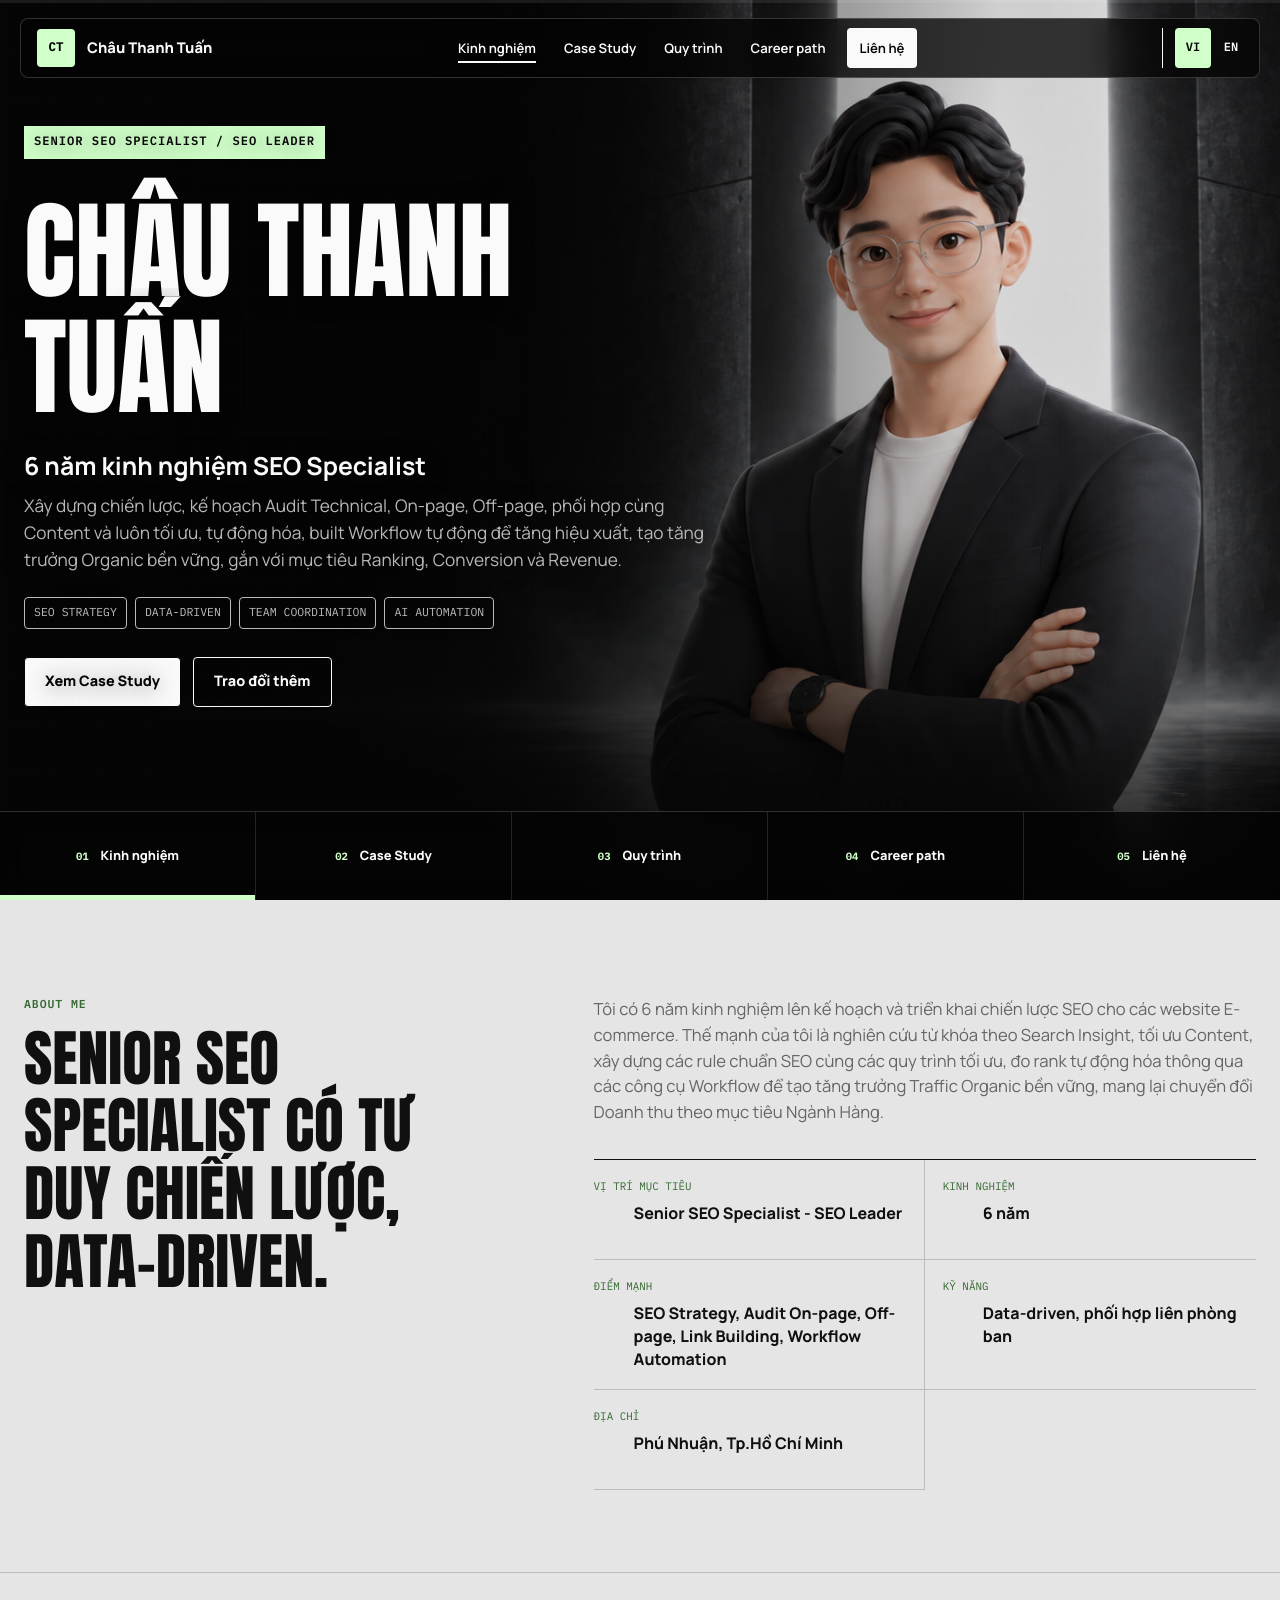
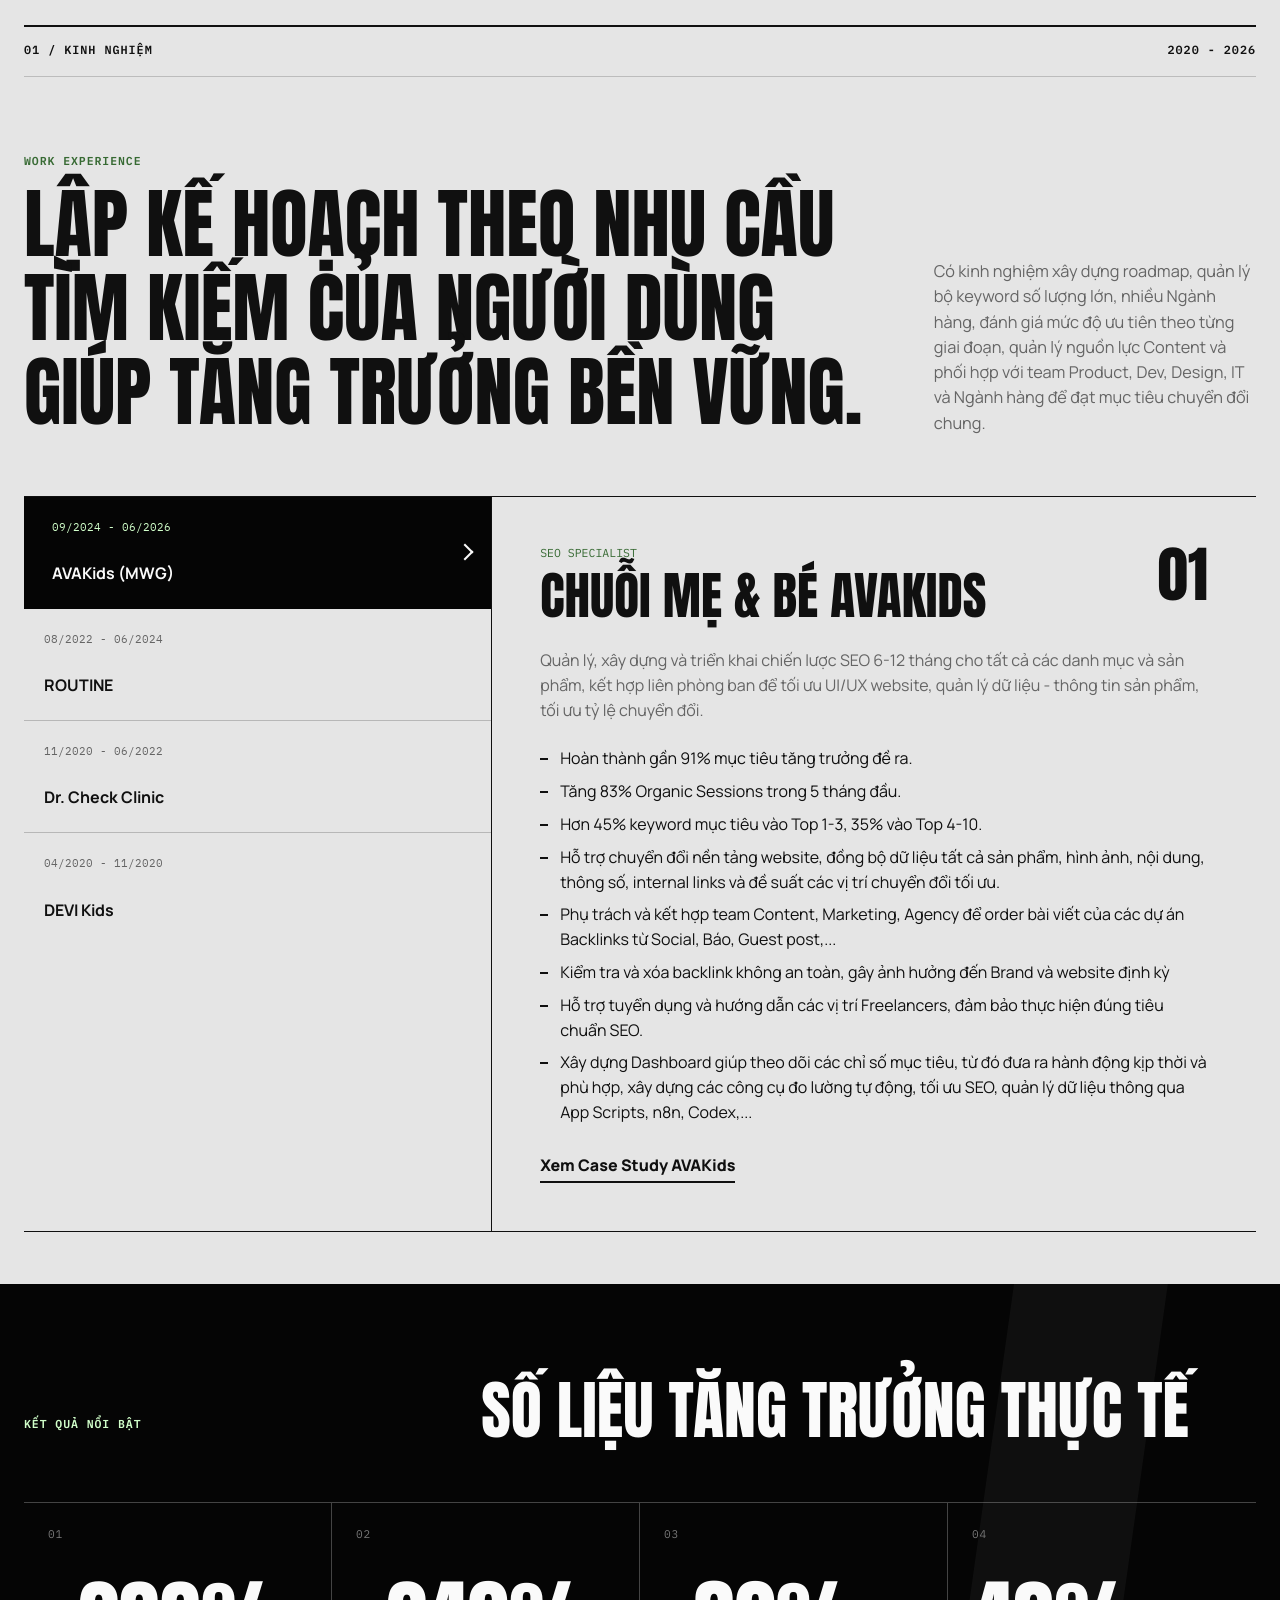
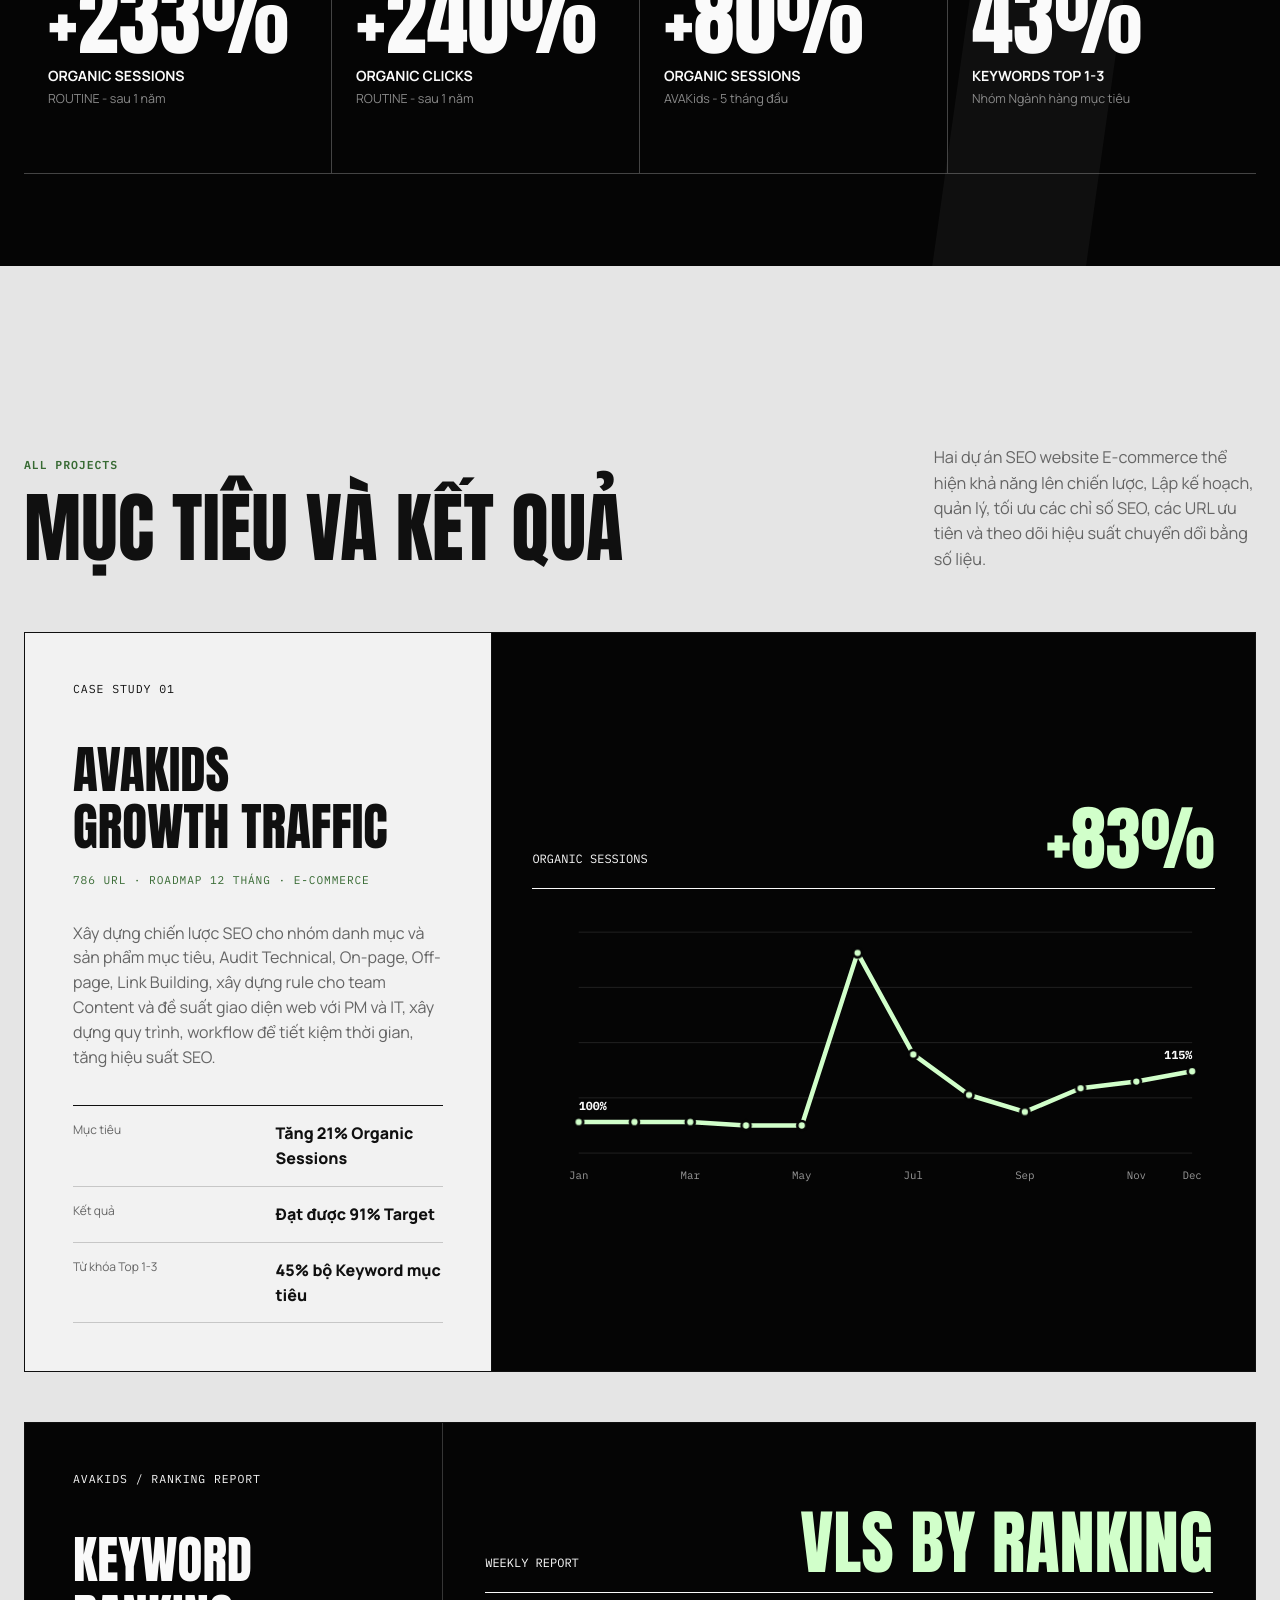
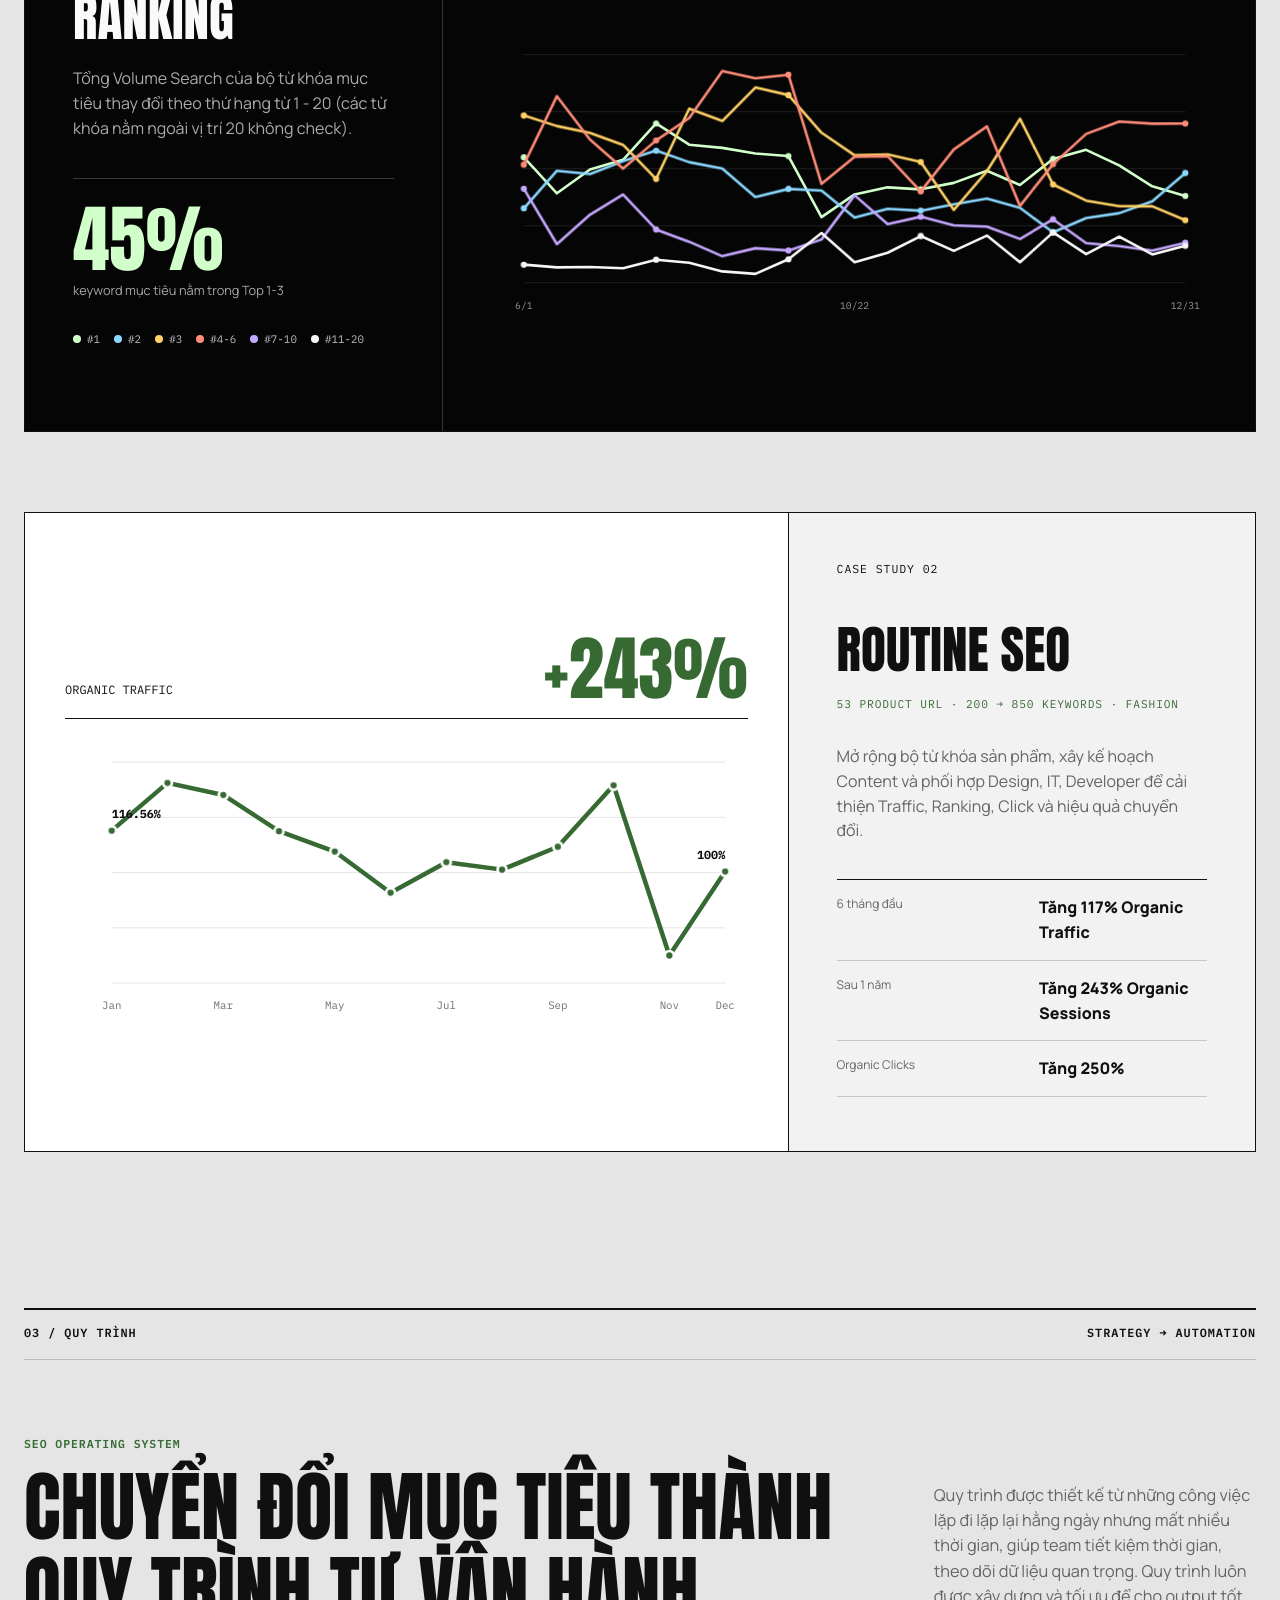
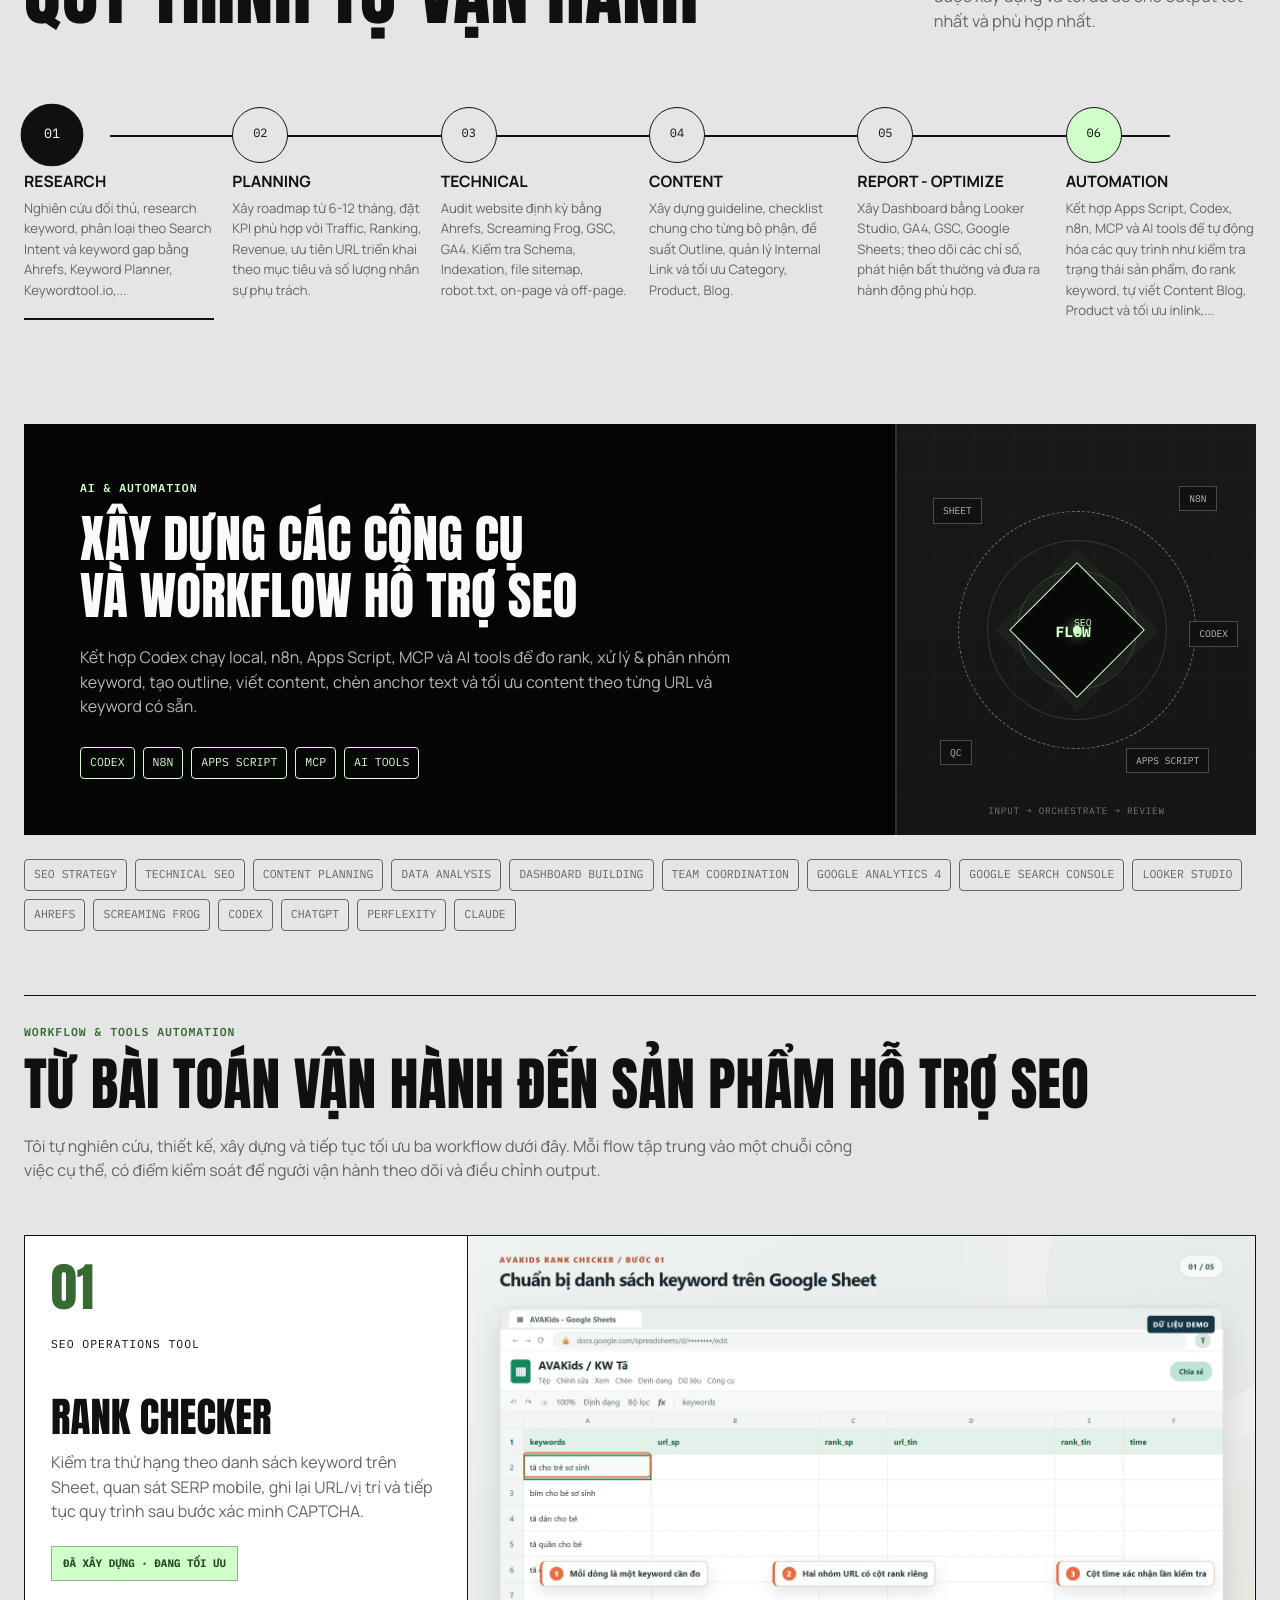
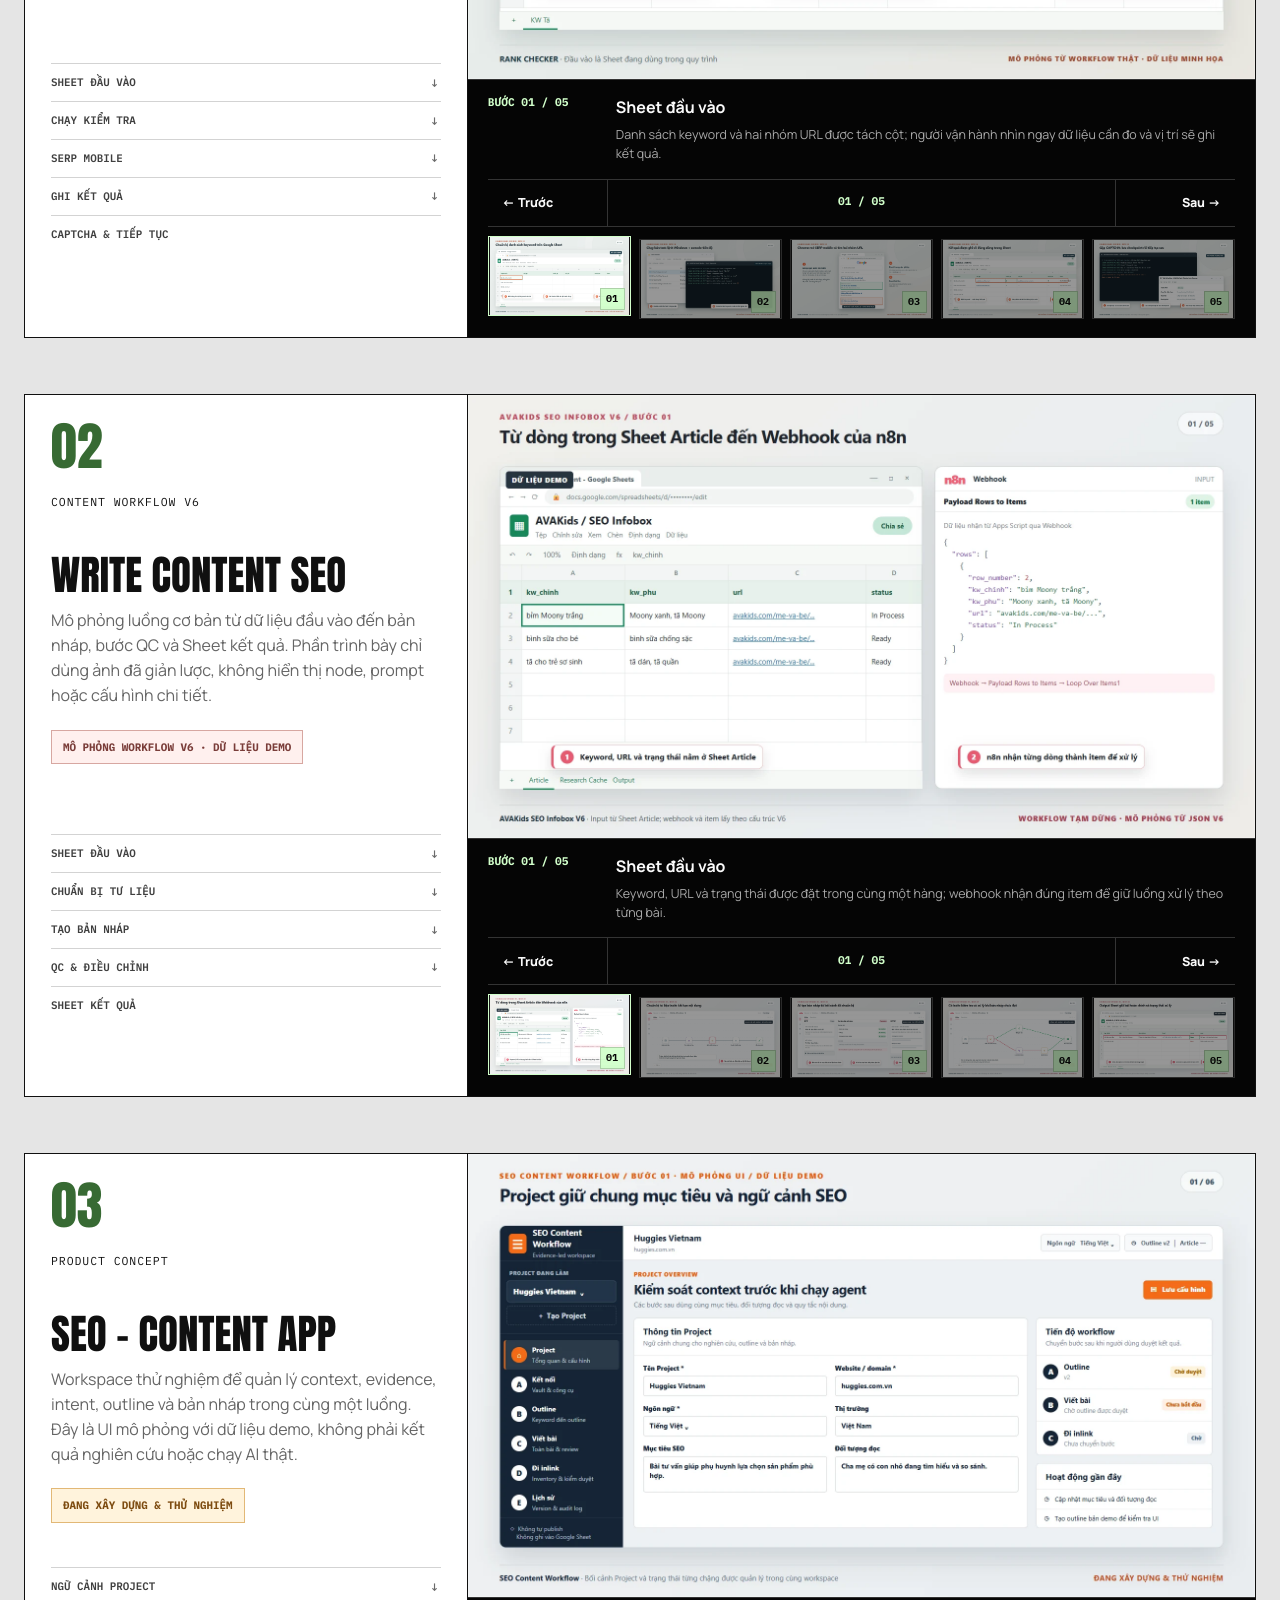
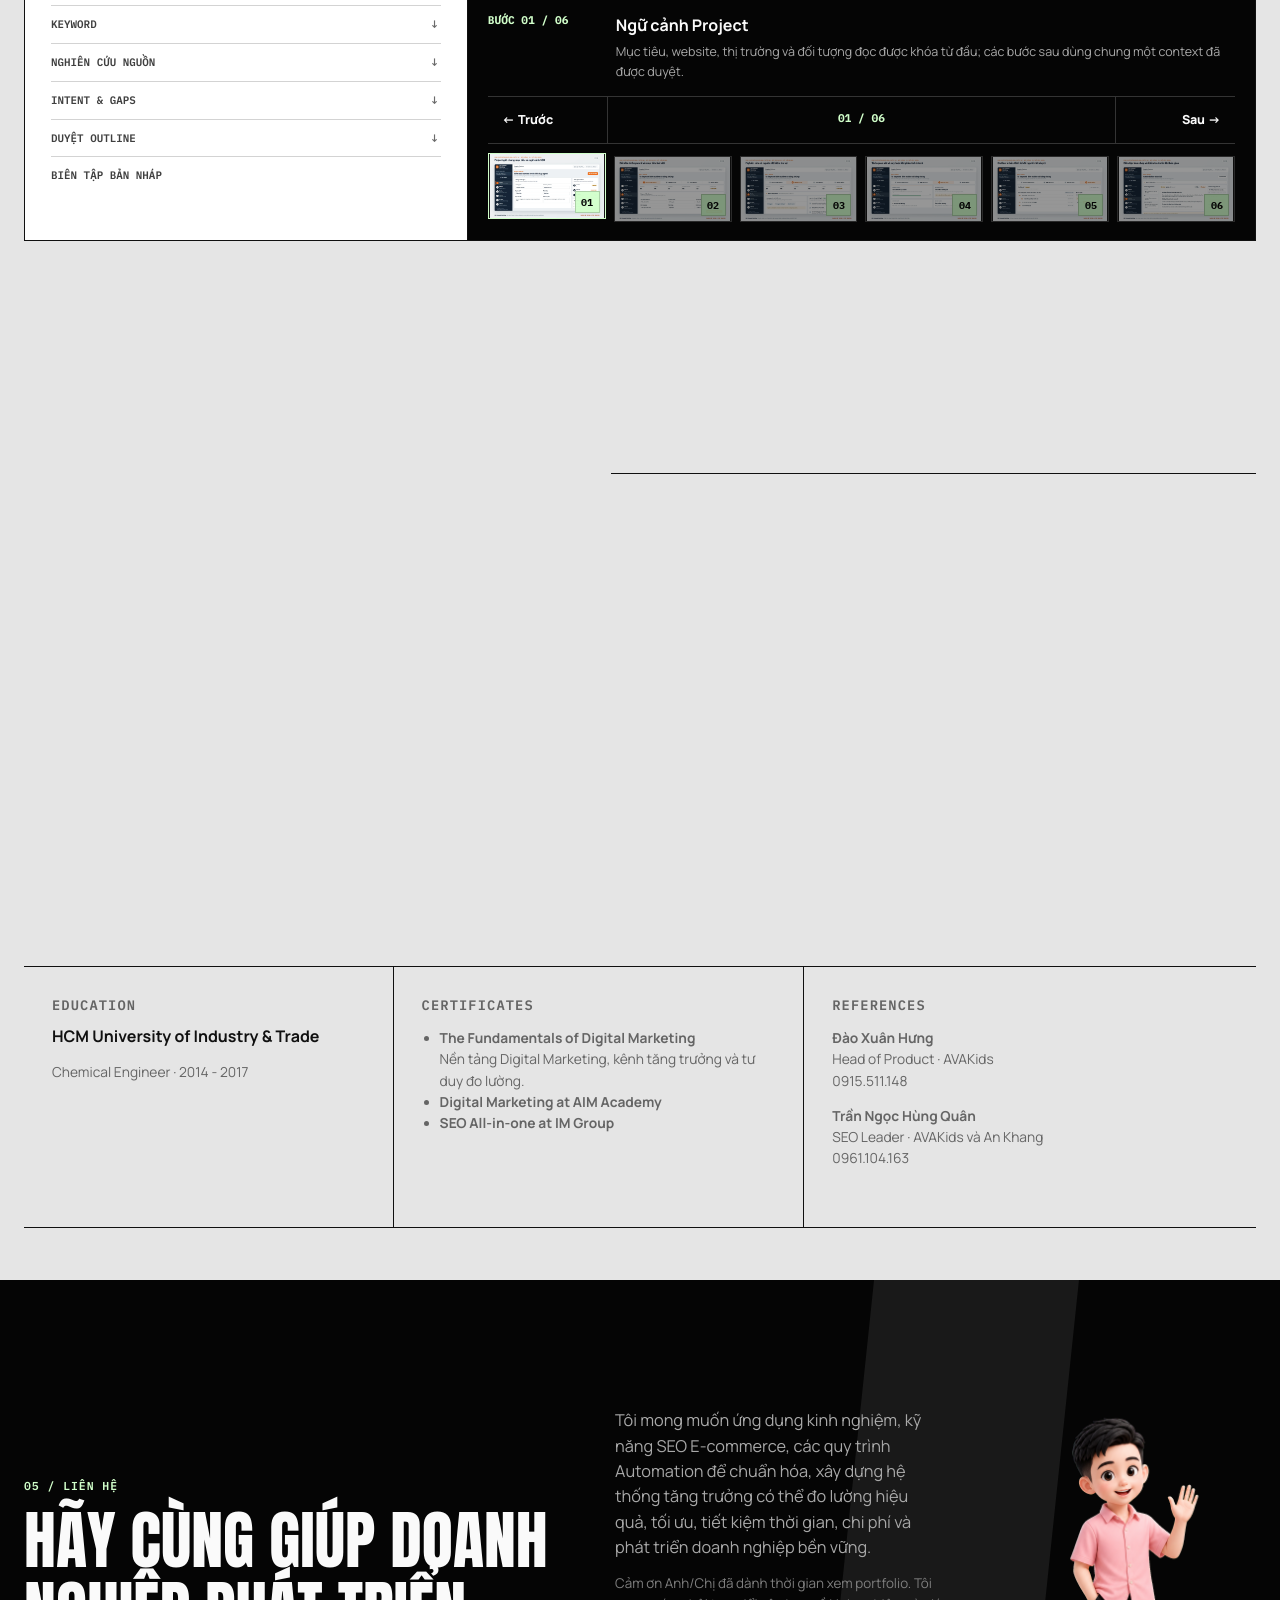
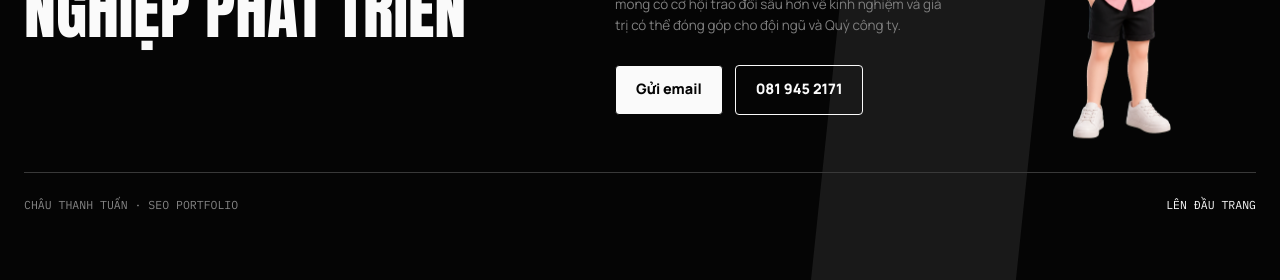
<file: index.html>
<!doctype html>
<html lang="vi">

<head>
  <meta charset="utf-8" />
  <meta name="viewport" content="width=device-width, initial-scale=1" />
  <title>Châu Thanh Tuấn | Senior SEO Specialist & SEO Leader</title>
  <meta name="description"
    content="Portfolio của Châu Thanh Tuấn - Senior SEO Specialist định hướng SEO Leader, tập trung E-commerce SEO, tăng trưởng Organic và Automation Workflow." />
  <link rel="canonical" href="https://cttuan244166.github.io/senior-seo-portfolio/" />
  <link rel="alternate" hreflang="vi" href="https://cttuan244166.github.io/senior-seo-portfolio/" />
  <link rel="alternate" hreflang="en" href="https://cttuan244166.github.io/senior-seo-portfolio/en/" />
  <link rel="alternate" hreflang="x-default" href="https://cttuan244166.github.io/senior-seo-portfolio/" />
  <link rel="preconnect" href="https://fonts.googleapis.com" />
  <link rel="preconnect" href="https://fonts.gstatic.com" crossorigin />
  <link
    href="https://fonts.googleapis.com/css2?family=Anton&family=IBM+Plex+Mono:wght@400;500&family=Manrope:wght@400;500;600;700;800&display=swap"
    rel="stylesheet" />
  <link rel="icon" type="image/svg+xml"
    href="data:image/svg+xml,%3Csvg xmlns='http://www.w3.org/2000/svg' viewBox='0 0 64 64'%3E%3Crect width='64' height='64' rx='10' fill='%23050505'/%3E%3Cpath d='M14 15h36v10H38v25H26V25H14z' fill='%23d1ffca'/%3E%3C/svg%3E" />
  <link rel="stylesheet" href="styles.css?v=20261021-inplace-language" />
</head>

<body>
  <div class="page-progress" aria-hidden="true"><span></span></div>
  <div class="pointer-light" aria-hidden="true"></div>

  <header class="site-header" id="siteHeader">
    <a class="brand" href="#top" aria-label="Về đầu trang">
      <span class="brand-mark">CT</span>
      <span class="brand-name">Châu Thanh Tuấn</span>
    </a>

    <button class="menu-toggle" id="menuToggle" type="button" aria-expanded="false" aria-controls="mainNav">
      <span></span><span></span><span class="sr-only">Mở menu</span>
    </button>

    <nav class="nav-links" id="mainNav" aria-label="Điều hướng chính">
      <a href="#experience">Kinh nghiệm</a>
      <a href="#case-studies">Case Study</a>
      <a href="#process">Quy trình</a>
      <a href="#career">Career path</a>
      <a class="nav-contact" href="#contact">Liên hệ</a>
    </nav>
    <nav class="language-switch" aria-label="Ngôn ngữ">
      <a href="./" lang="vi" hreflang="vi" aria-label="Tiếng Việt" aria-current="page" data-language-link>VI</a>
      <a href="en/" lang="en" hreflang="en" aria-label="English" data-language-link>EN</a>
    </nav>
  </header>

  <main id="top">
    <section class="hero" aria-labelledby="heroTitle">
      <div class="hero-plate" id="heroPortrait" aria-hidden="true"></div>
      <div class="hero-grain" aria-hidden="true"></div>

      <div class="hero-inner">
        <div class="hero-copy">
          <p class="hero-eyebrow hero-enter">Senior SEO Specialist / SEO Leader</p>
          <h1 id="heroTitle" class="hero-title" aria-label="Châu Thanh Tuấn">
            <span class="title-line"><span>CHÂU THANH</span></span>
            <span class="title-line"><span>TUẤN</span></span>
          </h1>
          <p class="hero-role hero-enter">6 năm kinh nghiệm SEO Specialist</p>
          <p class="hero-lead hero-enter">
            Xây dựng chiến lược, kế hoạch Audit Technical, On-page, Off-page, phối hợp cùng Content và luôn tối ưu, tự
            động hóa, built Workflow tự động để tăng hiệu xuất, tạo tăng trưởng Organic bền vững, gắn với mục tiêu
            Ranking, Conversion và Revenue.
          </p>
          <div class="hero-tags hero-enter" aria-label="Năng lực nổi bật">
            <span>SEO Strategy</span>
            <span>Data-driven</span>
            <span>Team Coordination</span>
            <span>AI Automation</span>
          </div>
          <div class="hero-actions hero-enter">
            <a class="button button-light magnetic" href="#case-studies">Xem Case Study</a>
            <a class="button button-ghost magnetic email-action" href="#contact">Trao đổi thêm</a>
          </div>
        </div>

      </div>

      <nav class="hero-agenda" aria-label="Nội dung portfolio">
        <a href="#experience"><span>01</span>Kinh nghiệm</a>
        <a href="#case-studies"><span>02</span>Case Study</a>
        <a href="#process"><span>03</span>Quy trình</a>
        <a href="#career"><span>04</span>Career path</a>
        <a href="#contact"><span>05</span>Liên hệ</a>
      </nav>
    </section>

    <section class="about-band section-light" aria-labelledby="aboutTitle">
      <div class="section-shell about-grid">
        <div class="about-heading reveal">
          <p class="eyebrow">About me</p>
          <h2 id="aboutTitle">Senior SEO Specialist có tư duy chiến lược, data-driven.</h2>
        </div>
        <div class="about-copy reveal">
          <p>
            Tôi có 6 năm kinh nghiệm lên kế hoạch và triển khai chiến lược SEO cho các website E-commerce. Thế mạnh
            của tôi là nghiên cứu từ khóa theo Search Insight, tối ưu Content, xây dựng các rule chuẩn SEO cùng các quy
            trình tối ưu, đo rank tự động hóa thông qua các công cụ Workflow để tạo tăng trưởng Traffic Organic bền
            vững, mang lại chuyển đổi Doanh thu theo mục tiêu Ngành Hàng.
          </p>
          <dl class="about-profile">
            <div>
              <dt>Vị trí mục tiêu</dt>
              <dd>Senior SEO Specialist - SEO Leader</dd>
            </div>
            <div>
              <dt>Kinh nghiệm</dt>
              <dd>6 năm</dd>
            </div>
            <div>
              <dt>Điểm mạnh</dt>
              <dd>SEO Strategy, Audit On-page, Off-page, Link Building, Workflow Automation</dd>
            </div>
            <div>
              <dt>Kỹ năng</dt>
              <dd>Data-driven, phối hợp liên phòng ban</dd>
            </div>
            <div>
              <dt>Địa chỉ</dt>
              <dd>Phú Nhuận, Tp.Hồ Chí Minh</dd>
            </div>
          </dl>
        </div>
      </div>
    </section>

    <section class="section section-light" id="experience" data-nav-section>
      <div class="section-shell">
        <div class="chapter-divider reveal">
          <span>01 / KINH NGHIỆM</span>
          <span>2020 - 2026</span>
        </div>

        <div class="section-intro reveal">
          <div>
            <p class="eyebrow">Work Experience</p>
            <h2>Lập kế hoạch theo nhu cầu tìm kiếm của người dùng giúp tăng trưởng bền vững.</h2>
          </div>
          <p>
            Có kinh nghiệm xây dựng roadmap, quản lý bộ keyword số lượng lớn, nhiều Ngành hàng, đánh giá mức độ ưu tiên
            theo từng giai đoạn, quản lý nguồn lực Content và phối hợp với team Product, Dev, Design, IT và Ngành hàng
            để đạt mục tiêu chuyển đổi chung.
          </p>
        </div>

        <div class="experience-layout reveal">
          <div class="experience-tabs" role="tablist" aria-label="Kinh nghiệm làm việc">
            <button class="experience-tab is-active" type="button" role="tab" aria-selected="true"
              aria-controls="experience-panel-0" id="experience-tab-0" data-tab="0">
              <span>09/2024 - 06/2026</span><strong>AVAKids (MWG)</strong>
            </button>
            <button class="experience-tab" type="button" role="tab" aria-selected="false"
              aria-controls="experience-panel-1" id="experience-tab-1" tabindex="-1" data-tab="1">
              <span>08/2022 - 06/2024</span><strong>ROUTINE</strong>
            </button>
            <button class="experience-tab" type="button" role="tab" aria-selected="false"
              aria-controls="experience-panel-2" id="experience-tab-2" tabindex="-1" data-tab="2">
              <span>11/2020 - 06/2022</span><strong>Dr. Check Clinic</strong>
            </button>
            <button class="experience-tab" type="button" role="tab" aria-selected="false"
              aria-controls="experience-panel-3" id="experience-tab-3" tabindex="-1" data-tab="3">
              <span>04/2020 - 11/2020</span><strong>DEVI Kids</strong>
            </button>
          </div>

          <div class="experience-panels">
            <article class="experience-panel is-active" id="experience-panel-0" role="tabpanel"
              aria-labelledby="experience-tab-0" data-panel="0">
              <div class="panel-heading">
                <div>
                  <p>SEO Specialist</p>
                  <h3>Chuỗi Mẹ &amp; Bé AVAKids</h3>
                </div>
                <span>01</span>
              </div>
              <p>
                Quản lý, xây dựng và triển khai chiến lược SEO 6-12 tháng cho tất cả các danh mục và sản phẩm, kết hợp
                liên phòng ban để tối ưu UI/UX website, quản lý dữ liệu - thông tin sản phẩm, tối ưu tỷ lệ chuyển đổi.
              </p>
              <ul>
                <li>Hoàn thành gần 91% mục tiêu tăng trưởng đề ra.</li>
                <li>Tăng 83% Organic Sessions trong 5 tháng đầu.</li>
                <li>Hơn 45% keyword mục tiêu vào Top 1-3, 35% vào Top 4-10.</li>
                <li>Hỗ trợ chuyển đổi nền tảng website, đồng bộ dữ liệu tất cả sản phẩm, hình ảnh, nội dung, thông số,
                  internal links và đề suất các vị trí chuyển đổi tối ưu.</li>
                <li>Phụ trách và kết hợp team Content, Marketing, Agency để order bài viết của các dự án Backlinks từ
                  Social, Báo, Guest post,...</li>
                <li>Kiểm tra và xóa backlink không an toàn, gây ảnh hưởng đến Brand và website định kỳ</li>
                <li>Hỗ trợ tuyển dụng và hướng dẫn các vị trí Freelancers, đảm bảo thực hiện đúng tiêu chuẩn SEO.</li>
                <li>Xây dựng Dashboard giúp theo dõi các chỉ số mục tiêu, từ đó đưa ra hành động kịp thời và phù hợp,
                  xây dựng các công cụ đo lường tự động, tối ưu SEO, quản lý dữ liệu thông qua App Scripts, n8n,
                  Codex,...</li>
              </ul>
              <a href="#case-avakids" class="text-link">Xem Case Study AVAKids</a>
            </article>

            <article class="experience-panel" id="experience-panel-1" role="tabpanel" aria-labelledby="experience-tab-1"
              data-panel="1" hidden>
              <div class="panel-heading">
                <div>
                  <p>SEO Executive</p>
                  <h3>ROUTINE</h3>
                </div>
                <span>02</span>
              </div>
              <p>
                Xây dựng kế hoạch SEO dài hạn cho website thời trang; quản lý team Content, Intern và Freelancers; phối
                hợp Design, IT và Developer để cải thiện hiển thị, tối ưu các đầu mục SEO và tăng tủ lệ chuyển đổi.
              </p>
              <ul>
                <li>Tăng 117% Organic Traffic trong 6 tháng đầu.</li>
                <li>Tăng hơn 243% Organic Sessions và 250% Click sau 1 năm.</li>
                <li>Mở rộng bộ từ khóa sản phẩm từ 200 lên khoảng 850 keyword.</li>
                <li>Lập kế hoạch, phân công và kiểm soát chất lượng nội dung theo tháng.</li>
              </ul>
              <a href="#case-routine" class="text-link">Xem Case Study ROUTINE</a>
            </article>

            <article class="experience-panel" id="experience-panel-2" role="tabpanel" aria-labelledby="experience-tab-2"
              data-panel="2" hidden>
              <div class="panel-heading">
                <div>
                  <p>SEO Executive</p>
                  <h3>Dr. Check Clinic</h3>
                </div>
                <span>03</span>
              </div>
              <p>
                Nghiên cứu từ khóa theo mục tiêu phát triển và nhu cầu tìm kiếm của người dùng, xây dựng outline và nội
                dung sức khỏe chuẩn SEO; hỗ trợ backlink, website vệ tinh
                và theo dõi hiệu suất bằng Google Analytics, Search Console và Ahrefs.
              </p>
              <ul>
                <li>Lập kế hoạch và tối ưu SEO cho website mới phát triển.</li>
                <li>Phụ trách lên kế hoạch, viết và kiểm duyệt tất cả các nội dung trong lĩnh vực Healthcare. Đảm bảo
                  đáp ứng các yêu cầu của Google và tiêu chuẩn E-E-A-T.</li>
                <li>Phối hợp cùng Bác sĩ trong quá trình kiểm duyệt, đảm bảo nội dung chính xác, đầy đủ và giải đáp được
                  paint point của người dùng.</li>
                <li>Theo dõi thứ hạng từ khóa và lập báo cáo SEO định kỳ.</li>
              </ul>
            </article>

            <article class="experience-panel" id="experience-panel-3" role="tabpanel" aria-labelledby="experience-tab-3"
              data-panel="3" hidden>
              <div class="panel-heading">
                <div>
                  <p>Digital Marketing</p>
                  <h3>DEVI Kids Import-Export Company</h3>
                </div>
                <span>04</span>
              </div>
              <p>
                Lập kế hoạch Facebook Ads, Google Ads; nghiên cứu từ khóa, xây dựng nội dung và hình ảnh sản phẩm;
                quản trị Facebook và thực hiện báo cáo định kỳ.
              </p>
              <ul>
                <li>Lập kế hoạch, lên nội dung và triển khai nội dung tất cả các nền tảng Organic và Paid Search bao gồm
                  Google và Facebook.</li>
                <li>Research từ khóa, lên ý tưởng, viết nội dung, chụp hình sản phẩm, thiết kế hình ảnh cho hệ trang
                  Blog và bài Social.</li>
                <li>Chạy quảng cáo Google và Facebook Ads, theo dõi và tối ưu chuyển đổi.</li>
              </ul>
            </article>
          </div>
        </div>
      </div>
    </section>

    <section class="kpi-band" aria-labelledby="kpiTitle">
      <div class="section-shell">
        <div class="kpi-heading reveal">
          <p class="eyebrow">Kết quả nổi bật</p>
          <h2 id="kpiTitle">Số liệu tăng trưởng thực tế</h2>
        </div>
        <div class="kpi-grid">
          <article class="kpi-item reveal">
            <span class="kpi-index">01</span>
            <strong data-counter data-value="243" data-prefix="+" data-suffix="%">+0%</strong>
            <h3>Organic Sessions</h3>
            <p>ROUTINE - sau 1 năm</p>
          </article>
          <article class="kpi-item reveal">
            <span class="kpi-index">02</span>
            <strong data-counter data-value="250" data-prefix="+" data-suffix="%">+0%</strong>
            <h3>Organic Clicks</h3>
            <p>ROUTINE - sau 1 năm</p>
          </article>
          <article class="kpi-item reveal">
            <span class="kpi-index">03</span>
            <strong data-counter data-value="83" data-prefix="+" data-suffix="%">+0%</strong>
            <h3>Organic Sessions</h3>
            <p>AVAKids - 5 tháng đầu</p>
          </article>
          <article class="kpi-item reveal">
            <span class="kpi-index">04</span>
            <strong data-counter data-value="45" data-suffix="%">0%</strong>
            <h3>Keywords Top 1-3</h3>
            <p>Nhóm Ngành hàng mục tiêu</p>
          </article>
        </div>
      </div>
    </section>

    <section class="section section-light" id="case-studies" data-nav-section>
      <div class="section-shell">
        <div class="chapter-divider reveal">
          <span>02 / CASE STUDY</span>
          <span>DATA → ACTION → GROWTH</span>
        </div>

        <div class="section-intro reveal">
          <div>
            <p class="eyebrow">All Projects</p>
            <h2>Mục tiêu và kết quả</h2>
          </div>
          <p>
            Hai dự án SEO website E-commerce thể hiện khả năng lên chiến lược, Lập kế hoạch, quản lý, tối ưu các chỉ số
            SEO, các URL ưu tiên và theo dõi hiệu suất chuyển dổi bằng số liệu.
          </p>
        </div>

        <article class="case-study reveal" id="case-avakids">
          <div class="case-copy">
            <p class="case-number">CASE STUDY 01</p>
            <h3>AVAKids Growth Traffic</h3>
            <p class="case-meta">786 URL · ROADMAP 12 THÁNG · E-COMMERCE</p>
            <p>
              Xây dựng chiến lược SEO cho nhóm danh mục và sản phẩm mục tiêu, Audit Technical, On-page, Off-page, Link
              Building, xây dựng rule cho team Content và đề suất giao diện web với PM và IT, xây dựng quy trình,
              workflow để tiết kiệm thời gian, tăng hiệu suất SEO.
            </p>
            <dl class="case-facts">
              <div>
                <dt>Mục tiêu</dt>
                <dd>Tăng 21% Organic Sessions</dd>
              </div>
              <div>
                <dt>Kết quả</dt>
                <dd>Đạt được 91% Target</dd>
              </div>
              <div>
                <dt>Từ khóa Top 1-3</dt>
                <dd>45% bộ Keyword mục tiêu</dd>
              </div>
            </dl>
          </div>
          <div class="chart-stage">
            <div class="chart-topline"><span>Organic Sessions</span><strong>+83%</strong></div>
            <svg class="line-chart" viewBox="0 0 760 340" role="img" aria-label="Biểu đồ Organic Sessions AVAKids"
              data-series-name="Organic Sessions" data-unit="%"
              data-labels="Jan,Feb,Mar,Apr,May,Jun,Jul,Aug,Sep,Oct,Nov,Dec"
              data-values="100,100,100,99,99,150,120,108,103,110,112,115"></svg>
          </div>
        </article>

        <article class="ranking-study reveal" id="case-avakids-ranking">
          <div class="ranking-copy">
            <p class="case-number">AVAKIDS / RANKING REPORT</p>
            <h3>Keyword Ranking</h3>
            <p>
              Tổng Volume Search của bộ từ khóa mục tiêu thay đổi theo thứ hạng từ 1 - 20 (các từ khóa nằm ngoài vị trí
              20 không check).
            </p>
            <div class="ranking-highlight"><strong>45%</strong><span>keyword mục tiêu nằm trong Top 1-3</span></div>
            <div class="chart-legend" aria-label="Chú giải nhóm thứ hạng">
              <span style="--legend:#d1ffca">#1</span><span style="--legend:#8ad7ff">#2</span>
              <span style="--legend:#ffd166">#3</span><span style="--legend:#ff8c78">#4-6</span>
              <span style="--legend:#c6a7ff">#7-10</span><span style="--legend:#f5f5f5">#11-20</span>
            </div>
          </div>
          <div class="ranking-chart-stage">
            <div class="chart-topline"><span>Weekly Report</span><strong>VLS by Ranking</strong></div>
            <svg class="multi-line-chart" viewBox="0 0 900 380" role="img"
              aria-label="Biểu đồ Search Volume theo nhóm thứ hạng từ khóa AVAKids"
              data-labels="6/1,7/2,7/9,7/16,8/6,8/27,9/3,9/10,9/17,10/8,10/22,10/29,11/5,11/12,11/19,11/25,12/2,12/9,12/16,12/29,12/31"
              data-series="#1:38525,27470,34770,37750,48925,42390,41420,39700,38900,20155,27125,29295,28685,30670,34385,30000,38010,40825,36050,29615,26665;#2:22865,34400,33410,37355,40580,37045,35100,26325,28825,28305,20010,22745,22140,24125,25860,23040,15510,19880,21380,25050,33720;#3:51350,48120,46010,42335,31865,53455,49680,59960,57640,46070,39135,39410,37095,22365,34250,50360,30185,25215,23510,23465,19215;#4-6:36275,57295,43960,35055,43715,50590,65045,62810,63895,30365,38715,38885,28045,40940,48035,23595,36420,45715,49525,48875,48895;#7-10:28880,11885,20915,27110,16355,12590,8155,10610,9910,13295,26880,18040,20285,17635,17245,13450,19495,12170,11285,9860,12275;#11-20:5565,4720,4850,4445,7070,6135,3490,2720,7210,15280,6275,9205,14345,9800,14495,6280,15470,8780,14185,8695,11355"></svg>
          </div>
        </article>

        <article class="case-study case-study-reverse reveal" id="case-routine">
          <div class="case-copy">
            <p class="case-number">CASE STUDY 02</p>
            <h3>ROUTINE SEO</h3>
            <p class="case-meta">53 PRODUCT URL · 200 → 850 KEYWORDS · FASHION</p>
            <p>
              Mở rộng bộ từ khóa sản phẩm, xây kế hoạch Content và phối hợp Design, IT, Developer để cải thiện Traffic,
              Ranking, Click và hiệu quả chuyển đổi.
            </p>
            <dl class="case-facts">
              <div>
                <dt>6 tháng đầu</dt>
                <dd>Tăng 117% Organic Traffic</dd>
              </div>
              <div>
                <dt>Sau 1 năm</dt>
                <dd>Tăng 243% Organic Sessions</dd>
              </div>
              <div>
                <dt>Organic Clicks</dt>
                <dd>Tăng 250%</dd>
              </div>
            </dl>
          </div>
          <div class="chart-stage chart-stage-light">
            <div class="chart-topline"><span>Organic Traffic</span><strong>+243%</strong></div>
            <svg class="line-chart" viewBox="0 0 760 340" role="img" aria-label="Biểu đồ Organic Traffic ROUTINE"
              data-series-name="Organic Traffic" data-unit="%"
              data-labels="Jan,Feb,Mar,Apr,May,Jun,Jul,Aug,Sep,Oct,Nov,Dec"
              data-values="116.56,135.92,131.02,116.33,108.11,91.44,103.80,100.78,110.06,134.93,66.01,100"></svg>
          </div>
        </article>
      </div>
    </section>

    <section class="section section-light process-section" id="process" data-nav-section>
      <div class="section-shell">
        <div class="chapter-divider reveal">
          <span>03 / QUY TRÌNH</span>
          <span>STRATEGY → AUTOMATION</span>
        </div>

        <div class="section-intro reveal">
          <div>
            <p class="eyebrow">SEO Operating System</p>
            <h2>Chuyển đổi mục tiêu thành quy trình tự vận hành</h2>
          </div>
          <p>
            Quy trình được thiết kế từ những công việc lặp đi lặp lại hằng ngày nhưng mất nhiều thời gian, giúp team
            tiết kiệm thời gian, theo dõi dữ liệu quan trọng. Quy trình luôn được xây dựng và tối ưu để cho output tốt
            nhất và phù hợp nhất.
          </p>
        </div>

        <div class="workflow" id="workflow">
          <div class="workflow-line" aria-hidden="true"><span></span></div>
          <article class="workflow-step reveal" style="--step-delay: 0ms">
            <span>01</span>
            <h3>Research</h3>
            <p>Nghiên cứu đối thủ, research keyword, phân loại theo Search Intent và keyword gap bằng Ahrefs, Keyword
              Planner, Keywordtool.io,...</p>
          </article>
          <article class="workflow-step reveal" style="--step-delay: 100ms">
            <span>02</span>
            <h3>Planning</h3>
            <p>Xây roadmap từ 6-12 tháng, đặt KPI phù hợp với Traffic, Ranking, Revenue, ưu tiên URL triển khai theo mục
              tiêu và số
              lượng nhân sự phụ trách.</p>
          </article>
          <article class="workflow-step reveal" style="--step-delay: 300ms">
            <span>03</span>
            <h3>Technical</h3>
            <p>Audit website định kỳ bằng Ahrefs, Screaming Frog, GSC, GA4. Kiểm tra Schema, Indexation, file sitemap,
              robot.txt, on-page và off-page.</p>
          </article>
          <article class="workflow-step reveal" style="--step-delay: 200ms">
            <span>04</span>
            <h3>Content</h3>
            <p>Xây dựng guideline, checklist chung cho từng bộ phận, đề suất Outline, quản lý Internal Link và tối ưu
              Category, Product, Blog.</p>
          </article>
          <article class="workflow-step reveal" style="--step-delay: 400ms">
            <span>05</span>
            <h3>Report - Optimize</h3>
            <p>Xây Dashboard bằng Looker Studio, GA4, GSC, Google Sheets; theo dõi các chỉ số, phát hiện bất thường và
              đưa ra hành động phù hợp.</p>
          </article>
          <article class="workflow-step workflow-step-accent reveal" style="--step-delay: 500ms">
            <span>06</span>
            <h3>Automation</h3>
            <p>Kết hợp Apps Script, Codex, n8n, MCP và AI tools để tự động hóa các quy trình như kiểm tra trạng thái sản
              phẩm, đo rank keyword, tự viết Content Blog, Product và tối ưu inlink,...</p>
          </article>
        </div>

        <div class="automation-panel reveal">
          <div class="automation-copy">
            <p class="eyebrow">AI & Automation</p>
            <h3>Xây dựng các công cụ và workflow hỗ trợ SEO</h3>
            <p>
              Kết hợp Codex chạy local, n8n, Apps Script, MCP và AI tools để đo rank, xử lý & phân nhóm keyword, tạo
              outline, viết content, chèn anchor text và tối ưu content theo từng URL và keyword có sẵn.
            </p>
            <div class="tool-list" aria-label="Công cụ automation">
              <span>CODEX</span><span>N8N</span><span>APPS SCRIPT</span><span>MCP</span><span>AI TOOLS</span>
            </div>
          </div>
          <div class="automation-visual" aria-hidden="true">
            <div class="automation-visual-ring"></div>
            <span class="automation-visual-node node-sheet">SHEET</span>
            <span class="automation-visual-node node-n8n">N8N</span>
            <span class="automation-visual-node node-codex">CODEX</span>
            <span class="automation-visual-node node-apps">APPS SCRIPT</span>
            <span class="automation-visual-node node-qc">QC</span>
            <div class="automation-visual-core"><span>SEO</span><strong>FLOW</strong></div>
            <span class="automation-visual-signal"></span>
            <span class="automation-visual-signal signal-delayed"></span>
            <span class="automation-visual-label">INPUT → ORCHESTRATE → REVIEW</span>
          </div>
        </div>

        <div class="skills-strip reveal" aria-label="Skills and tools">
          <span>SEO Strategy</span><span>Technical SEO</span><span>Content Planning</span>
          <span>Data Analysis</span><span>Dashboard Building</span><span>Team Coordination</span>
          <span>Google Analytics 4</span><span>Google Search Console</span><span>Looker
            Studio</span><span>Ahrefs</span><span>Screaming Frog</span>
          <span>Codex</span><span>ChatGPT</span><span>Perflexity</span><span>Claude</span>
        </div>

        <section class="automation-showcase" id="workflow-tools-automation" aria-labelledby="automationShowcaseTitle">
          <div class="automation-showcase-head reveal">
            <div>
              <p class="eyebrow">Workflow &amp; Tools Automation</p>
              <h2 id="automationShowcaseTitle">Từ bài toán vận hành đến sản phẩm hỗ trợ SEO</h2>
            </div>
            <p>
              Tôi tự nghiên cứu, thiết kế, xây dựng và tiếp tục tối ưu ba workflow dưới đây. Mỗi flow tập trung vào
              một chuỗi công việc cụ thể, có điểm kiểm soát để người vận hành theo dõi và điều chỉnh output.
            </p>
          </div>

          <article class="workflow-product reveal" data-gallery>
            <header class="workflow-product-head">
              <span class="workflow-product-index">01</span>
              <div>
                <p class="case-number">SEO OPERATIONS TOOL</p>
                <h3>Rank Checker</h3>
                <p>
                  Kiểm tra thứ hạng theo danh sách keyword trên Sheet, quan sát SERP mobile, ghi lại URL/vị trí và
                  tiếp tục quy trình sau bước xác minh CAPTCHA.
                </p>
              </div>
              <span class="workflow-status">Đã xây dựng · đang tối ưu</span>
            </header>

            <ol class="workflow-journey" aria-label="Hành trình Rank Checker">
              <li>Sheet đầu vào</li>
              <li>Chạy kiểm tra</li>
              <li>SERP mobile</li>
              <li>Ghi kết quả</li>
              <li>CAPTCHA &amp; tiếp tục</li>
            </ol>

            <div class="workflow-gallery">
              <figure class="workflow-main-figure">
                <div class="workflow-main-media">
                  <img class="workflow-main-image" src="workflow/rank-checker/01-sheet-dau-vao.webp"
                    alt="Sheet đầu vào của Rank Checker với danh sách keyword và các cột kết quả" width="1600"
                    height="900" loading="lazy" />
                </div>
                <figcaption class="workflow-caption" aria-live="polite">
                  <span class="workflow-caption-step">BƯỚC 01 / 05</span>
                  <div>
                    <strong>Sheet đầu vào</strong>
                    <p>Danh sách keyword và hai nhóm URL được tách cột; người vận hành nhìn ngay dữ liệu cần đo và vị
                      trí sẽ ghi kết quả.</p>
                  </div>
                </figcaption>
              </figure>

              <div class="workflow-gallery-controls">
                <div class="workflow-gallery-actions">
                  <button class="workflow-gallery-button" type="button" data-gallery-prev
                    aria-label="Xem bước trước của Rank Checker">← <span>Trước</span></button>
                  <span class="workflow-gallery-count" data-gallery-count>01 / 05</span>
                  <button class="workflow-gallery-button" type="button" data-gallery-next
                    aria-label="Xem bước sau của Rank Checker"><span>Sau</span> →</button>
                </div>
                <div class="workflow-thumbnails" aria-label="Các bước của Rank Checker">
                  <button class="workflow-thumbnail is-active" type="button" aria-label="Bước 1: Sheet đầu vào"
                    data-src="workflow/rank-checker/01-sheet-dau-vao.webp"
                    data-alt="Sheet đầu vào của Rank Checker với danh sách keyword và các cột kết quả"
                    data-label="Sheet đầu vào"
                    data-caption="Danh sách keyword và hai nhóm URL được tách cột; người vận hành nhìn ngay dữ liệu cần đo và vị trí sẽ ghi kết quả.">
                    <img src="workflow/rank-checker/01-sheet-dau-vao.webp" alt="" width="1600" height="900"
                      loading="lazy" /><span>01</span>
                  </button>
                  <button class="workflow-thumbnail" type="button" aria-label="Bước 2: Chạy kiểm tra"
                    data-src="workflow/rank-checker/02-chay-test-console.webp"
                    data-alt="Console hiển thị tiến trình kiểm tra thứ hạng theo từng keyword"
                    data-label="Chạy kiểm tra"
                    data-caption="Console hiển thị tiến trình theo từng keyword; trạng thái ngắn gọn giúp nhận biết đang chạy, bỏ qua hay cần can thiệp.">
                    <img src="workflow/rank-checker/02-chay-test-console.webp" alt="" width="1600" height="900"
                      loading="lazy" /><span>02</span>
                  </button>
                  <button class="workflow-thumbnail" type="button" aria-label="Bước 3: Xem SERP mobile"
                    data-src="workflow/rank-checker/03-chrome-mobile-serp.webp"
                    data-alt="Chrome hiển thị trang kết quả tìm kiếm Google trên viewport mobile"
                    data-label="SERP mobile"
                    data-caption="Chrome mô phỏng kết quả tìm kiếm trên mobile; viewport cố định giúp đối chiếu URL và thứ hạng nhất quán.">
                    <img src="workflow/rank-checker/03-chrome-mobile-serp.webp" alt="" width="1600" height="900"
                      loading="lazy" /><span>03</span>
                  </button>
                  <button class="workflow-thumbnail" type="button" aria-label="Bước 4: Ghi kết quả"
                    data-src="workflow/rank-checker/04-sheet-ket-qua.webp"
                    data-alt="Sheet kết quả Rank Checker với vị trí, URL tìm thấy và thời gian kiểm tra"
                    data-label="Ghi kết quả"
                    data-caption="Rank, URL tìm thấy và thời gian được ghi cạnh dữ liệu đầu vào để người vận hành kiểm tra chéo nhanh.">
                    <img src="workflow/rank-checker/04-sheet-ket-qua.webp" alt="" width="1600" height="900"
                      loading="lazy" /><span>04</span>
                  </button>
                  <button class="workflow-thumbnail" type="button" aria-label="Bước 5: Xử lý CAPTCHA và tiếp tục"
                    data-src="workflow/rank-checker/05-captcha-resume.webp"
                    data-alt="Màn hình xử lý CAPTCHA và tiếp tục quy trình Rank Checker"
                    data-label="CAPTCHA &amp; tiếp tục"
                    data-caption="Khi Google yêu cầu xác minh, workflow dừng có kiểm soát và tiếp tục từ bước đang xử lý thay vì chạy lại từ đầu.">
                    <img src="workflow/rank-checker/05-captcha-resume.webp" alt="" width="1600" height="900"
                      loading="lazy" /><span>05</span>
                  </button>
                </div>
              </div>
            </div>
          </article>

          <article class="workflow-product reveal" data-gallery>
            <header class="workflow-product-head">
              <span class="workflow-product-index">02</span>
              <div>
                <p class="case-number">CONTENT WORKFLOW V6</p>
                <h3>Write Content SEO</h3>
                <p>
                  Mô phỏng luồng cơ bản từ dữ liệu đầu vào đến bản nháp, bước QC và Sheet kết quả. Phần trình bày chỉ
                  dùng ảnh đã giản lược, không hiển thị node, prompt hoặc cấu hình chi tiết.
                </p>
              </div>
              <span class="workflow-status workflow-status-demo">Mô phỏng workflow V6 · dữ liệu demo</span>
            </header>

            <ol class="workflow-journey" aria-label="Hành trình Write Content SEO">
              <li>Sheet đầu vào</li>
              <li>Chuẩn bị tư liệu</li>
              <li>Tạo bản nháp</li>
              <li>QC &amp; điều chỉnh</li>
              <li>Sheet kết quả</li>
            </ol>

            <div class="workflow-gallery">
              <figure class="workflow-main-figure">
                <div class="workflow-main-media">
                  <img class="workflow-main-image" src="workflow/avakids-infobox-v6/01-sheet-webhook.webp"
                    alt="Ảnh mô phỏng Sheet đầu vào và Webhook của workflow Write Content SEO" width="1600" height="900"
                    loading="lazy" />
                </div>
                <figcaption class="workflow-caption" aria-live="polite">
                  <span class="workflow-caption-step">BƯỚC 01 / 05</span>
                  <div>
                    <strong>Sheet đầu vào</strong>
                    <p>Keyword, URL và trạng thái được đặt trong cùng một hàng; webhook nhận đúng item để giữ luồng xử
                      lý theo từng bài.</p>
                  </div>
                </figcaption>
              </figure>

              <div class="workflow-gallery-controls">
                <div class="workflow-gallery-actions">
                  <button class="workflow-gallery-button" type="button" data-gallery-prev
                    aria-label="Xem bước trước của Write Content SEO">← <span>Trước</span></button>
                  <span class="workflow-gallery-count" data-gallery-count>01 / 05</span>
                  <button class="workflow-gallery-button" type="button" data-gallery-next
                    aria-label="Xem bước sau của Write Content SEO"><span>Sau</span> →</button>
                </div>
                <div class="workflow-thumbnails" aria-label="Các bước của Write Content SEO">
                  <button class="workflow-thumbnail is-active" type="button" aria-label="Bước 1: Sheet đầu vào"
                    data-src="workflow/avakids-infobox-v6/01-sheet-webhook.webp"
                    data-alt="Ảnh mô phỏng Sheet đầu vào và Webhook của workflow Write Content SEO"
                    data-label="Sheet đầu vào"
                    data-caption="Keyword, URL và trạng thái được đặt trong cùng một hàng; webhook nhận đúng item để giữ luồng xử lý theo từng bài.">
                    <img src="workflow/avakids-infobox-v6/01-sheet-webhook.webp" alt="" width="1600" height="900"
                      loading="lazy" /><span>01</span>
                  </button>
                  <button class="workflow-thumbnail" type="button" aria-label="Bước 2: Chuẩn bị tư liệu"
                    data-src="workflow/avakids-infobox-v6/02-research-cache.webp"
                    data-alt="Ảnh mô phỏng khu vực tổng hợp tư liệu nghiên cứu cho bài viết"
                    data-label="Chuẩn bị tư liệu"
                    data-caption="Nguồn tham khảo được gom thành một lớp dữ liệu riêng; quyết định này giúp tách phần research khỏi bước viết bản nháp.">
                    <img src="workflow/avakids-infobox-v6/02-research-cache.webp" alt="" width="1600" height="900"
                      loading="lazy" /><span>02</span>
                  </button>
                  <button class="workflow-thumbnail" type="button" aria-label="Bước 3: Tạo bản nháp"
                    data-src="workflow/avakids-infobox-v6/03-write-article.webp"
                    data-alt="Ảnh mô phỏng bước tạo bản nháp Content SEO" data-label="Tạo bản nháp"
                    data-caption="Bản nháp được tạo theo cấu trúc nội dung đã chuẩn bị; màn hình ưu tiên phần nội dung cần review thay vì cấu hình kỹ thuật.">
                    <img src="workflow/avakids-infobox-v6/03-write-article.webp" alt="" width="1600" height="900"
                      loading="lazy" /><span>03</span>
                  </button>
                  <button class="workflow-thumbnail" type="button" aria-label="Bước 4: QC và điều chỉnh"
                    data-src="workflow/avakids-infobox-v6/04-qc-repair.webp"
                    data-alt="Ảnh mô phỏng bước QC và điều chỉnh bản nháp Content SEO" data-label="QC &amp; điều chỉnh"
                    data-caption="Các lỗi cần xử lý được đặt cạnh phần điều chỉnh; checkpoint này giữ quyền kiểm soát chất lượng trước khi ghi output.">
                    <img src="workflow/avakids-infobox-v6/04-qc-repair.webp" alt="" width="1600" height="900"
                      loading="lazy" /><span>04</span>
                  </button>
                  <button class="workflow-thumbnail" type="button" aria-label="Bước 5: Sheet kết quả"
                    data-src="workflow/avakids-infobox-v6/05-output-sheet.webp"
                    data-alt="Ảnh mô phỏng Sheet kết quả của workflow Write Content SEO" data-label="Sheet kết quả"
                    data-caption="Output và trạng thái hoàn tất quay về Sheet; người vận hành có một điểm kiểm tra cuối trước khi dùng nội dung.">
                    <img src="workflow/avakids-infobox-v6/05-output-sheet.webp" alt="" width="1600" height="900"
                      loading="lazy" /><span>05</span>
                  </button>
                </div>
              </div>
            </div>
          </article>

          <article class="workflow-product reveal" data-gallery>
            <header class="workflow-product-head">
              <span class="workflow-product-index">03</span>
              <div>
                <p class="case-number">PRODUCT CONCEPT</p>
                <h3>SEO - Content App</h3>
                <p>
                  Workspace thử nghiệm để quản lý context, evidence, intent, outline và bản nháp trong cùng một luồng.
                  Đây là UI mô phỏng với dữ liệu demo, không phải kết quả nghiên cứu hoặc chạy AI thật.
                </p>
              </div>
              <span class="workflow-status workflow-status-building">Đang xây dựng &amp; thử nghiệm</span>
            </header>

            <ol class="workflow-journey" aria-label="Hành trình SEO Content App">
              <li>Ngữ cảnh Project</li>
              <li>Keyword</li>
              <li>Nghiên cứu nguồn</li>
              <li>Intent &amp; gaps</li>
              <li>Duyệt outline</li>
              <li>Biên tập bản nháp</li>
            </ol>

            <div class="workflow-gallery">
              <figure class="workflow-main-figure">
                <div class="workflow-main-media">
                  <img class="workflow-main-image" src="workflow/seo-content-app/01-project-context.webp"
                    alt="UI mô phỏng màn hình thiết lập ngữ cảnh Project trong SEO Content App" width="1600"
                    height="900" loading="lazy" />
                </div>
                <figcaption class="workflow-caption" aria-live="polite">
                  <span class="workflow-caption-step">BƯỚC 01 / 06</span>
                  <div>
                    <strong>Ngữ cảnh Project</strong>
                    <p>Mục tiêu, website, thị trường và đối tượng đọc được khóa từ đầu; các bước sau dùng chung một
                      context đã được duyệt.</p>
                  </div>
                </figcaption>
              </figure>

              <div class="workflow-gallery-controls">
                <div class="workflow-gallery-actions">
                  <button class="workflow-gallery-button" type="button" data-gallery-prev
                    aria-label="Xem bước trước của SEO Content App">← <span>Trước</span></button>
                  <span class="workflow-gallery-count" data-gallery-count>01 / 06</span>
                  <button class="workflow-gallery-button" type="button" data-gallery-next
                    aria-label="Xem bước sau của SEO Content App"><span>Sau</span> →</button>
                </div>
                <div class="workflow-thumbnails" aria-label="Các bước của SEO Content App">
                  <button class="workflow-thumbnail is-active" type="button" aria-label="Bước 1: Ngữ cảnh Project"
                    data-src="workflow/seo-content-app/01-project-context.webp"
                    data-alt="UI mô phỏng màn hình thiết lập ngữ cảnh Project trong SEO Content App"
                    data-label="Ngữ cảnh Project"
                    data-caption="Mục tiêu, website, thị trường và đối tượng đọc được khóa từ đầu; các bước sau dùng chung một context đã được duyệt.">
                    <img src="workflow/seo-content-app/01-project-context.webp" alt="" width="1600" height="900"
                      loading="lazy" /><span>01</span>
                  </button>
                  <button class="workflow-thumbnail" type="button" aria-label="Bước 2: Keyword workspace"
                    data-src="workflow/seo-content-app/02-keyword-workspace.webp"
                    data-alt="UI mô phỏng workspace quản lý keyword của SEO Content App" data-label="Keyword workspace"
                    data-caption="Keyword, trạng thái và bước tiếp theo nằm trong một workspace; thiết kế giúp theo dõi nhiều bài mà không mất context Project.">
                    <img src="workflow/seo-content-app/02-keyword-workspace.webp" alt="" width="1600" height="900"
                      loading="lazy" /><span>02</span>
                  </button>
                  <button class="workflow-thumbnail" type="button" aria-label="Bước 3: Nghiên cứu nguồn"
                    data-src="workflow/seo-content-app/03-serp-evidence.webp"
                    data-alt="UI mô phỏng khu vực SERP evidence và nguồn nghiên cứu" data-label="Nghiên cứu nguồn"
                    data-caption="Evidence từ SERP và nguồn tham khảo được hiển thị theo từng mục; người review biết thông tin nào đang hỗ trợ quyết định nội dung.">
                    <img src="workflow/seo-content-app/03-serp-evidence.webp" alt="" width="1600" height="900"
                      loading="lazy" /><span>03</span>
                  </button>
                  <button class="workflow-thumbnail" type="button" aria-label="Bước 4: Intent và content gaps"
                    data-src="workflow/seo-content-app/04-intent-gaps.webp"
                    data-alt="UI mô phỏng phân tích Search Intent và Content Gaps"
                    data-label="Intent &amp; content gaps"
                    data-caption="Intent và khoảng trống nội dung được tách thành các nhóm có thể duyệt; insight được chuyển thành action thay vì chỉ để đọc.">
                    <img src="workflow/seo-content-app/04-intent-gaps.webp" alt="" width="1600" height="900"
                      loading="lazy" /><span>04</span>
                  </button>
                  <button class="workflow-thumbnail" type="button" aria-label="Bước 5: Duyệt outline"
                    data-src="workflow/seo-content-app/05-outline-review.webp"
                    data-alt="UI mô phỏng màn hình duyệt outline trước khi viết bài" data-label="Duyệt outline"
                    data-caption="Outline có trạng thái duyệt rõ ràng; checkpoint ngăn luồng viết tiếp khi cấu trúc nội dung chưa được xác nhận.">
                    <img src="workflow/seo-content-app/05-outline-review.webp" alt="" width="1600" height="900"
                      loading="lazy" /><span>05</span>
                  </button>
                  <button class="workflow-thumbnail" type="button" aria-label="Bước 6: Biên tập bản nháp"
                    data-src="workflow/seo-content-app/06-article-editor.webp"
                    data-alt="UI mô phỏng trình biên tập bản nháp trong SEO Content App" data-label="Biên tập bản nháp"
                    data-caption="Editor đặt bản nháp, evidence và trạng thái review trong cùng màn hình; người dùng có thể biên tập trước khi chuyển bước.">
                    <img src="workflow/seo-content-app/06-article-editor.webp" alt="" width="1600" height="900"
                      loading="lazy" /><span>06</span>
                  </button>
                </div>
              </div>
            </div>
          </article>
        </section>
      </div>
    </section>

    <section class="section section-light" id="career" data-nav-section>
      <div class="section-shell">
        <div class="chapter-divider reveal">
          <span>04 / CAREER PATH</span>
          <span>EXPERTISE → LEADERSHIP</span>
        </div>

        <div class="career-grid">
          <div class="career-heading reveal">
            <p class="eyebrow">Định hướng phát triển</p>
            <h2>Từ chuyên gia đến đội ngũ</h2>
            <p>
              Mong muốn có thể thử sức ở vị trí Leader/Manager, với tinh thần sẵn sàng học hỏi, tiếp thu nhanh, có sẵn
              quy trình, tập trung chuẩn hóa, hướng dẫn và phát triển năng lực team và tạo tăng
              trưởng Organic bền vững gắn với mục tiêu kinh doanh.
            </p>
          </div>
          <ol class="career-steps">
            <li class="reveal"><span>NOW</span><strong>Senior SEO Specialist</strong>
              <p>Strategy, Technical, Data và Automation.</p>
            </li>
            <li class="reveal"><span>NEXT</span><strong>SEO Leader</strong>
              <p>Team, Roadmap, Stakeholder và Business impact.</p>
            </li>
            <li class="reveal"><span>LONG TERM</span><strong>Project / Growth Management</strong>
              <p>Điều phối tăng trưởng đa kênh và đa phòng ban.</p>
            </li>
          </ol>
        </div>

        <div class="credentials-grid reveal">
          <article>
            <p class="eyebrow">Education</p>
            <h3>HCM University of Industry &amp; Trade</h3>
            <p>Chemical Engineer · 2014 - 2017</p>
          </article>
          <article>
            <p class="eyebrow">Certificates</p>
            <ul>
              <li><strong>The Fundamentals of Digital Marketing</strong><br />Nền tảng Digital Marketing, kênh tăng
                trưởng và tư duy đo lường.</li>
              <li><strong>Digital Marketing at AIM Academy</strong></li>
              <li><strong>SEO All-in-one at IM Group</strong></li>
            </ul>
          </article>
          <article>
            <p class="eyebrow">References</p>
            <p><strong>Đào Xuân Hưng</strong><br />Head of Product · AVAKids<br />0915.511.148</p>
            <p><strong>Trần Ngọc Hùng Quân</strong><br />SEO Leader · AVAKids và An Khang<br />0961.104.163</p>
          </article>
        </div>
      </div>
    </section>

    <section class="contact-section" id="contact" data-nav-section>
      <div class="contact-light" aria-hidden="true"></div>
      <div class="section-shell contact-inner reveal">
        <div>
          <p class="eyebrow">05 / LIÊN HỆ</p>
          <h2>Hãy cùng giúp doanh nghiệp phát triển</h2>
        </div>
        <div class="contact-copy">
          <p>
            Tôi mong muốn ứng dụng kinh nghiệm, kỹ năng SEO E-commerce, các quy trình Automation để chuẩn hóa, xây dựng
            hệ thống tăng trưởng có thể đo lường hiệu quả, tối ưu, tiết kiệm thời gian, chi phí và phát triển doanh
            nghiệp bền vững.
          </p>
          <p class="contact-thanks">Cảm ơn Anh/Chị đã dành thời gian xem portfolio. Tôi mong có cơ hội trao đổi sâu hơn
            về kinh nghiệm và giá trị có thể đóng góp cho đội ngũ và Quý công ty.</p>
          <p> </p>
          <div class="contact-actions">
            <a class="button button-light magnetic email-action" href="#" data-email-user="th.tuanchau96"
              data-email-domain="gmail" data-email-tld="com"
              data-email-subject="Trao đổi cơ hội Senior SEO / SEO Leader">Gửi email</a>
            <a class="button button-ghost magnetic" href="tel:0819452171">081 945 2171</a>
          </div>
        </div>
        <img src="assets/mascot-thanks.png" alt="Mascot Tuấn gửi lời cảm ơn" />
      </div>
      <footer class="site-footer">
        <span>Châu Thanh Tuấn · SEO Portfolio</span><a href="#top">Lên đầu trang</a>
      </footer>
    </section>
  </main>

  <script defer src="language-switch.js?v=20261021-inplace-language"></script>
  <script defer src="script.js?v=20261021-inplace-language"></script>
</body>

</html>
</file>
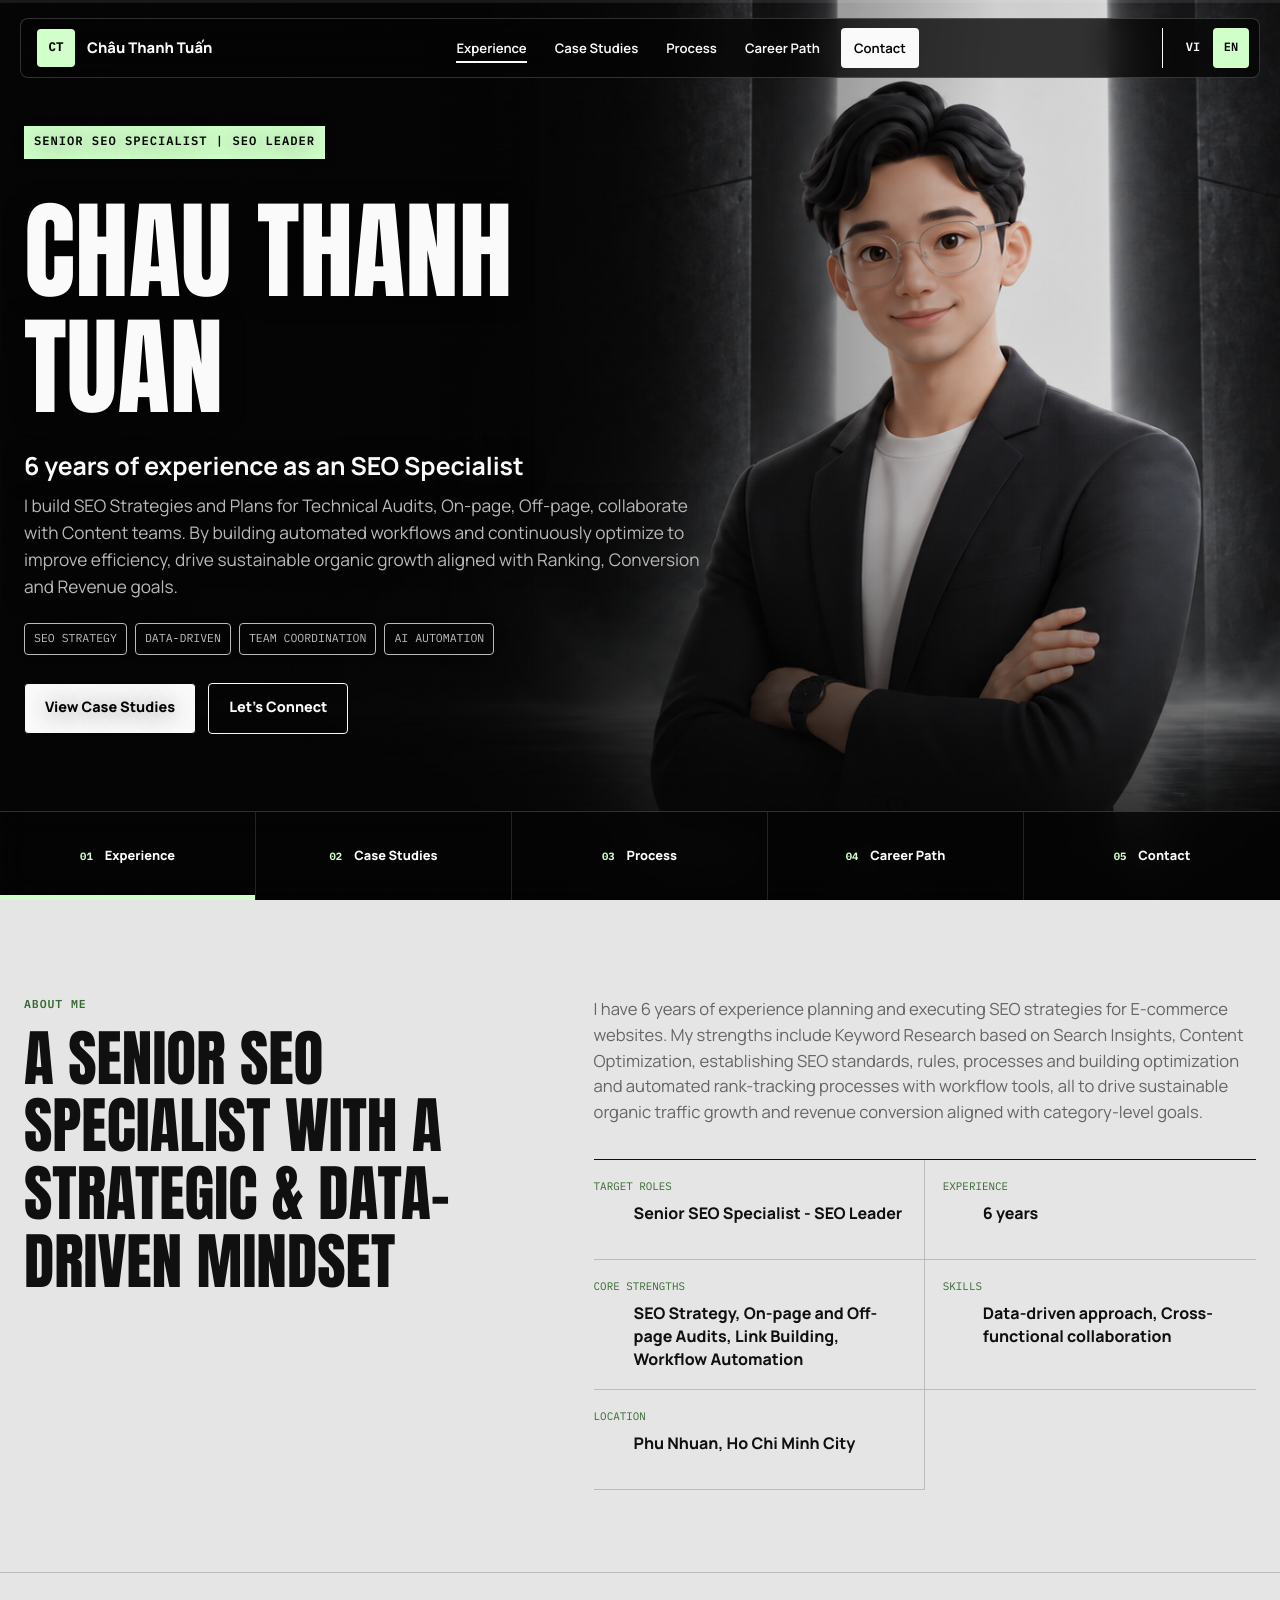
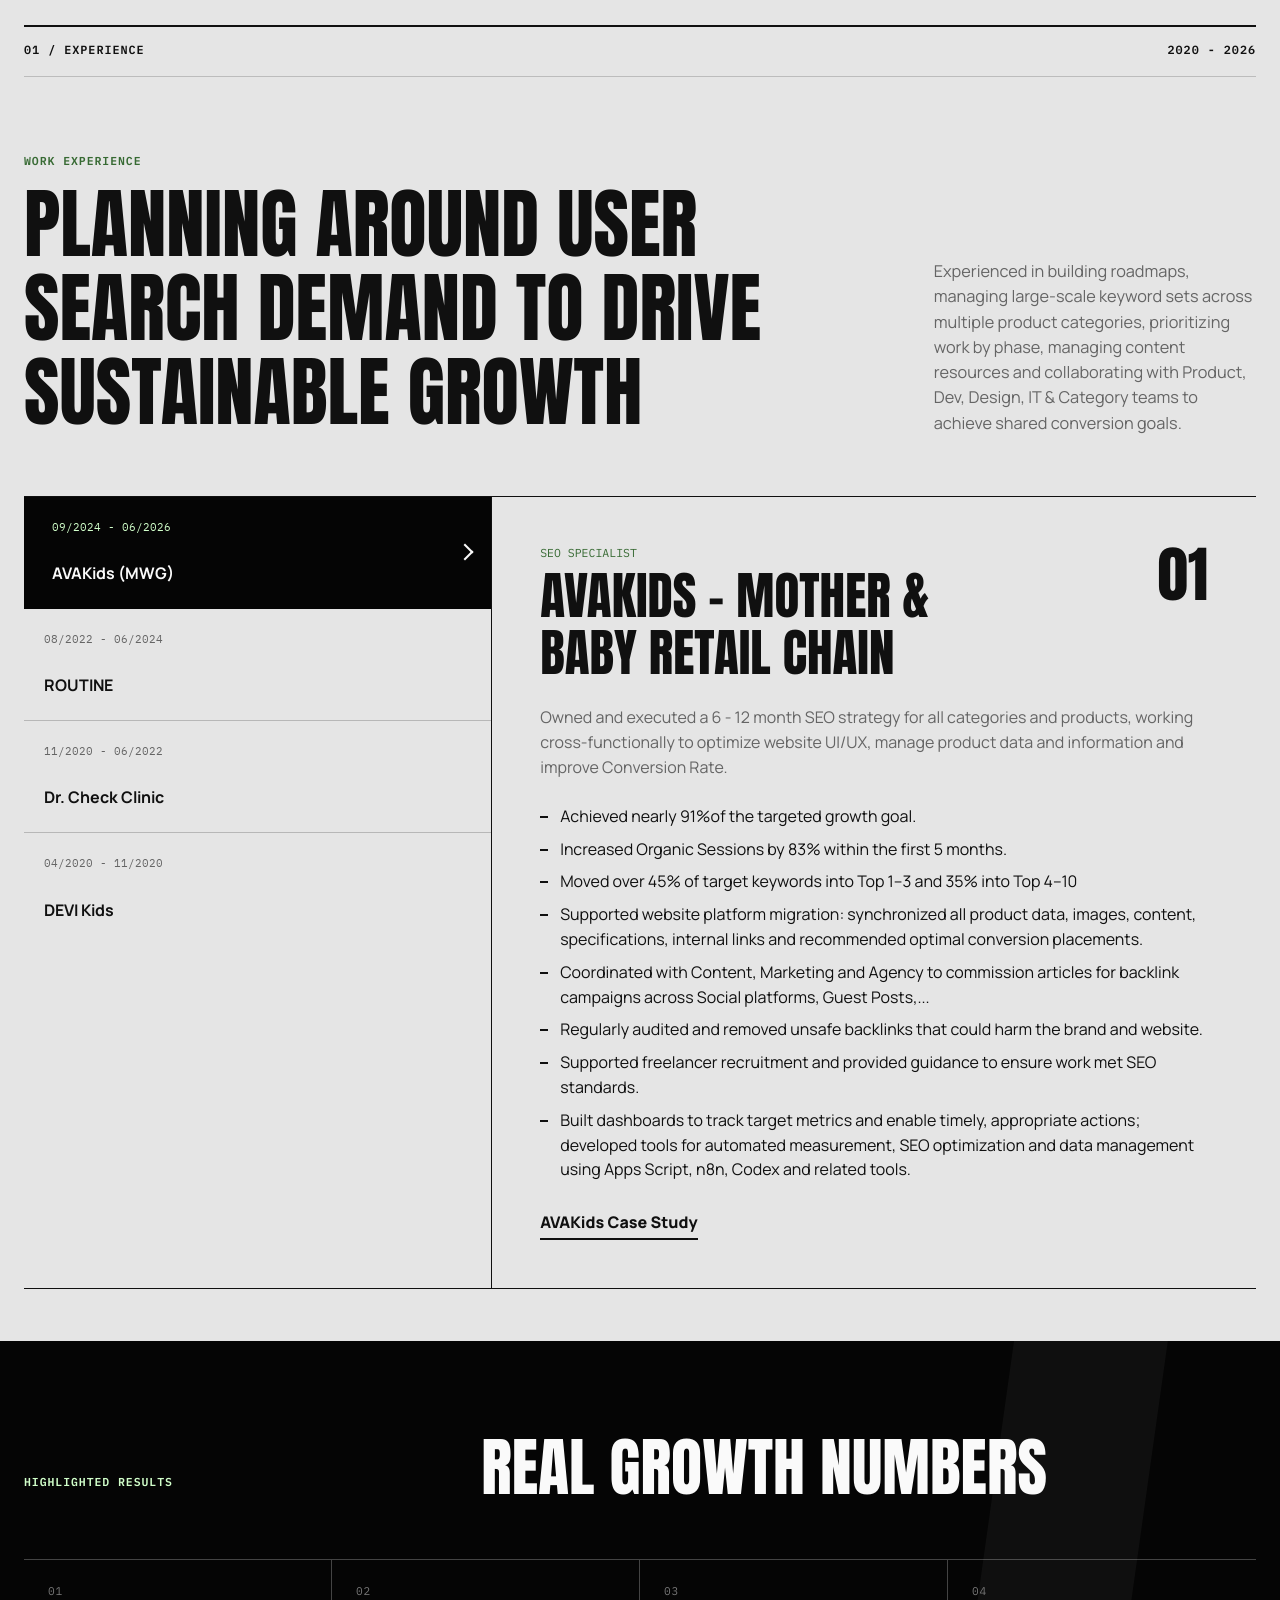
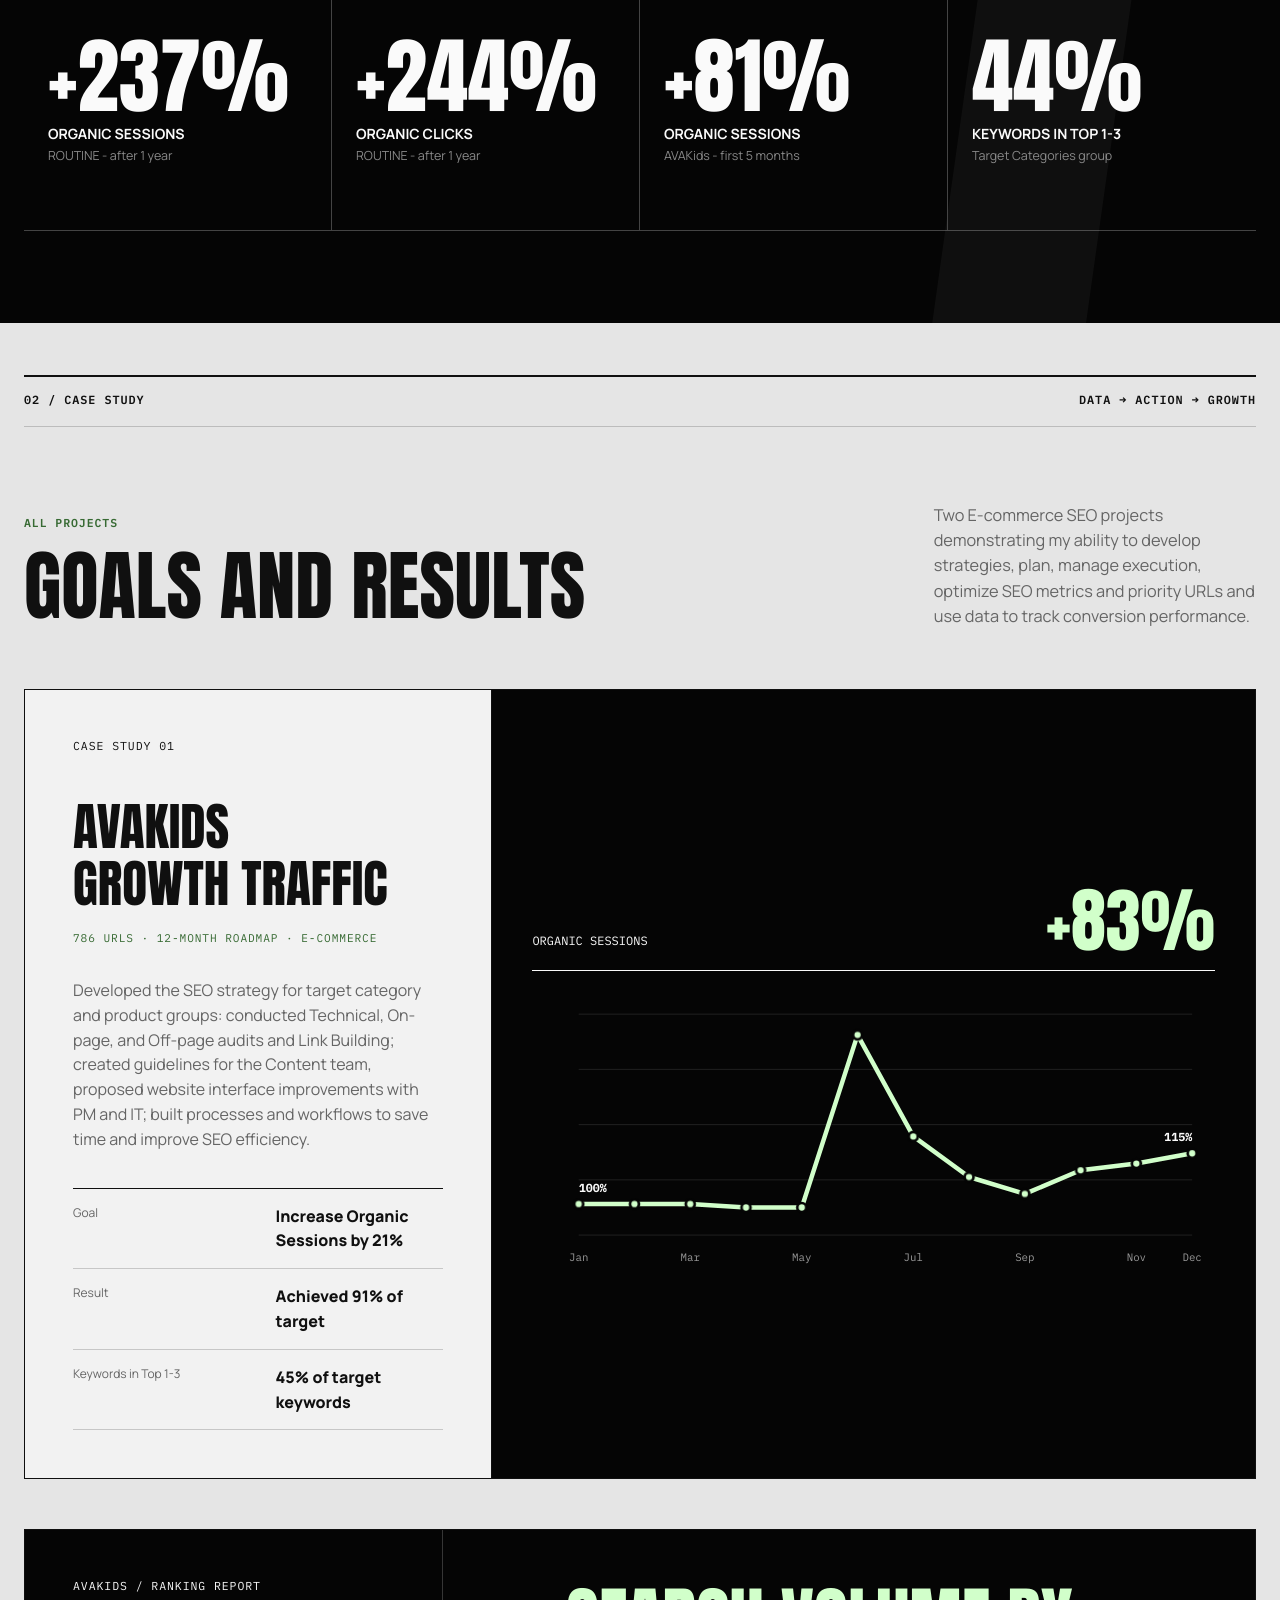
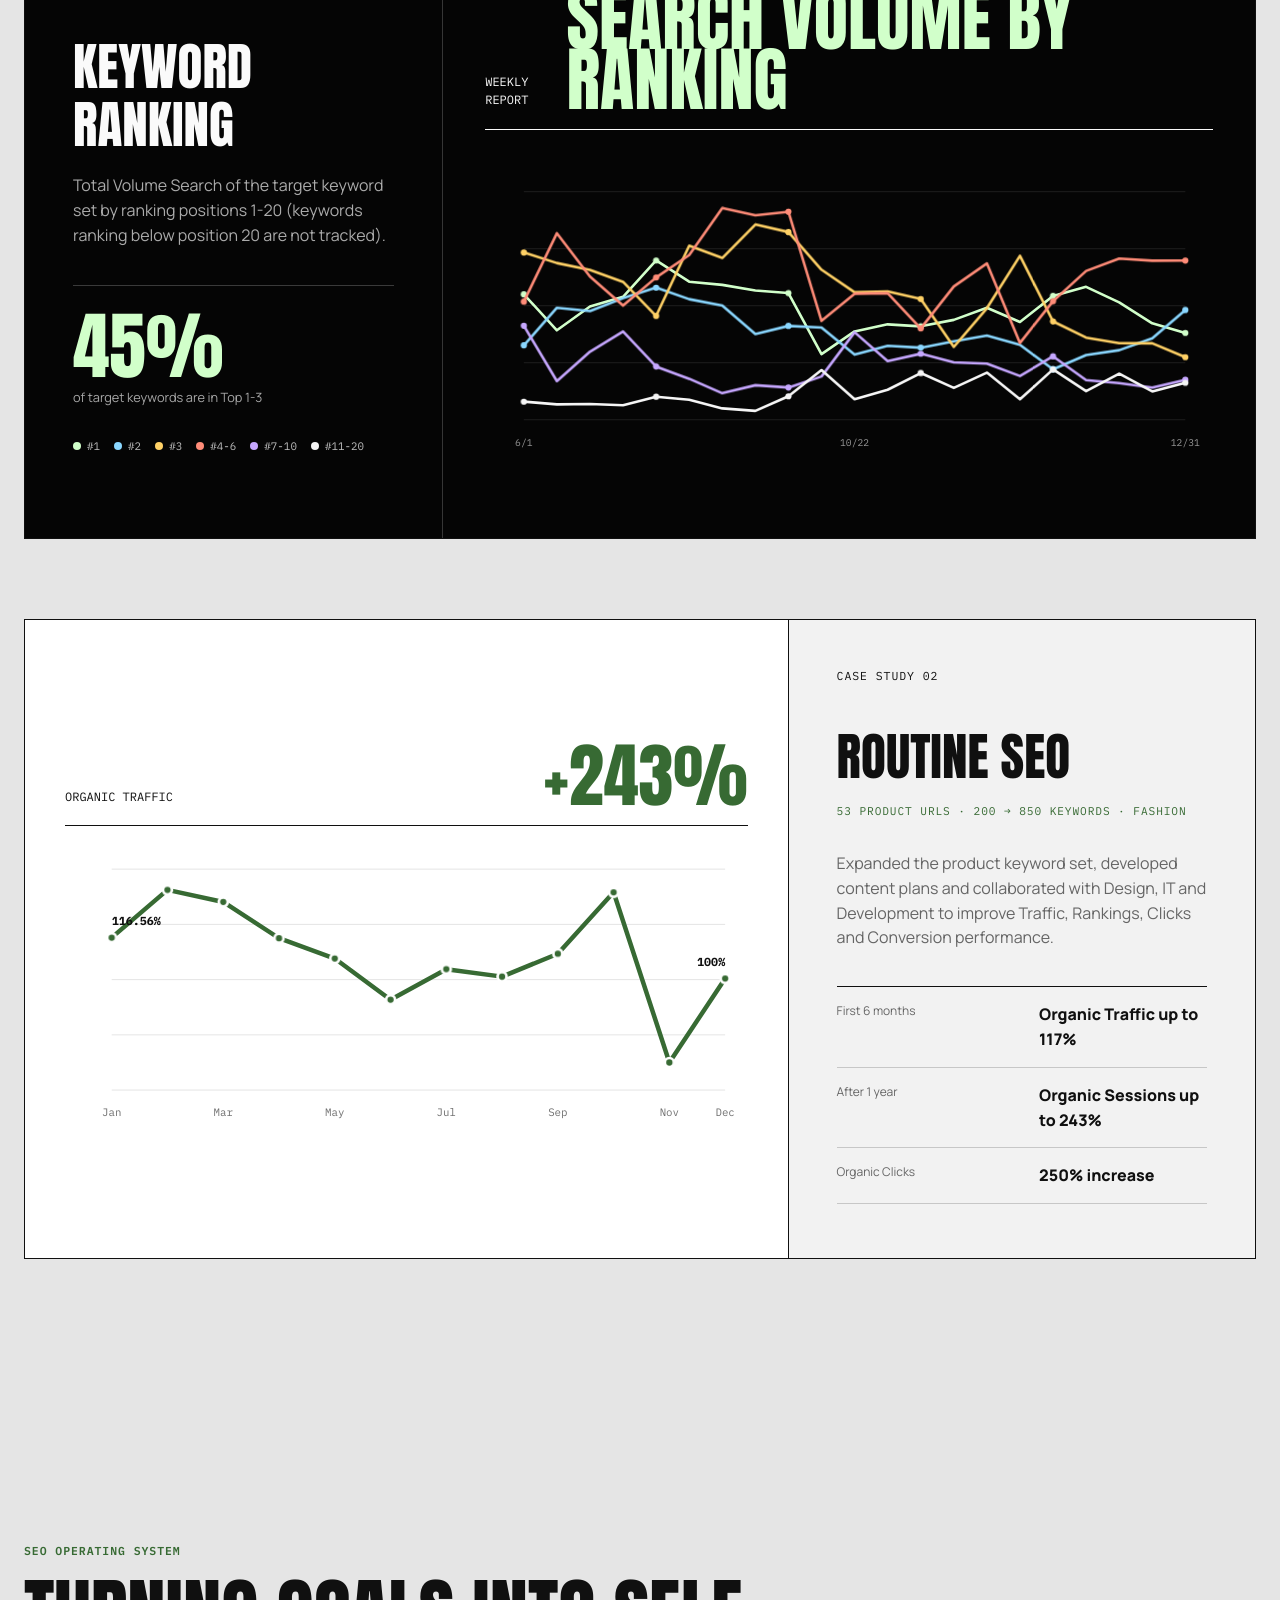
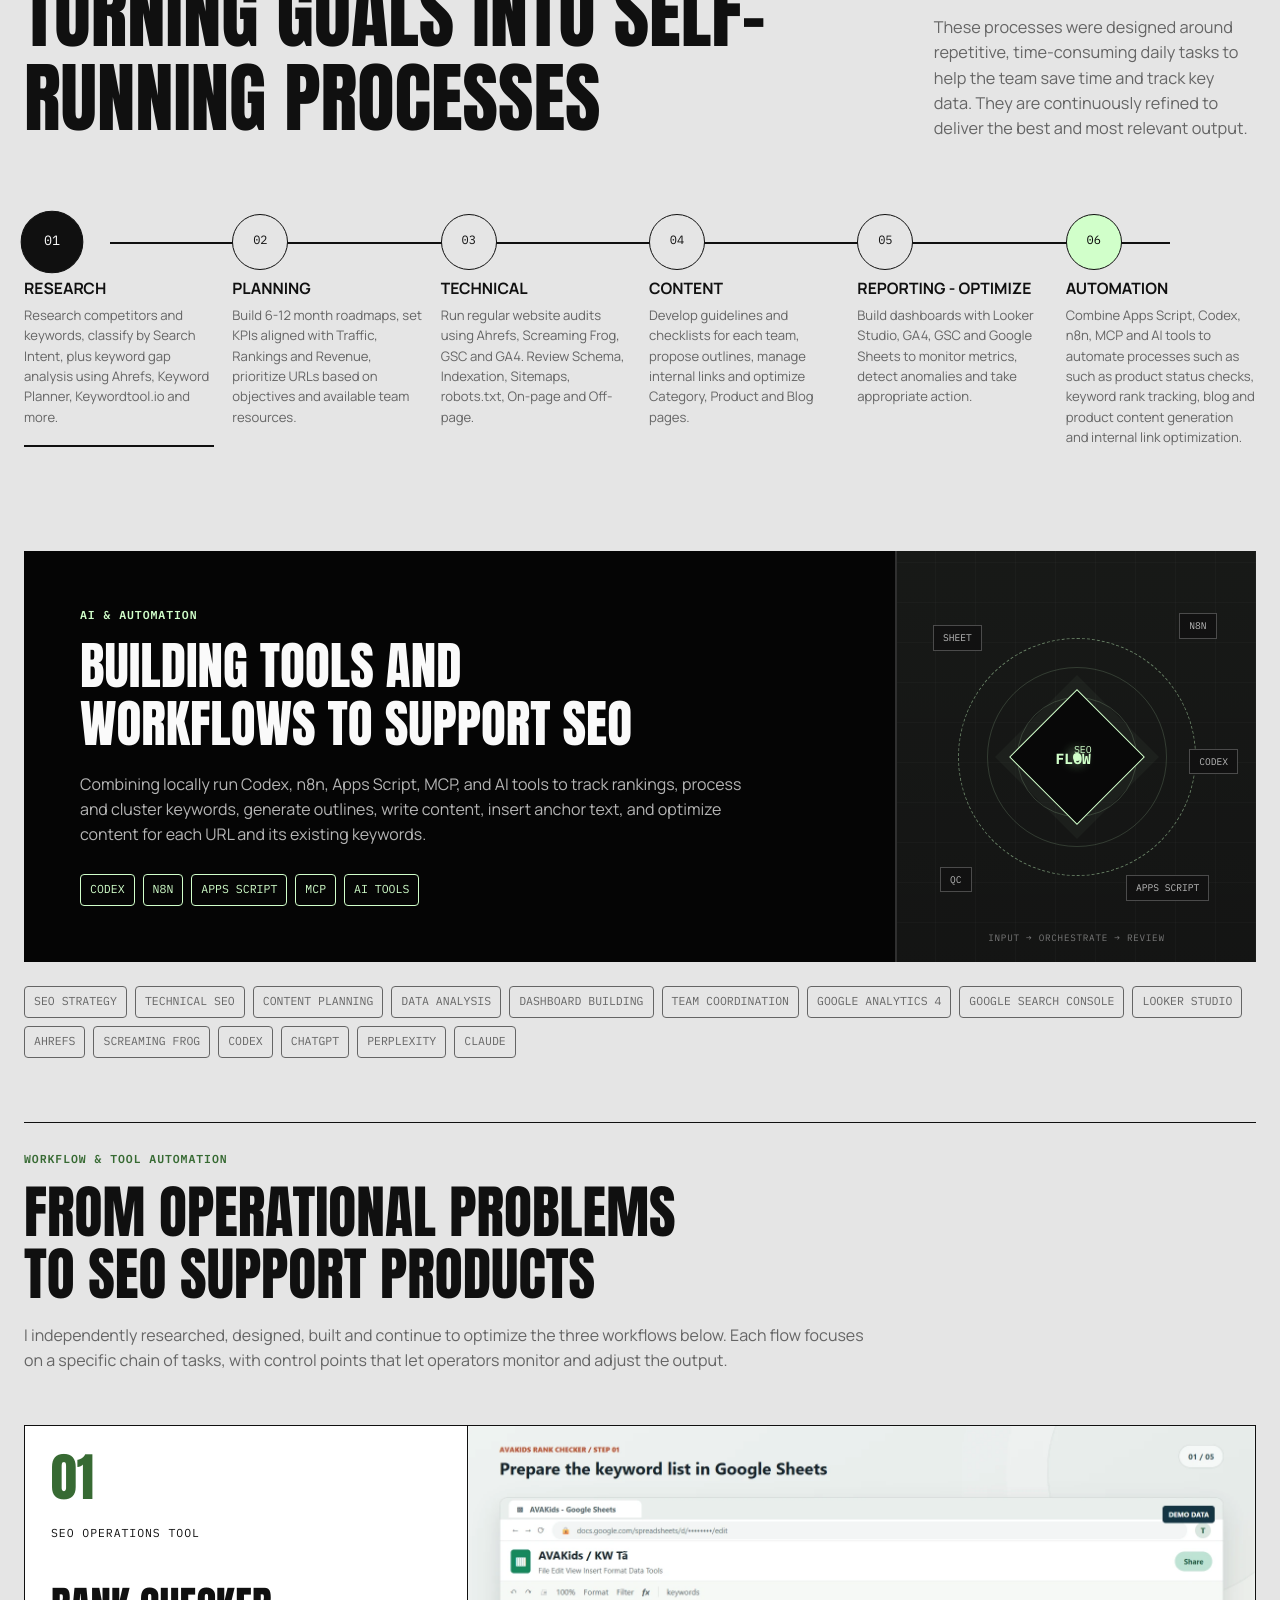
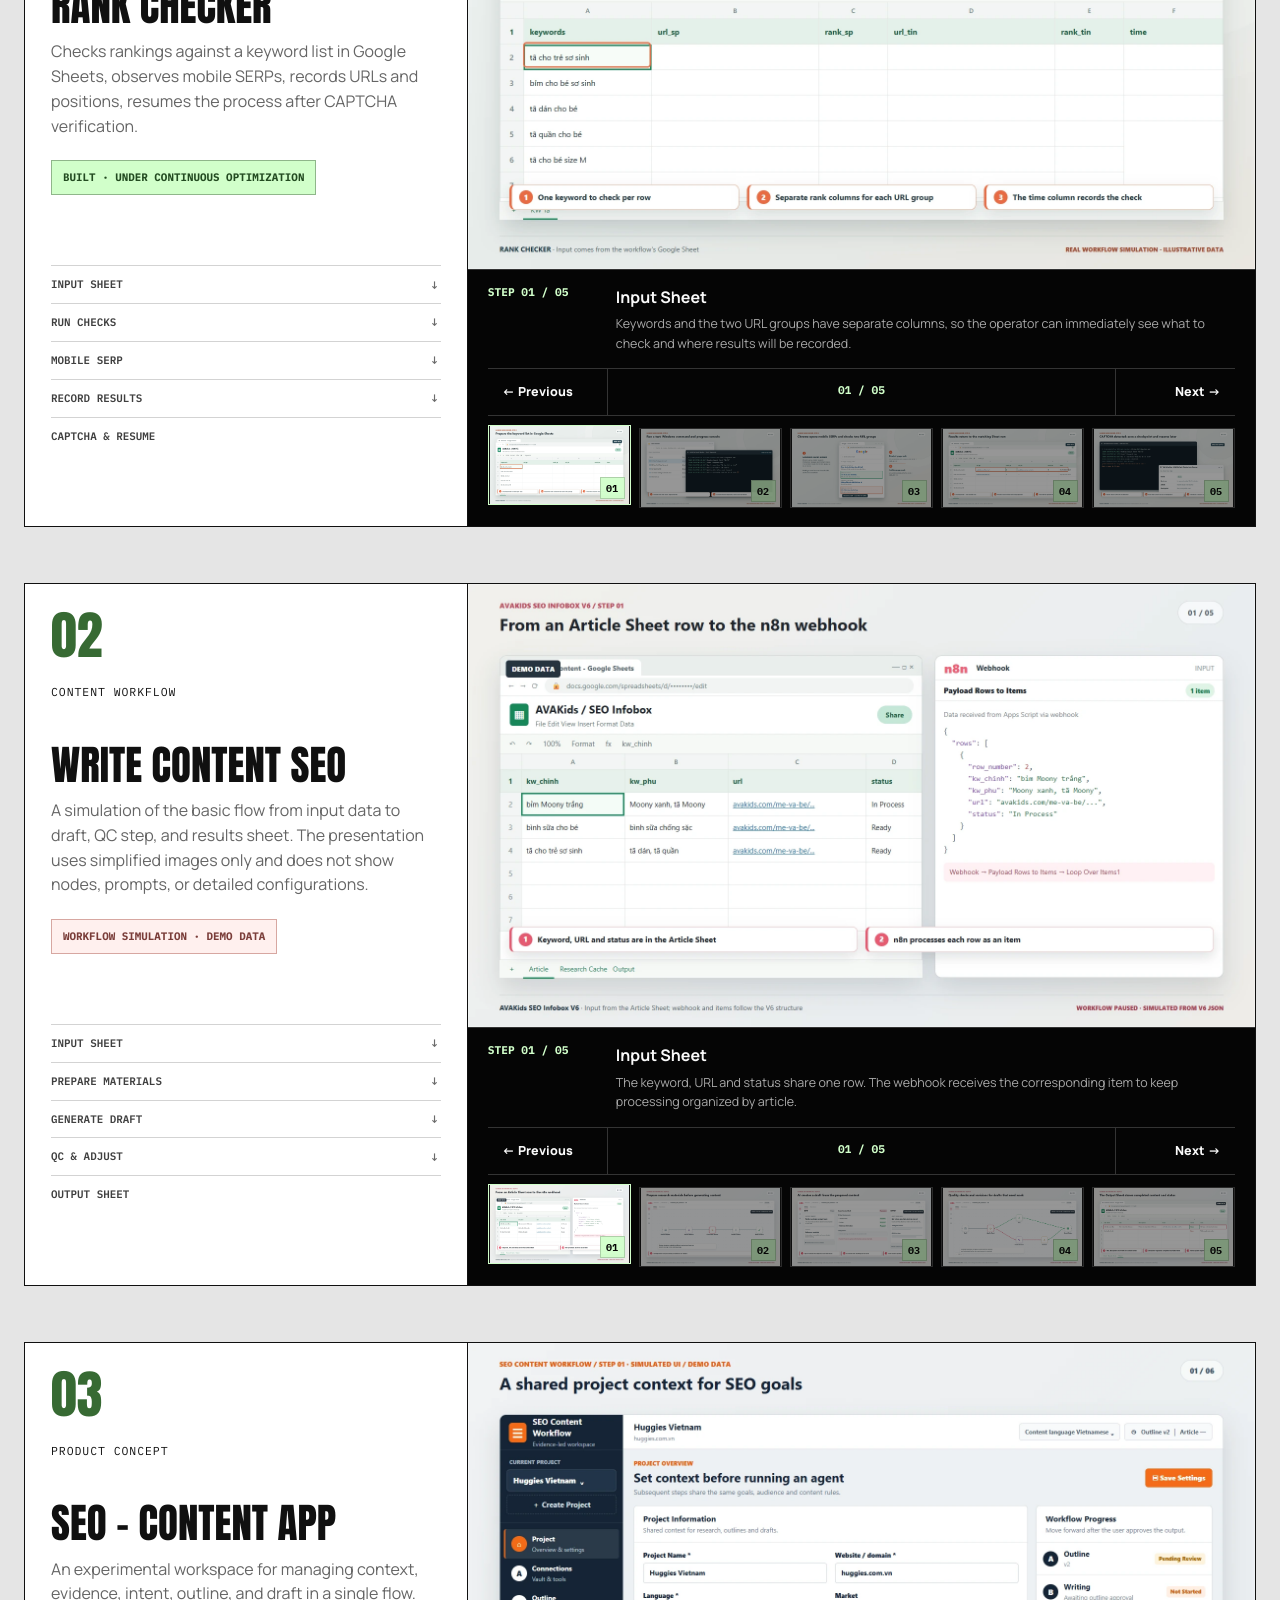
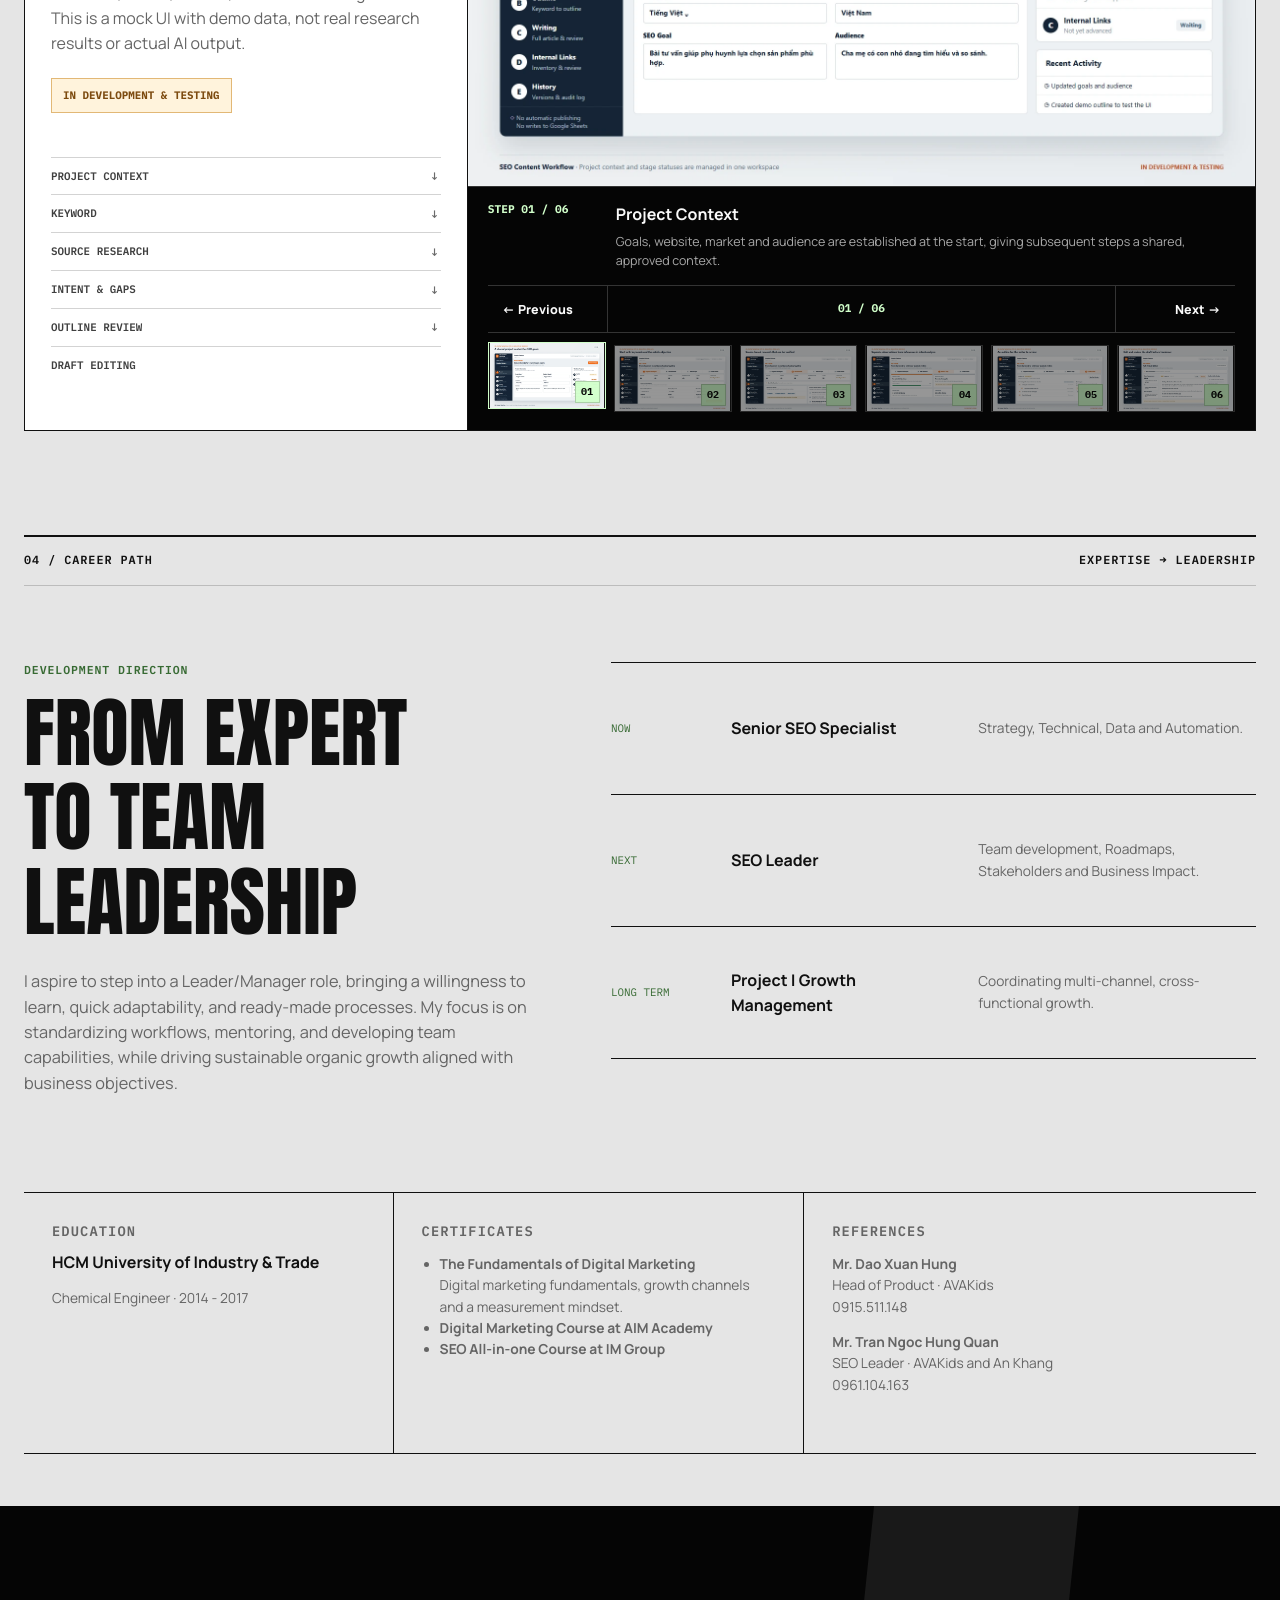
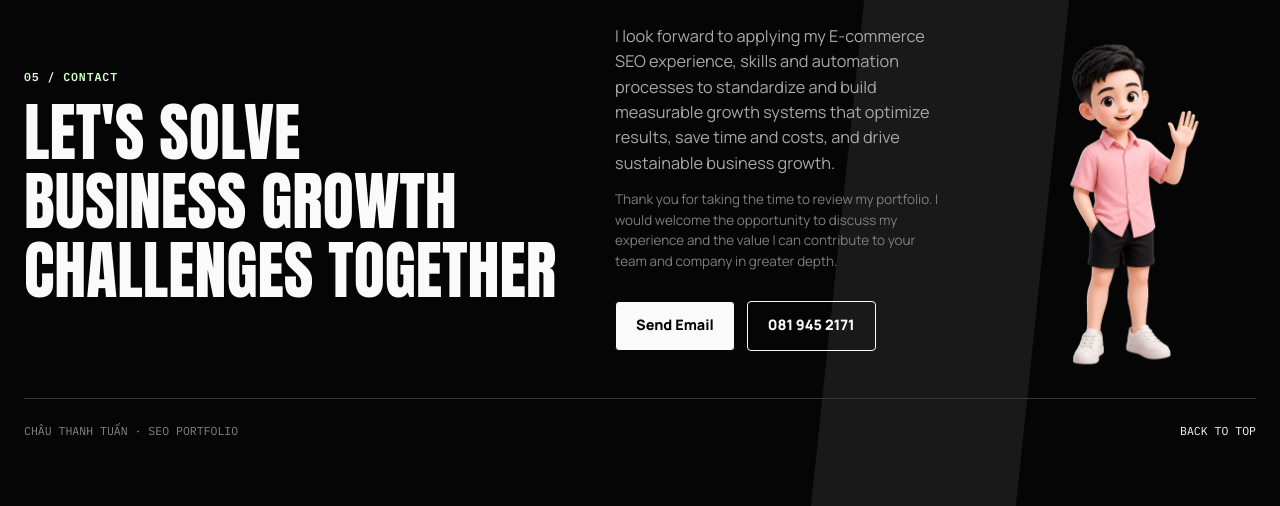
<file: en/index.html>
<!doctype html>
<html lang="en">

<head>
  <meta charset="utf-8">
  <meta name="viewport" content="width=device-width, initial-scale=1">
  <title>Châu Thanh Tuấn | Senior SEO Specialist &amp; SEO Leader</title>
  <meta name="description"
    content="Portfolio of Châu Thanh Tuấn, a Senior SEO Specialist pursuing an SEO Leader role, focused on e-commerce SEO, organic growth and workflow automation.">
  <link rel="canonical" href="https://cttuan244166.github.io/senior-seo-portfolio/en/">
  <link rel="alternate" hreflang="vi" href="https://cttuan244166.github.io/senior-seo-portfolio/">
  <link rel="alternate" hreflang="en" href="https://cttuan244166.github.io/senior-seo-portfolio/en/">
  <link rel="alternate" hreflang="x-default" href="https://cttuan244166.github.io/senior-seo-portfolio/">
  <link rel="preconnect" href="https://fonts.googleapis.com">
  <link rel="preconnect" href="https://fonts.gstatic.com" crossorigin="">
  <link
    href="https://fonts.googleapis.com/css2?family=Anton&amp;family=IBM+Plex+Mono:wght@400;500&amp;family=Manrope:wght@400;500;600;700;800&amp;display=swap"
    rel="stylesheet">
  <link rel="icon" type="image/svg+xml"
    href="data:image/svg+xml,%3Csvg xmlns='http://www.w3.org/2000/svg' viewBox='0 0 64 64'%3E%3Crect width='64' height='64' rx='10' fill='%23050505'/%3E%3Cpath d='M14 15h36v10H38v25H26V25H14z' fill='%23d1ffca'/%3E%3C/svg%3E">
  <link rel="stylesheet" href="../styles.css?v=20261021-inplace-language">
</head>

<body>
  <div class="page-progress" aria-hidden="true"><span></span></div>
  <div class="pointer-light" aria-hidden="true"></div>

  <header class="site-header" id="siteHeader">
    <a class="brand" href="#top" aria-label="Back to top">
      <span class="brand-mark">CT</span>
      <span class="brand-name">Châu Thanh Tuấn</span>
    </a>

    <button class="menu-toggle" id="menuToggle" type="button" aria-expanded="false" aria-controls="mainNav">
      <span></span><span></span><span class="sr-only">Open menu</span>
    </button>

    <nav class="nav-links" id="mainNav" aria-label="Main navigation">
      <a href="#experience">Experience</a>
      <a href="#case-studies">Case Studies</a>
      <a href="#process">Process</a>
      <a href="#career">Career Path</a>
      <a class="nav-contact" href="#contact">Contact</a>
    </nav>
    <nav class="language-switch" aria-label="Language">
      <a href="../" lang="vi" hreflang="vi" aria-label="Vietnamese" data-language-link="">VI</a>
      <a href="./" lang="en" hreflang="en" aria-label="English" data-language-link="" aria-current="page">EN</a>
    </nav>
  </header>

  <main id="top">
    <section class="hero" aria-labelledby="heroTitle">
      <div class="hero-plate" id="heroPortrait" aria-hidden="true"></div>
      <div class="hero-grain" aria-hidden="true"></div>

      <div class="hero-inner">
        <div class="hero-copy">
          <p class="hero-eyebrow hero-enter">Senior SEO Specialist | SEO Leader</p>
          <h1 id="heroTitle" class="hero-title" aria-label="Châu Thanh Tuấn">
            <span class="title-line"><span>CHAU THANH</span></span>
            <span class="title-line"><span>TUAN</span></span>
          </h1>
          <p class="hero-role hero-enter">6 years of experience as an SEO Specialist</p>
          <p class="hero-lead hero-enter">
            I build SEO Strategies and Plans for Technical Audits, On-page, Off-page, collaborate with Content teams. By
            building automated workflows and continuously optimize to improve efficiency, drive sustainable organic
            growth aligned with Ranking, Conversion and Revenue goals.
          </p>
          <div class="hero-tags hero-enter" aria-label="Core strengths">
            <span>SEO Strategy</span>
            <span>Data-driven</span>
            <span>Team Coordination</span>
            <span>AI Automation</span>
          </div>
          <div class="hero-actions hero-enter">
            <a class="button button-light magnetic" href="#case-studies">View Case Studies</a>
            <a class="button button-ghost magnetic email-action" href="#contact">Let's Connect</a>
          </div>
        </div>

      </div>

      <nav class="hero-agenda" aria-label="Portfolio sections">
        <a href="#experience"><span>01</span>Experience</a>
        <a href="#case-studies"><span>02</span>Case Studies</a>
        <a href="#process"><span>03</span>Process</a>
        <a href="#career"><span>04</span>Career Path</a>
        <a href="#contact"><span>05</span>Contact</a>
      </nav>
    </section>

    <section class="about-band section-light" aria-labelledby="aboutTitle">
      <div class="section-shell about-grid">
        <div class="about-heading reveal">
          <p class="eyebrow">About Me</p>
          <h2 id="aboutTitle">A Senior SEO Specialist with a Strategic & Data-driven mindset</h2>
        </div>
        <div class="about-copy reveal">
          <p>
            I have 6 years of experience planning and executing SEO strategies for E-commerce websites. My strengths
            include Keyword Research based on Search Insights, Content Optimization, establishing SEO standards, rules,
            processes and building optimization and automated rank-tracking processes with workflow tools, all to drive
            sustainable organic traffic growth and revenue conversion aligned with category-level goals.
          </p>
          <dl class="about-profile">
            <div>
              <dt>Target Roles</dt>
              <dd>Senior SEO Specialist - SEO Leader</dd>
            </div>
            <div>
              <dt>Experience</dt>
              <dd>6 years</dd>
            </div>
            <div>
              <dt>Core Strengths</dt>
              <dd>SEO Strategy, On-page and Off-page Audits, Link Building, Workflow Automation</dd>
            </div>
            <div>
              <dt>Skills</dt>
              <dd>Data-driven approach, Cross-functional collaboration</dd>
            </div>
            <div>
              <dt>Location</dt>
              <dd>Phu Nhuan, Ho Chi Minh City</dd>
            </div>
          </dl>
        </div>
      </div>
    </section>

    <section class="section section-light" id="experience" data-nav-section="">
      <div class="section-shell">
        <div class="chapter-divider reveal">
          <span>01 / EXPERIENCE</span>
          <span>2020 - 2026</span>
        </div>

        <div class="section-intro reveal">
          <div>
            <p class="eyebrow">Work Experience</p>
            <h2>Planning around user search demand to drive sustainable growth</h2>
          </div>
          <p>
            Experienced in building roadmaps, managing large-scale keyword sets across multiple product categories,
            prioritizing work by phase, managing content resources and collaborating with Product, Dev, Design, IT &
            Category teams to achieve shared conversion goals.
          </p>
        </div>

        <div class="experience-layout reveal">
          <div class="experience-tabs" role="tablist" aria-label="Work experience">
            <button class="experience-tab is-active" type="button" role="tab" aria-selected="true"
              aria-controls="experience-panel-0" id="experience-tab-0" data-tab="0">
              <span>09/2024 - 06/2026</span><strong>AVAKids (MWG)</strong>
            </button>
            <button class="experience-tab" type="button" role="tab" aria-selected="false"
              aria-controls="experience-panel-1" id="experience-tab-1" tabindex="-1" data-tab="1">
              <span>08/2022 - 06/2024</span><strong>ROUTINE</strong>
            </button>
            <button class="experience-tab" type="button" role="tab" aria-selected="false"
              aria-controls="experience-panel-2" id="experience-tab-2" tabindex="-1" data-tab="2">
              <span>11/2020 - 06/2022</span><strong>Dr. Check Clinic</strong>
            </button>
            <button class="experience-tab" type="button" role="tab" aria-selected="false"
              aria-controls="experience-panel-3" id="experience-tab-3" tabindex="-1" data-tab="3">
              <span>04/2020 - 11/2020</span><strong>DEVI Kids</strong>
            </button>
          </div>

          <div class="experience-panels">
            <article class="experience-panel is-active" id="experience-panel-0" role="tabpanel"
              aria-labelledby="experience-tab-0" data-panel="0">
              <div class="panel-heading">
                <div>
                  <p>SEO Specialist</p>
                  <h3>AVAKids - Mother &amp; Baby Retail Chain</h3>
                </div>
                <span>01</span>
              </div>
              <p>
                Owned and executed a 6 - 12 month SEO strategy for all categories and products, working
                cross-functionally to optimize website UI/UX, manage product data and information and improve Conversion
                Rate.
              </p>
              <ul>
                <li>Achieved nearly 91%of the targeted growth goal.</li>
                <li>Increased Organic Sessions by 83% within the first 5 months.</li>
                <li>Moved over 45% of target keywords into Top 1–3 and 35% into Top 4–10</li>
                <li>Supported website platform migration: synchronized all product data, images, content,
                  specifications, internal links and recommended optimal conversion placements.</li>
                <li>Coordinated with Content, Marketing and Agency to commission articles for backlink campaigns across
                  Social platforms, Guest Posts,...</li>
                <li>Regularly audited and removed unsafe backlinks that could harm the brand and website.</li>
                <li>Supported freelancer recruitment and provided guidance to ensure work met SEO standards.</li>
                <li>Built dashboards to track target metrics and enable timely, appropriate actions; developed tools for
                  automated measurement, SEO optimization and data management using Apps Script, n8n, Codex and related
                  tools.</li>
              </ul>
              <a href="#case-avakids" class="text-link">AVAKids Case Study</a>
            </article>

            <article class="experience-panel" id="experience-panel-1" role="tabpanel" aria-labelledby="experience-tab-1"
              data-panel="1" hidden="">
              <div class="panel-heading">
                <div>
                  <p>SEO Executive</p>
                  <h3>ROUTINE</h3>
                </div>
                <span>02</span>
              </div>
              <p>
                Developed long-term SEO plans for a fashion website; managed content staff, interns and freelancers; and
                collaborated with Design, IT and Development to improve search visibility, optimize SEO elements and
                increase conversion rates.
              </p>
              <ul>
                <li>Increased organic traffic by 117% in the first 6 months.</li>
                <li>Increased organic sessions by over 243% and clicks by 250% after 1 year.</li>
                <li>Expanded the product keyword set from 200 to approximately 850 keywords.</li>
                <li>Planned and assigned monthly content work and managed content quality.</li>
              </ul>
              <a href="#case-routine" class="text-link">View ROUTINE Case Study</a>
            </article>

            <article class="experience-panel" id="experience-panel-2" role="tabpanel" aria-labelledby="experience-tab-2"
              data-panel="2" hidden="">
              <div class="panel-heading">
                <div>
                  <p>SEO Executive</p>
                  <h3>Dr. Check Clinic</h3>
                </div>
                <span>03</span>
              </div>
              <p>
                Researched keywords aligned with growth objectives and user search demand, developed outlines and
                SEO-friendly health content, supported backlink and satellite website activities, and monitored
                performance with Google Analytics, Search Console and Ahrefs.
              </p>
              <ul>
                <li>Planned and optimized SEO for a newly developed website.</li>
                <li>Planned, wrote and reviewed all healthcare content to meet Google's requirements and E-E-A-T
                  principles.</li>
                <li>Worked with doctors during content review to ensure accuracy, completeness and coverage of users'
                  pain points.</li>
                <li>Tracked keyword rankings and prepared regular SEO reports.</li>
              </ul>
            </article>

            <article class="experience-panel" id="experience-panel-3" role="tabpanel" aria-labelledby="experience-tab-3"
              data-panel="3" hidden="">
              <div class="panel-heading">
                <div>
                  <p>Digital Marketing</p>
                  <h3>DEVI Kids Import-Export Company</h3>
                </div>
                <span>04</span>
              </div>
              <p>
                Planned Facebook Ads and Google Ads campaigns, researched keywords, created product content and visuals,
                managed Facebook pages and prepared regular reports.
              </p>
              <ul>
                <li>Planned, created and published content across organic and paid channels, including Google and
                  Facebook.</li>
                <li>Researched keywords, developed ideas, wrote content, photographed products and designed visuals for
                  blog pages and social posts.</li>
                <li>Ran Google Ads and Facebook Ads campaigns, monitored performance and optimized conversions.</li>
              </ul>
            </article>
          </div>
        </div>
      </div>
    </section>

    <section class="kpi-band" aria-labelledby="kpiTitle">
      <div class="section-shell">
        <div class="kpi-heading reveal">
          <p class="eyebrow">Highlighted Results</p>
          <h2 id="kpiTitle">Real Growth Numbers</h2>
        </div>
        <div class="kpi-grid">
          <article class="kpi-item reveal">
            <span class="kpi-index">01</span>
            <strong data-counter="" data-value="243" data-prefix="+" data-suffix="%">+0%</strong>
            <h3>Organic Sessions</h3>
            <p>ROUTINE - after 1 year</p>
          </article>
          <article class="kpi-item reveal">
            <span class="kpi-index">02</span>
            <strong data-counter="" data-value="250" data-prefix="+" data-suffix="%">+0%</strong>
            <h3>Organic Clicks</h3>
            <p>ROUTINE - after 1 year</p>
          </article>
          <article class="kpi-item reveal">
            <span class="kpi-index">03</span>
            <strong data-counter="" data-value="83" data-prefix="+" data-suffix="%">+0%</strong>
            <h3>Organic Sessions</h3>
            <p>AVAKids - first 5 months</p>
          </article>
          <article class="kpi-item reveal">
            <span class="kpi-index">04</span>
            <strong data-counter="" data-value="45" data-suffix="%">0%</strong>
            <h3>Keywords in Top 1-3</h3>
            <p>Target Categories group</p>
          </article>
        </div>
      </div>
    </section>

    <section class="section section-light" id="case-studies" data-nav-section="">
      <div class="section-shell">
        <div class="chapter-divider reveal">
          <span>02 / CASE STUDY</span>
          <span>DATA → ACTION → GROWTH</span>
        </div>

        <div class="section-intro reveal">
          <div>
            <p class="eyebrow">All Projects</p>
            <h2>Goals and Results</h2>
          </div>
          <p>
            Two E-commerce SEO projects demonstrating my ability to develop strategies, plan, manage execution, optimize
            SEO metrics and priority URLs and use data to track conversion performance.
          </p>
        </div>

        <article class="case-study reveal" id="case-avakids">
          <div class="case-copy">
            <p class="case-number">CASE STUDY 01</p>
            <h3>AVAKids Growth Traffic</h3>
            <p class="case-meta">786 URLs · 12-MONTH ROADMAP · E-COMMERCE</p>
            <p>
              Developed the SEO strategy for target category and product groups: conducted Technical, On-page, and
              Off-page audits and Link Building; created guidelines for the Content team, proposed website interface
              improvements with PM and IT; built processes and workflows to save time and improve SEO efficiency.
            </p>
            <dl class="case-facts">
              <div>
                <dt>Goal</dt>
                <dd>Increase Organic Sessions by 21%</dd>
              </div>
              <div>
                <dt>Result</dt>
                <dd>Achieved 91% of target</dd>
              </div>
              <div>
                <dt>Keywords in Top 1-3</dt>
                <dd>45% of target keywords</dd>
              </div>
            </dl>
          </div>
          <div class="chart-stage">
            <div class="chart-topline"><span>Organic Sessions</span><strong>+83%</strong></div>
            <svg class="line-chart" viewBox="0 0 760 340" role="img" aria-label="AVAKids organic sessions chart"
              data-series-name="Organic Sessions" data-unit="%"
              data-labels="Jan,Feb,Mar,Apr,May,Jun,Jul,Aug,Sep,Oct,Nov,Dec"
              data-values="100,100,100,99,99,150,120,108,103,110,112,115"></svg>
          </div>
        </article>

        <article class="ranking-study reveal" id="case-avakids-ranking">
          <div class="ranking-copy">
            <p class="case-number">AVAKIDS / RANKING REPORT</p>
            <h3>Keyword Ranking</h3>
            <p>
              Total Volume Search of the target keyword set by ranking positions 1-20 (keywords ranking below position
              20 are not tracked).
            </p>
            <div class="ranking-highlight"><strong>45%</strong><span>of target keywords are in Top 1-3</span></div>
            <div class="chart-legend" aria-label="Ranking group legend">
              <span style="--legend:#d1ffca">#1</span><span style="--legend:#8ad7ff">#2</span>
              <span style="--legend:#ffd166">#3</span><span style="--legend:#ff8c78">#4-6</span>
              <span style="--legend:#c6a7ff">#7-10</span><span style="--legend:#f5f5f5">#11-20</span>
            </div>
          </div>
          <div class="ranking-chart-stage">
            <div class="chart-topline"><span>Weekly Report</span><strong>Search Volume by Ranking</strong></div>
            <svg class="multi-line-chart" viewBox="0 0 900 380" role="img"
              aria-label="AVAKids search volume chart by keyword ranking group"
              data-labels="6/1,7/2,7/9,7/16,8/6,8/27,9/3,9/10,9/17,10/8,10/22,10/29,11/5,11/12,11/19,11/25,12/2,12/9,12/16,12/29,12/31"
              data-series="#1:38525,27470,34770,37750,48925,42390,41420,39700,38900,20155,27125,29295,28685,30670,34385,30000,38010,40825,36050,29615,26665;#2:22865,34400,33410,37355,40580,37045,35100,26325,28825,28305,20010,22745,22140,24125,25860,23040,15510,19880,21380,25050,33720;#3:51350,48120,46010,42335,31865,53455,49680,59960,57640,46070,39135,39410,37095,22365,34250,50360,30185,25215,23510,23465,19215;#4-6:36275,57295,43960,35055,43715,50590,65045,62810,63895,30365,38715,38885,28045,40940,48035,23595,36420,45715,49525,48875,48895;#7-10:28880,11885,20915,27110,16355,12590,8155,10610,9910,13295,26880,18040,20285,17635,17245,13450,19495,12170,11285,9860,12275;#11-20:5565,4720,4850,4445,7070,6135,3490,2720,7210,15280,6275,9205,14345,9800,14495,6280,15470,8780,14185,8695,11355"></svg>
          </div>
        </article>

        <article class="case-study case-study-reverse reveal" id="case-routine">
          <div class="case-copy">
            <p class="case-number">CASE STUDY 02</p>
            <h3>ROUTINE SEO</h3>
            <p class="case-meta">53 PRODUCT URLs · 200 → 850 KEYWORDS · FASHION</p>
            <p>
              Expanded the product keyword set, developed content plans and collaborated with Design, IT and Development
              to improve Traffic, Rankings, Clicks and Conversion performance.
            </p>
            <dl class="case-facts">
              <div>
                <dt>First 6 months</dt>
                <dd>Organic Traffic up to 117%</dd>
              </div>
              <div>
                <dt>After 1 year</dt>
                <dd>Organic Sessions up to 243%</dd>
              </div>
              <div>
                <dt>Organic Clicks</dt>
                <dd>250% increase</dd>
              </div>
            </dl>
          </div>
          <div class="chart-stage chart-stage-light">
            <div class="chart-topline"><span>Organic Traffic</span><strong>+243%</strong></div>
            <svg class="line-chart" viewBox="0 0 760 340" role="img" aria-label="ROUTINE organic traffic chart"
              data-series-name="Organic Traffic" data-unit="%"
              data-labels="Jan,Feb,Mar,Apr,May,Jun,Jul,Aug,Sep,Oct,Nov,Dec"
              data-values="116.56,135.92,131.02,116.33,108.11,91.44,103.80,100.78,110.06,134.93,66.01,100"></svg>
          </div>
        </article>
      </div>
    </section>

    <section class="section section-light process-section" id="process" data-nav-section="">
      <div class="section-shell">
        <div class="chapter-divider reveal">
          <span>03 / PROCESS</span>
          <span>STRATEGY → AUTOMATION</span>
        </div>

        <div class="section-intro reveal">
          <div>
            <p class="eyebrow">SEO Operating System</p>
            <h2>Turning goals into self-running processes</h2>
          </div>
          <p>
            These processes were designed around repetitive, time-consuming daily tasks to help the team save time and
            track key data. They are continuously refined to deliver the best and most relevant output.
          </p>
        </div>

        <div class="workflow" id="workflow">
          <div class="workflow-line" aria-hidden="true"><span></span></div>
          <article class="workflow-step reveal" style="--step-delay: 0ms">
            <span>01</span>
            <h3>Research</h3>
            <p>Research competitors and keywords, classify by Search Intent, plus keyword gap analysis using Ahrefs,
              Keyword Planner, Keywordtool.io and more.</p>
          </article>
          <article class="workflow-step reveal" style="--step-delay: 100ms">
            <span>02</span>
            <h3>Planning</h3>
            <p>Build 6-12 month roadmaps, set KPIs aligned with Traffic, Rankings and Revenue, prioritize URLs based on
              objectives and available team resources.</p>
          </article>
          <article class="workflow-step reveal" style="--step-delay: 300ms">
            <span>03</span>
            <h3>Technical</h3>
            <p>Run regular website audits using Ahrefs, Screaming Frog, GSC and GA4. Review Schema, Indexation,
              Sitemaps, robots.txt, On-page and Off-page.</p>
          </article>
          <article class="workflow-step reveal" style="--step-delay: 200ms">
            <span>04</span>
            <h3>Content</h3>
            <p>Develop guidelines and checklists for each team, propose outlines, manage internal links and optimize
              Category, Product and Blog pages.</p>
          </article>
          <article class="workflow-step reveal" style="--step-delay: 400ms">
            <span>05</span>
            <h3>Reporting - Optimize</h3>
            <p>Build dashboards with Looker Studio, GA4, GSC and Google Sheets to monitor metrics, detect anomalies and
              take appropriate action.</p>
          </article>
          <article class="workflow-step workflow-step-accent reveal" style="--step-delay: 500ms">
            <span>06</span>
            <h3>Automation</h3>
            <p>Combine Apps Script, Codex, n8n, MCP and AI tools to automate processes such as such as product status
              checks, keyword rank tracking, blog and product content generation and internal link optimization.</p>
          </article>
        </div>

        <div class="automation-panel reveal">
          <div class="automation-copy">
            <p class="eyebrow">AI &amp; Automation</p>
            <h3>Building tools and workflows to support SEO</h3>
            <p>
              Combining locally run Codex, n8n, Apps Script, MCP, and AI tools to track rankings, process and cluster
              keywords, generate outlines, write content, insert anchor text, and optimize content for each URL and its
              existing keywords.
            </p>
            <div class="tool-list" aria-label="Automation tools">
              <span>CODEX</span><span>N8N</span><span>APPS SCRIPT</span><span>MCP</span><span>AI TOOLS</span>
            </div>
          </div>
          <div class="automation-visual" aria-hidden="true">
            <div class="automation-visual-ring"></div>
            <span class="automation-visual-node node-sheet">SHEET</span>
            <span class="automation-visual-node node-n8n">N8N</span>
            <span class="automation-visual-node node-codex">CODEX</span>
            <span class="automation-visual-node node-apps">APPS SCRIPT</span>
            <span class="automation-visual-node node-qc">QC</span>
            <div class="automation-visual-core"><span>SEO</span><strong>FLOW</strong></div>
            <span class="automation-visual-signal"></span>
            <span class="automation-visual-signal signal-delayed"></span>
            <span class="automation-visual-label">INPUT → ORCHESTRATE → REVIEW</span>
          </div>
        </div>

        <div class="skills-strip reveal" aria-label="Skills and tools">
          <span>SEO Strategy</span><span>Technical SEO</span><span>Content Planning</span>
          <span>Data Analysis</span><span>Dashboard Building</span><span>Team Coordination</span>
          <span>Google Analytics 4</span><span>Google Search Console</span><span>Looker
            Studio</span><span>Ahrefs</span><span>Screaming Frog</span>
          <span>Codex</span><span>ChatGPT</span><span>Perplexity</span><span>Claude</span>
        </div>

        <section class="automation-showcase" id="workflow-tools-automation" aria-labelledby="automationShowcaseTitle">
          <div class="automation-showcase-head reveal">
            <div>
              <p class="eyebrow">Workflow &amp; Tool Automation</p>
              <h2 id="automationShowcaseTitle">From operational problems to SEO support products</h2>
            </div>
            <p>
              I independently researched, designed, built and continue to optimize the three workflows below. Each flow
              focuses on a specific chain of tasks, with control points that let operators monitor and adjust the
              output.
            </p>
          </div>

          <article class="workflow-product reveal" data-gallery="">
            <header class="workflow-product-head">
              <span class="workflow-product-index">01</span>
              <div>
                <p class="case-number">SEO OPERATIONS TOOL</p>
                <h3>Rank Checker</h3>
                <p>
                  Checks rankings against a keyword list in Google Sheets, observes mobile SERPs, records URLs and
                  positions, resumes the process after CAPTCHA verification.
                </p>
              </div>
              <span class="workflow-status">Built · Under continuous optimization</span>
            </header>

            <ol class="workflow-journey" aria-label="Rank Checker workflow steps">
              <li>Input Sheet</li>
              <li>Run Checks</li>
              <li>Mobile SERP</li>
              <li>Record Results</li>
              <li>CAPTCHA &amp; Resume</li>
            </ol>

            <div class="workflow-gallery">
              <figure class="workflow-main-figure">
                <div class="workflow-main-media">
                  <img class="workflow-main-image" src="workflow/rank-checker/01-sheet-dau-vao.webp"
                    alt="Rank Checker input Sheet with the keyword list and result columns" width="1600" height="900"
                    loading="lazy">
                </div>
                <figcaption class="workflow-caption" aria-live="polite">
                  <span class="workflow-caption-step">STEP 01 / 05</span>
                  <div>
                    <strong>Input Sheet</strong>
                    <p>The keyword list and two URL groups are separated into columns, so operators can immediately see
                      the data to be measured and where results will be recorded.</p>
                  </div>
                </figcaption>
              </figure>

              <div class="workflow-gallery-controls">
                <div class="workflow-gallery-actions">
                  <button class="workflow-gallery-button" type="button" data-gallery-prev=""
                    aria-label="View previous Rank Checker step">← <span>Previous</span></button>
                  <span class="workflow-gallery-count" data-gallery-count="">01 / 05</span>
                  <button class="workflow-gallery-button" type="button" data-gallery-next=""
                    aria-label="View next Rank Checker step"><span>Next</span> →</button>
                </div>
                <div class="workflow-thumbnails" aria-label="Rank Checker steps">
                  <button class="workflow-thumbnail is-active" type="button" aria-label="Step 1: Input Sheet"
                    data-src="workflow/rank-checker/01-sheet-dau-vao.webp"
                    data-alt="Rank Checker input Sheet with the keyword list and result columns"
                    data-label="Input Sheet"
                    data-caption="Keywords and the two URL groups have separate columns, so the operator can immediately see what to check and where results will be recorded.">
                    <img src="workflow/rank-checker/01-sheet-dau-vao.webp" alt="" width="1600" height="900"
                      loading="lazy"><span>01</span>
                  </button>
                  <button class="workflow-thumbnail" type="button" aria-label="Step 2: Run checks"
                    data-src="workflow/rank-checker/02-chay-test-console.webp"
                    data-alt="Console showing rank checking progress for each keyword" data-label="Run Checks"
                    data-caption="The console shows progress for each keyword. Concise status messages indicate whether it is running, skipping an item or needs intervention.">
                    <img src="workflow/rank-checker/02-chay-test-console.webp" alt="" width="1600" height="900"
                      loading="lazy"><span>02</span>
                  </button>
                  <button class="workflow-thumbnail" type="button" aria-label="Step 3: View mobile SERPs"
                    data-src="workflow/rank-checker/03-chrome-mobile-serp.webp"
                    data-alt="Chrome showing Google search results in a mobile viewport" data-label="Mobile SERP"
                    data-caption="Chrome simulates mobile search results. A fixed viewport helps compare URLs and ranking positions consistently.">
                    <img src="workflow/rank-checker/03-chrome-mobile-serp.webp" alt="" width="1600" height="900"
                      loading="lazy"><span>03</span>
                  </button>
                  <button class="workflow-thumbnail" type="button" aria-label="Step 4: Record results"
                    data-src="workflow/rank-checker/04-sheet-ket-qua.webp"
                    data-alt="Rank Checker output Sheet showing positions, matched URLs and check timestamps"
                    data-label="Record Results"
                    data-caption="Rank, matched URL and timestamp are recorded alongside the input data for quick cross-checks by the operator.">
                    <img src="workflow/rank-checker/04-sheet-ket-qua.webp" alt="" width="1600" height="900"
                      loading="lazy"><span>04</span>
                  </button>
                  <button class="workflow-thumbnail" type="button" aria-label="Step 5: Handle CAPTCHA and resume"
                    data-src="workflow/rank-checker/05-captcha-resume.webp"
                    data-alt="Rank Checker CAPTCHA handling and workflow resumption screen"
                    data-label="CAPTCHA &amp; Resume"
                    data-caption="When Google requests verification, the workflow pauses in a controlled way and resumes from the current step rather than restarting.">
                    <img src="workflow/rank-checker/05-captcha-resume.webp" alt="" width="1600" height="900"
                      loading="lazy"><span>05</span>
                  </button>
                </div>
              </div>
            </div>
          </article>

          <article class="workflow-product reveal" data-gallery="">
            <header class="workflow-product-head">
              <span class="workflow-product-index">02</span>
              <div>
                <p class="case-number">CONTENT WORKFLOW</p>
                <h3>Write Content SEO</h3>
                <p>
                  A simulation of the basic flow from input data to draft, QC step, and results sheet. The presentation
                  uses simplified images only and does not show nodes, prompts, or detailed configurations.
                </p>
              </div>
              <span class="workflow-status workflow-status-demo">Workflow simulation · demo data</span>
            </header>

            <ol class="workflow-journey" aria-label="SEO Content Writing workflow steps">
              <li>Input Sheet</li>
              <li>Prepare Materials</li>
              <li>Generate Draft</li>
              <li>QC &amp; Adjust</li>
              <li>Output Sheet</li>
            </ol>

            <div class="workflow-gallery">
              <figure class="workflow-main-figure">
                <div class="workflow-main-media">
                  <img class="workflow-main-image" src="workflow/avakids-infobox-v6/01-sheet-webhook.webp"
                    alt="Simulated input Sheet and webhook screen for the SEO Content Writing workflow" width="1600"
                    height="900" loading="lazy">
                </div>
                <figcaption class="workflow-caption" aria-live="polite">
                  <span class="workflow-caption-step">STEP 01 / 05</span>
                  <div>
                    <strong>Input Sheet</strong>
                    <p>Keyword, URL, and status are placed in the same row; the webhook receives the exact item to keep
                      processing article-by-article.</p>
                  </div>
                </figcaption>
              </figure>

              <div class="workflow-gallery-controls">
                <div class="workflow-gallery-actions">
                  <button class="workflow-gallery-button" type="button" data-gallery-prev=""
                    aria-label="View previous SEO Content Writing step">← <span>Previous</span></button>
                  <span class="workflow-gallery-count" data-gallery-count="">01 / 05</span>
                  <button class="workflow-gallery-button" type="button" data-gallery-next=""
                    aria-label="View next SEO Content Writing step"><span>Next</span> →</button>
                </div>
                <div class="workflow-thumbnails" aria-label="SEO Content Writing steps">
                  <button class="workflow-thumbnail is-active" type="button" aria-label="Step 1: Input Sheet"
                    data-src="workflow/avakids-infobox-v6/01-sheet-webhook.webp"
                    data-alt="Simulated input Sheet and webhook screen for the SEO Content Writing workflow"
                    data-label="Input Sheet"
                    data-caption="The keyword, URL and status share one row. The webhook receives the corresponding item to keep processing organized by article.">
                    <img src="workflow/avakids-infobox-v6/01-sheet-webhook.webp" alt="" width="1600" height="900"
                      loading="lazy"><span>01</span>
                  </button>
                  <button class="workflow-thumbnail" type="button" aria-label="Step 2: Prepare research"
                    data-src="workflow/avakids-infobox-v6/02-research-cache.webp"
                    data-alt="Simulated screen for gathering article research materials" data-label="Prepare Research"
                    data-caption="Reference sources are organized in a separate data layer, keeping research distinct from the draft writing stage.">
                    <img src="workflow/avakids-infobox-v6/02-research-cache.webp" alt="" width="1600" height="900"
                      loading="lazy"><span>02</span>
                  </button>
                  <button class="workflow-thumbnail" type="button" aria-label="Step 3: Create draft"
                    data-src="workflow/avakids-infobox-v6/03-write-article.webp"
                    data-alt="Simulated SEO content drafting screen" data-label="Create Draft"
                    data-caption="The draft follows the prepared content structure. The screen prioritizes the content to review rather than technical configuration.">
                    <img src="workflow/avakids-infobox-v6/03-write-article.webp" alt="" width="1600" height="900"
                      loading="lazy"><span>03</span>
                  </button>
                  <button class="workflow-thumbnail" type="button" aria-label="Step 4: Quality control and revisions"
                    data-src="workflow/avakids-infobox-v6/04-qc-repair.webp"
                    data-alt="Simulated screen for quality control and revisions to an SEO content draft"
                    data-label="QC &amp; Revisions"
                    data-caption="Issues are shown alongside revisions. This checkpoint maintains quality control before the output is recorded.">
                    <img src="workflow/avakids-infobox-v6/04-qc-repair.webp" alt="" width="1600" height="900"
                      loading="lazy"><span>04</span>
                  </button>
                  <button class="workflow-thumbnail" type="button" aria-label="Step 5: Output Sheet"
                    data-src="workflow/avakids-infobox-v6/05-output-sheet.webp"
                    data-alt="Simulated output Sheet for the SEO Content Writing workflow" data-label="Output Sheet"
                    data-caption="The output and completion status return to the Sheet, giving the operator a final checkpoint before using the content.">
                    <img src="workflow/avakids-infobox-v6/05-output-sheet.webp" alt="" width="1600" height="900"
                      loading="lazy"><span>05</span>
                  </button>
                </div>
              </div>
            </div>
          </article>

          <article class="workflow-product reveal" data-gallery="">
            <header class="workflow-product-head">
              <span class="workflow-product-index">03</span>
              <div>
                <p class="case-number">PRODUCT CONCEPT</p>
                <h3>SEO - Content App</h3>
                <p>
                  An experimental workspace for managing context, evidence, intent, outline, and draft in a single flow.
                  This is a mock UI with demo data, not real research results or actual AI output.
                </p>
              </div>
              <span class="workflow-status workflow-status-building">In development &amp; testing</span>
            </header>

            <ol class="workflow-journey" aria-label="SEO Content App workflow steps">
              <li>Project Context</li>
              <li>Keyword</li>
              <li>Source Research</li>
              <li>Intent &amp; Gaps</li>
              <li>Outline Review</li>
              <li>Draft editing</li>
            </ol>

            <div class="workflow-gallery">
              <figure class="workflow-main-figure">
                <div class="workflow-main-media">
                  <img class="workflow-main-image" src="workflow/seo-content-app/01-project-context.webp"
                    alt="Simulated UI for setting project context in the SEO Content App" width="1600" height="900"
                    loading="lazy">
                </div>
                <figcaption class="workflow-caption" aria-live="polite">
                  <span class="workflow-caption-step">STEP 01 / 06</span>
                  <div>
                    <strong>Project Context</strong>
                    <p>Goals, website, market and target audience are locked in from the start; all later steps share
                      one approved context.</p>
                  </div>
                </figcaption>
              </figure>

              <div class="workflow-gallery-controls">
                <div class="workflow-gallery-actions">
                  <button class="workflow-gallery-button" type="button" data-gallery-prev=""
                    aria-label="View previous SEO Content App step">← <span>Previous</span></button>
                  <span class="workflow-gallery-count" data-gallery-count="">01 / 06</span>
                  <button class="workflow-gallery-button" type="button" data-gallery-next=""
                    aria-label="View next SEO Content App step"><span>Next</span> →</button>
                </div>
                <div class="workflow-thumbnails" aria-label="SEO Content App steps">
                  <button class="workflow-thumbnail is-active" type="button" aria-label="Step 1: Project context"
                    data-src="workflow/seo-content-app/01-project-context.webp"
                    data-alt="Simulated UI for setting project context in the SEO Content App"
                    data-label="Project Context"
                    data-caption="Goals, website, market and audience are established at the start, giving subsequent steps a shared, approved context.">
                    <img src="workflow/seo-content-app/01-project-context.webp" alt="" width="1600" height="900"
                      loading="lazy"><span>01</span>
                  </button>
                  <button class="workflow-thumbnail" type="button" aria-label="Step 2: Keyword workspace"
                    data-src="workflow/seo-content-app/02-keyword-workspace.webp"
                    data-alt="Simulated keyword management workspace in the SEO Content App"
                    data-label="Keyword workspace"
                    data-caption="Keywords, statuses and next steps share one workspace, helping users track multiple articles while retaining project context.">
                    <img src="workflow/seo-content-app/02-keyword-workspace.webp" alt="" width="1600" height="900"
                      loading="lazy"><span>02</span>
                  </button>
                  <button class="workflow-thumbnail" type="button" aria-label="Step 3: Source research"
                    data-src="workflow/seo-content-app/03-serp-evidence.webp"
                    data-alt="Simulated UI for SERP evidence and research sources" data-label="Source Research"
                    data-caption="SERP evidence and reference sources are organized by item, showing reviewers which information supports each content decision.">
                    <img src="workflow/seo-content-app/03-serp-evidence.webp" alt="" width="1600" height="900"
                      loading="lazy"><span>03</span>
                  </button>
                  <button class="workflow-thumbnail" type="button" aria-label="Step 4: Intent and content gaps"
                    data-src="workflow/seo-content-app/04-intent-gaps.webp"
                    data-alt="Simulated UI for search intent and content gap analysis"
                    data-label="Intent &amp; content gaps"
                    data-caption="Intent and content gaps are divided into reviewable groups, turning insights into actions rather than leaving them as observations.">
                    <img src="workflow/seo-content-app/04-intent-gaps.webp" alt="" width="1600" height="900"
                      loading="lazy"><span>04</span>
                  </button>
                  <button class="workflow-thumbnail" type="button" aria-label="Step 5: Review outline"
                    data-src="workflow/seo-content-app/05-outline-review.webp"
                    data-alt="Simulated UI for reviewing an outline before writing" data-label="Review Outline"
                    data-caption="The outline has a clear approval status. This checkpoint prevents writing from proceeding before the content structure is confirmed.">
                    <img src="workflow/seo-content-app/05-outline-review.webp" alt="" width="1600" height="900"
                      loading="lazy"><span>05</span>
                  </button>
                  <button class="workflow-thumbnail" type="button" aria-label="Step 6: Edit draft"
                    data-src="workflow/seo-content-app/06-article-editor.webp"
                    data-alt="Simulated draft editor UI in the SEO Content App" data-label="Edit Draft"
                    data-caption="The editor brings the draft, evidence and review status onto one screen, allowing users to edit before moving to the next step.">
                    <img src="workflow/seo-content-app/06-article-editor.webp" alt="" width="1600" height="900"
                      loading="lazy"><span>06</span>
                  </button>
                </div>
              </div>
            </div>
          </article>
        </section>
      </div>
    </section>

    <section class="section section-light" id="career" data-nav-section="">
      <div class="section-shell">
        <div class="chapter-divider reveal">
          <span>04 / CAREER PATH</span>
          <span>EXPERTISE → LEADERSHIP</span>
        </div>

        <div class="career-grid">
          <div class="career-heading reveal">
            <p class="eyebrow">Development Direction</p>
            <h2>From Expert to Team Leadership</h2>
            <p>
              I aspire to step into a Leader/Manager role, bringing a willingness to learn, quick adaptability, and
              ready-made processes. My focus is on standardizing workflows, mentoring, and developing team capabilities,
              while driving sustainable organic growth aligned with business objectives.
            </p>
          </div>
          <ol class="career-steps">
            <li class="reveal"><span>NOW</span><strong>Senior SEO Specialist</strong>
              <p>Strategy, Technical, Data and Automation.</p>
            </li>
            <li class="reveal"><span>NEXT</span><strong>SEO Leader</strong>
              <p>Team development, Roadmaps, Stakeholders and Business Impact.</p>
            </li>
            <li class="reveal"><span>LONG TERM</span><strong>Project | Growth Management</strong>
              <p>Coordinating multi-channel, cross-functional growth.</p>
            </li>
          </ol>
        </div>

        <div class="credentials-grid reveal">
          <article>
            <p class="eyebrow">Education</p>
            <h3>HCM University of Industry &amp; Trade</h3>
            <p>Chemical Engineer · 2014 - 2017</p>
          </article>
          <article>
            <p class="eyebrow">Certificates</p>
            <ul>
              <li><strong>The Fundamentals of Digital Marketing</strong><br>Digital marketing fundamentals, growth
                channels and a measurement mindset.</li>
              <li><strong>Digital Marketing Course at AIM Academy</strong></li>
              <li><strong>SEO All-in-one Course at IM Group</strong></li>
            </ul>
          </article>
          <article>
            <p class="eyebrow">References</p>
            <p><strong>Mr. Dao Xuan Hung</strong><br>Head of Product · AVAKids<br>0915.511.148</p>
            <p><strong>Mr. Tran Ngoc Hung Quan</strong><br>SEO Leader · AVAKids and An Khang<br>0961.104.163</p>
          </article>
        </div>
      </div>
    </section>

    <section class="contact-section" id="contact" data-nav-section="">
      <div class="contact-light" aria-hidden="true"></div>
      <div class="section-shell contact-inner reveal">
        <div>
          <p class="eyebrow">05 / CONTACT</p>
          <h2>Let's solve business growth challenges together</h2>
        </div>
        <div class="contact-copy">
          <p>
            I look forward to applying my E-commerce SEO experience, skills and automation processes to standardize and
            build measurable growth systems that optimize results, save time and costs, and drive sustainable business
            growth.
          </p>
          <p class="contact-thanks">Thank you for taking the time to review my portfolio. I would welcome the
            opportunity to discuss my experience and the value I can contribute to your team and company in greater
            depth.</p>
          <p> </p>
          <div class="contact-actions">
            <a class="button button-light magnetic email-action" href="#" data-email-user="th.tuanchau96"
              data-email-domain="gmail" data-email-tld="com"
              data-email-subject="Discuss Senior SEO / SEO Leader opportunities">Send Email</a>
            <a class="button button-ghost magnetic" href="tel:0819452171">081 945 2171</a>
          </div>
        </div>
        <img src="../assets/mascot-thanks.png" alt="Tuấn's mascot saying thank you">
      </div>
      <footer class="site-footer">
        <span>Châu Thanh Tuấn · SEO Portfolio</span><a href="#top">Back to Top</a>
      </footer>
    </section>
  </main>

  <script defer="" src="../language-switch.js?v=20261021-inplace-language"></script>
  <script defer="" src="../script.js?v=20261021-inplace-language"></script>



</body>

</html>
</file>
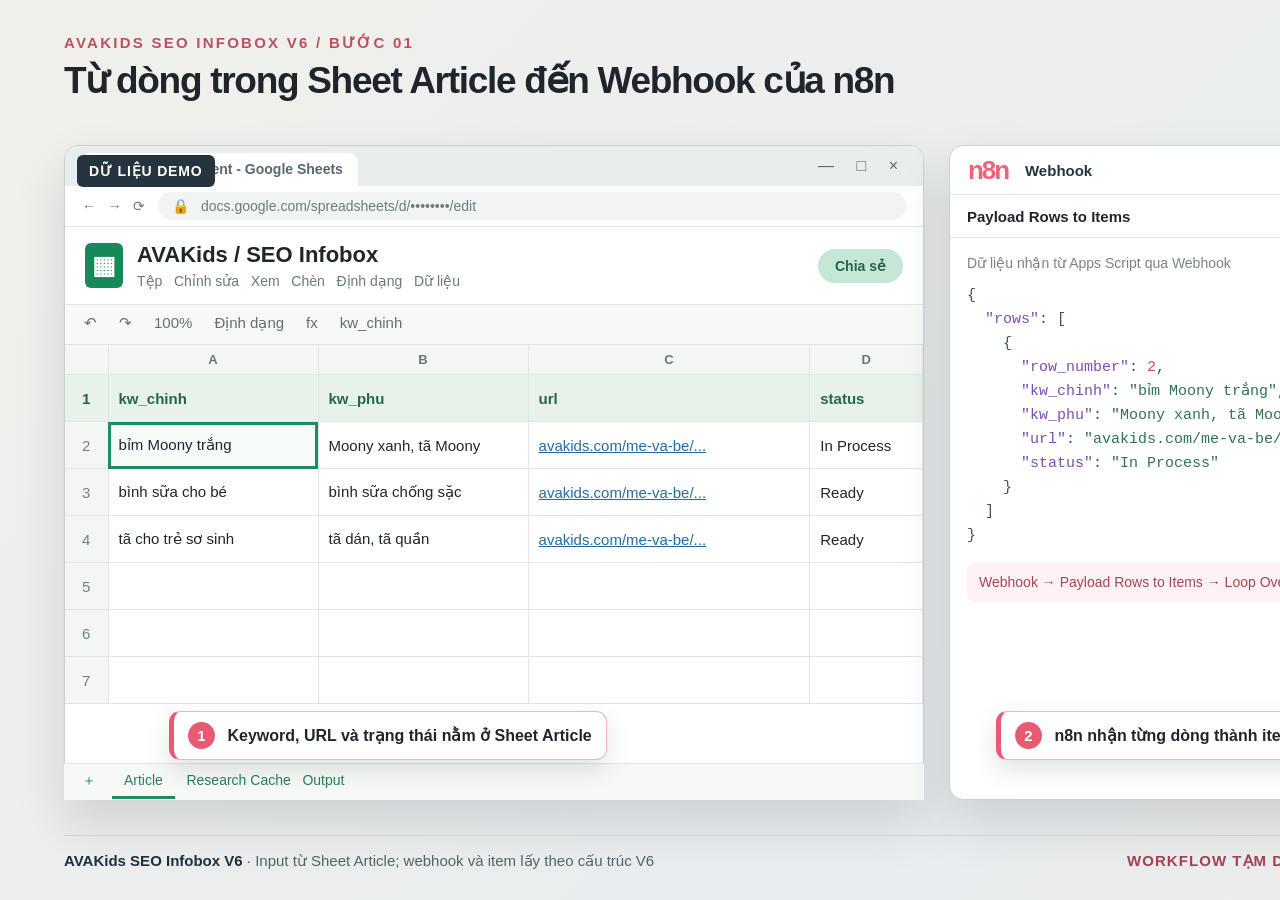
<file: workflow/avakids-infobox-v6/infobox-screens.html>
﻿<!doctype html>
<html lang="vi"><head><meta charset="utf-8"><meta name="viewport" content="width=device-width,initial-scale=1"><title>AVAKids Infobox V6 / Screen demo</title>
<style>
*{box-sizing:border-box}body{margin:0;background:#e9e8e4;color:#20252c;font-family:"Segoe UI",Arial,sans-serif}.scene{display:none;width:1600px;height:900px;position:relative;overflow:hidden;background:linear-gradient(135deg,#f1f0eb,#e9edf0 70%,#eeece7)}.scene.active{display:block}.heading{position:absolute;left:64px;right:64px;top:34px;display:flex;justify-content:space-between}.heading small{display:block;font-size:15px;font-weight:800;color:#bd4f63;letter-spacing:.15em;margin-bottom:8px}.heading h1{margin:0;font-size:37px;letter-spacing:-.035em;line-height:1.15}.count{height:48px;border:1px solid #d4d8d8;background:#fff9;border-radius:100px;padding:12px 19px;font-size:16px;font-weight:750;color:#53616c}.stage{position:absolute;left:64px;top:145px;width:1472px;height:655px}.foot{position:absolute;left:64px;right:64px;bottom:30px;border-top:1px solid #cbd2d3;padding-top:16px;display:flex;justify-content:space-between;font-size:15px;color:#536268}.foot b{color:#1f303c}.demo{font-weight:800;color:#a24153;letter-spacing:.07em}.window{background:#fff;border:1px solid #c9d0d2;border-radius:14px;box-shadow:0 24px 50px #20313a26;overflow:hidden}.annot{position:absolute;z-index:8;background:#fff;border:1px solid #e9b7bc;border-left:5px solid #e75b72;border-radius:11px;box-shadow:0 10px 25px #26343c25;padding:10px 14px;font-size:16px;font-weight:650;line-height:1.3}.annot b{display:inline-flex;width:27px;height:27px;align-items:center;justify-content:center;background:#e75b72;color:#fff;border-radius:50%;font-size:15px;margin-right:8px}.tag{position:absolute;z-index:9;background:#263440;color:#fff;border-radius:6px;padding:8px 12px;font-size:14px;font-weight:800;letter-spacing:.06em}.outline{position:absolute;z-index:7;border:3px solid #e75b72;border-radius:6px;pointer-events:none}.minor{font-size:14px;color:#78838b}.pill{display:inline-block;padding:6px 10px;border-radius:100px;background:#f2e2e6;color:#a74257;font-size:13px;font-weight:800}.pill.gray{background:#edf0f2;color:#5e6e77}.pill.green{background:#e0f4e7;color:#248153}.pill.orange{background:#fff0de;color:#a76112}
/* Google Sheets */
.sheets{height:100%}.browserbar{height:40px;background:#e9eeec;display:flex;align-items:center;padding:0 16px;gap:10px;font-size:14px;color:#596870}.btab{align-self:end;background:#fff;border-radius:9px 9px 0 0;padding:8px 15px;min-width:260px;height:33px;font-weight:650}.winbuttons{margin-left:auto;letter-spacing:9px;font-size:16px}.address{height:41px;border-bottom:1px solid #e3e7e5;padding:7px 17px;display:flex;gap:13px;align-items:center;color:#6c7b7e;font-size:14px}.address span{flex:1;background:#f1f4f2;border-radius:100px;padding:6px 14px}.shead{height:78px;border-bottom:1px solid #e0e6e2;display:flex;align-items:center;gap:14px;padding:0 20px}.sicon{width:38px;height:45px;border-radius:6px;background:#178859;color:#fff;font-size:25px;font-weight:800;display:flex;align-items:center;justify-content:center}.docname{font-size:22px;font-weight:650}.menubar{margin-top:5px;color:#6a797b;font-size:14px}.share{margin-left:auto;background:#c4e7d6;color:#27634a;border-radius:100px;padding:9px 17px;font-size:14px;font-weight:750}.stools{height:40px;background:#f7f9f7;border-bottom:1px solid #e1e5e3;padding:9px 19px;font-size:15px;color:#627073}.stools span{margin-right:22px}.sgrid{width:100%;border-collapse:collapse;table-layout:fixed;font-size:15px}.sgrid td,.sgrid th{border-right:1px solid #e0e7e3;border-bottom:1px solid #e0e7e3;height:47px;padding:7px 10px;text-align:left;white-space:nowrap;overflow:hidden;text-overflow:ellipsis}.sgrid th{height:28px;text-align:center;background:#f3f6f4;color:#68787b;font-size:13px;font-weight:600}.sgrid .rownum{width:42px;text-align:center;background:#f3f6f4;color:#728186}.sgrid .fields td{background:#e7f2eb;font-weight:750;color:#27644c}.sgrid .focus{outline:3px solid #208a60;outline-offset:-3px;background:#f5fcf8}.sgrid .url{color:#246ca4;text-decoration:underline}.sgrid .done{color:#228154;font-weight:800}.sgrid .error{color:#c2524c;font-weight:800}.sgrid .empty{color:#9daaa8}.stab{position:absolute;bottom:0;left:0;right:0;height:37px;border-top:1px solid #e1e6e3;background:#f7f9f7;padding:8px 18px;color:#258159;font-size:14px}.stab span{margin-left:12px;border-bottom:3px solid #228b5d;padding:0 12px 8px}
/* n8n shell */
.n8n{height:100%;position:relative}.n-top{height:49px;border-bottom:1px solid #e4e7ea;display:flex;align-items:center;padding:0 18px;gap:17px;font-size:15px}.n-logo{font-size:26px;letter-spacing:-.08em;color:#ef6379;font-weight:850}.n-crumb{color:#75808a}.n-name{font-weight:750;color:#26343d}.n-save{margin-left:auto;color:#849096;font-size:14px}.n-more{font-size:20px;color:#7d888d}.n-flowbar{height:46px;border-bottom:1px solid #e4e7ea;display:flex;align-items:center;padding:0 18px 0 75px;gap:22px;font-size:15px;color:#66747b}.n-flowbar .selected{height:46px;border-bottom:3px solid #e65e75;padding-top:13px;color:#26323a;font-weight:800}.n-flowbar .right{margin-left:auto}.n-sidebar{position:absolute;left:0;top:49px;bottom:0;width:55px;border-right:1px solid #e4e7ea;background:#fafbfc;display:flex;flex-direction:column;align-items:center;gap:21px;padding-top:24px;color:#86929a;font-size:23px}.n-sidebar .on{background:#f9e9ed;color:#d9546d;border-radius:10px;padding:5px}.canvas{position:absolute;left:55px;right:0;top:95px;bottom:0;background-color:#fbfcfd;background-image:radial-gradient(#dce2e6 1px,transparent 1px);background-size:20px 20px}.canvas .zoom{position:absolute;bottom:15px;left:18px;border:1px solid #dce2e5;background:#fff;border-radius:7px;padding:8px 12px;font-size:14px;color:#63727b;z-index:4}.canvas .execute{position:absolute;bottom:17px;right:20px;background:#ea6176;color:#fff;border-radius:8px;padding:10px 16px;font-size:14px;font-weight:750;z-index:4}.nnode{position:absolute;width:144px;text-align:center;z-index:3;font-size:14px;color:#33404b;line-height:1.15;font-weight:650}.nnode .tile{width:75px;height:75px;border-radius:17px;margin:0 auto 7px;background:#fff;border:2px solid #dbe1e4;box-shadow:0 7px 15px #172b3a1b;display:flex;align-items:center;justify-content:center;font-size:29px;position:relative}.nnode .tile:before,.nnode .tile:after{content:"";position:absolute;top:31px;width:8px;height:8px;border-radius:50%;background:#adb9be}.nnode .tile:before{left:-7px}.nnode .tile:after{right:-7px}.nnode.pink .tile{border-color:#f2c3cd;color:#d6546e}.nnode.green .tile{border-color:#bfe4cb;color:#28a05f}.nnode.purple .tile{border-color:#d6c5f5;color:#8c65c2}.nnode.orange .tile{border-color:#f3d4ae;color:#c88c39}.nnode.gray .tile{border-color:#d7e0e5;color:#5b8497}.nnode.sel .tile{box-shadow:0 0 0 5px #f8dfe5,0 8px 18px #172b3a1b;border-color:#e65e75}.nnode .check{position:absolute;right:30px;top:-8px;background:#38b76e;color:#fff;border-radius:50%;font-size:11px;padding:4px 6px}.edge{position:absolute;inset:0;width:100%;height:100%;pointer-events:none;z-index:1}.edge path{fill:none;stroke:#9caeb8;stroke-width:2.5}.edge path.hot{stroke:#ed6479;stroke-width:3.5}.edge path.good{stroke:#4db87b;stroke-width:3.5}.edge text{fill:#72828a;font-size:13px;font-weight:700}.canvas-label{position:absolute;z-index:5;background:#fff;border:1px solid #e0e5e7;border-radius:10px;padding:10px 13px;box-shadow:0 7px 16px #24394414;font-size:15px;font-weight:700;color:#43515a}
/* n8n node detail */
.detail{position:absolute;left:55px;right:0;top:95px;bottom:0;display:grid;grid-template-columns: 390px 1fr 420px;background:#f8fafb}.detail-col{border-right:1px solid #dde4e7;overflow:hidden}.detail-col:last-child{border-right:0}.detail-head{height:43px;background:#fff;border-bottom:1px solid #e2e7e8;display:flex;align-items:center;justify-content:space-between;padding:0 17px;font-size:15px;font-weight:800}.detail-body{padding:17px}.json{font:15px/1.6 Consolas,"Courier New",monospace;color:#40515e;white-space:pre-wrap}.json .k{color:#7d4eb0}.json .s{color:#31734f}.json .v{color:#c45258}.field{margin-bottom:17px}.field label{display:block;font-size:14px;font-weight:750;color:#50616a;margin-bottom:7px}.field .box{border:1px solid #d7e0e3;background:#fff;border-radius:7px;padding:11px 13px;font-size:15px;color:#33414a;line-height:1.45}.field .box.code{font-family:Consolas,"Courier New",monospace;font-size:14px;background:#fcfcfd}.model{display:flex;align-items:center;gap:10px;background:#fff;border:1px solid #dedfe6;border-radius:9px;padding:10px 12px;font-size:15px}.model i{width:26px;height:26px;display:inline-flex;align-items:center;justify-content:center;background:#dfe7fb;color:#5673b8;border-radius:7px;font-style:normal;font-weight:800}.detail-note{background:#fff2f4;color:#a24658;border-radius:8px;padding:10px 12px;font-size:14px;line-height:1.35}
.safe-card{background:#fff;border:1px solid #dce4e7;border-radius:10px;padding:16px;margin-bottom:16px;box-shadow:0 5px 12px #2439440b}.safe-caption{font-size:12px;letter-spacing:.12em;color:#87939b;font-weight:850;margin-bottom:12px}.safe-card strong{font-size:17px;color:#273743}.safe-card p{font-size:15px;line-height:1.45;color:#677680;margin:10px 0 0}.safe-lock{background:#edf1f3;border:1px dashed #b7c4ca;border-radius:8px;padding:12px;font-size:14px;font-weight:750;color:#61717a}.safe-prompt{display:grid;grid-template-columns:1fr auto;gap:13px;align-items:center}.safe-prompt b{font-size:15px}.safe-prompt span{font-size:13px;background:#e3f4e9;color:#288456;padding:5px 9px;border-radius:100px;font-weight:800}.safe-muted{color:#87939a!important;background:#f3f6f7!important;font-style:italic}.safe-preview{min-height:335px}.preview-h{font-size:14px;font-weight:800;color:#314655;margin:25px 0 11px}.preview-line{height:11px;border-radius:100px;background:#dfe6e9;width:100%;margin:8px 0}.preview-line.short{width:62%}.preview-line.medium{width:80%}
</style></head><body><main id="root"></main><script>
const H=(n,t)=>`<div class="heading"><div><small>AVAKIDS SEO INFOBOX V6 / BƯỚC 0${n}</small><h1>${t}</h1></div><span class="count">0${n} / 05</span></div>`;
const F=(t)=>`<div class="foot"><span><b>AVAKids SEO Infobox V6</b> · ${t}</span><span class="demo">WORKFLOW TẠM DỪNG · MÔ PHỎNG TỪ JSON V6</span></div>`;
const N=(body,kind='canvas')=>`<div class="window n8n"><div class="n-top"><span class="n-logo">n8n</span><span class="n-crumb">Personal &nbsp; / &nbsp; Workflows &nbsp; /</span><span class="n-name">AVAKids_SEO_Infobox - V6</span><span class="n-save">Saved</span><span class="pill gray">Tạm dừng</span><span class="n-more">⋯</span></div><div class="n-flowbar"><span class="selected">Editor</span><span>Executions</span><span class="right">⌕ &nbsp; ↗ &nbsp; ⋯</span></div><div class="n-sidebar"><span class="on">◫</span><span>◷</span><span>▤</span><span>⚙</span></div><div class="${kind}">${body}</div></div>`;
const ND=(x,y,name,icon,color='gray',selected=false)=>`<div class="nnode ${color} ${selected?'sel':''}" style="left:${x}px;top:${y}px"><div class="tile">${icon}</div><div>${name}</div></div>`;
const E=(paths)=>`<svg class="edge" viewBox="0 0 1416 560" preserveAspectRatio="none">${paths.map(p=>`<path class="${p[4]||''}" d="M ${p[0]} ${p[1]} C ${p[0]+42} ${p[1]}, ${p[2]-42} ${p[3]}, ${p[2]} ${p[3]}"/>`).join('')}</svg>`;
const articleSheet=`<div class="window sheets"><div class="browserbar"><span class="btab">▩ &nbsp; AVAKids content - Google Sheets</span><span class="winbuttons">— □ ×</span></div><div class="address">← &nbsp; → &nbsp; ⟳ <span>🔒 &nbsp; docs.google.com/spreadsheets/d/••••••••/edit</span></div><div class="shead"><span class="sicon">▦</span><div><div class="docname">AVAKids / SEO Infobox</div><div class="menubar">Tệp &nbsp; Chỉnh sửa &nbsp; Xem &nbsp; Chèn &nbsp; Định dạng &nbsp; Dữ liệu</div></div><span class="share">Chia sẻ</span></div><div class="stools"><span>↶</span><span>↷</span><span>100%</span><span>Định dạng</span><span>fx</span><span>kw_chinh</span></div><table class="sgrid"><colgroup><col style="width:42px"><col style="width:205px"><col style="width:205px"><col style="width:275px"><col style="width:110px"></colgroup><tr><th></th><th>A</th><th>B</th><th>C</th><th>D</th></tr><tr class="fields"><td class="rownum">1</td><td>kw_chinh</td><td>kw_phu</td><td>url</td><td>status</td></tr><tr><td class="rownum">2</td><td class="focus">bỉm Moony trắng</td><td>Moony xanh, tã Moony</td><td class="url">avakids.com/me-va-be/...</td><td>In Process</td></tr><tr><td class="rownum">3</td><td>bình sữa cho bé</td><td>bình sữa chống sặc</td><td class="url">avakids.com/me-va-be/...</td><td>Ready</td></tr><tr><td class="rownum">4</td><td>tã cho trẻ sơ sinh</td><td>tã dán, tã quần</td><td class="url">avakids.com/me-va-be/...</td><td>Ready</td></tr><tr><td class="rownum">5</td><td></td><td></td><td></td><td></td></tr><tr><td class="rownum">6</td><td></td><td></td><td></td><td></td></tr><tr><td class="rownum">7</td><td></td><td></td><td></td><td></td></tr></table><div class="stab">＋ <span>Article</span> &nbsp; Research Cache &nbsp; Output</div></div>`;
const outputSheet=`<div class="window sheets"><div class="browserbar"><span class="btab">▩ &nbsp; AVAKids content - Google Sheets</span><span class="winbuttons">— □ ×</span></div><div class="address">← &nbsp; → &nbsp; ⟳ <span>🔒 &nbsp; docs.google.com/spreadsheets/d/••••••••/edit</span></div><div class="shead"><span class="sicon">▦</span><div><div class="docname">AVAKids / SEO Infobox</div><div class="menubar">Tệp &nbsp; Chỉnh sửa &nbsp; Xem &nbsp; Chèn &nbsp; Định dạng &nbsp; Dữ liệu</div></div><span class="share">Chia sẻ</span></div><div class="stools"><span>↶</span><span>↷</span><span>100%</span><span>Định dạng</span><span>fx</span><span>status</span></div><table class="sgrid"><colgroup><col style="width:42px"><col style="width:170px"><col style="width:225px"><col style="width:270px"><col style="width:320px"><col style="width:115px"><col style="width:318px"></colgroup><tr><th></th><th>A</th><th>B</th><th>C</th><th>D</th><th>E</th><th>F</th></tr><tr class="fields"><td class="rownum">1</td><td>kw_chinh</td><td>title</td><td>description</td><td>html</td><td>status</td><td>note</td></tr><tr><td class="rownum">2</td><td>bỉm Moony trắng</td><td>Gợi ý chọn bỉm Moony...</td><td>Thông tin tham khảo để chọn...</td><td class="url">&lt;h2&gt;Các dòng sản phẩm...&lt;/h2&gt;</td><td class="done focus">Done</td><td>QC pass · chờ duyệt nội dung</td></tr><tr><td class="rownum">3</td><td>bình sữa cho bé</td><td class="empty">—</td><td class="empty">—</td><td class="empty">—</td><td class="error">Error</td><td>Thiếu nguồn xác minh...</td></tr><tr><td class="rownum">4</td><td></td><td></td><td></td><td></td><td></td><td></td></tr><tr><td class="rownum">5</td><td></td><td></td><td></td><td></td><td></td><td></td></tr><tr><td class="rownum">6</td><td></td><td></td><td></td><td></td><td></td><td></td></tr><tr><td class="rownum">7</td><td></td><td></td><td></td><td></td><td></td><td></td></tr></table><div class="stab">＋ &nbsp; Article &nbsp; Research Cache <span>Output</span></div></div>`;
const screen1=`<section class="scene" data-scene="1">${H(1,'Từ dòng trong Sheet Article đến Webhook của n8n')}<div class="stage"><div style="position:absolute;left:0;top:0;width:860px;height:655px">${articleSheet}</div><div class="window" style="position:absolute;left:885px;top:0;width:587px;height:655px"><div class="n-top"><span class="n-logo">n8n</span><span class="n-name">Webhook</span><span class="n-save">INPUT</span></div><div class="detail-head">Payload Rows to Items <span class="pill green">1 item</span></div><div class="detail-body"><div class="minor" style="margin-bottom:13px">Dữ liệu nhận từ Apps Script qua Webhook</div><div class="json">{\n  <span class="k">"rows"</span>: [\n    {\n      <span class="k">"row_number"</span>: <span class="v">2</span>,\n      <span class="k">"kw_chinh"</span>: <span class="s">"bỉm Moony trắng"</span>,\n      <span class="k">"kw_phu"</span>: <span class="s">"Moony xanh, tã Moony"</span>,\n      <span class="k">"url"</span>: <span class="s">"avakids.com/me-va-be/..."</span>,\n      <span class="k">"status"</span>: <span class="s">"In Process"</span>\n    }\n  ]\n}</div><div class="detail-note" style="margin-top:15px">Webhook → Payload Rows to Items → Loop Over Items1</div></div></div><div class="annot" style="left:105px;top:566px"><b>1</b> Keyword, URL và trạng thái nằm ở Sheet Article</div><div class="annot" style="left:932px;top:566px"><b>2</b> n8n nhận từng dòng thành item để xử lý</div><span class="tag" style="left:13px;top:10px">DỮ LIỆU DEMO</span></div>${F('Input từ Sheet Article; webhook và item lấy theo cấu trúc V6')}</section>`;
const screen2=`<section class="scene" data-scene="2">${H(2,'Chuẩn bị tư liệu trước khi tạo nội dung')}<div class="stage">${N(`${E([[200,242,394,242],[470,242,664,242],[740,242,934,242],[1010,242,1204,242]])}${ND(90,205,'Nhận yêu cầu','▤','gray')}${ND(360,205,'Thu thập tư liệu','⌕','purple')}${ND(630,205,'Đối chiếu thông tin','◇','orange',true)}${ND(900,205,'Chuẩn bị bối cảnh','≡','gray')}${ND(1170,205,'Sẵn sàng viết','✓','green')}<div class="canvas-label" style="left:75px;top:400px;width:670px;line-height:1.4">Tư duy thiết kế: bài viết cần đủ bối cảnh và nguồn tham khảo<br>trước khi chuyển sang bước tạo bản nháp.</div><div class="zoom">− &nbsp; 70% &nbsp; +</div><div class="execute">Execute workflow</div>`) }<span class="tag" style="right:18px;top:112px">GIAO DIỆN MÔ PHỎNG · ĐÃ GIẢN LƯỢC</span><div class="annot" style="left:835px;top:550px"><b>1</b> Các cấu hình và điều kiện xử lý đã được ẩn</div></div>${F('Minh họa cấp độ quy trình; không hiển thị cấu hình nội bộ')}</section>`;
const detail=`<div class="detail-col"><div class="detail-head">INPUT <span class="pill gray">1 item</span></div><div class="detail-body"><div class="safe-card"><div class="safe-caption">YÊU CẦU NỘI DUNG</div><strong>Chủ đề sản phẩm mẹ & bé</strong><p>Keyword và mục tiêu bài viết đã được chuẩn bị từ Sheet.</p></div><div class="safe-card"><div class="safe-caption">BỐI CẢNH</div><strong>Tư liệu tham khảo</strong><p>Thông tin đã được tổng hợp và đối chiếu trước khi viết.</p></div><div class="safe-lock">▦ &nbsp; Cấu trúc dữ liệu chi tiết đã ẩn</div></div></div><div class="detail-col"><div class="detail-head">Tạo bản nháp nội dung <span class="pill">Parameters</span></div><div class="detail-body"><div class="field"><label>Yêu cầu viết</label><div class="box safe-prompt"><b>Brief nội dung</b><span>Đã chuẩn bị</span><b>Dàn ý</b><span>Đã chuẩn bị</span><b>Thông tin tham khảo</b><span>Đã chuẩn bị</span></div></div><div class="field"><label>Cấu hình</label><div class="box safe-muted">Thiết lập chi tiết được ẩn trong bản portfolio</div></div><div class="detail-note">Bản nháp được chuyển tiếp sang bước kiểm tra chất lượng trước khi ghi kết quả.</div></div></div><div class="detail-col"><div class="detail-head">OUTPUT <span class="pill green">1 item</span></div><div class="detail-body"><div class="safe-card safe-preview"><div class="safe-caption">BẢN NHÁP · DỮ LIỆU DEMO</div><strong>Gợi ý chọn sản phẩm phù hợp cho bé</strong><p>Đoạn giới thiệu được tạo từ bối cảnh đã chuẩn bị...</p><div class="preview-h">Thông tin cần biết</div><div class="preview-line"></div><div class="preview-line short"></div><div class="preview-h">Gợi ý lựa chọn</div><div class="preview-line"></div><div class="preview-line medium"></div></div><div class="safe-lock">▦ &nbsp; Nội dung đầy đủ và định dạng đầu ra đã ẩn</div></div></div>`;
const screen3=`<section class="scene" data-scene="3">${H(3,'AI tạo bản nháp từ bối cảnh đã chuẩn bị')}<div class="stage">${N(detail,'detail')}<div class="annot" style="left:108px;top:566px"><b>1</b> Đầu vào đã có mục tiêu và tư liệu tham khảo</div><div class="annot" style="left:614px;top:566px"><b>2</b> AI hỗ trợ tạo bản nháp theo yêu cầu</div><div class="annot" style="left:1110px;top:566px"><b>3</b> Bản nháp chờ kiểm tra chất lượng</div><span class="tag" style="right:19px;top:112px">NODE VIEW · CHI TIẾT ĐÃ ẨN</span></div>${F('Màn hình mô phỏng node viết bài; không hiển thị prompt hoặc cấu hình')}</section>`;
const screen4=`<section class="scene" data-scene="4">${H(4,'Có bước kiểm tra và xử lý khi bản nháp chưa đạt')}<div class="stage">${N(`${E([[175,225,390,225],[465,225,720,102,'good'],[465,225,720,357,'hot'],[795,102,1280,225,'good'],[795,357,1010,357,'hot'],[1085,357,1280,225,'good']])}${ND(65,188,'Bản nháp','▤','gray')}${ND(355,188,'Kiểm tra chất lượng','◇','orange',true)}${ND(685,65,'Đạt yêu cầu','✓','green')}${ND(685,320,'Cần điều chỉnh','✎','purple')}${ND(975,320,'Kiểm tra lại','◇','orange')}${ND(1245,188,'Ghi trạng thái','▦','green')}<div class="canvas-label" style="left:75px;top:445px;width:740px;line-height:1.4">Khi nội dung chưa đạt, quy trình đưa bài về bước điều chỉnh<br>và kiểm tra lại trước khi ghi trạng thái kết quả.</div><div class="zoom">− &nbsp; 70% &nbsp; +</div><div class="execute">Execute workflow</div>`) }<span class="tag" style="right:18px;top:112px">LUỒNG MÔ PHỎNG · ĐÃ GIẢN LƯỢC</span></div>${F('Minh họa tư duy kiểm soát chất lượng; các nhánh kỹ thuật đã ẩn')}</section>`;
const screen5=`<section class="scene" data-scene="5">${H(5,'Output Sheet giữ bài hoàn chỉnh và trạng thái xử lý')}<div class="stage">${outputSheet}<div class="outline" style="left:42px;top:279px;width:1420px;height:49px"></div><div class="annot" style="left:84px;top:560px"><b>1</b> Title, description và HTML để đội nội dung duyệt</div><div class="annot" style="left:822px;top:560px"><b>2</b> Done/Error giúp tách bài đạt và lỗi</div><div class="annot" style="left:1170px;top:560px"><b>3</b> Note ghi lý do cần xử lý</div><span class="tag" style="right:18px;top:16px">DỮ LIỆU DEMO</span></div>${F('Append Output Done/Error ghi vào Sheet Output; không tự xuất bản')}</section>`;
document.getElementById('root').innerHTML=[screen1,screen2,screen3,screen4,screen5].join('');let s=Number(new URLSearchParams(location.search).get('screen')||1);document.querySelector(`[data-scene="${Math.max(1,Math.min(5,s))}"]`).classList.add('active');
</script></body></html>
</file>
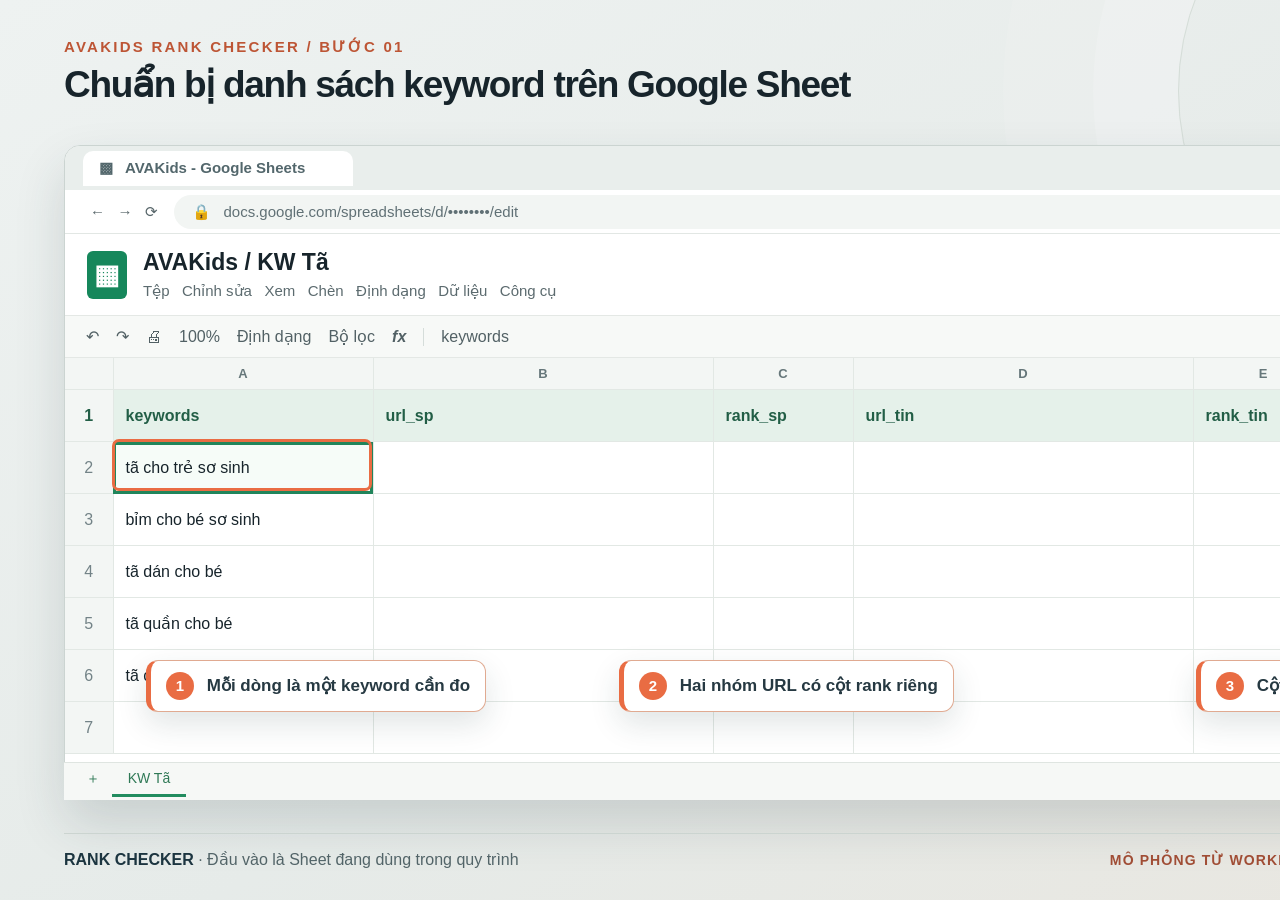
<file: workflow/rank-checker/rank-checker-screens.html>
<!doctype html>
<html lang="vi"><head><meta charset="utf-8"><meta name="viewport" content="width=device-width,initial-scale=1"><title>Rank Checker / Screen demo</title>
<style>
*{box-sizing:border-box}body{margin:0;font-family:"Segoe UI",Arial,sans-serif;color:#17242b;background:#e6e9ea}.scene{display:none;width:1600px;height:900px;position:relative;overflow:hidden;background:linear-gradient(150deg,#eef2f1 0%,#e6ebe9 56%,#e9e6df 100%)}.scene.active{display:block}.scene:before{content:"";position:absolute;right:-100px;top:-170px;width:520px;height:520px;border:1px solid #d5ddd8;border-radius:50%;box-shadow:0 0 0 85px #ffffff22,0 0 0 175px #ffffff13}.heading{position:absolute;left:64px;right:64px;top:38px;display:flex;align-items:flex-start;justify-content:space-between}.heading small{display:block;font-size:15px;font-weight:800;color:#bd5535;letter-spacing:.15em;margin-bottom:8px}.heading h1{font-size:37px;line-height:1.14;letter-spacing:-.035em;margin:0;font-weight:750}.heading .count{border:1px solid #cbd5d1;border-radius:100px;padding:12px 18px;font-size:16px;font-weight:750;color:#3c5960;background:#fff9}.stage{position:absolute;left:64px;top:145px;width:1472px;height:655px}.foot{position:absolute;left:64px;right:64px;bottom:31px;border-top:1px solid #cbd4d0;padding-top:16px;display:flex;justify-content:space-between;align-items:center;font-size:16px;color:#526468}.foot b{color:#1c3540}.foot .demo{font-weight:800;letter-spacing:.08em;font-size:14px;color:#a04d35}.app{background:#fff;border:1px solid #cbd4d1;border-radius:16px;box-shadow:0 24px 50px #253b4228;overflow:hidden}.browser{width:100%;height:100%}.browser-top{height:44px;background:#e9eeec;display:flex;align-items:center;padding:0 18px;gap:9px;color:#53676c;font-size:15px}.browser-top .btab{height:35px;min-width:270px;margin-left:16px;background:#fff;border-radius:10px 10px 0 0;padding:8px 16px;font-weight:650}.dot{width:11px;height:11px;border-radius:50%;background:#adbebb}.dot:nth-child(1){background:#ef9987}.dot:nth-child(2){background:#ebce79}.dot:nth-child(3){background:#9ccdb9}.address{height:44px;background:#fff;border-bottom:1px solid #e2e7e4;display:flex;align-items:center;gap:16px;padding:0 25px;color:#59676b;font-size:15px}.url{background:#f2f5f3;border-radius:100px;padding:8px 18px;flex:1;color:#607075}.avatar{width:32px;height:32px;border-radius:50%;background:#d9e6df;color:#397156;display:flex;align-items:center;justify-content:center;font-weight:800}.sheet-head{height:82px;border-bottom:1px solid #e4e8e5;display:flex;align-items:center;padding:0 22px;gap:16px}.sheet-icon{width:40px;height:48px;background:#16875b;border-radius:6px;color:#fff;display:flex;align-items:center;justify-content:center;font-size:27px;font-weight:700}.doc-name{font-size:23px;font-weight:650}.menu{font-size:15px;color:#5c6b6f;margin-top:6px;word-spacing:0}.share{margin-left:auto;background:#bfe3d4;border-radius:100px;padding:10px 18px;font-size:15px;font-weight:750;color:#245e48}.toolbar{height:42px;background:#f7f9f7;border-bottom:1px solid #e4e8e5;display:flex;align-items:center;padding:0 21px;gap:17px;font-size:16px;color:#526165}.toolbar .fx{font-style:italic;font-weight:700;border-right:1px solid #d5ddda;padding-right:17px}.grid{width:100%;border-collapse:collapse;table-layout:fixed;font-size:16px}.grid col.c0{width:48px}.grid col.c1{width:260px}.grid col.c2{width:340px}.grid col.c3{width:140px}.grid col.c4{width:340px}.grid col.c5{width:140px}.grid col.c6{width:204px}.grid td,.grid th{height:52px;border-right:1px solid #e2e8e4;border-bottom:1px solid #e2e8e4;padding:8px 12px;text-align:left;white-space:nowrap;overflow:hidden;text-overflow:ellipsis}.grid .letters th{height:31px;background:#f3f6f4;color:#66777a;font-size:13px;text-align:center;font-weight:600}.grid .rowhead{background:#f3f6f4!important;text-align:center!important;color:#738387;font-weight:500}.grid .fields td{background:#e5f1ea;color:#225e46;font-weight:750}.grid .focus{outline:3px solid #21855b;outline-offset:-3px;background:#f6fcf8}.grid .link{color:#2868a2;text-decoration:underline}.grid .rank{font-weight:800;color:#1d7354}.grid .mute{color:#a1abaa}.grid .highlight{background:#fff4e8}.sheet-tab{height:38px;position:absolute;bottom:0;left:0;right:0;background:#f6f8f6;border-top:1px solid #dfe5e1;padding:7px 22px;font-size:14px;color:#2f7956}.sheet-tab span{display:inline-block;border-bottom:3px solid #228c5f;padding:0 16px 8px}.annot{position:absolute;z-index:5;background:#fff;border:1px solid #e0aa91;border-left:5px solid #e96c43;border-radius:12px;box-shadow:0 12px 30px #1b3a3b22;padding:11px 15px;color:#263942;font-size:17px;font-weight:650;line-height:1.25}.annot b{display:inline-flex;width:28px;height:28px;align-items:center;justify-content:center;background:#e96c43;color:#fff;border-radius:50%;font-size:15px;margin-right:8px}.outline{position:absolute;border:3px solid #e96c43;border-radius:7px;pointer-events:none;z-index:3}.tag{position:absolute;z-index:6;background:#153643;color:#fff;border-radius:6px;padding:8px 12px;font-size:14px;font-weight:750;letter-spacing:.08em}.win{background:#fff;border:1px solid #bfc9c7;border-radius:13px;box-shadow:0 24px 50px #172c3845;overflow:hidden}.wtitle{height:48px;background:#f5f7f8;border-bottom:1px solid #dbe2e2;display:flex;align-items:center;gap:10px;padding:0 17px;font-size:16px;font-weight:650}.winbuttons{margin-left:auto;letter-spacing:17px;color:#5b6a70;font-size:15px}.explorer{position:absolute;left:0;top:0;width:780px;height:580px}.explorer .path{height:52px;border-bottom:1px solid #e4e9e8;padding:12px 20px;display:flex;align-items:center;gap:14px;color:#4f5e66;font-size:15px}.explorer .path span{border:1px solid #dce4e1;border-radius:7px;padding:7px 12px;flex:1}.explorer .filebar{height:44px;background:#fafbfb;border-bottom:1px solid #e4e9e8;padding:11px 25px;color:#607078;font-size:15px}.files{margin:14px 20px;width:740px;border-collapse:collapse;font-size:16px}.files th{text-align:left;color:#728186;font-size:14px;border-bottom:1px solid #dce3e0;padding:11px}.files td{padding:11px;border-bottom:1px solid #eef1ef}.files .selected{background:#e2f0fa;outline:1px solid #b4d4e9}.files .icon{color:#2b8cbd;font-weight:800;margin-right:10px}.console{position:absolute;left:450px;top:98px;width:1000px;height:542px;background:#101d25;color:#e3eded;border:1px solid #364c55;border-radius:13px;box-shadow:0 24px 50px #172c3845;overflow:hidden}.console .wtitle{background:#24343e;color:#f0f5f4;border-color:#40545b}.terminal-body{font:17px/1.66 Consolas,"Courier New",monospace;padding:24px 28px;white-space:pre-wrap}.terminal-body .green{color:#90ddba}.terminal-body .orange{color:#ffab81}.terminal-body .soft{color:#91aeb5}.chrome-mobile{position:absolute;left:475px;top:0;width:525px;height:650px;background:#fff;border:1px solid #bfc9c7;border-radius:13px;box-shadow:0 24px 50px #172c3845;overflow:hidden}.chrome-mobile .address{height:41px}.mobile-body{background:#fff;height:562px;overflow:hidden}.mobile-g{font-family:Arial,sans-serif;font-size:39px;letter-spacing:-4px;font-weight:700;text-align:center;padding-top:8px}.mobile-g span:nth-child(1),.mobile-g span:nth-child(4){color:#4285f4}.mobile-g span:nth-child(2),.mobile-g span:nth-child(6){color:#ea4335}.mobile-g span:nth-child(3){color:#fbbc05}.mobile-g span:nth-child(5){color:#34a853}.mobile-search{border:1px solid #e0e5e4;border-radius:100px;margin:12px 20px;padding:13px 16px;font-size:16px;box-shadow:0 3px 12px #102a3112}.mobile-tabs{border-bottom:1px solid #e5e9e8;padding:10px 25px;font-size:13px;color:#69777b;word-spacing:0}.serp-row{margin:0 18px;padding:12px 5px;border-bottom:1px solid #eef0ef;font-size:14px}.serp-row small{display:block;color:#637377;font-size:12px;margin-bottom:3px}.serp-row strong{display:block;color:#1a5dab;font-size:16px;font-weight:650}.serp-row p{margin:5px 0 0;color:#59696c;line-height:1.3}.serp-row.sp{background:#edf9f2;outline:3px solid #31a672;outline-offset:-3px;border-radius:7px}.serp-row.tin{background:#fff3ed;outline:3px solid #ed7b4f;outline-offset:-3px;border-radius:7px}.side-note{position:absolute;width:330px;font-size:17px;line-height:1.35;color:#43545a}.side-note strong{display:block;font-size:23px;color:#16343f;margin-bottom:8px}.side-note .n{width:36px;height:36px;border-radius:50%;background:#e96c43;color:#fff;display:inline-flex;align-items:center;justify-content:center;font-weight:800;margin-bottom:10px}.side-note .line{height:2px;background:#e96c43;width:190px;margin:14px 0}.task{position:absolute;left:680px;top:270px;width:750px;height:340px;background:#fff;border:1px solid #cbd5d2;border-radius:12px;box-shadow:0 20px 45px #152c3c45;overflow:hidden}.task .nav{background:#f6f8f7;border-bottom:1px solid #e1e6e4;padding:10px 17px;font-size:15px;color:#69787c}.task .inner{padding:21px;font-size:17px}.task .row{display:flex;padding:10px 0;border-bottom:1px solid #e5e9e7;gap:20px}.task .row b{width:170px}.task .row span{color:#446875}.status-pill{display:inline-block;background:#e5f4ea;color:#23734b;padding:6px 10px;border-radius:100px;font-size:14px;font-weight:700}
.browser-top>.dot{display:none}.browser-top:after{content:"—  □  ×";margin-left:auto;color:#596b71;font-size:17px;letter-spacing:8px}.browser-top .btab{margin-left:0}</style></head><body><main id="root"></main>
<script>
const foot=(n,label)=>`<div class="foot"><span><b>RANK CHECKER</b> · ${label}</span><span class="demo">MÔ PHỎNG TỪ WORKFLOW THẬT · DỮ LIỆU MINH HỌA</span></div>`;
const head=(n,title)=>`<div class="heading"><div><small>AVAKIDS RANK CHECKER / BƯỚC 0${n}</small><h1>${title}</h1></div><span class="count">0${n} / 05</span></div>`;
const sheet=(filled)=>`<div class="app browser"><div class="browser-top"><span class="dot"></span><span class="dot"></span><span class="dot"></span><span class="btab">▩ &nbsp; AVAKids - Google Sheets</span></div><div class="address">← &nbsp; → &nbsp; ⟳ <span class="url">🔒 &nbsp; docs.google.com/spreadsheets/d/••••••••/edit</span><span class="avatar">T</span></div><div class="sheet-head"><span class="sheet-icon">▦</span><div><div class="doc-name">AVAKids / KW Tã</div><div class="menu">Tệp &nbsp; Chỉnh sửa &nbsp; Xem &nbsp; Chèn &nbsp; Định dạng &nbsp; Dữ liệu &nbsp; Công cụ</div></div><span class="share">Chia sẻ</span></div><div class="toolbar"><span>↶</span><span>↷</span><span>🖨</span><span>100%</span><span>Định dạng</span><span>Bộ lọc</span><span class="fx">fx</span><span>${filled?'=rank_sp':'keywords'}</span></div><table class="grid"><colgroup><col class="c0"><col class="c1"><col class="c2"><col class="c3"><col class="c4"><col class="c5"><col class="c6"></colgroup><tbody><tr class="letters"><th></th><th>A</th><th>B</th><th>C</th><th>D</th><th>E</th><th>F</th></tr><tr class="fields"><td class="rowhead">1</td><td>keywords</td><td>url_sp</td><td>rank_sp</td><td>url_tin</td><td>rank_tin</td><td>time</td></tr>${filled?`<tr><td class="rowhead">2</td><td>tã cho trẻ sơ sinh</td><td class="link">avakids.com/bim-ta/...</td><td class="rank focus">4</td><td class="link">avakids.com/me-va-be/...</td><td class="rank">9</td><td>05/10/2026 10:42</td></tr><tr><td class="rowhead">3</td><td>bỉm cho bé sơ sinh</td><td class="link">avakids.com/bim-ta/...</td><td class="rank">7</td><td class="mute">—</td><td class="mute">—</td><td>05/10/2026 10:44</td></tr>`:`<tr><td class="rowhead">2</td><td class="focus">tã cho trẻ sơ sinh</td><td></td><td></td><td></td><td></td><td></td></tr><tr><td class="rowhead">3</td><td>bỉm cho bé sơ sinh</td><td></td><td></td><td></td><td></td><td></td></tr>`}<tr><td class="rowhead">4</td><td>tã dán cho bé</td><td></td><td></td><td></td><td></td><td></td></tr><tr><td class="rowhead">5</td><td>tã quần cho bé</td><td></td><td></td><td></td><td></td></tr><tr><td class="rowhead">6</td><td>tã cho bé size M</td><td></td><td></td><td></td><td></td></tr><tr><td class="rowhead">7</td><td></td><td></td><td></td><td></td><td></td><td></td></tr></tbody></table><div class="sheet-tab">＋ &nbsp; <span>KW Tã</span></div></div>`;
const files=`<div class="win explorer"><div class="wtitle">📁 &nbsp; rank-checker <span class="winbuttons">— □ ×</span></div><div class="path">← &nbsp; → &nbsp; ↑ <span>Máy tính &nbsp; › &nbsp; D: &nbsp; › &nbsp; Codex &nbsp; › &nbsp; Workflow SEO &nbsp; › &nbsp; rank-checker</span></div><div class="filebar">Mới &nbsp;&nbsp; ↕ Sắp xếp &nbsp;&nbsp; ▤ Xem</div><table class="files"><tr><th>Tên</th><th>Loại</th><th>Kích thước</th></tr><tr class="selected"><td><span class="icon">▣</span>01-Test-5-Keywords.cmd</td><td>Windows Command Script</td><td>1 KB</td></tr><tr><td><span class="icon">▣</span>02-Run-Full-New-Run.cmd</td><td>Windows Command Script</td><td>1 KB</td></tr><tr><td><span class="icon">▣</span>03-Resume.cmd</td><td>Windows Command Script</td><td>1 KB</td></tr><tr><td><span class="icon">▣</span>04-Install-Weekly-Schedule.cmd</td><td>Windows Command Script</td><td>1 KB</td></tr><tr><td><span class="icon">▤</span>README.md</td><td>Markdown File</td><td>4 KB</td></tr></table></div>`;
const scenes=[
`<section class="scene" data-scene="1">${head(1,'Chuẩn bị danh sách keyword trên Google Sheet')}<div class="stage">${sheet(false)}<div class="outline" style="left:48px;top:294px;width:260px;height:52px"></div><div class="annot" style="left:82px;top:515px"><b>1</b> Mỗi dòng là một keyword cần đo</div><div class="annot" style="left:555px;top:515px"><b>2</b> Hai nhóm URL có cột rank riêng</div><div class="annot" style="left:1132px;top:515px"><b>3</b> Cột time xác nhận lần kiểm tra</div><span class="tag" style="right:18px;top:17px">DỮ LIỆU DEMO</span></div>${foot(1,'Đầu vào là Sheet đang dùng trong quy trình')}</section>`,
`<section class="scene" data-scene="2">${head(2,'Chạy bản test: lệnh Windows + console tiến độ')}<div class="stage">${files}<div class="console"><div class="wtitle">▣ &nbsp; AVAKids Rank Checker - Test 5 Keywords <span class="winbuttons">— □ ×</span></div><div class="terminal-body"><span class="soft">D:\\Codex\\Workflow SEO\\rank-checker&gt;</span> 01-Test-5-Keywords.cmd\n<span class="green">[2026-10-05T03:40:12Z]</span> Reading Google Sheet "KW Tã"\n<span class="green">[2026-10-05T03:40:13Z]</span> Found 5 keyword rows\n<span class="green">[2026-10-05T03:40:16Z]</span> Row 2: searching "tã cho trẻ sơ sinh"\n<span class="green">[2026-10-05T03:40:25Z]</span> Row 2: SP rank=4 TIN rank=9\n<span class="green">[2026-10-05T03:40:25Z]</span> Waiting 42s before next keyword\n<span class="green">[2026-10-05T03:41:07Z]</span> Row 3: searching "bỉm cho bé sơ sinh"<span class="orange"> ▌</span></div></div><div class="annot" style="left:20px;top:594px"><b>1</b> Double-click file Test 5 Keywords</div><div class="annot" style="left:740px;top:594px"><b>2</b> Console hiện keyword, rank và thời gian chờ</div><span class="tag" style="right:25px;top:111px">MÔ PHỎNG LƯỢT CHẠY</span></div>${foot(2,'Các file .cmd và thông điệp console bám theo mã nguồn')}</section>`,
`<section class="scene" data-scene="3">${head(3,'Chrome mở SERP mobile và tìm hai nhóm URL')}<div class="stage"><div class="side-note" style="left:58px;top:116px"><span class="n">1</span><strong>Đúng ngữ cảnh tìm kiếm</strong>Chrome dùng kích thước mobile, ngôn ngữ tiếng Việt và khu vực Việt Nam. Quy trình đọc hai trang đầu, tối đa 20 kết quả.<div class="line"></div><span style="font-weight:700">Không lấy rank từ ảnh chụp; mã nguồn đọc URL của từng kết quả.</span></div><div class="chrome-mobile"><div class="browser-top"><span class="dot"></span><span class="dot"></span><span class="dot"></span><span class="btab" style="min-width:280px">Google - tã cho trẻ sơ sinh</span></div><div class="address">← &nbsp; ⟳ <span class="url">🔒 &nbsp; google.com/search?q=tã+cho+trẻ+sơ+sinh</span></div><div class="mobile-body"><div class="mobile-g"><span>G</span><span>o</span><span>o</span><span>g</span><span>l</span><span>e</span></div><div class="mobile-search">⌕ &nbsp; tã cho trẻ sơ sinh</div><div class="mobile-tabs">Tất cả &nbsp; Hình ảnh &nbsp; Mua sắm &nbsp; Video</div><div class="serp-row"><small>example.vn › chăm sóc bé</small><strong>Chọn tã cho bé theo từng độ tuổi</strong><p>Nội dung về chăm sóc bé và chọn sản phẩm...</p></div><div class="serp-row sp"><small>avakids.com › bim-ta</small><strong>#4 · Tã cho bé | AVAKids</strong><p>URL sản phẩm được ghi vào url_sp.</p></div><div class="serp-row"><small>example.org › kinh nghiệm</small><strong>Những điều cần biết khi chọn tã</strong><p>Bài viết tham khảo...</p></div><div class="serp-row tin"><small>avakids.com › me-va-be</small><strong>#9 · Cách chọn tã phù hợp</strong><p>URL bài tin được ghi vào url_tin.</p></div></div></div><div class="side-note" style="left:1054px;top:105px"><span class="n">2</span><strong>Rank trang sản phẩm</strong>URL thuộc avakids.com, nằm ngoài /me-va-be → <b>rank_sp = 4</b>.<div class="line"></div><span class="n">3</span><strong>Rank bài tin</strong>URL thuộc avakids.com/me-va-be → <b>rank_tin = 9</b>.</div><span class="tag" style="left:514px;top:607px">TRANG KẾT QUẢ DỰNG LẠI · RANK MINH HỌA</span></div>${foot(3,'Màn hình Chrome mô phỏng theo hành vi của provider browser')}</section>`,
`<section class="scene" data-scene="4">${head(4,'Kết quả được ghi về đúng dòng trong Sheet')}<div class="stage">${sheet(true)}<div class="outline" style="left:308px;top:294px;width:1070px;height:52px"></div><div class="annot" style="left:82px;top:515px"><b>1</b> Một keyword → một dòng kết quả</div><div class="annot" style="left:670px;top:515px"><b>2</b> Sản phẩm và bài tin không trộn rank</div><div class="annot" style="left:1170px;top:515px"><b>3</b> Ghi thời điểm cập nhật</div><span class="tag" style="right:18px;top:17px">DỮ LIỆU DEMO</span></div>${foot(4,'Mã nguồn ghi url_sp, rank_sp, url_tin, rank_tin và time')}</section>`,
`<section class="scene" data-scene="5">${head(5,'Gặp CAPTCHA: lưu checkpoint rồi tiếp tục sau')}<div class="stage"><div class="console" style="left:0;top:0;width:1120px;height:560px"><div class="wtitle">▣ &nbsp; AVAKids Rank Checker - Full New Run <span class="winbuttons">— □ ×</span></div><div class="terminal-body"><span class="soft">D:\\Codex\\Workflow SEO\\rank-checker&gt;</span> 02-Run-Full-New-Run.cmd\n<span class="green">[2026-10-05T03:42:10Z]</span> Reading Google Sheet "KW Tã"\n<span class="green">[2026-10-05T03:42:11Z]</span> Found 5 keyword rows\n<span class="green">[2026-10-05T03:42:13Z]</span> Row 3: searching "bỉm cho bé sơ sinh"\n<span class="green">[2026-10-05T03:42:22Z]</span> Auto resume scheduled:\n<span class="soft">task="AVAKids Rank Checker Auto Resume"</span>\n<span class="orange">[2026-10-05T03:42:23Z] WARN CAPTCHA detected at row 3.</span>\n<span class="orange">Auto resume in 37 min.</span></div></div><div class="task"><div class="wtitle">▦ &nbsp; Task Scheduler · AVAKids Rank Checker Auto Resume <span class="winbuttons">— □ ×</span></div><div class="nav">Tệp &nbsp; Tác vụ &nbsp; Xem &nbsp; Trợ giúp</div><div class="inner"><div class="row"><b>Trạng thái</b><span class="status-pill">Sẵn sàng</span></div><div class="row"><b>Chạy lần tiếp theo</b><span>Trong khoảng 30–45 phút</span></div><div class="row"><b>Thao tác</b><span>Chạy lại run.ps1 để resume</span></div><div class="row"><b>Checkpoint</b><span>Bỏ qua dòng đã hoàn thành</span></div></div></div><div class="annot" style="left:24px;top:584px"><b>1</b> Dừng thay vì cố vượt CAPTCHA</div><div class="annot" style="left:465px;top:584px"><b>2</b> Lưu dòng đang dở vào checkpoint</div><div class="annot" style="left:930px;top:584px"><b>3</b> Hẹn chạy tiếp, không làm lại từ đầu</div><span class="tag" style="right:34px;top:18px">MÔ PHỎNG TRẠNG THÁI</span></div>${foot(5,'Checkpoint và lịch tự chạy lại là chức năng có trong mã nguồn')}</section>`
];
document.getElementById('root').innerHTML=scenes.join('');const n=Number(new URLSearchParams(location.search).get('screen')||1);document.querySelector(`[data-scene="${Math.max(1,Math.min(5,n))}"]`).classList.add('active');
</script></body></html>
</file>
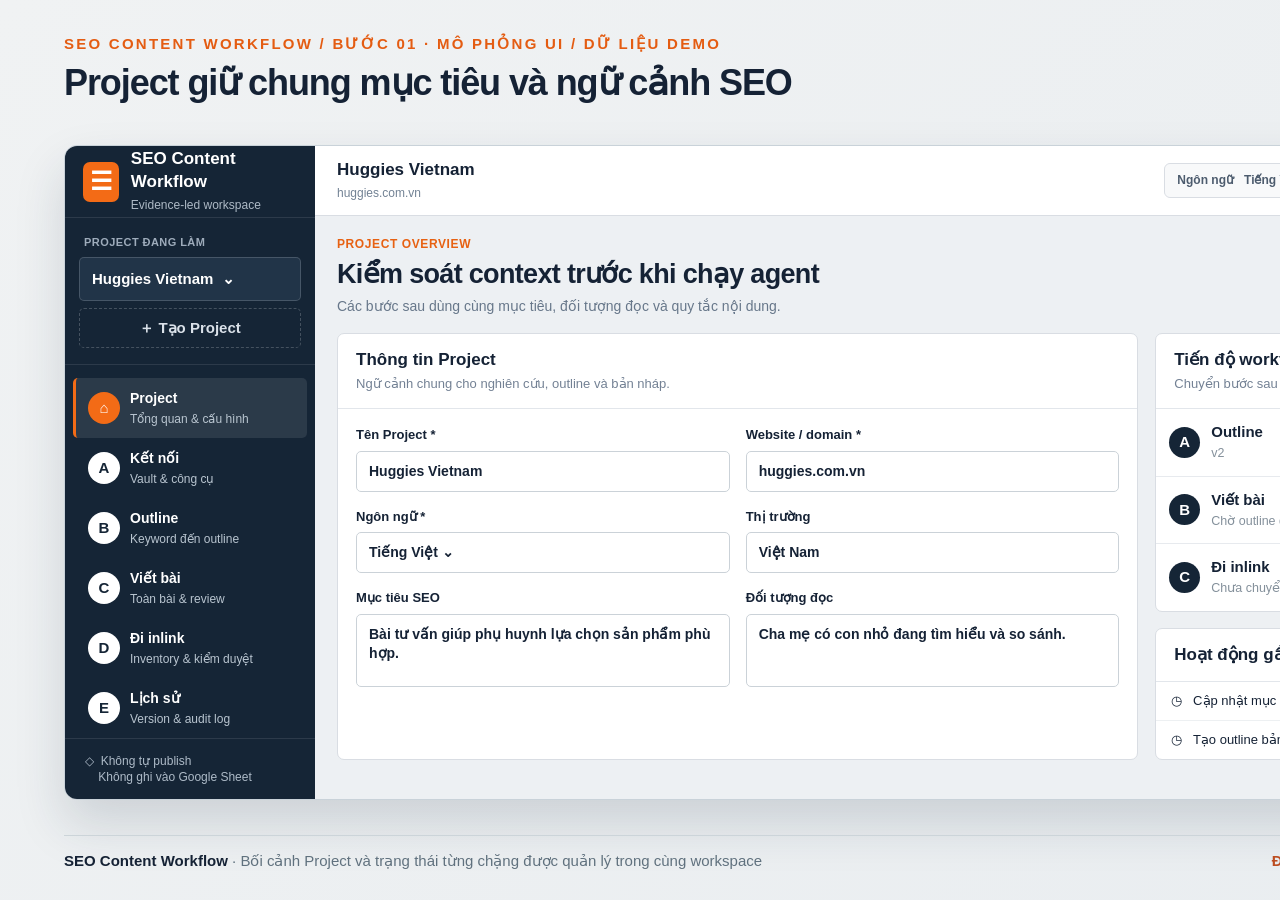
<file: workflow/seo-content-app/app-screens.html>
﻿<!doctype html>
<html lang="vi"><head><meta charset="utf-8"><meta name="viewport" content="width=device-width, initial-scale=1"><title>SEO Content Workflow · portfolio screens</title>
<style>
*{box-sizing:border-box}body{margin:0;background:#edf0f3;color:#152235;font:15px/1.35 Inter,'Segoe UI',Arial,sans-serif}.scene{display:none;position:relative;width:1600px;height:900px;overflow:hidden;background:linear-gradient(135deg,#f0f2f3,#e9edf0)}.scene.active{display:block}.titlebar{position:absolute;left:64px;right:64px;top:34px;display:flex;justify-content:space-between;align-items:flex-start}.titlebar small{display:block;margin-bottom:8px;color:#e45c12;font-size:15px;font-weight:850;letter-spacing:.15em}.titlebar h1{margin:0;font-size:36px;line-height:1.15;letter-spacing:-.03em}.counter{padding:11px 18px;border:1px solid #d4dce1;border-radius:30px;background:#fff9;color:#44586b;font-weight:800}.app{position:absolute;left:64px;top:145px;width:1472px;height:655px;overflow:hidden;border:1px solid #c9d2d9;border-radius:13px;background:#edf0f3;box-shadow:0 24px 50px #1b2f4027}.foot{position:absolute;left:64px;right:64px;bottom:29px;padding-top:15px;border-top:1px solid #ccd4d9;display:flex;justify-content:space-between;gap:20px;color:#60717e;font-size:15px}.foot b{color:#152235}.foot strong{color:#bc4d21;letter-spacing:.05em}.side{position:absolute;left:0;top:0;bottom:0;width:250px;background:#152536;color:#fff}.brand{height:72px;display:flex;gap:12px;align-items:center;padding:0 18px;border-bottom:1px solid #ffffff19}.brand-icon{width:40px;height:40px;display:grid;place-items:center;border-radius:7px;background:#f36b16;color:#fff;font-size:25px;font-weight:700}.brand b{display:block;font-size:17px}.brand small{color:#aebac6;font-size:12px}.project-select{padding:17px 14px 16px;border-bottom:1px solid #ffffff19}.project-select small{display:block;margin:0 5px 7px;color:#9eacbb;font-size:11px;font-weight:850;letter-spacing:.04em}.project-select .value{padding:11px 12px;border:1px solid #ffffff2b;border-radius:5px;background:#213448;font-weight:800}.project-select .add{margin-top:7px;padding:9px;border:1px dashed #ffffff34;border-radius:5px;text-align:center;color:#dae1e9;font-weight:700}.nav{padding:13px 8px}.navitem{height:60px;display:flex;gap:10px;align-items:center;padding:0 12px;border-left:3px solid transparent;border-radius:5px}.navitem.active{border-left-color:#f36b16;background:#ffffff18}.navbadge{width:32px;height:32px;display:grid;place-items:center;flex:0 0 32px;border-radius:50%;background:#fff;color:#152536;font-weight:850}.navitem.active .navbadge{background:#f36b16;color:#fff}.navitem b{display:block;font-size:14px}.navitem small{display:block;margin-top:3px;color:#b9c5d0;font-size:12px}.sidefoot{position:absolute;left:0;right:0;bottom:0;padding:14px 20px;border-top:1px solid #ffffff19;color:#aebbc8;font-size:12px}.main{position:absolute;left:250px;right:0;top:0;bottom:0}.top{height:70px;display:flex;justify-content:space-between;align-items:center;padding:0 22px;border-bottom:1px solid #d9dde3;background:#fff}.top b{display:block;font-size:17px}.top small{display:block;margin-top:3px;color:#728294;font-size:12px}.top-right{display:flex;gap:8px;align-items:center}.top-chip{padding:8px 12px;border:1px solid #d9dde3;border-radius:6px;background:#f8f9fa;color:#4d5c6e;font-size:12px;font-weight:700}.body{height:585px;overflow:hidden;padding:20px 22px 26px}.eyebrow{color:#e76112;font-size:12px;font-weight:850;letter-spacing:.05em}.page-title{margin:4px 0 4px;font-size:27px;letter-spacing:-.025em}.sub{margin:0;color:#67778a;font-size:14px}.section-head{display:flex;align-items:center;justify-content:space-between;margin-bottom:17px}.btn{display:inline-flex;align-items:center;justify-content:center;gap:7px;height:38px;padding:0 13px;border:1px solid #cbd2da;border-radius:6px;background:#fff;color:#263748;font-size:14px;font-weight:800;white-space:nowrap}.btn.primary{border-color:#e85e0d;background:#f36b16;color:#fff}.btn.pale{background:#fff4ed;color:#d45c16;border-color:#f8caa9}.panel{border:1px solid #d9dde3;border-radius:7px;background:#fff;overflow:hidden}.panel-head{padding:15px 18px;border-bottom:1px solid #e2e6eb}.panel-head b{display:block;font-size:17px}.panel-head small{display:block;margin-top:4px;color:#738194;font-size:13px}.panel-pad{padding:17px 18px}.field label{display:block;margin-bottom:7px;font-size:13px;font-weight:800}.input{min-height:41px;padding:10px 12px;border:1px solid #cbd2d8;border-radius:5px;background:#fff;font-size:14px;font-weight:650}.input.multiline{min-height:73px}.muted{color:#7b8997}.pill{display:inline-block;padding:4px 8px;border-radius:5px;background:#edf2f6;color:#547087;font-size:11px;font-weight:850}.pill.green{background:#e8f5eb;color:#27764d}.pill.amber{background:#fff4df;color:#aa6b0c}.pill.red{background:#fff0f1;color:#ba4549}.pill.orange{background:#fff0e4;color:#cf5f16}.two-col{display:grid;grid-template-columns:minmax(0,1.68fr) minmax(330px,.75fr);gap:17px}.formgrid{display:grid;grid-template-columns:repeat(2,1fr);gap:16px}.threegrid{display:grid;grid-template-columns:repeat(3,1fr);gap:16px}.statusrow{display:grid;grid-template-columns:32px 1fr auto;align-items:center;gap:10px;padding:13px;border-bottom:1px solid #e7eaee}.statusrow:last-child{border-bottom:0}.circle{display:grid;place-items:center;width:31px;height:31px;border-radius:50%;background:#152536;color:#fff;font-weight:850}.statusrow b{display:block}.statusrow small{color:#84909b}.activity{padding:10px 15px;border-bottom:1px solid #edf0f2;font-size:13px}.activity:last-child{border:0}.steps{height:49px;display:grid;grid-template-columns:repeat(4,1fr);margin:17px 0 13px;border:1px solid #dfe3e8;border-radius:6px;background:#fff;overflow:hidden}.step{display:flex;align-items:center;justify-content:center;gap:10px;border-right:1px solid #e3e6ea;font-weight:800}.step:last-child{border:0}.step.on{background:#fff1e8;color:#c9550e}.step i{display:grid;place-items:center;width:27px;height:27px;border-radius:50%;background:#eef1f4;color:#1b2c3c;font-style:normal}.step.on i{background:#f36b16;color:#fff}.metrics{display:grid;grid-template-columns:repeat(6,1fr);height:83px;margin-bottom:14px;border:1px solid #dfe3e8;border-radius:6px;background:#fff}.metric{padding:12px;border-right:1px solid #e3e6ea}.metric:last-child{border:0}.metric small{display:block;color:#6e7b8a;font-size:10px;font-weight:850;letter-spacing:.03em}.metric b{display:block;margin-top:10px;font-size:23px}.agent{height:44px;display:flex;align-items:center;gap:10px;margin-bottom:14px;padding:0 15px;border:1px solid #dfe3e8;border-radius:6px;background:#fff}.agent b{font-size:14px}.agent span{color:#8a97a3;font-size:12px}.agent .chev{margin-left:auto;color:#dc6a20}.query{display:flex;gap:7px;flex-wrap:wrap}.query span{padding:7px 10px;border:1px solid #dae2e9;border-radius:5px;background:#fff;color:#2f638d;font-size:13px;font-weight:800}.inline-note{padding:12px 14px;border-radius:6px;background:#fff7ea;color:#8c611d;font-size:13px;line-height:1.4}.inline-note.red{background:#fff0f1;color:#a94149}.source{display:flex;gap:12px;padding:11px 13px;border-bottom:1px solid #e5e9ec}.source:last-child{border:0}.source .rank{width:26px;height:26px;display:grid;place-items:center;border-radius:5px;background:#eaf0f4;color:#405c72;font-weight:850}.source b{display:block;font-size:13px}.source small{color:#738295;font-size:11px}.intent-grid{display:grid;grid-template-columns:repeat(2,1fr);gap:15px}.intent-card{padding:18px;border:1px solid #d9dde3;border-top:3px solid #f36b16;border-radius:7px;background:#fff}.intent-card.gray{border-top-color:#b5c0c9}.intent-card small{display:block;color:#68798b;font-size:12px;font-weight:850}.intent-card h2{margin:10px 0 8px;font-size:21px}.intent-card p{margin:0;color:#637488;font-size:14px;line-height:1.5}.bar{height:8px;margin-top:13px;border-radius:10px;background:#e7ecef;overflow:hidden}.bar span{display:block;width:74%;height:100%;background:#2e8d5a}.outline-layout{display:grid;grid-template-columns:minmax(0,1.8fr) minmax(275px,.8fr);gap:0;height:295px}.outline-left{border-right:1px solid #e0e5e9;padding:16px}.outline-right{padding:16px}.outline-row{display:grid;grid-template-columns:36px 1fr auto;align-items:center;gap:10px;margin-top:9px;padding:8px 10px;border:1px solid #e1e7eb;border-radius:5px}.outline-row.indent{margin-left:30px}.outline-row b{font-size:13px}.outline-row small{color:#697b8c;font-size:11px}.outline-level{color:#d8641b;font-weight:850}.editor{display:grid;grid-template-columns:230px 1fr 275px;height:370px}.editor>.col{padding:15px;border-right:1px solid #dfe3e8;overflow:hidden}.editor>.col:last-child{border-right:0}.editor h3{margin:0 0 13px;font-size:16px}.editor .col .field{margin-bottom:10px}.editor .col .input{font-size:13px}.editor-toolbar{display:flex;align-items:center;gap:8px;margin-bottom:13px}.editor-toolbar .spacer{flex:1}.article-preview{height:285px;overflow:hidden;padding:19px 22px;border:1px solid #dfe4e8;border-radius:5px;background:#fff;font-size:13px;line-height:1.5}.article-preview h2{font-size:17px}.article-preview p{margin:0 0 12px}.review-card{padding:11px 12px;margin:12px 0;border-radius:5px;background:#fff7e8;color:#875f1b;font-size:12px;line-height:1.4}.review-actions{display:flex;gap:8px;margin-top:13px}.review-actions .btn{height:33px;padding:0 8px;font-size:12px}.annotation{position:absolute;z-index:5;max-width:415px;padding:10px 13px;border:1px solid #f0b999;border-left:5px solid #f36b16;border-radius:9px;background:#fff;box-shadow:0 9px 22px #2036482a;color:#213448;font-size:14px;font-weight:750}.annotation em{display:inline-grid;place-items:center;width:25px;height:25px;margin-right:7px;border-radius:50%;background:#f36b16;color:#fff;font-style:normal}.tag{display:none;position:absolute;z-index:8;right:16px;top:83px;padding:7px 10px;border-radius:5px;background:#1e3447;color:#fff;font-size:12px;font-weight:850;letter-spacing:.05em}.dim{position:absolute;inset:auto 0 0 0;height:6px;background:linear-gradient(transparent,#dce2e8)}
</style></head><body><main id="root"></main><script>
const nav=[['⌂','Project','Tổng quan & cấu hình'],['A','Kết nối','Vault & công cụ'],['B','Outline','Keyword đến outline'],['C','Viết bài','Toàn bài & review'],['D','Đi inlink','Inventory & kiểm duyệt'],['E','Lịch sử','Version & audit log']];
const sidebar=(on)=>`<aside class="side"><div class="brand"><div class="brand-icon">☰</div><div><b>SEO Content Workflow</b><small>Evidence-led workspace</small></div></div><div class="project-select"><small>PROJECT ĐANG LÀM</small><div class="value">Huggies Vietnam &nbsp;⌄</div><div class="add">＋ Tạo Project</div></div><div class="nav">${nav.map((n,i)=>`<div class="navitem ${on===i?'active':''}"><span class="navbadge">${n[0]}</span><span><b>${n[1]}</b><small>${n[2]}</small></span></div>`).join('')}</div><div class="sidefoot">◇ &nbsp;Không tự publish<br>&nbsp;&nbsp;&nbsp;&nbsp;Không ghi vào Google Sheet</div></aside>`;
const shell=(on,body)=>`<div class="app">${sidebar(on)}<div class="main"><div class="top"><div><b>Huggies Vietnam</b><small>huggies.com.vn</small></div><div class="top-right"><span class="top-chip">Ngôn ngữ &nbsp; Tiếng Việt ⌄</span><span class="top-chip">◷ &nbsp; Outline v2 &nbsp;│&nbsp; Article ${on===3?'v1':'—'}</span></div></div><div class="body">${body}</div></div><span class="tag">GIAO DIỆN APP · DỮ LIỆU DEMO</span></div>`;
const frame=(n,title,body,caption)=>`<section class="scene" data-scene="${n}"><div class="titlebar"><div><small>SEO CONTENT WORKFLOW / BƯỚC 0${n} · MÔ PHỎNG UI / DỮ LIỆU DEMO</small><h1>${title}</h1></div><span class="counter">0${n} / 06</span></div>${body}<div class="foot"><span><b>SEO Content Workflow</b> · ${caption}</span><strong>ĐANG XÂY DỰNG & THỬ NGHIỆM</strong></div></section>`;
const field=(name,value,multi=false)=>`<div class="field"><label>${name}</label><div class="input ${multi?'multiline':''}">${value}</div></div>`;
const heading=(eyebrow,title,sub,action='')=>`<div class="section-head"><div><div class="eyebrow">${eyebrow}</div><h2 class="page-title">${title}</h2><p class="sub">${sub}</p></div>${action}</div>`;
const steps=(on)=>`<div class="steps">${['Keyword Workspace','SERP Research','Intent & Gaps','Outline Editor'].map((s,i)=>`<div class="step ${on===i?'on':''}"><i>${'ABCD'[i]}</i>${s}</div>`).join('')}</div>`;
const metrics=`<div class="metrics"><div class="metric"><small>INTENT FIT</small><b>82</b></div><div class="metric"><small>EVIDENCE</small><b>75</b></div><div class="metric"><small>COVERAGE</small><b>88</b></div><div class="metric"><small>INFORMATION GAIN</small><b>76</b></div><div class="metric"><small>CLARITY</small><b>90</b></div><div class="metric"><small>QUALITY GATE</small><b style="font-size:17px;color:#a96509">Chờ duyệt</b></div></div>`;
const agent=`<div class="agent"><b style="color:#ef6d19">✧</b><b>Agent Configuration</b><span>Thiết lập theo từng bước · chi tiết đã ẩn</span><span class="chev">⌄</span></div>`;

const s1=frame(1,'Project giữ chung mục tiêu và ngữ cảnh SEO',shell(0,`${heading('PROJECT OVERVIEW','Kiểm soát context trước khi chạy agent','Các bước sau dùng cùng mục tiêu, đối tượng đọc và quy tắc nội dung.','<span class="btn primary">▣ &nbsp; Lưu cấu hình</span>')}<div class="two-col"><div class="panel"><div class="panel-head"><b>Thông tin Project</b><small>Ngữ cảnh chung cho nghiên cứu, outline và bản nháp.</small></div><div class="panel-pad"><div class="formgrid">${field('Tên Project *','Huggies Vietnam')}${field('Website / domain *','huggies.com.vn')}${field('Ngôn ngữ *','Tiếng Việt ⌄')}${field('Thị trường','Việt Nam')}${field('Mục tiêu SEO','Bài tư vấn giúp phụ huynh lựa chọn sản phẩm phù hợp.',true)}${field('Đối tượng đọc','Cha mẹ có con nhỏ đang tìm hiểu và so sánh.',true)}</div></div></div><div><div class="panel"><div class="panel-head"><b>Tiến độ workflow</b><small>Chuyển bước sau khi người dùng duyệt kết quả.</small></div><div class="statusrow"><span class="circle">A</span><span><b>Outline</b><small>v2</small></span><span class="pill amber">Chờ duyệt</span></div><div class="statusrow"><span class="circle">B</span><span><b>Viết bài</b><small>Chờ outline được duyệt</small></span><span class="pill orange">Chưa bắt đầu</span></div><div class="statusrow"><span class="circle">C</span><span><b>Đi inlink</b><small>Chưa chuyển bước</small></span><span class="pill">Chờ</span></div></div><div class="panel" style="margin-top:16px"><div class="panel-head"><b>Hoạt động gần đây</b></div><div class="activity">◷ &nbsp; Cập nhật mục tiêu và đối tượng đọc</div><div class="activity">◷ &nbsp; Tạo outline bản demo để kiểm tra UI</div></div></div></div>`),'Bối cảnh Project và trạng thái từng chặng được quản lý trong cùng workspace');

const s2=frame(2,'Bắt đầu từ keyword và mục tiêu bài viết',shell(2,`${heading('TAB 1 · OUTLINE','Từ keyword đến outline có bằng chứng','Mỗi lần chạy tạo version mới; dữ liệu trước vẫn được giữ.')}${steps(0)}${metrics}<div class="panel"><div class="panel-head"><b>Keyword Workspace</b><small>Nhóm từ khóa và phạm vi bài viết là đầu vào để nghiên cứu.</small></div><div class="panel-pad"><div class="threegrid">${field('Tên nhóm keyword *','Chọn tã cho bé')}${field('Từ khóa chính *','tã Huggies')}${field('Từ khóa phụ','tã quần Huggies, chọn tã cho bé')}${field('Đối tượng đọc','Cha mẹ có con nhỏ')}${field('Thị trường','Việt Nam')}${field('Số ký tự mục tiêu','6.000 ±10%')}</div><div style="display:flex;justify-content:flex-end;margin-top:16px"><span class="btn primary">Tiếp tục tới SERP Research →</span></div></div></div>`),'Keyword, phạm vi và mục tiêu được nhập trước khi nghiên cứu');

const s3=frame(3,'Nghiên cứu có nguồn để kiểm tra lại',shell(2,`${heading('TAB 1 · OUTLINE','Từ keyword đến outline có bằng chứng','Tư liệu SERP được ghi nhận cùng URL và tín hiệu liên quan.')}${steps(1)}${metrics}${agent}<div class="two-col" style="grid-template-columns:1fr 1fr"><div class="panel"><div class="panel-head"><b>Query pack cần kiểm tra</b><small>App hỗ trợ mở truy vấn; người dùng đánh giá và lưu evidence.</small></div><div class="panel-pad"><div class="query"><span>tã Huggies ↗</span><span>tã Huggies đánh giá ↗</span><span>chọn tã cho bé ↗</span></div><div class="inline-note" style="margin-top:17px">Nguồn và nhận định cần được đối chiếu trước khi sử dụng trong outline.</div></div></div><div class="panel"><div class="panel-head"><b>Nguồn đang đánh giá <span class="pill green">3 nguồn demo</span></b><small>Ví dụ giao diện khi đã lưu URL và ghi chú tham khảo.</small></div><div class="source"><span class="rank">1</span><span><b>Hướng dẫn lựa chọn sản phẩm cho bé</b><small>example.com · Trang tư vấn · Đã ghi nhận</small></span></div><div class="source"><span class="rank">2</span><span><b>Những tiêu chí nên so sánh</b><small>example.org · Bài viết · Cần đối chiếu</small></span></div><div class="source"><span class="rank">3</span><span><b>Câu hỏi thường gặp của phụ huynh</b><small>example.net · FAQ · Đã ghi nhận</small></span></div></div></div>`),'Nguồn minh họa để giải thích cách app ghi nhận evidence; không phải SERP thật');

const s4=frame(4,'Tách quan sát và suy luận khi phân tích intent',shell(2,`${heading('TAB 1 · OUTLINE','Từ keyword đến outline có bằng chứng','Intent và content gap là đề xuất biên tập có mức tin cậy, không phải chỉ số của Google.')}${steps(2)}<div class="intent-grid"><div class="intent-card"><small>PRIMARY INTENT</small><h2>So sánh để lựa chọn</h2><p>Người đọc muốn hiểu điểm khác biệt và chọn theo nhu cầu của bé.</p><div style="display:flex;justify-content:space-between;margin-top:14px;font-size:12px;color:#637488"><span>Confidence nội bộ</span><b>74%</b></div><div class="bar"><span></span></div></div><div class="intent-card gray"><small>SECONDARY INTENT</small><h2>Tìm hiểu thông tin</h2><p>Các câu hỏi nền cần được trả lời trước khi đưa ra gợi ý lựa chọn.</p><div class="inline-note" style="margin-top:15px">Đây là nhận định có thể được editor chỉnh sửa.</div></div><div class="intent-card gray"><small>CONTENT GAPS</small><h2>3 cơ hội nội dung</h2><p>Tiêu chí lựa chọn · trường hợp phù hợp · câu hỏi thực tế.</p></div><div class="intent-card gray"><small>RÀ SOÁT CLAIM</small><h2>Cần kiểm chứng</h2><p>Những nhận định về sức khỏe và an toàn phải có nguồn phù hợp.</p></div></div>`),'Phân tích intent có giải thích và giới hạn độ chắc chắn');

const s5=frame(5,'Outline là bản thiết kế để người viết duyệt',shell(2,`${heading('TAB 1 · OUTLINE','Từ keyword đến outline có bằng chứng','Bố cục, mục đích từng phần và phiên bản được xem trước khi viết.')}${steps(3)}<div class="panel"><div class="panel-head" style="display:flex;justify-content:space-between;align-items:center"><div><b>Outline v2 &nbsp;<span class="pill amber">Chờ duyệt</span></b><small>Tham chiếu Research demo · Bản cũ được giữ lại</small></div><span class="btn">Lưu version mới</span></div><div class="outline-layout"><div class="outline-left"><div style="display:flex;justify-content:space-between"><b>H1 · Hướng dẫn chọn tã cho bé theo nhu cầu</b><span class="pill">6.000 ký tự mục tiêu</span></div><div class="outline-row"><span class="outline-level">H2</span><b>Những tiêu chí nên xem xét</b><small>Mục đích rõ ràng</small></div><div class="outline-row indent"><span class="outline-level">H3</span><b>Chọn theo giai đoạn và nhu cầu</b><small>Gợi ý triển khai</small></div><div class="outline-row"><span class="outline-level">H2</span><b>So sánh các lựa chọn thường gặp</b><small>Cần dẫn nguồn</small></div><div class="outline-row"><span class="outline-level">H2</span><b>Câu hỏi thường gặp</b><small>Trả lời trực tiếp</small></div></div><div class="outline-right"><b>Review gate</b><p class="muted" style="font-size:13px;margin:10px 0">Editor kiểm tra tính phù hợp, nguồn và cách triển khai trước khi chuyển sang viết bài.</p><div class="inline-note">◷ &nbsp; Chờ người dùng duyệt outline</div><div class="review-actions"><span class="btn">Yêu cầu sửa</span><span class="btn primary">Duyệt outline</span></div></div></div></div>`),'Outline có version và bước duyệt trước khi dùng để viết bài');

const s6=frame(6,'Biên tập bản nháp và kiểm tra trước khi bàn giao',shell(3,`${heading('TAB 2 · VIẾT BÀI','Article Editor toàn bài','Bản nháp có thể chỉnh sửa, xem trước và yêu cầu sửa theo từng phần.','<span class="btn">Tạo draft mới</span>')}${agent}<div class="panel editor"><div class="col" style="background:#f8f9fa"><h3>Search appearance</h3>${field('SEO title','Chọn tã cho bé: các tiêu chí cần biết')}${field('H1','Hướng dẫn lựa chọn theo nhu cầu')}${field('Meta description','Tổng hợp tiêu chí và câu hỏi cần xem xét trước khi lựa chọn.',true)}</div><div class="col"><div class="editor-toolbar"><span class="pill amber">Bản nháp</span><b>Article v1</b><span class="muted" style="font-size:12px">Outline v2</span><span class="spacer"></span><span class="btn" style="height:31px">HTML</span><span class="btn pale" style="height:31px">Preview</span></div><article class="article-preview"><h2>Hướng dẫn lựa chọn theo nhu cầu</h2><p>Chọn sản phẩm cho bé nên bắt đầu từ nhu cầu sử dụng và những thông tin có thể kiểm chứng. Bản nháp này giúp editor rà soát cấu trúc và cách diễn đạt trước khi hoàn thiện.</p><h2>Những tiêu chí nên xem xét</h2><p>Ưu tiên sự phù hợp với từng giai đoạn, trải nghiệm sử dụng và hướng dẫn từ nguồn đáng tin cậy.</p><h2>So sánh các lựa chọn thường gặp</h2><p>Nội dung minh họa; các claim cụ thể sẽ được kiểm chứng trước khi duyệt.</p></article></div><div class="col" style="background:#fafbfc"><h3>Section đang kiểm tra</h3><div class="input">H2 · Những tiêu chí nên xem xét ⌄</div><p class="muted" style="font-size:13px;margin-top:11px">Editor có thể sửa toàn bài hoặc tạo lại một section.</p><span class="btn" style="height:34px">↻ &nbsp; Tạo lại section</span><div class="review-card">⚠ &nbsp; Claim cần được đối chiếu với nguồn trước khi duyệt.</div><b>Content review</b><div class="review-actions"><span class="btn">Yêu cầu sửa</span><span class="btn primary">Duyệt nội dung</span></div></div></div><div class="inline-note" style="margin-top:14px">Mỗi lần lưu tạo version mới; bài được xem xét trước khi chuyển sang bước tiếp theo.</div>`),'Bản nháp demo trong Article Editor; chưa phải nội dung đã xuất bản');

document.getElementById('root').innerHTML=[s1,s2,s3,s4,s5,s6].join('');
const idx=Math.max(1,Math.min(6,Number(new URLSearchParams(location.search).get('screen')||1)));
document.querySelector(`[data-scene="${idx}"]`).classList.add('active');
</script></body></html>
</file>
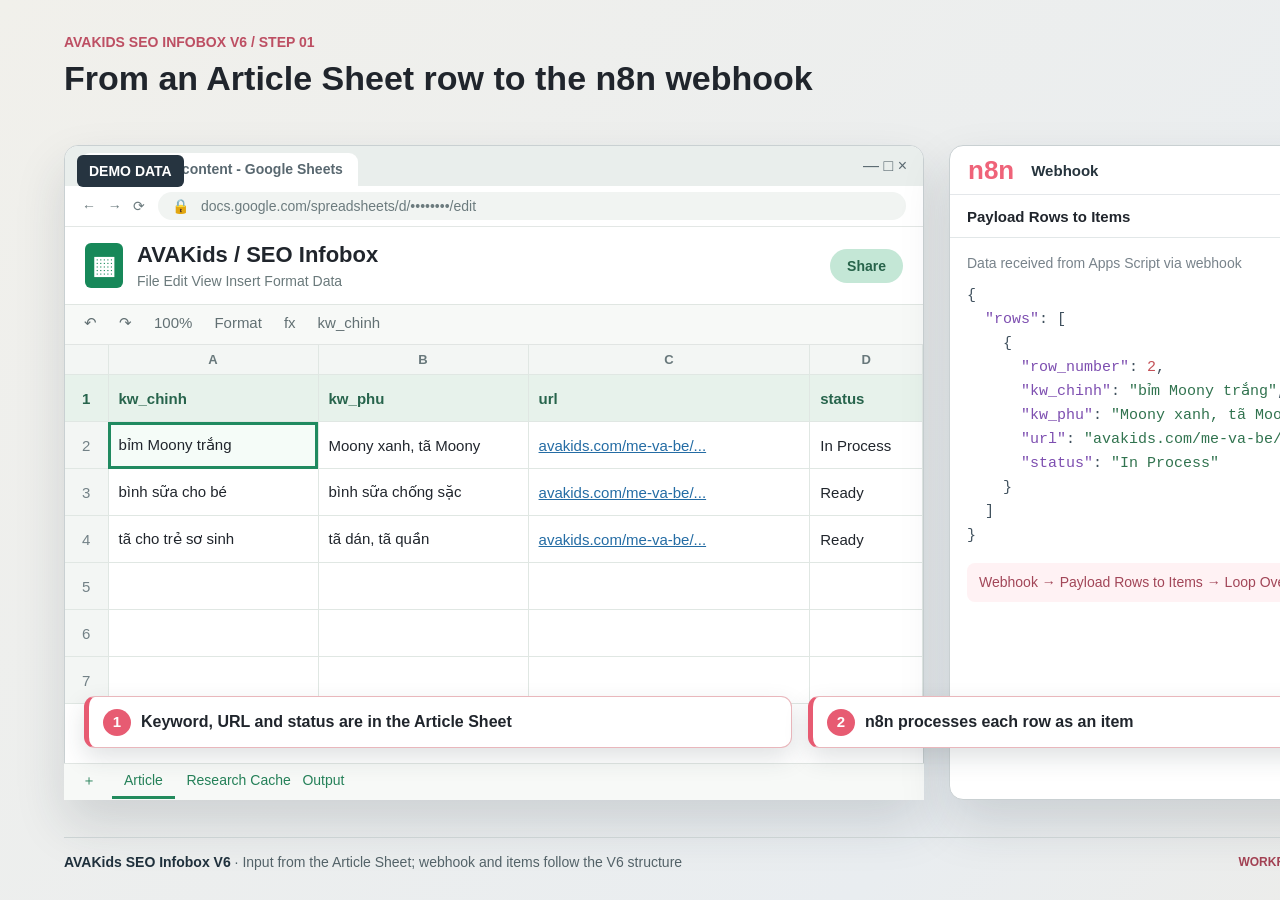
<file: en/workflow/avakids-infobox-v6/infobox-screens.html>
﻿<!doctype html>
<html lang="vi"><head><meta charset="utf-8"><meta name="viewport" content="width=device-width,initial-scale=1"><title>AVAKids Infobox V6 / Screen demo</title>
<style>
*{box-sizing:border-box}body{margin:0;background:#e9e8e4;color:#20252c;font-family:"Segoe UI",Arial,sans-serif}.scene{display:none;width:1600px;height:900px;position:relative;overflow:hidden;background:linear-gradient(135deg,#f1f0eb,#e9edf0 70%,#eeece7)}.scene.active{display:block}.heading{position:absolute;left:64px;right:64px;top:34px;display:flex;justify-content:space-between}.heading small{display:block;font-size:15px;font-weight:800;color:#bd4f63;letter-spacing:.15em;margin-bottom:8px}.heading h1{margin:0;font-size:37px;letter-spacing:-.035em;line-height:1.15}.count{height:48px;border:1px solid #d4d8d8;background:#fff9;border-radius:100px;padding:12px 19px;font-size:16px;font-weight:750;color:#53616c}.stage{position:absolute;left:64px;top:145px;width:1472px;height:655px}.foot{position:absolute;left:64px;right:64px;bottom:30px;border-top:1px solid #cbd2d3;padding-top:16px;display:flex;justify-content:space-between;font-size:15px;color:#536268}.foot b{color:#1f303c}.demo{font-weight:800;color:#a24153;letter-spacing:.07em}.window{background:#fff;border:1px solid #c9d0d2;border-radius:14px;box-shadow:0 24px 50px #20313a26;overflow:hidden}.annot{position:absolute;z-index:8;background:#fff;border:1px solid #e9b7bc;border-left:5px solid #e75b72;border-radius:11px;box-shadow:0 10px 25px #26343c25;padding:10px 14px;font-size:16px;font-weight:650;line-height:1.3}.annot b{display:inline-flex;width:27px;height:27px;align-items:center;justify-content:center;background:#e75b72;color:#fff;border-radius:50%;font-size:15px;margin-right:8px}.tag{position:absolute;z-index:9;background:#263440;color:#fff;border-radius:6px;padding:8px 12px;font-size:14px;font-weight:800;letter-spacing:.06em}.outline{position:absolute;z-index:7;border:3px solid #e75b72;border-radius:6px;pointer-events:none}.minor{font-size:14px;color:#78838b}.pill{display:inline-block;padding:6px 10px;border-radius:100px;background:#f2e2e6;color:#a74257;font-size:13px;font-weight:800}.pill.gray{background:#edf0f2;color:#5e6e77}.pill.green{background:#e0f4e7;color:#248153}.pill.orange{background:#fff0de;color:#a76112}
/* Google Sheets */
.sheets{height:100%}.browserbar{height:40px;background:#e9eeec;display:flex;align-items:center;padding:0 16px;gap:10px;font-size:14px;color:#596870}.btab{align-self:end;background:#fff;border-radius:9px 9px 0 0;padding:8px 15px;min-width:260px;height:33px;font-weight:650}.winbuttons{margin-left:auto;letter-spacing:9px;font-size:16px}.address{height:41px;border-bottom:1px solid #e3e7e5;padding:7px 17px;display:flex;gap:13px;align-items:center;color:#6c7b7e;font-size:14px}.address span{flex:1;background:#f1f4f2;border-radius:100px;padding:6px 14px}.shead{height:78px;border-bottom:1px solid #e0e6e2;display:flex;align-items:center;gap:14px;padding:0 20px}.sicon{width:38px;height:45px;border-radius:6px;background:#178859;color:#fff;font-size:25px;font-weight:800;display:flex;align-items:center;justify-content:center}.docname{font-size:22px;font-weight:650}.menubar{margin-top:5px;color:#6a797b;font-size:14px}.share{margin-left:auto;background:#c4e7d6;color:#27634a;border-radius:100px;padding:9px 17px;font-size:14px;font-weight:750}.stools{height:40px;background:#f7f9f7;border-bottom:1px solid #e1e5e3;padding:9px 19px;font-size:15px;color:#627073}.stools span{margin-right:22px}.sgrid{width:100%;border-collapse:collapse;table-layout:fixed;font-size:15px}.sgrid td,.sgrid th{border-right:1px solid #e0e7e3;border-bottom:1px solid #e0e7e3;height:47px;padding:7px 10px;text-align:left;white-space:nowrap;overflow:hidden;text-overflow:ellipsis}.sgrid th{height:28px;text-align:center;background:#f3f6f4;color:#68787b;font-size:13px;font-weight:600}.sgrid .rownum{width:42px;text-align:center;background:#f3f6f4;color:#728186}.sgrid .fields td{background:#e7f2eb;font-weight:750;color:#27644c}.sgrid .focus{outline:3px solid #208a60;outline-offset:-3px;background:#f5fcf8}.sgrid .url{color:#246ca4;text-decoration:underline}.sgrid .done{color:#228154;font-weight:800}.sgrid .error{color:#c2524c;font-weight:800}.sgrid .empty{color:#9daaa8}.stab{position:absolute;bottom:0;left:0;right:0;height:37px;border-top:1px solid #e1e6e3;background:#f7f9f7;padding:8px 18px;color:#258159;font-size:14px}.stab span{margin-left:12px;border-bottom:3px solid #228b5d;padding:0 12px 8px}
/* n8n shell */
.n8n{height:100%;position:relative}.n-top{height:49px;border-bottom:1px solid #e4e7ea;display:flex;align-items:center;padding:0 18px;gap:17px;font-size:15px}.n-logo{font-size:26px;letter-spacing:-.08em;color:#ef6379;font-weight:850}.n-crumb{color:#75808a}.n-name{font-weight:750;color:#26343d}.n-save{margin-left:auto;color:#849096;font-size:14px}.n-more{font-size:20px;color:#7d888d}.n-flowbar{height:46px;border-bottom:1px solid #e4e7ea;display:flex;align-items:center;padding:0 18px 0 75px;gap:22px;font-size:15px;color:#66747b}.n-flowbar .selected{height:46px;border-bottom:3px solid #e65e75;padding-top:13px;color:#26323a;font-weight:800}.n-flowbar .right{margin-left:auto}.n-sidebar{position:absolute;left:0;top:49px;bottom:0;width:55px;border-right:1px solid #e4e7ea;background:#fafbfc;display:flex;flex-direction:column;align-items:center;gap:21px;padding-top:24px;color:#86929a;font-size:23px}.n-sidebar .on{background:#f9e9ed;color:#d9546d;border-radius:10px;padding:5px}.canvas{position:absolute;left:55px;right:0;top:95px;bottom:0;background-color:#fbfcfd;background-image:radial-gradient(#dce2e6 1px,transparent 1px);background-size:20px 20px}.canvas .zoom{position:absolute;bottom:15px;left:18px;border:1px solid #dce2e5;background:#fff;border-radius:7px;padding:8px 12px;font-size:14px;color:#63727b;z-index:4}.canvas .execute{position:absolute;bottom:17px;right:20px;background:#ea6176;color:#fff;border-radius:8px;padding:10px 16px;font-size:14px;font-weight:750;z-index:4}.nnode{position:absolute;width:144px;text-align:center;z-index:3;font-size:14px;color:#33404b;line-height:1.15;font-weight:650}.nnode .tile{width:75px;height:75px;border-radius:17px;margin:0 auto 7px;background:#fff;border:2px solid #dbe1e4;box-shadow:0 7px 15px #172b3a1b;display:flex;align-items:center;justify-content:center;font-size:29px;position:relative}.nnode .tile:before,.nnode .tile:after{content:"";position:absolute;top:31px;width:8px;height:8px;border-radius:50%;background:#adb9be}.nnode .tile:before{left:-7px}.nnode .tile:after{right:-7px}.nnode.pink .tile{border-color:#f2c3cd;color:#d6546e}.nnode.green .tile{border-color:#bfe4cb;color:#28a05f}.nnode.purple .tile{border-color:#d6c5f5;color:#8c65c2}.nnode.orange .tile{border-color:#f3d4ae;color:#c88c39}.nnode.gray .tile{border-color:#d7e0e5;color:#5b8497}.nnode.sel .tile{box-shadow:0 0 0 5px #f8dfe5,0 8px 18px #172b3a1b;border-color:#e65e75}.nnode .check{position:absolute;right:30px;top:-8px;background:#38b76e;color:#fff;border-radius:50%;font-size:11px;padding:4px 6px}.edge{position:absolute;inset:0;width:100%;height:100%;pointer-events:none;z-index:1}.edge path{fill:none;stroke:#9caeb8;stroke-width:2.5}.edge path.hot{stroke:#ed6479;stroke-width:3.5}.edge path.good{stroke:#4db87b;stroke-width:3.5}.edge text{fill:#72828a;font-size:13px;font-weight:700}.canvas-label{position:absolute;z-index:5;background:#fff;border:1px solid #e0e5e7;border-radius:10px;padding:10px 13px;box-shadow:0 7px 16px #24394414;font-size:15px;font-weight:700;color:#43515a}
/* n8n node detail */
.detail{position:absolute;left:55px;right:0;top:95px;bottom:0;display:grid;grid-template-columns: 390px 1fr 420px;background:#f8fafb}.detail-col{border-right:1px solid #dde4e7;overflow:hidden}.detail-col:last-child{border-right:0}.detail-head{height:43px;background:#fff;border-bottom:1px solid #e2e7e8;display:flex;align-items:center;justify-content:space-between;padding:0 17px;font-size:15px;font-weight:800}.detail-body{padding:17px}.json{font:15px/1.6 Consolas,"Courier New",monospace;color:#40515e;white-space:pre-wrap}.json .k{color:#7d4eb0}.json .s{color:#31734f}.json .v{color:#c45258}.field{margin-bottom:17px}.field label{display:block;font-size:14px;font-weight:750;color:#50616a;margin-bottom:7px}.field .box{border:1px solid #d7e0e3;background:#fff;border-radius:7px;padding:11px 13px;font-size:15px;color:#33414a;line-height:1.45}.field .box.code{font-family:Consolas,"Courier New",monospace;font-size:14px;background:#fcfcfd}.model{display:flex;align-items:center;gap:10px;background:#fff;border:1px solid #dedfe6;border-radius:9px;padding:10px 12px;font-size:15px}.model i{width:26px;height:26px;display:inline-flex;align-items:center;justify-content:center;background:#dfe7fb;color:#5673b8;border-radius:7px;font-style:normal;font-weight:800}.detail-note{background:#fff2f4;color:#a24658;border-radius:8px;padding:10px 12px;font-size:14px;line-height:1.35}
.safe-card{background:#fff;border:1px solid #dce4e7;border-radius:10px;padding:16px;margin-bottom:16px;box-shadow:0 5px 12px #2439440b}.safe-caption{font-size:12px;letter-spacing:.12em;color:#87939b;font-weight:850;margin-bottom:12px}.safe-card strong{font-size:17px;color:#273743}.safe-card p{font-size:15px;line-height:1.45;color:#677680;margin:10px 0 0}.safe-lock{background:#edf1f3;border:1px dashed #b7c4ca;border-radius:8px;padding:12px;font-size:14px;font-weight:750;color:#61717a}.safe-prompt{display:grid;grid-template-columns:1fr auto;gap:13px;align-items:center}.safe-prompt b{font-size:15px}.safe-prompt span{font-size:13px;background:#e3f4e9;color:#288456;padding:5px 9px;border-radius:100px;font-weight:800}.safe-muted{color:#87939a!important;background:#f3f6f7!important;font-style:italic}.safe-preview{min-height:335px}.preview-h{font-size:14px;font-weight:800;color:#314655;margin:25px 0 11px}.preview-line{height:11px;border-radius:100px;background:#dfe6e9;width:100%;margin:8px 0}.preview-line.short{width:62%}.preview-line.medium{width:80%}
</style></head><body><main id="root"></main><script>
const H=(n,t)=>`<div class="heading"><div><small>AVAKIDS SEO INFOBOX V6 / BƯỚC 0${n}</small><h1>${t}</h1></div><span class="count">0${n} / 05</span></div>`;
const F=(t)=>`<div class="foot"><span><b>AVAKids SEO Infobox V6</b> · ${t}</span><span class="demo">WORKFLOW TẠM DỪNG · MÔ PHỎNG TỪ JSON V6</span></div>`;
const N=(body,kind='canvas')=>`<div class="window n8n"><div class="n-top"><span class="n-logo">n8n</span><span class="n-crumb">Personal &nbsp; / &nbsp; Workflows &nbsp; /</span><span class="n-name">AVAKids_SEO_Infobox - V6</span><span class="n-save">Saved</span><span class="pill gray">Tạm dừng</span><span class="n-more">⋯</span></div><div class="n-flowbar"><span class="selected">Editor</span><span>Executions</span><span class="right">⌕ &nbsp; ↗ &nbsp; ⋯</span></div><div class="n-sidebar"><span class="on">◫</span><span>◷</span><span>▤</span><span>⚙</span></div><div class="${kind}">${body}</div></div>`;
const ND=(x,y,name,icon,color='gray',selected=false)=>`<div class="nnode ${color} ${selected?'sel':''}" style="left:${x}px;top:${y}px"><div class="tile">${icon}</div><div>${name}</div></div>`;
const E=(paths)=>`<svg class="edge" viewBox="0 0 1416 560" preserveAspectRatio="none">${paths.map(p=>`<path class="${p[4]||''}" d="M ${p[0]} ${p[1]} C ${p[0]+42} ${p[1]}, ${p[2]-42} ${p[3]}, ${p[2]} ${p[3]}"/>`).join('')}</svg>`;
const articleSheet=`<div class="window sheets"><div class="browserbar"><span class="btab">▩ &nbsp; AVAKids content - Google Sheets</span><span class="winbuttons">— □ ×</span></div><div class="address">← &nbsp; → &nbsp; ⟳ <span>🔒 &nbsp; docs.google.com/spreadsheets/d/••••••••/edit</span></div><div class="shead"><span class="sicon">▦</span><div><div class="docname">AVAKids / SEO Infobox</div><div class="menubar">Tệp &nbsp; Chỉnh sửa &nbsp; Xem &nbsp; Chèn &nbsp; Định dạng &nbsp; Dữ liệu</div></div><span class="share">Chia sẻ</span></div><div class="stools"><span>↶</span><span>↷</span><span>100%</span><span>Định dạng</span><span>fx</span><span>kw_chinh</span></div><table class="sgrid"><colgroup><col style="width:42px"><col style="width:205px"><col style="width:205px"><col style="width:275px"><col style="width:110px"></colgroup><tr><th></th><th>A</th><th>B</th><th>C</th><th>D</th></tr><tr class="fields"><td class="rownum">1</td><td>kw_chinh</td><td>kw_phu</td><td>url</td><td>status</td></tr><tr><td class="rownum">2</td><td class="focus">bỉm Moony trắng</td><td>Moony xanh, tã Moony</td><td class="url">avakids.com/me-va-be/...</td><td>In Process</td></tr><tr><td class="rownum">3</td><td>bình sữa cho bé</td><td>bình sữa chống sặc</td><td class="url">avakids.com/me-va-be/...</td><td>Ready</td></tr><tr><td class="rownum">4</td><td>tã cho trẻ sơ sinh</td><td>tã dán, tã quần</td><td class="url">avakids.com/me-va-be/...</td><td>Ready</td></tr><tr><td class="rownum">5</td><td></td><td></td><td></td><td></td></tr><tr><td class="rownum">6</td><td></td><td></td><td></td><td></td></tr><tr><td class="rownum">7</td><td></td><td></td><td></td><td></td></tr></table><div class="stab">＋ <span>Article</span> &nbsp; Research Cache &nbsp; Output</div></div>`;
const outputSheet=`<div class="window sheets"><div class="browserbar"><span class="btab">▩ &nbsp; AVAKids content - Google Sheets</span><span class="winbuttons">— □ ×</span></div><div class="address">← &nbsp; → &nbsp; ⟳ <span>🔒 &nbsp; docs.google.com/spreadsheets/d/••••••••/edit</span></div><div class="shead"><span class="sicon">▦</span><div><div class="docname">AVAKids / SEO Infobox</div><div class="menubar">Tệp &nbsp; Chỉnh sửa &nbsp; Xem &nbsp; Chèn &nbsp; Định dạng &nbsp; Dữ liệu</div></div><span class="share">Chia sẻ</span></div><div class="stools"><span>↶</span><span>↷</span><span>100%</span><span>Định dạng</span><span>fx</span><span>status</span></div><table class="sgrid"><colgroup><col style="width:42px"><col style="width:170px"><col style="width:225px"><col style="width:270px"><col style="width:320px"><col style="width:115px"><col style="width:318px"></colgroup><tr><th></th><th>A</th><th>B</th><th>C</th><th>D</th><th>E</th><th>F</th></tr><tr class="fields"><td class="rownum">1</td><td>kw_chinh</td><td>title</td><td>description</td><td>html</td><td>status</td><td>note</td></tr><tr><td class="rownum">2</td><td>bỉm Moony trắng</td><td>Gợi ý chọn bỉm Moony...</td><td>Thông tin tham khảo để chọn...</td><td class="url">&lt;h2&gt;Các dòng sản phẩm...&lt;/h2&gt;</td><td class="done focus">Done</td><td>QC pass · chờ duyệt nội dung</td></tr><tr><td class="rownum">3</td><td>bình sữa cho bé</td><td class="empty">—</td><td class="empty">—</td><td class="empty">—</td><td class="error">Error</td><td>Thiếu nguồn xác minh...</td></tr><tr><td class="rownum">4</td><td></td><td></td><td></td><td></td><td></td><td></td></tr><tr><td class="rownum">5</td><td></td><td></td><td></td><td></td><td></td><td></td></tr><tr><td class="rownum">6</td><td></td><td></td><td></td><td></td><td></td><td></td></tr><tr><td class="rownum">7</td><td></td><td></td><td></td><td></td><td></td><td></td></tr></table><div class="stab">＋ &nbsp; Article &nbsp; Research Cache <span>Output</span></div></div>`;
const screen1=`<section class="scene" data-scene="1">${H(1,'Từ dòng trong Sheet Article đến Webhook của n8n')}<div class="stage"><div style="position:absolute;left:0;top:0;width:860px;height:655px">${articleSheet}</div><div class="window" style="position:absolute;left:885px;top:0;width:587px;height:655px"><div class="n-top"><span class="n-logo">n8n</span><span class="n-name">Webhook</span><span class="n-save">INPUT</span></div><div class="detail-head">Payload Rows to Items <span class="pill green">1 item</span></div><div class="detail-body"><div class="minor" style="margin-bottom:13px">Dữ liệu nhận từ Apps Script qua Webhook</div><div class="json">{\n  <span class="k">"rows"</span>: [\n    {\n      <span class="k">"row_number"</span>: <span class="v">2</span>,\n      <span class="k">"kw_chinh"</span>: <span class="s">"bỉm Moony trắng"</span>,\n      <span class="k">"kw_phu"</span>: <span class="s">"Moony xanh, tã Moony"</span>,\n      <span class="k">"url"</span>: <span class="s">"avakids.com/me-va-be/..."</span>,\n      <span class="k">"status"</span>: <span class="s">"In Process"</span>\n    }\n  ]\n}</div><div class="detail-note" style="margin-top:15px">Webhook → Payload Rows to Items → Loop Over Items1</div></div></div><div class="annot" style="left:105px;top:566px"><b>1</b> Keyword, URL và trạng thái nằm ở Sheet Article</div><div class="annot" style="left:932px;top:566px"><b>2</b> n8n nhận từng dòng thành item để xử lý</div><span class="tag" style="left:13px;top:10px">DỮ LIỆU DEMO</span></div>${F('Input từ Sheet Article; webhook và item lấy theo cấu trúc V6')}</section>`;
const screen2=`<section class="scene" data-scene="2">${H(2,'Chuẩn bị tư liệu trước khi tạo nội dung')}<div class="stage">${N(`${E([[200,242,394,242],[470,242,664,242],[740,242,934,242],[1010,242,1204,242]])}${ND(90,205,'Nhận yêu cầu','▤','gray')}${ND(360,205,'Thu thập tư liệu','⌕','purple')}${ND(630,205,'Đối chiếu thông tin','◇','orange',true)}${ND(900,205,'Chuẩn bị bối cảnh','≡','gray')}${ND(1170,205,'Sẵn sàng viết','✓','green')}<div class="canvas-label" style="left:75px;top:400px;width:670px;line-height:1.4">Tư duy thiết kế: bài viết cần đủ bối cảnh và nguồn tham khảo<br>trước khi chuyển sang bước tạo bản nháp.</div><div class="zoom">− &nbsp; 70% &nbsp; +</div><div class="execute">Execute workflow</div>`) }<span class="tag" style="right:18px;top:112px">GIAO DIỆN MÔ PHỎNG · ĐÃ GIẢN LƯỢC</span><div class="annot" style="left:835px;top:550px"><b>1</b> Các cấu hình và điều kiện xử lý đã được ẩn</div></div>${F('Minh họa cấp độ quy trình; không hiển thị cấu hình nội bộ')}</section>`;
const detail=`<div class="detail-col"><div class="detail-head">INPUT <span class="pill gray">1 item</span></div><div class="detail-body"><div class="safe-card"><div class="safe-caption">YÊU CẦU NỘI DUNG</div><strong>Chủ đề sản phẩm mẹ & bé</strong><p>Keyword và mục tiêu bài viết đã được chuẩn bị từ Sheet.</p></div><div class="safe-card"><div class="safe-caption">BỐI CẢNH</div><strong>Tư liệu tham khảo</strong><p>Thông tin đã được tổng hợp và đối chiếu trước khi viết.</p></div><div class="safe-lock">▦ &nbsp; Cấu trúc dữ liệu chi tiết đã ẩn</div></div></div><div class="detail-col"><div class="detail-head">Tạo bản nháp nội dung <span class="pill">Parameters</span></div><div class="detail-body"><div class="field"><label>Yêu cầu viết</label><div class="box safe-prompt"><b>Brief nội dung</b><span>Đã chuẩn bị</span><b>Dàn ý</b><span>Đã chuẩn bị</span><b>Thông tin tham khảo</b><span>Đã chuẩn bị</span></div></div><div class="field"><label>Cấu hình</label><div class="box safe-muted">Thiết lập chi tiết được ẩn trong bản portfolio</div></div><div class="detail-note">Bản nháp được chuyển tiếp sang bước kiểm tra chất lượng trước khi ghi kết quả.</div></div></div><div class="detail-col"><div class="detail-head">OUTPUT <span class="pill green">1 item</span></div><div class="detail-body"><div class="safe-card safe-preview"><div class="safe-caption">BẢN NHÁP · DỮ LIỆU DEMO</div><strong>Gợi ý chọn sản phẩm phù hợp cho bé</strong><p>Đoạn giới thiệu được tạo từ bối cảnh đã chuẩn bị...</p><div class="preview-h">Thông tin cần biết</div><div class="preview-line"></div><div class="preview-line short"></div><div class="preview-h">Gợi ý lựa chọn</div><div class="preview-line"></div><div class="preview-line medium"></div></div><div class="safe-lock">▦ &nbsp; Nội dung đầy đủ và định dạng đầu ra đã ẩn</div></div></div>`;
const screen3=`<section class="scene" data-scene="3">${H(3,'AI tạo bản nháp từ bối cảnh đã chuẩn bị')}<div class="stage">${N(detail,'detail')}<div class="annot" style="left:108px;top:566px"><b>1</b> Đầu vào đã có mục tiêu và tư liệu tham khảo</div><div class="annot" style="left:614px;top:566px"><b>2</b> AI hỗ trợ tạo bản nháp theo yêu cầu</div><div class="annot" style="left:1110px;top:566px"><b>3</b> Bản nháp chờ kiểm tra chất lượng</div><span class="tag" style="right:19px;top:112px">NODE VIEW · CHI TIẾT ĐÃ ẨN</span></div>${F('Màn hình mô phỏng node viết bài; không hiển thị prompt hoặc cấu hình')}</section>`;
const screen4=`<section class="scene" data-scene="4">${H(4,'Có bước kiểm tra và xử lý khi bản nháp chưa đạt')}<div class="stage">${N(`${E([[175,225,390,225],[465,225,720,102,'good'],[465,225,720,357,'hot'],[795,102,1280,225,'good'],[795,357,1010,357,'hot'],[1085,357,1280,225,'good']])}${ND(65,188,'Bản nháp','▤','gray')}${ND(355,188,'Kiểm tra chất lượng','◇','orange',true)}${ND(685,65,'Đạt yêu cầu','✓','green')}${ND(685,320,'Cần điều chỉnh','✎','purple')}${ND(975,320,'Kiểm tra lại','◇','orange')}${ND(1245,188,'Ghi trạng thái','▦','green')}<div class="canvas-label" style="left:75px;top:445px;width:740px;line-height:1.4">Khi nội dung chưa đạt, quy trình đưa bài về bước điều chỉnh<br>và kiểm tra lại trước khi ghi trạng thái kết quả.</div><div class="zoom">− &nbsp; 70% &nbsp; +</div><div class="execute">Execute workflow</div>`) }<span class="tag" style="right:18px;top:112px">LUỒNG MÔ PHỎNG · ĐÃ GIẢN LƯỢC</span></div>${F('Minh họa tư duy kiểm soát chất lượng; các nhánh kỹ thuật đã ẩn')}</section>`;
const screen5=`<section class="scene" data-scene="5">${H(5,'Output Sheet giữ bài hoàn chỉnh và trạng thái xử lý')}<div class="stage">${outputSheet}<div class="outline" style="left:42px;top:279px;width:1420px;height:49px"></div><div class="annot" style="left:84px;top:560px"><b>1</b> Title, description và HTML để đội nội dung duyệt</div><div class="annot" style="left:822px;top:560px"><b>2</b> Done/Error giúp tách bài đạt và lỗi</div><div class="annot" style="left:1170px;top:560px"><b>3</b> Note ghi lý do cần xử lý</div><span class="tag" style="right:18px;top:16px">DỮ LIỆU DEMO</span></div>${F('Append Output Done/Error ghi vào Sheet Output; không tự xuất bản')}</section>`;
document.getElementById('root').innerHTML=[screen1,screen2,screen3,screen4,screen5].join('');let s=Number(new URLSearchParams(location.search).get('screen')||1);document.querySelector(`[data-scene="${Math.max(1,Math.min(5,s))}"]`).classList.add('active');
</script><link rel="stylesheet" href="../../demo-layout.css"><script>(function localizeDemo({ translations, preserve }) {
  const normalize = (value) => value.replace(/\s+/g, ' ').trim();
  const walker = document.createTreeWalker(document.body, NodeFilter.SHOW_TEXT);
  const unmatched = new Set();
  const vietnamese = /[ăâđêôơưĂÂĐÊÔƠƯàáạảãằắặẳẵầấậẩẫèéẹẻẽềếệểễìíịỉĩòóọỏõồốộổỗờớợởỡùúụủũừứựửữỳýỵỷỹ]/;
  while (walker.nextNode()) {
    const node = walker.currentNode;
    if (node.parentElement.closest(`script,style,${preserve}`)) continue;
    const key = normalize(node.textContent);
    let translated = translations[key];
    if (!translated && /^(AVAKIDS RANK CHECKER|AVAKIDS SEO INFOBOX V6|SEO CONTENT WORKFLOW) \/ BƯỚC /.test(key)) {
      translated = key.replace('BƯỚC', 'STEP').replace('MÔ PHỎNG UI / DỮ LIỆU DEMO', 'SIMULATED UI / DEMO DATA');
    }
    if (translated) node.textContent = node.textContent.replace(/\S[\s\S]*\S|\S/, translated);
    else if (vietnamese.test(key)) unmatched.add(key);
  }
  document.documentElement.lang = 'en';
  document.querySelectorAll('.scene').forEach((scene) => {
    const annotations = [...scene.querySelectorAll('.stage > .annot')];
    const width = (1472 - 40 - Math.max(0, annotations.length - 1) * 16) / annotations.length;
    annotations.forEach((annotation, index) => {
      Object.assign(annotation.style, { left: `${20 + index * (width + 16)}px`, top: 'auto', bottom: scene.querySelector('.sheets') ? '52px' : '20px', width: `${width}px` });
    });
  });
  document.body.dataset.untranslated = JSON.stringify([...unmatched]);
})({"translations":{"Chuẩn bị danh sách keyword trên Google Sheet":"Prepare the keyword list in Google Sheets","Tệp Chỉnh sửa Xem Chèn Định dạng Dữ liệu Công cụ":"File  Edit  View  Insert  Format  Data  Tools","Tệp Chỉnh sửa Xem Chèn Định dạng Dữ liệu":"File  Edit  View  Insert  Format  Data","Chia sẻ":"Share","Định dạng":"Format","Bộ lọc":"Filter","Mỗi dòng là một keyword cần đo":"One keyword to check per row","Hai nhóm URL có cột rank riêng":"Separate rank columns for each URL group","Cột time xác nhận lần kiểm tra":"The time column records the check","DỮ LIỆU DEMO":"DEMO DATA","· Đầu vào là Sheet đang dùng trong quy trình":"· Input comes from the workflow's Google Sheet","MÔ PHỎNG TỪ WORKFLOW THẬT · DỮ LIỆU MINH HỌA":"REAL WORKFLOW SIMULATION · ILLUSTRATIVE DATA","Chạy bản test: lệnh Windows + console tiến độ":"Run a test: Windows command and progress console","Máy tính › D: › Codex › Workflow SEO › rank-checker":"This PC › D: › Codex › Workflow SEO › rank-checker","Mới ↕ Sắp xếp ▤ Xem":"New  ↕ Sort  ▤ View","Tên":"Name","Loại":"Type","Kích thước":"Size","Double-click file Test 5 Keywords":"Double-click the Test 5 Keywords file","Console hiện keyword, rank và thời gian chờ":"Console shows keywords, ranks and wait times","MÔ PHỎNG LƯỢT CHẠY":"SIMULATED RUN","· Các file .cmd và thông điệp console bám theo mã nguồn":"· The .cmd files and console messages follow the source code","Chrome mở SERP mobile và tìm hai nhóm URL":"Chrome opens mobile SERPs and checks two URL groups","Đúng ngữ cảnh tìm kiếm":"Consistent search context","Chrome dùng kích thước mobile, ngôn ngữ tiếng Việt và khu vực Việt Nam. Quy trình đọc hai trang đầu, tối đa 20 kết quả.":"Chrome uses a mobile viewport, Vietnamese language and Vietnam region. The workflow reads the first two pages, up to 20 results.","Không lấy rank từ ảnh chụp; mã nguồn đọc URL của từng kết quả.":"Rankings come from each result's URL, not from screenshots.","Tất cả Hình ảnh Mua sắm Video":"All  Images  Shopping  Videos","Rank trang sản phẩm":"Product page rank","URL thuộc avakids.com, nằm ngoài /me-va-be →":"URL on avakids.com, outside /me-va-be →","Rank bài tin":"Article page rank","URL thuộc avakids.com/me-va-be →":"URL under avakids.com/me-va-be →","TRANG KẾT QUẢ DỰNG LẠI · RANK MINH HỌA":"RECREATED SERP · ILLUSTRATIVE RANKS","· Màn hình Chrome mô phỏng theo hành vi của provider browser":"· Chrome screen simulated from the browser provider's behavior","Kết quả được ghi về đúng dòng trong Sheet":"Results return to the matching Sheet row","Một keyword → một dòng kết quả":"One keyword → one results row","Sản phẩm và bài tin không trộn rank":"Product and article ranks stay separate","Ghi thời điểm cập nhật":"Record the update time","· Mã nguồn ghi url_sp, rank_sp, url_tin, rank_tin và time":"· The source code writes url_sp, rank_sp, url_tin, rank_tin and time","Gặp CAPTCHA: lưu checkpoint rồi tiếp tục sau":"CAPTCHA detected: save a checkpoint and resume later","Tệp Tác vụ Xem Trợ giúp":"File  Action  View  Help","Trạng thái":"Status","Sẵn sàng":"Ready","Chạy lần tiếp theo":"Next run","Trong khoảng 30–45 phút":"In approximately 30–45 minutes","Chạy lại run.ps1 để resume":"Rerun run.ps1 to resume","Bỏ qua dòng đã hoàn thành":"Skip completed rows","Thao tác":"Action","Dừng thay vì cố vượt CAPTCHA":"Pause when CAPTCHA is detected","Lưu dòng đang dở vào checkpoint":"Save the current row as a checkpoint","Hẹn chạy tiếp, không làm lại từ đầu":"Schedule a resume, without restarting","MÔ PHỎNG TRẠNG THÁI":"SIMULATED STATUS","· Checkpoint và lịch tự chạy lại là chức năng có trong mã nguồn":"· Checkpoints and scheduled resume are implemented in the source code","Từ dòng trong Sheet Article đến Webhook của n8n":"From an Article Sheet row to the n8n webhook","Dữ liệu nhận từ Apps Script qua Webhook":"Data received from Apps Script via webhook","Keyword, URL và trạng thái nằm ở Sheet Article":"Keyword, URL and status are in the Article Sheet","n8n nhận từng dòng thành item để xử lý":"n8n processes each row as an item","· Input từ Sheet Article; webhook và item lấy theo cấu trúc V6":"· Input from the Article Sheet; webhook and items follow the V6 structure","WORKFLOW TẠM DỪNG · MÔ PHỎNG TỪ JSON V6":"WORKFLOW PAUSED · SIMULATED FROM V6 JSON","Chuẩn bị tư liệu trước khi tạo nội dung":"Prepare research materials before generating content","Tạm dừng":"Paused","Nhận yêu cầu":"Receive Request","Thu thập tư liệu":"Gather Research","Đối chiếu thông tin":"Cross-check Sources","Chuẩn bị bối cảnh":"Prepare Context","Sẵn sàng viết":"Ready to Write","Tư duy thiết kế: bài viết cần đủ bối cảnh và nguồn tham khảo":"Design decision: establish sufficient context and sources","trước khi chuyển sang bước tạo bản nháp.":"before moving to the drafting stage.","GIAO DIỆN MÔ PHỎNG · ĐÃ GIẢN LƯỢC":"SIMULATED UI · SIMPLIFIED VIEW","Các cấu hình và điều kiện xử lý đã được ẩn":"Configuration and processing conditions are hidden","· Minh họa cấp độ quy trình; không hiển thị cấu hình nội bộ":"· Workflow-level illustration; internal configuration is not shown","AI tạo bản nháp từ bối cảnh đã chuẩn bị":"AI creates a draft from the prepared context","YÊU CẦU NỘI DUNG":"CONTENT REQUEST","Chủ đề sản phẩm mẹ & bé":"Mother and baby product topic","Keyword và mục tiêu bài viết đã được chuẩn bị từ Sheet.":"The keyword and article objective are prepared in the Sheet.","BỐI CẢNH":"CONTEXT","Tư liệu tham khảo":"Reference materials","Thông tin đã được tổng hợp và đối chiếu trước khi viết.":"Information is compiled and cross-checked before writing.","▦ Cấu trúc dữ liệu chi tiết đã ẩn":"▦ Detailed data structure hidden","Tạo bản nháp nội dung":"Create Content Draft","Yêu cầu viết":"Writing Requirements","Brief nội dung":"Content brief","Đã chuẩn bị":"Prepared","Dàn ý":"Outline","Thông tin tham khảo":"Reference information","Cấu hình":"Configuration","Thiết lập chi tiết được ẩn trong bản portfolio":"Detailed settings are hidden in this portfolio view","Bản nháp được chuyển tiếp sang bước kiểm tra chất lượng trước khi ghi kết quả.":"The draft moves to quality control before results are recorded.","BẢN NHÁP · DỮ LIỆU DEMO":"DRAFT · DEMO DATA","▦ Nội dung đầy đủ và định dạng đầu ra đã ẩn":"▦ Full content and output format hidden","Đầu vào đã có mục tiêu và tư liệu tham khảo":"Input includes the objective and references","AI hỗ trợ tạo bản nháp theo yêu cầu":"AI assists with drafting to the brief","Bản nháp chờ kiểm tra chất lượng":"Draft awaits quality control","NODE VIEW · CHI TIẾT ĐÃ ẨN":"NODE VIEW · DETAILS HIDDEN","· Màn hình mô phỏng node viết bài; không hiển thị prompt hoặc cấu hình":"· Simulated writing-node view; prompts and configuration are not shown","Có bước kiểm tra và xử lý khi bản nháp chưa đạt":"Quality checks and revisions for drafts that need work","Bản nháp":"Draft","Kiểm tra chất lượng":"Quality Check","Đạt yêu cầu":"Pass","Cần điều chỉnh":"Needs Revision","Kiểm tra lại":"Recheck","Ghi trạng thái":"Record Status","Khi nội dung chưa đạt, quy trình đưa bài về bước điều chỉnh":"Content that does not pass is sent back for revision","và kiểm tra lại trước khi ghi trạng thái kết quả.":"and rechecked before the result status is recorded.","LUỒNG MÔ PHỎNG · ĐÃ GIẢN LƯỢC":"SIMULATED FLOW · SIMPLIFIED VIEW","· Minh họa tư duy kiểm soát chất lượng; các nhánh kỹ thuật đã ẩn":"· Quality-control design illustration; technical branches are hidden","Output Sheet giữ bài hoàn chỉnh và trạng thái xử lý":"The Output Sheet stores completed content and status","Title, description và HTML để đội nội dung duyệt":"Title, description and HTML for content review","Done/Error giúp tách bài đạt và lỗi":"Done/Error separates completed and failed items","Note ghi lý do cần xử lý":"Notes explain required follow-up","· Append Output Done/Error ghi vào Sheet Output; không tự xuất bản":"· Append Output Done/Error writes to the Output Sheet; no automatic publishing","Project giữ chung mục tiêu và ngữ cảnh SEO":"A shared project context for SEO goals","PROJECT ĐANG LÀM":"CURRENT PROJECT","＋ Tạo Project":"＋ Create Project","Tổng quan & cấu hình":"Overview & settings","Kết nối":"Connections","Vault & công cụ":"Vault & tools","Keyword đến outline":"Keyword to outline","Viết bài":"Writing","Toàn bài & review":"Full article & review","Đi inlink":"Internal Links","Inventory & kiểm duyệt":"Inventory & review","Lịch sử":"History","Version & audit log":"Versions & audit log","◇ Không tự publish":"◇ No automatic publishing","Không ghi vào Google Sheet":"No writes to Google Sheets","Ngôn ngữ Tiếng Việt ⌄":"Content language  Vietnamese ⌄","Kiểm soát context trước khi chạy agent":"Set context before running an agent","Các bước sau dùng cùng mục tiêu, đối tượng đọc và quy tắc nội dung.":"Subsequent steps share the same goals, audience and content rules.","▣ Lưu cấu hình":"▣ Save Settings","Thông tin Project":"Project Information","Ngữ cảnh chung cho nghiên cứu, outline và bản nháp.":"Shared context for research, outlines and drafts.","Tên Project *":"Project Name *","Ngôn ngữ *":"Language *","Thị trường":"Market","Mục tiêu SEO":"SEO Goal","Đối tượng đọc":"Audience","Tiến độ workflow":"Workflow Progress","Chuyển bước sau khi người dùng duyệt kết quả.":"Move forward after the user approves the output.","Chờ duyệt":"Pending Review","Chờ outline được duyệt":"Awaiting outline approval","Chưa bắt đầu":"Not Started","Chưa chuyển bước":"Not yet advanced","Chờ":"Waiting","Hoạt động gần đây":"Recent Activity","◷ Cập nhật mục tiêu và đối tượng đọc":"◷ Updated goals and audience","◷ Tạo outline bản demo để kiểm tra UI":"◷ Created demo outline to test the UI","GIAO DIỆN APP · DỮ LIỆU DEMO":"APP UI · DEMO DATA","· Bối cảnh Project và trạng thái từng chặng được quản lý trong cùng workspace":"· Project context and stage statuses are managed in one workspace","ĐANG XÂY DỰNG & THỬ NGHIỆM":"IN DEVELOPMENT & TESTING","Bắt đầu từ keyword và mục tiêu bài viết":"Start with keywords and the article objective","Từ keyword đến outline có bằng chứng":"From keyword to evidence-backed outline","Mỗi lần chạy tạo version mới; dữ liệu trước vẫn được giữ.":"Each run creates a new version; previous data is retained.","Nhóm từ khóa và phạm vi bài viết là đầu vào để nghiên cứu.":"The keyword group and article scope provide the research input.","Tên nhóm keyword *":"Keyword Group Name *","Từ khóa chính *":"Primary Keyword *","Từ khóa phụ":"Secondary Keywords","Số ký tự mục tiêu":"Target Character Count","Tiếp tục tới SERP Research →":"Continue to SERP Research →","· Keyword, phạm vi và mục tiêu được nhập trước khi nghiên cứu":"· Keywords, scope and objectives are entered before research","Nghiên cứu có nguồn để kiểm tra lại":"Source-based research that can be verified","Tư liệu SERP được ghi nhận cùng URL và tín hiệu liên quan.":"SERP research is recorded with URLs and relevant signals.","Thiết lập theo từng bước · chi tiết đã ẩn":"Step-specific settings · details hidden","Query pack cần kiểm tra":"Queries to Review","App hỗ trợ mở truy vấn; người dùng đánh giá và lưu evidence.":"The app helps open queries; the user reviews and saves evidence.","Nguồn và nhận định cần được đối chiếu trước khi sử dụng trong outline.":"Cross-check sources and observations before using them in the outline.","Nguồn đang đánh giá":"Sources Under Review","3 nguồn demo":"3 demo sources","Ví dụ giao diện khi đã lưu URL và ghi chú tham khảo.":"Example UI with saved URLs and reference notes.","example.com · Trang tư vấn · Đã ghi nhận":"example.com · Advice page · Recorded","example.org · Bài viết · Cần đối chiếu":"example.org · Article · Needs verification","example.net · FAQ · Đã ghi nhận":"example.net · FAQ · Recorded","· Nguồn minh họa để giải thích cách app ghi nhận evidence; không phải SERP thật":"· Illustrative sources show how evidence is recorded; these are not actual SERPs","Tách quan sát và suy luận khi phân tích intent":"Separate observations from inferences in intent analysis","Intent và content gap là đề xuất biên tập có mức tin cậy, không phải chỉ số của Google.":"Intent and content gaps are editorial suggestions with confidence levels, not Google metrics.","Confidence nội bộ":"Internal confidence","Đây là nhận định có thể được editor chỉnh sửa.":"This assessment can be revised by the editor.","RÀ SOÁT CLAIM":"CLAIM REVIEW","· Phân tích intent có giải thích và giới hạn độ chắc chắn":"· Intent analysis includes explanations and confidence limits","Outline là bản thiết kế để người viết duyệt":"An outline for the writer to review","Bố cục, mục đích từng phần và phiên bản được xem trước khi viết.":"Review structure, section objectives and versions before writing.","Tham chiếu Research demo · Bản cũ được giữ lại":"Based on demo research · Previous versions retained","Lưu version mới":"Save New Version","6.000 ký tự mục tiêu":"6.000 target characters","Mục đích rõ ràng":"Clear objective","Gợi ý triển khai":"Writing guidance","Cần dẫn nguồn":"Source required","Trả lời trực tiếp":"Direct answer","Editor kiểm tra tính phù hợp, nguồn và cách triển khai trước khi chuyển sang viết bài.":"The editor checks relevance, sources and approach before moving to writing.","◷ Chờ người dùng duyệt outline":"◷ Awaiting outline approval","Yêu cầu sửa":"Request Changes","Duyệt outline":"Approve Outline","· Outline có version và bước duyệt trước khi dùng để viết bài":"· Outlines have versions and an approval step before writing","Biên tập bản nháp và kiểm tra trước khi bàn giao":"Edit and review the draft before handover","TAB 2 · VIẾT BÀI":"TAB 2 · WRITING","Article Editor toàn bài":"Full-Article Editor","Bản nháp có thể chỉnh sửa, xem trước và yêu cầu sửa theo từng phần.":"Edit and preview the draft, or request changes to individual sections.","Tạo draft mới":"Create New Draft","Section đang kiểm tra":"Section Under Review","Editor có thể sửa toàn bài hoặc tạo lại một section.":"The editor can revise the full article or regenerate one section.","↻ Tạo lại section":"↻ Regenerate Section","⚠ Claim cần được đối chiếu với nguồn trước khi duyệt.":"⚠ Verify claims against sources before approval.","Duyệt nội dung":"Approve Content","Mỗi lần lưu tạo version mới; bài được xem xét trước khi chuyển sang bước tiếp theo.":"Each save creates a new version; the article is reviewed before the next step.","· Bản nháp demo trong Article Editor; chưa phải nội dung đã xuất bản":"· Demo draft in the Article Editor; not published content"},"preserve":".sgrid td, .json, .safe-preview strong, .safe-preview p, .safe-preview .preview-h"});</script></body></html>
</file>
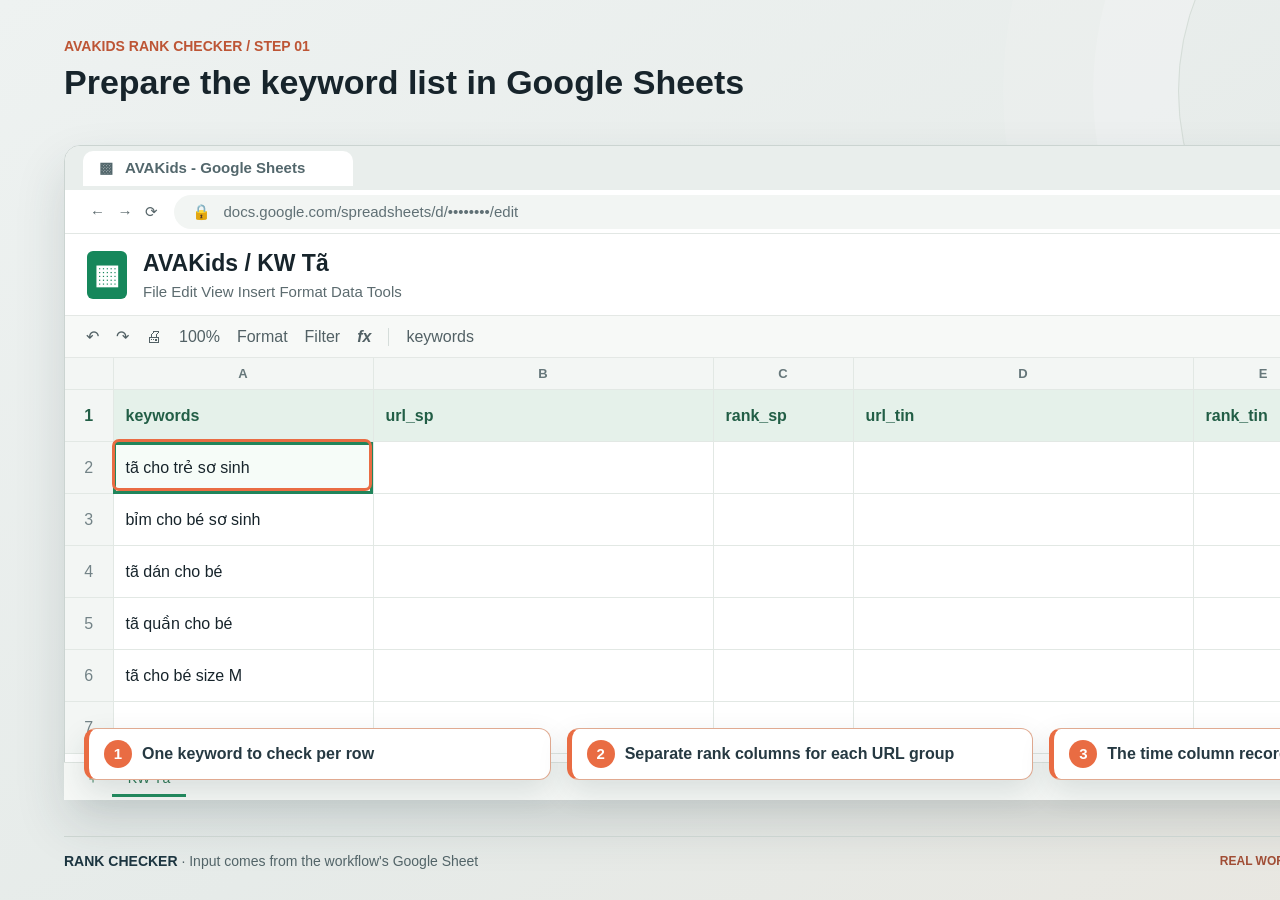
<file: en/workflow/rank-checker/rank-checker-screens.html>
<!doctype html>
<html lang="vi"><head><meta charset="utf-8"><meta name="viewport" content="width=device-width,initial-scale=1"><title>Rank Checker / Screen demo</title>
<style>
*{box-sizing:border-box}body{margin:0;font-family:"Segoe UI",Arial,sans-serif;color:#17242b;background:#e6e9ea}.scene{display:none;width:1600px;height:900px;position:relative;overflow:hidden;background:linear-gradient(150deg,#eef2f1 0%,#e6ebe9 56%,#e9e6df 100%)}.scene.active{display:block}.scene:before{content:"";position:absolute;right:-100px;top:-170px;width:520px;height:520px;border:1px solid #d5ddd8;border-radius:50%;box-shadow:0 0 0 85px #ffffff22,0 0 0 175px #ffffff13}.heading{position:absolute;left:64px;right:64px;top:38px;display:flex;align-items:flex-start;justify-content:space-between}.heading small{display:block;font-size:15px;font-weight:800;color:#bd5535;letter-spacing:.15em;margin-bottom:8px}.heading h1{font-size:37px;line-height:1.14;letter-spacing:-.035em;margin:0;font-weight:750}.heading .count{border:1px solid #cbd5d1;border-radius:100px;padding:12px 18px;font-size:16px;font-weight:750;color:#3c5960;background:#fff9}.stage{position:absolute;left:64px;top:145px;width:1472px;height:655px}.foot{position:absolute;left:64px;right:64px;bottom:31px;border-top:1px solid #cbd4d0;padding-top:16px;display:flex;justify-content:space-between;align-items:center;font-size:16px;color:#526468}.foot b{color:#1c3540}.foot .demo{font-weight:800;letter-spacing:.08em;font-size:14px;color:#a04d35}.app{background:#fff;border:1px solid #cbd4d1;border-radius:16px;box-shadow:0 24px 50px #253b4228;overflow:hidden}.browser{width:100%;height:100%}.browser-top{height:44px;background:#e9eeec;display:flex;align-items:center;padding:0 18px;gap:9px;color:#53676c;font-size:15px}.browser-top .btab{height:35px;min-width:270px;margin-left:16px;background:#fff;border-radius:10px 10px 0 0;padding:8px 16px;font-weight:650}.dot{width:11px;height:11px;border-radius:50%;background:#adbebb}.dot:nth-child(1){background:#ef9987}.dot:nth-child(2){background:#ebce79}.dot:nth-child(3){background:#9ccdb9}.address{height:44px;background:#fff;border-bottom:1px solid #e2e7e4;display:flex;align-items:center;gap:16px;padding:0 25px;color:#59676b;font-size:15px}.url{background:#f2f5f3;border-radius:100px;padding:8px 18px;flex:1;color:#607075}.avatar{width:32px;height:32px;border-radius:50%;background:#d9e6df;color:#397156;display:flex;align-items:center;justify-content:center;font-weight:800}.sheet-head{height:82px;border-bottom:1px solid #e4e8e5;display:flex;align-items:center;padding:0 22px;gap:16px}.sheet-icon{width:40px;height:48px;background:#16875b;border-radius:6px;color:#fff;display:flex;align-items:center;justify-content:center;font-size:27px;font-weight:700}.doc-name{font-size:23px;font-weight:650}.menu{font-size:15px;color:#5c6b6f;margin-top:6px;word-spacing:0}.share{margin-left:auto;background:#bfe3d4;border-radius:100px;padding:10px 18px;font-size:15px;font-weight:750;color:#245e48}.toolbar{height:42px;background:#f7f9f7;border-bottom:1px solid #e4e8e5;display:flex;align-items:center;padding:0 21px;gap:17px;font-size:16px;color:#526165}.toolbar .fx{font-style:italic;font-weight:700;border-right:1px solid #d5ddda;padding-right:17px}.grid{width:100%;border-collapse:collapse;table-layout:fixed;font-size:16px}.grid col.c0{width:48px}.grid col.c1{width:260px}.grid col.c2{width:340px}.grid col.c3{width:140px}.grid col.c4{width:340px}.grid col.c5{width:140px}.grid col.c6{width:204px}.grid td,.grid th{height:52px;border-right:1px solid #e2e8e4;border-bottom:1px solid #e2e8e4;padding:8px 12px;text-align:left;white-space:nowrap;overflow:hidden;text-overflow:ellipsis}.grid .letters th{height:31px;background:#f3f6f4;color:#66777a;font-size:13px;text-align:center;font-weight:600}.grid .rowhead{background:#f3f6f4!important;text-align:center!important;color:#738387;font-weight:500}.grid .fields td{background:#e5f1ea;color:#225e46;font-weight:750}.grid .focus{outline:3px solid #21855b;outline-offset:-3px;background:#f6fcf8}.grid .link{color:#2868a2;text-decoration:underline}.grid .rank{font-weight:800;color:#1d7354}.grid .mute{color:#a1abaa}.grid .highlight{background:#fff4e8}.sheet-tab{height:38px;position:absolute;bottom:0;left:0;right:0;background:#f6f8f6;border-top:1px solid #dfe5e1;padding:7px 22px;font-size:14px;color:#2f7956}.sheet-tab span{display:inline-block;border-bottom:3px solid #228c5f;padding:0 16px 8px}.annot{position:absolute;z-index:5;background:#fff;border:1px solid #e0aa91;border-left:5px solid #e96c43;border-radius:12px;box-shadow:0 12px 30px #1b3a3b22;padding:11px 15px;color:#263942;font-size:17px;font-weight:650;line-height:1.25}.annot b{display:inline-flex;width:28px;height:28px;align-items:center;justify-content:center;background:#e96c43;color:#fff;border-radius:50%;font-size:15px;margin-right:8px}.outline{position:absolute;border:3px solid #e96c43;border-radius:7px;pointer-events:none;z-index:3}.tag{position:absolute;z-index:6;background:#153643;color:#fff;border-radius:6px;padding:8px 12px;font-size:14px;font-weight:750;letter-spacing:.08em}.win{background:#fff;border:1px solid #bfc9c7;border-radius:13px;box-shadow:0 24px 50px #172c3845;overflow:hidden}.wtitle{height:48px;background:#f5f7f8;border-bottom:1px solid #dbe2e2;display:flex;align-items:center;gap:10px;padding:0 17px;font-size:16px;font-weight:650}.winbuttons{margin-left:auto;letter-spacing:17px;color:#5b6a70;font-size:15px}.explorer{position:absolute;left:0;top:0;width:780px;height:580px}.explorer .path{height:52px;border-bottom:1px solid #e4e9e8;padding:12px 20px;display:flex;align-items:center;gap:14px;color:#4f5e66;font-size:15px}.explorer .path span{border:1px solid #dce4e1;border-radius:7px;padding:7px 12px;flex:1}.explorer .filebar{height:44px;background:#fafbfb;border-bottom:1px solid #e4e9e8;padding:11px 25px;color:#607078;font-size:15px}.files{margin:14px 20px;width:740px;border-collapse:collapse;font-size:16px}.files th{text-align:left;color:#728186;font-size:14px;border-bottom:1px solid #dce3e0;padding:11px}.files td{padding:11px;border-bottom:1px solid #eef1ef}.files .selected{background:#e2f0fa;outline:1px solid #b4d4e9}.files .icon{color:#2b8cbd;font-weight:800;margin-right:10px}.console{position:absolute;left:450px;top:98px;width:1000px;height:542px;background:#101d25;color:#e3eded;border:1px solid #364c55;border-radius:13px;box-shadow:0 24px 50px #172c3845;overflow:hidden}.console .wtitle{background:#24343e;color:#f0f5f4;border-color:#40545b}.terminal-body{font:17px/1.66 Consolas,"Courier New",monospace;padding:24px 28px;white-space:pre-wrap}.terminal-body .green{color:#90ddba}.terminal-body .orange{color:#ffab81}.terminal-body .soft{color:#91aeb5}.chrome-mobile{position:absolute;left:475px;top:0;width:525px;height:650px;background:#fff;border:1px solid #bfc9c7;border-radius:13px;box-shadow:0 24px 50px #172c3845;overflow:hidden}.chrome-mobile .address{height:41px}.mobile-body{background:#fff;height:562px;overflow:hidden}.mobile-g{font-family:Arial,sans-serif;font-size:39px;letter-spacing:-4px;font-weight:700;text-align:center;padding-top:8px}.mobile-g span:nth-child(1),.mobile-g span:nth-child(4){color:#4285f4}.mobile-g span:nth-child(2),.mobile-g span:nth-child(6){color:#ea4335}.mobile-g span:nth-child(3){color:#fbbc05}.mobile-g span:nth-child(5){color:#34a853}.mobile-search{border:1px solid #e0e5e4;border-radius:100px;margin:12px 20px;padding:13px 16px;font-size:16px;box-shadow:0 3px 12px #102a3112}.mobile-tabs{border-bottom:1px solid #e5e9e8;padding:10px 25px;font-size:13px;color:#69777b;word-spacing:0}.serp-row{margin:0 18px;padding:12px 5px;border-bottom:1px solid #eef0ef;font-size:14px}.serp-row small{display:block;color:#637377;font-size:12px;margin-bottom:3px}.serp-row strong{display:block;color:#1a5dab;font-size:16px;font-weight:650}.serp-row p{margin:5px 0 0;color:#59696c;line-height:1.3}.serp-row.sp{background:#edf9f2;outline:3px solid #31a672;outline-offset:-3px;border-radius:7px}.serp-row.tin{background:#fff3ed;outline:3px solid #ed7b4f;outline-offset:-3px;border-radius:7px}.side-note{position:absolute;width:330px;font-size:17px;line-height:1.35;color:#43545a}.side-note strong{display:block;font-size:23px;color:#16343f;margin-bottom:8px}.side-note .n{width:36px;height:36px;border-radius:50%;background:#e96c43;color:#fff;display:inline-flex;align-items:center;justify-content:center;font-weight:800;margin-bottom:10px}.side-note .line{height:2px;background:#e96c43;width:190px;margin:14px 0}.task{position:absolute;left:680px;top:270px;width:750px;height:340px;background:#fff;border:1px solid #cbd5d2;border-radius:12px;box-shadow:0 20px 45px #152c3c45;overflow:hidden}.task .nav{background:#f6f8f7;border-bottom:1px solid #e1e6e4;padding:10px 17px;font-size:15px;color:#69787c}.task .inner{padding:21px;font-size:17px}.task .row{display:flex;padding:10px 0;border-bottom:1px solid #e5e9e7;gap:20px}.task .row b{width:170px}.task .row span{color:#446875}.status-pill{display:inline-block;background:#e5f4ea;color:#23734b;padding:6px 10px;border-radius:100px;font-size:14px;font-weight:700}
.browser-top>.dot{display:none}.browser-top:after{content:"—  □  ×";margin-left:auto;color:#596b71;font-size:17px;letter-spacing:8px}.browser-top .btab{margin-left:0}</style></head><body><main id="root"></main>
<script>
const foot=(n,label)=>`<div class="foot"><span><b>RANK CHECKER</b> · ${label}</span><span class="demo">MÔ PHỎNG TỪ WORKFLOW THẬT · DỮ LIỆU MINH HỌA</span></div>`;
const head=(n,title)=>`<div class="heading"><div><small>AVAKIDS RANK CHECKER / BƯỚC 0${n}</small><h1>${title}</h1></div><span class="count">0${n} / 05</span></div>`;
const sheet=(filled)=>`<div class="app browser"><div class="browser-top"><span class="dot"></span><span class="dot"></span><span class="dot"></span><span class="btab">▩ &nbsp; AVAKids - Google Sheets</span></div><div class="address">← &nbsp; → &nbsp; ⟳ <span class="url">🔒 &nbsp; docs.google.com/spreadsheets/d/••••••••/edit</span><span class="avatar">T</span></div><div class="sheet-head"><span class="sheet-icon">▦</span><div><div class="doc-name">AVAKids / KW Tã</div><div class="menu">Tệp &nbsp; Chỉnh sửa &nbsp; Xem &nbsp; Chèn &nbsp; Định dạng &nbsp; Dữ liệu &nbsp; Công cụ</div></div><span class="share">Chia sẻ</span></div><div class="toolbar"><span>↶</span><span>↷</span><span>🖨</span><span>100%</span><span>Định dạng</span><span>Bộ lọc</span><span class="fx">fx</span><span>${filled?'=rank_sp':'keywords'}</span></div><table class="grid"><colgroup><col class="c0"><col class="c1"><col class="c2"><col class="c3"><col class="c4"><col class="c5"><col class="c6"></colgroup><tbody><tr class="letters"><th></th><th>A</th><th>B</th><th>C</th><th>D</th><th>E</th><th>F</th></tr><tr class="fields"><td class="rowhead">1</td><td>keywords</td><td>url_sp</td><td>rank_sp</td><td>url_tin</td><td>rank_tin</td><td>time</td></tr>${filled?`<tr><td class="rowhead">2</td><td>tã cho trẻ sơ sinh</td><td class="link">avakids.com/bim-ta/...</td><td class="rank focus">4</td><td class="link">avakids.com/me-va-be/...</td><td class="rank">9</td><td>05/10/2026 10:42</td></tr><tr><td class="rowhead">3</td><td>bỉm cho bé sơ sinh</td><td class="link">avakids.com/bim-ta/...</td><td class="rank">7</td><td class="mute">—</td><td class="mute">—</td><td>05/10/2026 10:44</td></tr>`:`<tr><td class="rowhead">2</td><td class="focus">tã cho trẻ sơ sinh</td><td></td><td></td><td></td><td></td><td></td></tr><tr><td class="rowhead">3</td><td>bỉm cho bé sơ sinh</td><td></td><td></td><td></td><td></td><td></td></tr>`}<tr><td class="rowhead">4</td><td>tã dán cho bé</td><td></td><td></td><td></td><td></td><td></td></tr><tr><td class="rowhead">5</td><td>tã quần cho bé</td><td></td><td></td><td></td><td></td></tr><tr><td class="rowhead">6</td><td>tã cho bé size M</td><td></td><td></td><td></td><td></td></tr><tr><td class="rowhead">7</td><td></td><td></td><td></td><td></td><td></td><td></td></tr></tbody></table><div class="sheet-tab">＋ &nbsp; <span>KW Tã</span></div></div>`;
const files=`<div class="win explorer"><div class="wtitle">📁 &nbsp; rank-checker <span class="winbuttons">— □ ×</span></div><div class="path">← &nbsp; → &nbsp; ↑ <span>Máy tính &nbsp; › &nbsp; D: &nbsp; › &nbsp; Codex &nbsp; › &nbsp; Workflow SEO &nbsp; › &nbsp; rank-checker</span></div><div class="filebar">Mới &nbsp;&nbsp; ↕ Sắp xếp &nbsp;&nbsp; ▤ Xem</div><table class="files"><tr><th>Tên</th><th>Loại</th><th>Kích thước</th></tr><tr class="selected"><td><span class="icon">▣</span>01-Test-5-Keywords.cmd</td><td>Windows Command Script</td><td>1 KB</td></tr><tr><td><span class="icon">▣</span>02-Run-Full-New-Run.cmd</td><td>Windows Command Script</td><td>1 KB</td></tr><tr><td><span class="icon">▣</span>03-Resume.cmd</td><td>Windows Command Script</td><td>1 KB</td></tr><tr><td><span class="icon">▣</span>04-Install-Weekly-Schedule.cmd</td><td>Windows Command Script</td><td>1 KB</td></tr><tr><td><span class="icon">▤</span>README.md</td><td>Markdown File</td><td>4 KB</td></tr></table></div>`;
const scenes=[
`<section class="scene" data-scene="1">${head(1,'Chuẩn bị danh sách keyword trên Google Sheet')}<div class="stage">${sheet(false)}<div class="outline" style="left:48px;top:294px;width:260px;height:52px"></div><div class="annot" style="left:82px;top:515px"><b>1</b> Mỗi dòng là một keyword cần đo</div><div class="annot" style="left:555px;top:515px"><b>2</b> Hai nhóm URL có cột rank riêng</div><div class="annot" style="left:1132px;top:515px"><b>3</b> Cột time xác nhận lần kiểm tra</div><span class="tag" style="right:18px;top:17px">DỮ LIỆU DEMO</span></div>${foot(1,'Đầu vào là Sheet đang dùng trong quy trình')}</section>`,
`<section class="scene" data-scene="2">${head(2,'Chạy bản test: lệnh Windows + console tiến độ')}<div class="stage">${files}<div class="console"><div class="wtitle">▣ &nbsp; AVAKids Rank Checker - Test 5 Keywords <span class="winbuttons">— □ ×</span></div><div class="terminal-body"><span class="soft">D:\\Codex\\Workflow SEO\\rank-checker&gt;</span> 01-Test-5-Keywords.cmd\n<span class="green">[2026-10-05T03:40:12Z]</span> Reading Google Sheet "KW Tã"\n<span class="green">[2026-10-05T03:40:13Z]</span> Found 5 keyword rows\n<span class="green">[2026-10-05T03:40:16Z]</span> Row 2: searching "tã cho trẻ sơ sinh"\n<span class="green">[2026-10-05T03:40:25Z]</span> Row 2: SP rank=4 TIN rank=9\n<span class="green">[2026-10-05T03:40:25Z]</span> Waiting 42s before next keyword\n<span class="green">[2026-10-05T03:41:07Z]</span> Row 3: searching "bỉm cho bé sơ sinh"<span class="orange"> ▌</span></div></div><div class="annot" style="left:20px;top:594px"><b>1</b> Double-click file Test 5 Keywords</div><div class="annot" style="left:740px;top:594px"><b>2</b> Console hiện keyword, rank và thời gian chờ</div><span class="tag" style="right:25px;top:111px">MÔ PHỎNG LƯỢT CHẠY</span></div>${foot(2,'Các file .cmd và thông điệp console bám theo mã nguồn')}</section>`,
`<section class="scene" data-scene="3">${head(3,'Chrome mở SERP mobile và tìm hai nhóm URL')}<div class="stage"><div class="side-note" style="left:58px;top:116px"><span class="n">1</span><strong>Đúng ngữ cảnh tìm kiếm</strong>Chrome dùng kích thước mobile, ngôn ngữ tiếng Việt và khu vực Việt Nam. Quy trình đọc hai trang đầu, tối đa 20 kết quả.<div class="line"></div><span style="font-weight:700">Không lấy rank từ ảnh chụp; mã nguồn đọc URL của từng kết quả.</span></div><div class="chrome-mobile"><div class="browser-top"><span class="dot"></span><span class="dot"></span><span class="dot"></span><span class="btab" style="min-width:280px">Google - tã cho trẻ sơ sinh</span></div><div class="address">← &nbsp; ⟳ <span class="url">🔒 &nbsp; google.com/search?q=tã+cho+trẻ+sơ+sinh</span></div><div class="mobile-body"><div class="mobile-g"><span>G</span><span>o</span><span>o</span><span>g</span><span>l</span><span>e</span></div><div class="mobile-search">⌕ &nbsp; tã cho trẻ sơ sinh</div><div class="mobile-tabs">Tất cả &nbsp; Hình ảnh &nbsp; Mua sắm &nbsp; Video</div><div class="serp-row"><small>example.vn › chăm sóc bé</small><strong>Chọn tã cho bé theo từng độ tuổi</strong><p>Nội dung về chăm sóc bé và chọn sản phẩm...</p></div><div class="serp-row sp"><small>avakids.com › bim-ta</small><strong>#4 · Tã cho bé | AVAKids</strong><p>URL sản phẩm được ghi vào url_sp.</p></div><div class="serp-row"><small>example.org › kinh nghiệm</small><strong>Những điều cần biết khi chọn tã</strong><p>Bài viết tham khảo...</p></div><div class="serp-row tin"><small>avakids.com › me-va-be</small><strong>#9 · Cách chọn tã phù hợp</strong><p>URL bài tin được ghi vào url_tin.</p></div></div></div><div class="side-note" style="left:1054px;top:105px"><span class="n">2</span><strong>Rank trang sản phẩm</strong>URL thuộc avakids.com, nằm ngoài /me-va-be → <b>rank_sp = 4</b>.<div class="line"></div><span class="n">3</span><strong>Rank bài tin</strong>URL thuộc avakids.com/me-va-be → <b>rank_tin = 9</b>.</div><span class="tag" style="left:514px;top:607px">TRANG KẾT QUẢ DỰNG LẠI · RANK MINH HỌA</span></div>${foot(3,'Màn hình Chrome mô phỏng theo hành vi của provider browser')}</section>`,
`<section class="scene" data-scene="4">${head(4,'Kết quả được ghi về đúng dòng trong Sheet')}<div class="stage">${sheet(true)}<div class="outline" style="left:308px;top:294px;width:1070px;height:52px"></div><div class="annot" style="left:82px;top:515px"><b>1</b> Một keyword → một dòng kết quả</div><div class="annot" style="left:670px;top:515px"><b>2</b> Sản phẩm và bài tin không trộn rank</div><div class="annot" style="left:1170px;top:515px"><b>3</b> Ghi thời điểm cập nhật</div><span class="tag" style="right:18px;top:17px">DỮ LIỆU DEMO</span></div>${foot(4,'Mã nguồn ghi url_sp, rank_sp, url_tin, rank_tin và time')}</section>`,
`<section class="scene" data-scene="5">${head(5,'Gặp CAPTCHA: lưu checkpoint rồi tiếp tục sau')}<div class="stage"><div class="console" style="left:0;top:0;width:1120px;height:560px"><div class="wtitle">▣ &nbsp; AVAKids Rank Checker - Full New Run <span class="winbuttons">— □ ×</span></div><div class="terminal-body"><span class="soft">D:\\Codex\\Workflow SEO\\rank-checker&gt;</span> 02-Run-Full-New-Run.cmd\n<span class="green">[2026-10-05T03:42:10Z]</span> Reading Google Sheet "KW Tã"\n<span class="green">[2026-10-05T03:42:11Z]</span> Found 5 keyword rows\n<span class="green">[2026-10-05T03:42:13Z]</span> Row 3: searching "bỉm cho bé sơ sinh"\n<span class="green">[2026-10-05T03:42:22Z]</span> Auto resume scheduled:\n<span class="soft">task="AVAKids Rank Checker Auto Resume"</span>\n<span class="orange">[2026-10-05T03:42:23Z] WARN CAPTCHA detected at row 3.</span>\n<span class="orange">Auto resume in 37 min.</span></div></div><div class="task"><div class="wtitle">▦ &nbsp; Task Scheduler · AVAKids Rank Checker Auto Resume <span class="winbuttons">— □ ×</span></div><div class="nav">Tệp &nbsp; Tác vụ &nbsp; Xem &nbsp; Trợ giúp</div><div class="inner"><div class="row"><b>Trạng thái</b><span class="status-pill">Sẵn sàng</span></div><div class="row"><b>Chạy lần tiếp theo</b><span>Trong khoảng 30–45 phút</span></div><div class="row"><b>Thao tác</b><span>Chạy lại run.ps1 để resume</span></div><div class="row"><b>Checkpoint</b><span>Bỏ qua dòng đã hoàn thành</span></div></div></div><div class="annot" style="left:24px;top:584px"><b>1</b> Dừng thay vì cố vượt CAPTCHA</div><div class="annot" style="left:465px;top:584px"><b>2</b> Lưu dòng đang dở vào checkpoint</div><div class="annot" style="left:930px;top:584px"><b>3</b> Hẹn chạy tiếp, không làm lại từ đầu</div><span class="tag" style="right:34px;top:18px">MÔ PHỎNG TRẠNG THÁI</span></div>${foot(5,'Checkpoint và lịch tự chạy lại là chức năng có trong mã nguồn')}</section>`
];
document.getElementById('root').innerHTML=scenes.join('');const n=Number(new URLSearchParams(location.search).get('screen')||1);document.querySelector(`[data-scene="${Math.max(1,Math.min(5,n))}"]`).classList.add('active');
</script><link rel="stylesheet" href="../../demo-layout.css"><script>(function localizeDemo({ translations, preserve }) {
  const normalize = (value) => value.replace(/\s+/g, ' ').trim();
  const walker = document.createTreeWalker(document.body, NodeFilter.SHOW_TEXT);
  const unmatched = new Set();
  const vietnamese = /[ăâđêôơưĂÂĐÊÔƠƯàáạảãằắặẳẵầấậẩẫèéẹẻẽềếệểễìíịỉĩòóọỏõồốộổỗờớợởỡùúụủũừứựửữỳýỵỷỹ]/;
  while (walker.nextNode()) {
    const node = walker.currentNode;
    if (node.parentElement.closest(`script,style,${preserve}`)) continue;
    const key = normalize(node.textContent);
    let translated = translations[key];
    if (!translated && /^(AVAKIDS RANK CHECKER|AVAKIDS SEO INFOBOX V6|SEO CONTENT WORKFLOW) \/ BƯỚC /.test(key)) {
      translated = key.replace('BƯỚC', 'STEP').replace('MÔ PHỎNG UI / DỮ LIỆU DEMO', 'SIMULATED UI / DEMO DATA');
    }
    if (translated) node.textContent = node.textContent.replace(/\S[\s\S]*\S|\S/, translated);
    else if (vietnamese.test(key)) unmatched.add(key);
  }
  document.documentElement.lang = 'en';
  document.querySelectorAll('.scene').forEach((scene) => {
    const annotations = [...scene.querySelectorAll('.stage > .annot')];
    const width = (1472 - 40 - Math.max(0, annotations.length - 1) * 16) / annotations.length;
    annotations.forEach((annotation, index) => {
      Object.assign(annotation.style, { left: `${20 + index * (width + 16)}px`, top: 'auto', bottom: scene.querySelector('.sheets') ? '52px' : '20px', width: `${width}px` });
    });
  });
  document.body.dataset.untranslated = JSON.stringify([...unmatched]);
})({"translations":{"Chuẩn bị danh sách keyword trên Google Sheet":"Prepare the keyword list in Google Sheets","Tệp Chỉnh sửa Xem Chèn Định dạng Dữ liệu Công cụ":"File  Edit  View  Insert  Format  Data  Tools","Tệp Chỉnh sửa Xem Chèn Định dạng Dữ liệu":"File  Edit  View  Insert  Format  Data","Chia sẻ":"Share","Định dạng":"Format","Bộ lọc":"Filter","Mỗi dòng là một keyword cần đo":"One keyword to check per row","Hai nhóm URL có cột rank riêng":"Separate rank columns for each URL group","Cột time xác nhận lần kiểm tra":"The time column records the check","DỮ LIỆU DEMO":"DEMO DATA","· Đầu vào là Sheet đang dùng trong quy trình":"· Input comes from the workflow's Google Sheet","MÔ PHỎNG TỪ WORKFLOW THẬT · DỮ LIỆU MINH HỌA":"REAL WORKFLOW SIMULATION · ILLUSTRATIVE DATA","Chạy bản test: lệnh Windows + console tiến độ":"Run a test: Windows command and progress console","Máy tính › D: › Codex › Workflow SEO › rank-checker":"This PC › D: › Codex › Workflow SEO › rank-checker","Mới ↕ Sắp xếp ▤ Xem":"New  ↕ Sort  ▤ View","Tên":"Name","Loại":"Type","Kích thước":"Size","Double-click file Test 5 Keywords":"Double-click the Test 5 Keywords file","Console hiện keyword, rank và thời gian chờ":"Console shows keywords, ranks and wait times","MÔ PHỎNG LƯỢT CHẠY":"SIMULATED RUN","· Các file .cmd và thông điệp console bám theo mã nguồn":"· The .cmd files and console messages follow the source code","Chrome mở SERP mobile và tìm hai nhóm URL":"Chrome opens mobile SERPs and checks two URL groups","Đúng ngữ cảnh tìm kiếm":"Consistent search context","Chrome dùng kích thước mobile, ngôn ngữ tiếng Việt và khu vực Việt Nam. Quy trình đọc hai trang đầu, tối đa 20 kết quả.":"Chrome uses a mobile viewport, Vietnamese language and Vietnam region. The workflow reads the first two pages, up to 20 results.","Không lấy rank từ ảnh chụp; mã nguồn đọc URL của từng kết quả.":"Rankings come from each result's URL, not from screenshots.","Tất cả Hình ảnh Mua sắm Video":"All  Images  Shopping  Videos","Rank trang sản phẩm":"Product page rank","URL thuộc avakids.com, nằm ngoài /me-va-be →":"URL on avakids.com, outside /me-va-be →","Rank bài tin":"Article page rank","URL thuộc avakids.com/me-va-be →":"URL under avakids.com/me-va-be →","TRANG KẾT QUẢ DỰNG LẠI · RANK MINH HỌA":"RECREATED SERP · ILLUSTRATIVE RANKS","· Màn hình Chrome mô phỏng theo hành vi của provider browser":"· Chrome screen simulated from the browser provider's behavior","Kết quả được ghi về đúng dòng trong Sheet":"Results return to the matching Sheet row","Một keyword → một dòng kết quả":"One keyword → one results row","Sản phẩm và bài tin không trộn rank":"Product and article ranks stay separate","Ghi thời điểm cập nhật":"Record the update time","· Mã nguồn ghi url_sp, rank_sp, url_tin, rank_tin và time":"· The source code writes url_sp, rank_sp, url_tin, rank_tin and time","Gặp CAPTCHA: lưu checkpoint rồi tiếp tục sau":"CAPTCHA detected: save a checkpoint and resume later","Tệp Tác vụ Xem Trợ giúp":"File  Action  View  Help","Trạng thái":"Status","Sẵn sàng":"Ready","Chạy lần tiếp theo":"Next run","Trong khoảng 30–45 phút":"In approximately 30–45 minutes","Chạy lại run.ps1 để resume":"Rerun run.ps1 to resume","Bỏ qua dòng đã hoàn thành":"Skip completed rows","Thao tác":"Action","Dừng thay vì cố vượt CAPTCHA":"Pause when CAPTCHA is detected","Lưu dòng đang dở vào checkpoint":"Save the current row as a checkpoint","Hẹn chạy tiếp, không làm lại từ đầu":"Schedule a resume, without restarting","MÔ PHỎNG TRẠNG THÁI":"SIMULATED STATUS","· Checkpoint và lịch tự chạy lại là chức năng có trong mã nguồn":"· Checkpoints and scheduled resume are implemented in the source code","Từ dòng trong Sheet Article đến Webhook của n8n":"From an Article Sheet row to the n8n webhook","Dữ liệu nhận từ Apps Script qua Webhook":"Data received from Apps Script via webhook","Keyword, URL và trạng thái nằm ở Sheet Article":"Keyword, URL and status are in the Article Sheet","n8n nhận từng dòng thành item để xử lý":"n8n processes each row as an item","· Input từ Sheet Article; webhook và item lấy theo cấu trúc V6":"· Input from the Article Sheet; webhook and items follow the V6 structure","WORKFLOW TẠM DỪNG · MÔ PHỎNG TỪ JSON V6":"WORKFLOW PAUSED · SIMULATED FROM V6 JSON","Chuẩn bị tư liệu trước khi tạo nội dung":"Prepare research materials before generating content","Tạm dừng":"Paused","Nhận yêu cầu":"Receive Request","Thu thập tư liệu":"Gather Research","Đối chiếu thông tin":"Cross-check Sources","Chuẩn bị bối cảnh":"Prepare Context","Sẵn sàng viết":"Ready to Write","Tư duy thiết kế: bài viết cần đủ bối cảnh và nguồn tham khảo":"Design decision: establish sufficient context and sources","trước khi chuyển sang bước tạo bản nháp.":"before moving to the drafting stage.","GIAO DIỆN MÔ PHỎNG · ĐÃ GIẢN LƯỢC":"SIMULATED UI · SIMPLIFIED VIEW","Các cấu hình và điều kiện xử lý đã được ẩn":"Configuration and processing conditions are hidden","· Minh họa cấp độ quy trình; không hiển thị cấu hình nội bộ":"· Workflow-level illustration; internal configuration is not shown","AI tạo bản nháp từ bối cảnh đã chuẩn bị":"AI creates a draft from the prepared context","YÊU CẦU NỘI DUNG":"CONTENT REQUEST","Chủ đề sản phẩm mẹ & bé":"Mother and baby product topic","Keyword và mục tiêu bài viết đã được chuẩn bị từ Sheet.":"The keyword and article objective are prepared in the Sheet.","BỐI CẢNH":"CONTEXT","Tư liệu tham khảo":"Reference materials","Thông tin đã được tổng hợp và đối chiếu trước khi viết.":"Information is compiled and cross-checked before writing.","▦ Cấu trúc dữ liệu chi tiết đã ẩn":"▦ Detailed data structure hidden","Tạo bản nháp nội dung":"Create Content Draft","Yêu cầu viết":"Writing Requirements","Brief nội dung":"Content brief","Đã chuẩn bị":"Prepared","Dàn ý":"Outline","Thông tin tham khảo":"Reference information","Cấu hình":"Configuration","Thiết lập chi tiết được ẩn trong bản portfolio":"Detailed settings are hidden in this portfolio view","Bản nháp được chuyển tiếp sang bước kiểm tra chất lượng trước khi ghi kết quả.":"The draft moves to quality control before results are recorded.","BẢN NHÁP · DỮ LIỆU DEMO":"DRAFT · DEMO DATA","▦ Nội dung đầy đủ và định dạng đầu ra đã ẩn":"▦ Full content and output format hidden","Đầu vào đã có mục tiêu và tư liệu tham khảo":"Input includes the objective and references","AI hỗ trợ tạo bản nháp theo yêu cầu":"AI assists with drafting to the brief","Bản nháp chờ kiểm tra chất lượng":"Draft awaits quality control","NODE VIEW · CHI TIẾT ĐÃ ẨN":"NODE VIEW · DETAILS HIDDEN","· Màn hình mô phỏng node viết bài; không hiển thị prompt hoặc cấu hình":"· Simulated writing-node view; prompts and configuration are not shown","Có bước kiểm tra và xử lý khi bản nháp chưa đạt":"Quality checks and revisions for drafts that need work","Bản nháp":"Draft","Kiểm tra chất lượng":"Quality Check","Đạt yêu cầu":"Pass","Cần điều chỉnh":"Needs Revision","Kiểm tra lại":"Recheck","Ghi trạng thái":"Record Status","Khi nội dung chưa đạt, quy trình đưa bài về bước điều chỉnh":"Content that does not pass is sent back for revision","và kiểm tra lại trước khi ghi trạng thái kết quả.":"and rechecked before the result status is recorded.","LUỒNG MÔ PHỎNG · ĐÃ GIẢN LƯỢC":"SIMULATED FLOW · SIMPLIFIED VIEW","· Minh họa tư duy kiểm soát chất lượng; các nhánh kỹ thuật đã ẩn":"· Quality-control design illustration; technical branches are hidden","Output Sheet giữ bài hoàn chỉnh và trạng thái xử lý":"The Output Sheet stores completed content and status","Title, description và HTML để đội nội dung duyệt":"Title, description and HTML for content review","Done/Error giúp tách bài đạt và lỗi":"Done/Error separates completed and failed items","Note ghi lý do cần xử lý":"Notes explain required follow-up","· Append Output Done/Error ghi vào Sheet Output; không tự xuất bản":"· Append Output Done/Error writes to the Output Sheet; no automatic publishing","Project giữ chung mục tiêu và ngữ cảnh SEO":"A shared project context for SEO goals","PROJECT ĐANG LÀM":"CURRENT PROJECT","＋ Tạo Project":"＋ Create Project","Tổng quan & cấu hình":"Overview & settings","Kết nối":"Connections","Vault & công cụ":"Vault & tools","Keyword đến outline":"Keyword to outline","Viết bài":"Writing","Toàn bài & review":"Full article & review","Đi inlink":"Internal Links","Inventory & kiểm duyệt":"Inventory & review","Lịch sử":"History","Version & audit log":"Versions & audit log","◇ Không tự publish":"◇ No automatic publishing","Không ghi vào Google Sheet":"No writes to Google Sheets","Ngôn ngữ Tiếng Việt ⌄":"Content language  Vietnamese ⌄","Kiểm soát context trước khi chạy agent":"Set context before running an agent","Các bước sau dùng cùng mục tiêu, đối tượng đọc và quy tắc nội dung.":"Subsequent steps share the same goals, audience and content rules.","▣ Lưu cấu hình":"▣ Save Settings","Thông tin Project":"Project Information","Ngữ cảnh chung cho nghiên cứu, outline và bản nháp.":"Shared context for research, outlines and drafts.","Tên Project *":"Project Name *","Ngôn ngữ *":"Language *","Thị trường":"Market","Mục tiêu SEO":"SEO Goal","Đối tượng đọc":"Audience","Tiến độ workflow":"Workflow Progress","Chuyển bước sau khi người dùng duyệt kết quả.":"Move forward after the user approves the output.","Chờ duyệt":"Pending Review","Chờ outline được duyệt":"Awaiting outline approval","Chưa bắt đầu":"Not Started","Chưa chuyển bước":"Not yet advanced","Chờ":"Waiting","Hoạt động gần đây":"Recent Activity","◷ Cập nhật mục tiêu và đối tượng đọc":"◷ Updated goals and audience","◷ Tạo outline bản demo để kiểm tra UI":"◷ Created demo outline to test the UI","GIAO DIỆN APP · DỮ LIỆU DEMO":"APP UI · DEMO DATA","· Bối cảnh Project và trạng thái từng chặng được quản lý trong cùng workspace":"· Project context and stage statuses are managed in one workspace","ĐANG XÂY DỰNG & THỬ NGHIỆM":"IN DEVELOPMENT & TESTING","Bắt đầu từ keyword và mục tiêu bài viết":"Start with keywords and the article objective","Từ keyword đến outline có bằng chứng":"From keyword to evidence-backed outline","Mỗi lần chạy tạo version mới; dữ liệu trước vẫn được giữ.":"Each run creates a new version; previous data is retained.","Nhóm từ khóa và phạm vi bài viết là đầu vào để nghiên cứu.":"The keyword group and article scope provide the research input.","Tên nhóm keyword *":"Keyword Group Name *","Từ khóa chính *":"Primary Keyword *","Từ khóa phụ":"Secondary Keywords","Số ký tự mục tiêu":"Target Character Count","Tiếp tục tới SERP Research →":"Continue to SERP Research →","· Keyword, phạm vi và mục tiêu được nhập trước khi nghiên cứu":"· Keywords, scope and objectives are entered before research","Nghiên cứu có nguồn để kiểm tra lại":"Source-based research that can be verified","Tư liệu SERP được ghi nhận cùng URL và tín hiệu liên quan.":"SERP research is recorded with URLs and relevant signals.","Thiết lập theo từng bước · chi tiết đã ẩn":"Step-specific settings · details hidden","Query pack cần kiểm tra":"Queries to Review","App hỗ trợ mở truy vấn; người dùng đánh giá và lưu evidence.":"The app helps open queries; the user reviews and saves evidence.","Nguồn và nhận định cần được đối chiếu trước khi sử dụng trong outline.":"Cross-check sources and observations before using them in the outline.","Nguồn đang đánh giá":"Sources Under Review","3 nguồn demo":"3 demo sources","Ví dụ giao diện khi đã lưu URL và ghi chú tham khảo.":"Example UI with saved URLs and reference notes.","example.com · Trang tư vấn · Đã ghi nhận":"example.com · Advice page · Recorded","example.org · Bài viết · Cần đối chiếu":"example.org · Article · Needs verification","example.net · FAQ · Đã ghi nhận":"example.net · FAQ · Recorded","· Nguồn minh họa để giải thích cách app ghi nhận evidence; không phải SERP thật":"· Illustrative sources show how evidence is recorded; these are not actual SERPs","Tách quan sát và suy luận khi phân tích intent":"Separate observations from inferences in intent analysis","Intent và content gap là đề xuất biên tập có mức tin cậy, không phải chỉ số của Google.":"Intent and content gaps are editorial suggestions with confidence levels, not Google metrics.","Confidence nội bộ":"Internal confidence","Đây là nhận định có thể được editor chỉnh sửa.":"This assessment can be revised by the editor.","RÀ SOÁT CLAIM":"CLAIM REVIEW","· Phân tích intent có giải thích và giới hạn độ chắc chắn":"· Intent analysis includes explanations and confidence limits","Outline là bản thiết kế để người viết duyệt":"An outline for the writer to review","Bố cục, mục đích từng phần và phiên bản được xem trước khi viết.":"Review structure, section objectives and versions before writing.","Tham chiếu Research demo · Bản cũ được giữ lại":"Based on demo research · Previous versions retained","Lưu version mới":"Save New Version","6.000 ký tự mục tiêu":"6.000 target characters","Mục đích rõ ràng":"Clear objective","Gợi ý triển khai":"Writing guidance","Cần dẫn nguồn":"Source required","Trả lời trực tiếp":"Direct answer","Editor kiểm tra tính phù hợp, nguồn và cách triển khai trước khi chuyển sang viết bài.":"The editor checks relevance, sources and approach before moving to writing.","◷ Chờ người dùng duyệt outline":"◷ Awaiting outline approval","Yêu cầu sửa":"Request Changes","Duyệt outline":"Approve Outline","· Outline có version và bước duyệt trước khi dùng để viết bài":"· Outlines have versions and an approval step before writing","Biên tập bản nháp và kiểm tra trước khi bàn giao":"Edit and review the draft before handover","TAB 2 · VIẾT BÀI":"TAB 2 · WRITING","Article Editor toàn bài":"Full-Article Editor","Bản nháp có thể chỉnh sửa, xem trước và yêu cầu sửa theo từng phần.":"Edit and preview the draft, or request changes to individual sections.","Tạo draft mới":"Create New Draft","Section đang kiểm tra":"Section Under Review","Editor có thể sửa toàn bài hoặc tạo lại một section.":"The editor can revise the full article or regenerate one section.","↻ Tạo lại section":"↻ Regenerate Section","⚠ Claim cần được đối chiếu với nguồn trước khi duyệt.":"⚠ Verify claims against sources before approval.","Duyệt nội dung":"Approve Content","Mỗi lần lưu tạo version mới; bài được xem xét trước khi chuyển sang bước tiếp theo.":"Each save creates a new version; the article is reviewed before the next step.","· Bản nháp demo trong Article Editor; chưa phải nội dung đã xuất bản":"· Demo draft in the Article Editor; not published content"},"preserve":".grid td, .sheet-tab span, .mobile-search, .serp-row, .terminal-body, .btab, .doc-name, .address .url"});</script></body></html>
</file>
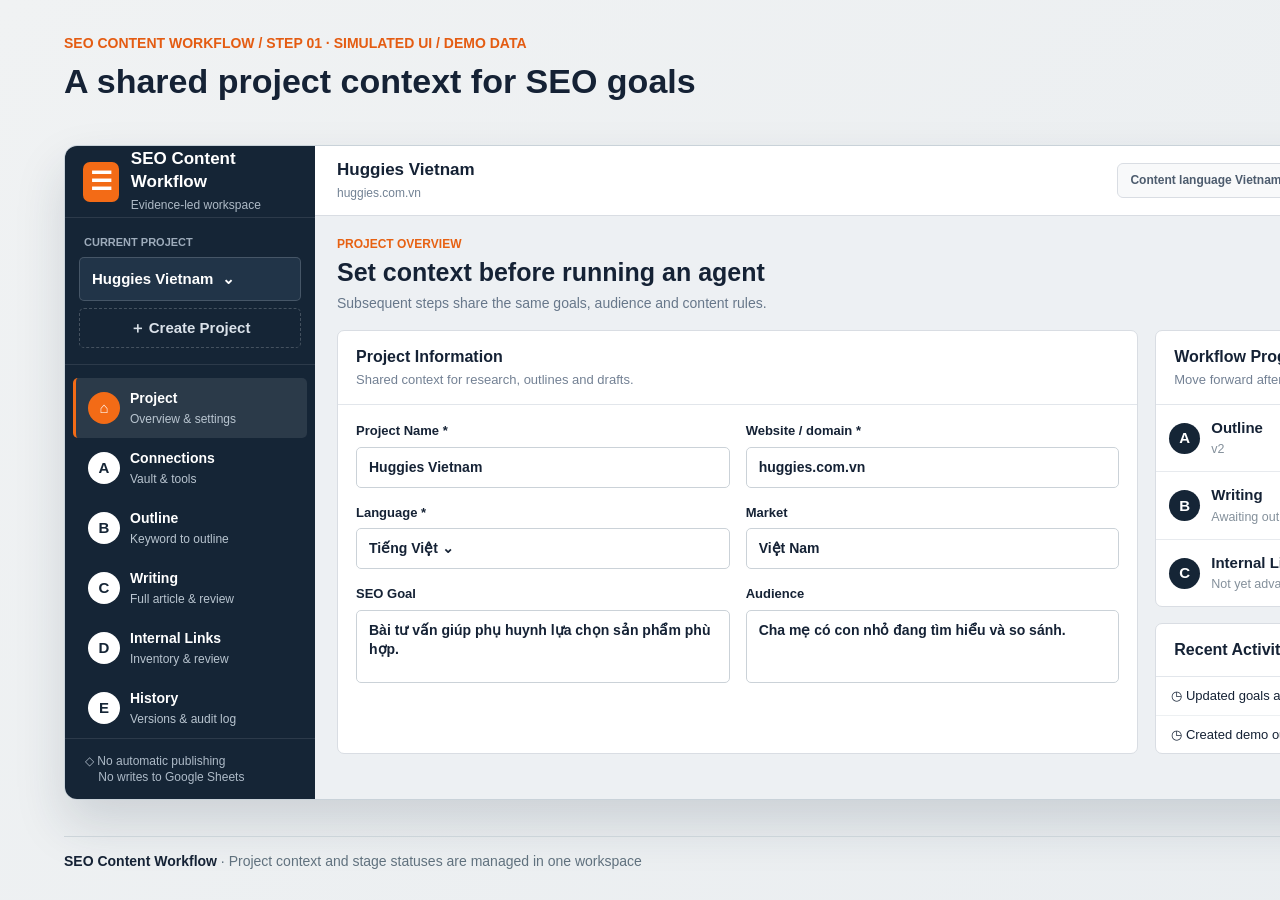
<file: en/workflow/seo-content-app/app-screens.html>
﻿<!doctype html>
<html lang="vi"><head><meta charset="utf-8"><meta name="viewport" content="width=device-width, initial-scale=1"><title>SEO Content Workflow · portfolio screens</title>
<style>
*{box-sizing:border-box}body{margin:0;background:#edf0f3;color:#152235;font:15px/1.35 Inter,'Segoe UI',Arial,sans-serif}.scene{display:none;position:relative;width:1600px;height:900px;overflow:hidden;background:linear-gradient(135deg,#f0f2f3,#e9edf0)}.scene.active{display:block}.titlebar{position:absolute;left:64px;right:64px;top:34px;display:flex;justify-content:space-between;align-items:flex-start}.titlebar small{display:block;margin-bottom:8px;color:#e45c12;font-size:15px;font-weight:850;letter-spacing:.15em}.titlebar h1{margin:0;font-size:36px;line-height:1.15;letter-spacing:-.03em}.counter{padding:11px 18px;border:1px solid #d4dce1;border-radius:30px;background:#fff9;color:#44586b;font-weight:800}.app{position:absolute;left:64px;top:145px;width:1472px;height:655px;overflow:hidden;border:1px solid #c9d2d9;border-radius:13px;background:#edf0f3;box-shadow:0 24px 50px #1b2f4027}.foot{position:absolute;left:64px;right:64px;bottom:29px;padding-top:15px;border-top:1px solid #ccd4d9;display:flex;justify-content:space-between;gap:20px;color:#60717e;font-size:15px}.foot b{color:#152235}.foot strong{color:#bc4d21;letter-spacing:.05em}.side{position:absolute;left:0;top:0;bottom:0;width:250px;background:#152536;color:#fff}.brand{height:72px;display:flex;gap:12px;align-items:center;padding:0 18px;border-bottom:1px solid #ffffff19}.brand-icon{width:40px;height:40px;display:grid;place-items:center;border-radius:7px;background:#f36b16;color:#fff;font-size:25px;font-weight:700}.brand b{display:block;font-size:17px}.brand small{color:#aebac6;font-size:12px}.project-select{padding:17px 14px 16px;border-bottom:1px solid #ffffff19}.project-select small{display:block;margin:0 5px 7px;color:#9eacbb;font-size:11px;font-weight:850;letter-spacing:.04em}.project-select .value{padding:11px 12px;border:1px solid #ffffff2b;border-radius:5px;background:#213448;font-weight:800}.project-select .add{margin-top:7px;padding:9px;border:1px dashed #ffffff34;border-radius:5px;text-align:center;color:#dae1e9;font-weight:700}.nav{padding:13px 8px}.navitem{height:60px;display:flex;gap:10px;align-items:center;padding:0 12px;border-left:3px solid transparent;border-radius:5px}.navitem.active{border-left-color:#f36b16;background:#ffffff18}.navbadge{width:32px;height:32px;display:grid;place-items:center;flex:0 0 32px;border-radius:50%;background:#fff;color:#152536;font-weight:850}.navitem.active .navbadge{background:#f36b16;color:#fff}.navitem b{display:block;font-size:14px}.navitem small{display:block;margin-top:3px;color:#b9c5d0;font-size:12px}.sidefoot{position:absolute;left:0;right:0;bottom:0;padding:14px 20px;border-top:1px solid #ffffff19;color:#aebbc8;font-size:12px}.main{position:absolute;left:250px;right:0;top:0;bottom:0}.top{height:70px;display:flex;justify-content:space-between;align-items:center;padding:0 22px;border-bottom:1px solid #d9dde3;background:#fff}.top b{display:block;font-size:17px}.top small{display:block;margin-top:3px;color:#728294;font-size:12px}.top-right{display:flex;gap:8px;align-items:center}.top-chip{padding:8px 12px;border:1px solid #d9dde3;border-radius:6px;background:#f8f9fa;color:#4d5c6e;font-size:12px;font-weight:700}.body{height:585px;overflow:hidden;padding:20px 22px 26px}.eyebrow{color:#e76112;font-size:12px;font-weight:850;letter-spacing:.05em}.page-title{margin:4px 0 4px;font-size:27px;letter-spacing:-.025em}.sub{margin:0;color:#67778a;font-size:14px}.section-head{display:flex;align-items:center;justify-content:space-between;margin-bottom:17px}.btn{display:inline-flex;align-items:center;justify-content:center;gap:7px;height:38px;padding:0 13px;border:1px solid #cbd2da;border-radius:6px;background:#fff;color:#263748;font-size:14px;font-weight:800;white-space:nowrap}.btn.primary{border-color:#e85e0d;background:#f36b16;color:#fff}.btn.pale{background:#fff4ed;color:#d45c16;border-color:#f8caa9}.panel{border:1px solid #d9dde3;border-radius:7px;background:#fff;overflow:hidden}.panel-head{padding:15px 18px;border-bottom:1px solid #e2e6eb}.panel-head b{display:block;font-size:17px}.panel-head small{display:block;margin-top:4px;color:#738194;font-size:13px}.panel-pad{padding:17px 18px}.field label{display:block;margin-bottom:7px;font-size:13px;font-weight:800}.input{min-height:41px;padding:10px 12px;border:1px solid #cbd2d8;border-radius:5px;background:#fff;font-size:14px;font-weight:650}.input.multiline{min-height:73px}.muted{color:#7b8997}.pill{display:inline-block;padding:4px 8px;border-radius:5px;background:#edf2f6;color:#547087;font-size:11px;font-weight:850}.pill.green{background:#e8f5eb;color:#27764d}.pill.amber{background:#fff4df;color:#aa6b0c}.pill.red{background:#fff0f1;color:#ba4549}.pill.orange{background:#fff0e4;color:#cf5f16}.two-col{display:grid;grid-template-columns:minmax(0,1.68fr) minmax(330px,.75fr);gap:17px}.formgrid{display:grid;grid-template-columns:repeat(2,1fr);gap:16px}.threegrid{display:grid;grid-template-columns:repeat(3,1fr);gap:16px}.statusrow{display:grid;grid-template-columns:32px 1fr auto;align-items:center;gap:10px;padding:13px;border-bottom:1px solid #e7eaee}.statusrow:last-child{border-bottom:0}.circle{display:grid;place-items:center;width:31px;height:31px;border-radius:50%;background:#152536;color:#fff;font-weight:850}.statusrow b{display:block}.statusrow small{color:#84909b}.activity{padding:10px 15px;border-bottom:1px solid #edf0f2;font-size:13px}.activity:last-child{border:0}.steps{height:49px;display:grid;grid-template-columns:repeat(4,1fr);margin:17px 0 13px;border:1px solid #dfe3e8;border-radius:6px;background:#fff;overflow:hidden}.step{display:flex;align-items:center;justify-content:center;gap:10px;border-right:1px solid #e3e6ea;font-weight:800}.step:last-child{border:0}.step.on{background:#fff1e8;color:#c9550e}.step i{display:grid;place-items:center;width:27px;height:27px;border-radius:50%;background:#eef1f4;color:#1b2c3c;font-style:normal}.step.on i{background:#f36b16;color:#fff}.metrics{display:grid;grid-template-columns:repeat(6,1fr);height:83px;margin-bottom:14px;border:1px solid #dfe3e8;border-radius:6px;background:#fff}.metric{padding:12px;border-right:1px solid #e3e6ea}.metric:last-child{border:0}.metric small{display:block;color:#6e7b8a;font-size:10px;font-weight:850;letter-spacing:.03em}.metric b{display:block;margin-top:10px;font-size:23px}.agent{height:44px;display:flex;align-items:center;gap:10px;margin-bottom:14px;padding:0 15px;border:1px solid #dfe3e8;border-radius:6px;background:#fff}.agent b{font-size:14px}.agent span{color:#8a97a3;font-size:12px}.agent .chev{margin-left:auto;color:#dc6a20}.query{display:flex;gap:7px;flex-wrap:wrap}.query span{padding:7px 10px;border:1px solid #dae2e9;border-radius:5px;background:#fff;color:#2f638d;font-size:13px;font-weight:800}.inline-note{padding:12px 14px;border-radius:6px;background:#fff7ea;color:#8c611d;font-size:13px;line-height:1.4}.inline-note.red{background:#fff0f1;color:#a94149}.source{display:flex;gap:12px;padding:11px 13px;border-bottom:1px solid #e5e9ec}.source:last-child{border:0}.source .rank{width:26px;height:26px;display:grid;place-items:center;border-radius:5px;background:#eaf0f4;color:#405c72;font-weight:850}.source b{display:block;font-size:13px}.source small{color:#738295;font-size:11px}.intent-grid{display:grid;grid-template-columns:repeat(2,1fr);gap:15px}.intent-card{padding:18px;border:1px solid #d9dde3;border-top:3px solid #f36b16;border-radius:7px;background:#fff}.intent-card.gray{border-top-color:#b5c0c9}.intent-card small{display:block;color:#68798b;font-size:12px;font-weight:850}.intent-card h2{margin:10px 0 8px;font-size:21px}.intent-card p{margin:0;color:#637488;font-size:14px;line-height:1.5}.bar{height:8px;margin-top:13px;border-radius:10px;background:#e7ecef;overflow:hidden}.bar span{display:block;width:74%;height:100%;background:#2e8d5a}.outline-layout{display:grid;grid-template-columns:minmax(0,1.8fr) minmax(275px,.8fr);gap:0;height:295px}.outline-left{border-right:1px solid #e0e5e9;padding:16px}.outline-right{padding:16px}.outline-row{display:grid;grid-template-columns:36px 1fr auto;align-items:center;gap:10px;margin-top:9px;padding:8px 10px;border:1px solid #e1e7eb;border-radius:5px}.outline-row.indent{margin-left:30px}.outline-row b{font-size:13px}.outline-row small{color:#697b8c;font-size:11px}.outline-level{color:#d8641b;font-weight:850}.editor{display:grid;grid-template-columns:230px 1fr 275px;height:370px}.editor>.col{padding:15px;border-right:1px solid #dfe3e8;overflow:hidden}.editor>.col:last-child{border-right:0}.editor h3{margin:0 0 13px;font-size:16px}.editor .col .field{margin-bottom:10px}.editor .col .input{font-size:13px}.editor-toolbar{display:flex;align-items:center;gap:8px;margin-bottom:13px}.editor-toolbar .spacer{flex:1}.article-preview{height:285px;overflow:hidden;padding:19px 22px;border:1px solid #dfe4e8;border-radius:5px;background:#fff;font-size:13px;line-height:1.5}.article-preview h2{font-size:17px}.article-preview p{margin:0 0 12px}.review-card{padding:11px 12px;margin:12px 0;border-radius:5px;background:#fff7e8;color:#875f1b;font-size:12px;line-height:1.4}.review-actions{display:flex;gap:8px;margin-top:13px}.review-actions .btn{height:33px;padding:0 8px;font-size:12px}.annotation{position:absolute;z-index:5;max-width:415px;padding:10px 13px;border:1px solid #f0b999;border-left:5px solid #f36b16;border-radius:9px;background:#fff;box-shadow:0 9px 22px #2036482a;color:#213448;font-size:14px;font-weight:750}.annotation em{display:inline-grid;place-items:center;width:25px;height:25px;margin-right:7px;border-radius:50%;background:#f36b16;color:#fff;font-style:normal}.tag{display:none;position:absolute;z-index:8;right:16px;top:83px;padding:7px 10px;border-radius:5px;background:#1e3447;color:#fff;font-size:12px;font-weight:850;letter-spacing:.05em}.dim{position:absolute;inset:auto 0 0 0;height:6px;background:linear-gradient(transparent,#dce2e8)}
</style></head><body><main id="root"></main><script>
const nav=[['⌂','Project','Tổng quan & cấu hình'],['A','Kết nối','Vault & công cụ'],['B','Outline','Keyword đến outline'],['C','Viết bài','Toàn bài & review'],['D','Đi inlink','Inventory & kiểm duyệt'],['E','Lịch sử','Version & audit log']];
const sidebar=(on)=>`<aside class="side"><div class="brand"><div class="brand-icon">☰</div><div><b>SEO Content Workflow</b><small>Evidence-led workspace</small></div></div><div class="project-select"><small>PROJECT ĐANG LÀM</small><div class="value">Huggies Vietnam &nbsp;⌄</div><div class="add">＋ Tạo Project</div></div><div class="nav">${nav.map((n,i)=>`<div class="navitem ${on===i?'active':''}"><span class="navbadge">${n[0]}</span><span><b>${n[1]}</b><small>${n[2]}</small></span></div>`).join('')}</div><div class="sidefoot">◇ &nbsp;Không tự publish<br>&nbsp;&nbsp;&nbsp;&nbsp;Không ghi vào Google Sheet</div></aside>`;
const shell=(on,body)=>`<div class="app">${sidebar(on)}<div class="main"><div class="top"><div><b>Huggies Vietnam</b><small>huggies.com.vn</small></div><div class="top-right"><span class="top-chip">Ngôn ngữ &nbsp; Tiếng Việt ⌄</span><span class="top-chip">◷ &nbsp; Outline v2 &nbsp;│&nbsp; Article ${on===3?'v1':'—'}</span></div></div><div class="body">${body}</div></div><span class="tag">GIAO DIỆN APP · DỮ LIỆU DEMO</span></div>`;
const frame=(n,title,body,caption)=>`<section class="scene" data-scene="${n}"><div class="titlebar"><div><small>SEO CONTENT WORKFLOW / BƯỚC 0${n} · MÔ PHỎNG UI / DỮ LIỆU DEMO</small><h1>${title}</h1></div><span class="counter">0${n} / 06</span></div>${body}<div class="foot"><span><b>SEO Content Workflow</b> · ${caption}</span><strong>ĐANG XÂY DỰNG & THỬ NGHIỆM</strong></div></section>`;
const field=(name,value,multi=false)=>`<div class="field"><label>${name}</label><div class="input ${multi?'multiline':''}">${value}</div></div>`;
const heading=(eyebrow,title,sub,action='')=>`<div class="section-head"><div><div class="eyebrow">${eyebrow}</div><h2 class="page-title">${title}</h2><p class="sub">${sub}</p></div>${action}</div>`;
const steps=(on)=>`<div class="steps">${['Keyword Workspace','SERP Research','Intent & Gaps','Outline Editor'].map((s,i)=>`<div class="step ${on===i?'on':''}"><i>${'ABCD'[i]}</i>${s}</div>`).join('')}</div>`;
const metrics=`<div class="metrics"><div class="metric"><small>INTENT FIT</small><b>82</b></div><div class="metric"><small>EVIDENCE</small><b>75</b></div><div class="metric"><small>COVERAGE</small><b>88</b></div><div class="metric"><small>INFORMATION GAIN</small><b>76</b></div><div class="metric"><small>CLARITY</small><b>90</b></div><div class="metric"><small>QUALITY GATE</small><b style="font-size:17px;color:#a96509">Chờ duyệt</b></div></div>`;
const agent=`<div class="agent"><b style="color:#ef6d19">✧</b><b>Agent Configuration</b><span>Thiết lập theo từng bước · chi tiết đã ẩn</span><span class="chev">⌄</span></div>`;

const s1=frame(1,'Project giữ chung mục tiêu và ngữ cảnh SEO',shell(0,`${heading('PROJECT OVERVIEW','Kiểm soát context trước khi chạy agent','Các bước sau dùng cùng mục tiêu, đối tượng đọc và quy tắc nội dung.','<span class="btn primary">▣ &nbsp; Lưu cấu hình</span>')}<div class="two-col"><div class="panel"><div class="panel-head"><b>Thông tin Project</b><small>Ngữ cảnh chung cho nghiên cứu, outline và bản nháp.</small></div><div class="panel-pad"><div class="formgrid">${field('Tên Project *','Huggies Vietnam')}${field('Website / domain *','huggies.com.vn')}${field('Ngôn ngữ *','Tiếng Việt ⌄')}${field('Thị trường','Việt Nam')}${field('Mục tiêu SEO','Bài tư vấn giúp phụ huynh lựa chọn sản phẩm phù hợp.',true)}${field('Đối tượng đọc','Cha mẹ có con nhỏ đang tìm hiểu và so sánh.',true)}</div></div></div><div><div class="panel"><div class="panel-head"><b>Tiến độ workflow</b><small>Chuyển bước sau khi người dùng duyệt kết quả.</small></div><div class="statusrow"><span class="circle">A</span><span><b>Outline</b><small>v2</small></span><span class="pill amber">Chờ duyệt</span></div><div class="statusrow"><span class="circle">B</span><span><b>Viết bài</b><small>Chờ outline được duyệt</small></span><span class="pill orange">Chưa bắt đầu</span></div><div class="statusrow"><span class="circle">C</span><span><b>Đi inlink</b><small>Chưa chuyển bước</small></span><span class="pill">Chờ</span></div></div><div class="panel" style="margin-top:16px"><div class="panel-head"><b>Hoạt động gần đây</b></div><div class="activity">◷ &nbsp; Cập nhật mục tiêu và đối tượng đọc</div><div class="activity">◷ &nbsp; Tạo outline bản demo để kiểm tra UI</div></div></div></div>`),'Bối cảnh Project và trạng thái từng chặng được quản lý trong cùng workspace');

const s2=frame(2,'Bắt đầu từ keyword và mục tiêu bài viết',shell(2,`${heading('TAB 1 · OUTLINE','Từ keyword đến outline có bằng chứng','Mỗi lần chạy tạo version mới; dữ liệu trước vẫn được giữ.')}${steps(0)}${metrics}<div class="panel"><div class="panel-head"><b>Keyword Workspace</b><small>Nhóm từ khóa và phạm vi bài viết là đầu vào để nghiên cứu.</small></div><div class="panel-pad"><div class="threegrid">${field('Tên nhóm keyword *','Chọn tã cho bé')}${field('Từ khóa chính *','tã Huggies')}${field('Từ khóa phụ','tã quần Huggies, chọn tã cho bé')}${field('Đối tượng đọc','Cha mẹ có con nhỏ')}${field('Thị trường','Việt Nam')}${field('Số ký tự mục tiêu','6.000 ±10%')}</div><div style="display:flex;justify-content:flex-end;margin-top:16px"><span class="btn primary">Tiếp tục tới SERP Research →</span></div></div></div>`),'Keyword, phạm vi và mục tiêu được nhập trước khi nghiên cứu');

const s3=frame(3,'Nghiên cứu có nguồn để kiểm tra lại',shell(2,`${heading('TAB 1 · OUTLINE','Từ keyword đến outline có bằng chứng','Tư liệu SERP được ghi nhận cùng URL và tín hiệu liên quan.')}${steps(1)}${metrics}${agent}<div class="two-col" style="grid-template-columns:1fr 1fr"><div class="panel"><div class="panel-head"><b>Query pack cần kiểm tra</b><small>App hỗ trợ mở truy vấn; người dùng đánh giá và lưu evidence.</small></div><div class="panel-pad"><div class="query"><span>tã Huggies ↗</span><span>tã Huggies đánh giá ↗</span><span>chọn tã cho bé ↗</span></div><div class="inline-note" style="margin-top:17px">Nguồn và nhận định cần được đối chiếu trước khi sử dụng trong outline.</div></div></div><div class="panel"><div class="panel-head"><b>Nguồn đang đánh giá <span class="pill green">3 nguồn demo</span></b><small>Ví dụ giao diện khi đã lưu URL và ghi chú tham khảo.</small></div><div class="source"><span class="rank">1</span><span><b>Hướng dẫn lựa chọn sản phẩm cho bé</b><small>example.com · Trang tư vấn · Đã ghi nhận</small></span></div><div class="source"><span class="rank">2</span><span><b>Những tiêu chí nên so sánh</b><small>example.org · Bài viết · Cần đối chiếu</small></span></div><div class="source"><span class="rank">3</span><span><b>Câu hỏi thường gặp của phụ huynh</b><small>example.net · FAQ · Đã ghi nhận</small></span></div></div></div>`),'Nguồn minh họa để giải thích cách app ghi nhận evidence; không phải SERP thật');

const s4=frame(4,'Tách quan sát và suy luận khi phân tích intent',shell(2,`${heading('TAB 1 · OUTLINE','Từ keyword đến outline có bằng chứng','Intent và content gap là đề xuất biên tập có mức tin cậy, không phải chỉ số của Google.')}${steps(2)}<div class="intent-grid"><div class="intent-card"><small>PRIMARY INTENT</small><h2>So sánh để lựa chọn</h2><p>Người đọc muốn hiểu điểm khác biệt và chọn theo nhu cầu của bé.</p><div style="display:flex;justify-content:space-between;margin-top:14px;font-size:12px;color:#637488"><span>Confidence nội bộ</span><b>74%</b></div><div class="bar"><span></span></div></div><div class="intent-card gray"><small>SECONDARY INTENT</small><h2>Tìm hiểu thông tin</h2><p>Các câu hỏi nền cần được trả lời trước khi đưa ra gợi ý lựa chọn.</p><div class="inline-note" style="margin-top:15px">Đây là nhận định có thể được editor chỉnh sửa.</div></div><div class="intent-card gray"><small>CONTENT GAPS</small><h2>3 cơ hội nội dung</h2><p>Tiêu chí lựa chọn · trường hợp phù hợp · câu hỏi thực tế.</p></div><div class="intent-card gray"><small>RÀ SOÁT CLAIM</small><h2>Cần kiểm chứng</h2><p>Những nhận định về sức khỏe và an toàn phải có nguồn phù hợp.</p></div></div>`),'Phân tích intent có giải thích và giới hạn độ chắc chắn');

const s5=frame(5,'Outline là bản thiết kế để người viết duyệt',shell(2,`${heading('TAB 1 · OUTLINE','Từ keyword đến outline có bằng chứng','Bố cục, mục đích từng phần và phiên bản được xem trước khi viết.')}${steps(3)}<div class="panel"><div class="panel-head" style="display:flex;justify-content:space-between;align-items:center"><div><b>Outline v2 &nbsp;<span class="pill amber">Chờ duyệt</span></b><small>Tham chiếu Research demo · Bản cũ được giữ lại</small></div><span class="btn">Lưu version mới</span></div><div class="outline-layout"><div class="outline-left"><div style="display:flex;justify-content:space-between"><b>H1 · Hướng dẫn chọn tã cho bé theo nhu cầu</b><span class="pill">6.000 ký tự mục tiêu</span></div><div class="outline-row"><span class="outline-level">H2</span><b>Những tiêu chí nên xem xét</b><small>Mục đích rõ ràng</small></div><div class="outline-row indent"><span class="outline-level">H3</span><b>Chọn theo giai đoạn và nhu cầu</b><small>Gợi ý triển khai</small></div><div class="outline-row"><span class="outline-level">H2</span><b>So sánh các lựa chọn thường gặp</b><small>Cần dẫn nguồn</small></div><div class="outline-row"><span class="outline-level">H2</span><b>Câu hỏi thường gặp</b><small>Trả lời trực tiếp</small></div></div><div class="outline-right"><b>Review gate</b><p class="muted" style="font-size:13px;margin:10px 0">Editor kiểm tra tính phù hợp, nguồn và cách triển khai trước khi chuyển sang viết bài.</p><div class="inline-note">◷ &nbsp; Chờ người dùng duyệt outline</div><div class="review-actions"><span class="btn">Yêu cầu sửa</span><span class="btn primary">Duyệt outline</span></div></div></div></div>`),'Outline có version và bước duyệt trước khi dùng để viết bài');

const s6=frame(6,'Biên tập bản nháp và kiểm tra trước khi bàn giao',shell(3,`${heading('TAB 2 · VIẾT BÀI','Article Editor toàn bài','Bản nháp có thể chỉnh sửa, xem trước và yêu cầu sửa theo từng phần.','<span class="btn">Tạo draft mới</span>')}${agent}<div class="panel editor"><div class="col" style="background:#f8f9fa"><h3>Search appearance</h3>${field('SEO title','Chọn tã cho bé: các tiêu chí cần biết')}${field('H1','Hướng dẫn lựa chọn theo nhu cầu')}${field('Meta description','Tổng hợp tiêu chí và câu hỏi cần xem xét trước khi lựa chọn.',true)}</div><div class="col"><div class="editor-toolbar"><span class="pill amber">Bản nháp</span><b>Article v1</b><span class="muted" style="font-size:12px">Outline v2</span><span class="spacer"></span><span class="btn" style="height:31px">HTML</span><span class="btn pale" style="height:31px">Preview</span></div><article class="article-preview"><h2>Hướng dẫn lựa chọn theo nhu cầu</h2><p>Chọn sản phẩm cho bé nên bắt đầu từ nhu cầu sử dụng và những thông tin có thể kiểm chứng. Bản nháp này giúp editor rà soát cấu trúc và cách diễn đạt trước khi hoàn thiện.</p><h2>Những tiêu chí nên xem xét</h2><p>Ưu tiên sự phù hợp với từng giai đoạn, trải nghiệm sử dụng và hướng dẫn từ nguồn đáng tin cậy.</p><h2>So sánh các lựa chọn thường gặp</h2><p>Nội dung minh họa; các claim cụ thể sẽ được kiểm chứng trước khi duyệt.</p></article></div><div class="col" style="background:#fafbfc"><h3>Section đang kiểm tra</h3><div class="input">H2 · Những tiêu chí nên xem xét ⌄</div><p class="muted" style="font-size:13px;margin-top:11px">Editor có thể sửa toàn bài hoặc tạo lại một section.</p><span class="btn" style="height:34px">↻ &nbsp; Tạo lại section</span><div class="review-card">⚠ &nbsp; Claim cần được đối chiếu với nguồn trước khi duyệt.</div><b>Content review</b><div class="review-actions"><span class="btn">Yêu cầu sửa</span><span class="btn primary">Duyệt nội dung</span></div></div></div><div class="inline-note" style="margin-top:14px">Mỗi lần lưu tạo version mới; bài được xem xét trước khi chuyển sang bước tiếp theo.</div>`),'Bản nháp demo trong Article Editor; chưa phải nội dung đã xuất bản');

document.getElementById('root').innerHTML=[s1,s2,s3,s4,s5,s6].join('');
const idx=Math.max(1,Math.min(6,Number(new URLSearchParams(location.search).get('screen')||1)));
document.querySelector(`[data-scene="${idx}"]`).classList.add('active');
</script><link rel="stylesheet" href="../../demo-layout.css"><script>(function localizeDemo({ translations, preserve }) {
  const normalize = (value) => value.replace(/\s+/g, ' ').trim();
  const walker = document.createTreeWalker(document.body, NodeFilter.SHOW_TEXT);
  const unmatched = new Set();
  const vietnamese = /[ăâđêôơưĂÂĐÊÔƠƯàáạảãằắặẳẵầấậẩẫèéẹẻẽềếệểễìíịỉĩòóọỏõồốộổỗờớợởỡùúụủũừứựửữỳýỵỷỹ]/;
  while (walker.nextNode()) {
    const node = walker.currentNode;
    if (node.parentElement.closest(`script,style,${preserve}`)) continue;
    const key = normalize(node.textContent);
    let translated = translations[key];
    if (!translated && /^(AVAKIDS RANK CHECKER|AVAKIDS SEO INFOBOX V6|SEO CONTENT WORKFLOW) \/ BƯỚC /.test(key)) {
      translated = key.replace('BƯỚC', 'STEP').replace('MÔ PHỎNG UI / DỮ LIỆU DEMO', 'SIMULATED UI / DEMO DATA');
    }
    if (translated) node.textContent = node.textContent.replace(/\S[\s\S]*\S|\S/, translated);
    else if (vietnamese.test(key)) unmatched.add(key);
  }
  document.documentElement.lang = 'en';
  document.querySelectorAll('.scene').forEach((scene) => {
    const annotations = [...scene.querySelectorAll('.stage > .annot')];
    const width = (1472 - 40 - Math.max(0, annotations.length - 1) * 16) / annotations.length;
    annotations.forEach((annotation, index) => {
      Object.assign(annotation.style, { left: `${20 + index * (width + 16)}px`, top: 'auto', bottom: scene.querySelector('.sheets') ? '52px' : '20px', width: `${width}px` });
    });
  });
  document.body.dataset.untranslated = JSON.stringify([...unmatched]);
})({"translations":{"Chuẩn bị danh sách keyword trên Google Sheet":"Prepare the keyword list in Google Sheets","Tệp Chỉnh sửa Xem Chèn Định dạng Dữ liệu Công cụ":"File  Edit  View  Insert  Format  Data  Tools","Tệp Chỉnh sửa Xem Chèn Định dạng Dữ liệu":"File  Edit  View  Insert  Format  Data","Chia sẻ":"Share","Định dạng":"Format","Bộ lọc":"Filter","Mỗi dòng là một keyword cần đo":"One keyword to check per row","Hai nhóm URL có cột rank riêng":"Separate rank columns for each URL group","Cột time xác nhận lần kiểm tra":"The time column records the check","DỮ LIỆU DEMO":"DEMO DATA","· Đầu vào là Sheet đang dùng trong quy trình":"· Input comes from the workflow's Google Sheet","MÔ PHỎNG TỪ WORKFLOW THẬT · DỮ LIỆU MINH HỌA":"REAL WORKFLOW SIMULATION · ILLUSTRATIVE DATA","Chạy bản test: lệnh Windows + console tiến độ":"Run a test: Windows command and progress console","Máy tính › D: › Codex › Workflow SEO › rank-checker":"This PC › D: › Codex › Workflow SEO › rank-checker","Mới ↕ Sắp xếp ▤ Xem":"New  ↕ Sort  ▤ View","Tên":"Name","Loại":"Type","Kích thước":"Size","Double-click file Test 5 Keywords":"Double-click the Test 5 Keywords file","Console hiện keyword, rank và thời gian chờ":"Console shows keywords, ranks and wait times","MÔ PHỎNG LƯỢT CHẠY":"SIMULATED RUN","· Các file .cmd và thông điệp console bám theo mã nguồn":"· The .cmd files and console messages follow the source code","Chrome mở SERP mobile và tìm hai nhóm URL":"Chrome opens mobile SERPs and checks two URL groups","Đúng ngữ cảnh tìm kiếm":"Consistent search context","Chrome dùng kích thước mobile, ngôn ngữ tiếng Việt và khu vực Việt Nam. Quy trình đọc hai trang đầu, tối đa 20 kết quả.":"Chrome uses a mobile viewport, Vietnamese language and Vietnam region. The workflow reads the first two pages, up to 20 results.","Không lấy rank từ ảnh chụp; mã nguồn đọc URL của từng kết quả.":"Rankings come from each result's URL, not from screenshots.","Tất cả Hình ảnh Mua sắm Video":"All  Images  Shopping  Videos","Rank trang sản phẩm":"Product page rank","URL thuộc avakids.com, nằm ngoài /me-va-be →":"URL on avakids.com, outside /me-va-be →","Rank bài tin":"Article page rank","URL thuộc avakids.com/me-va-be →":"URL under avakids.com/me-va-be →","TRANG KẾT QUẢ DỰNG LẠI · RANK MINH HỌA":"RECREATED SERP · ILLUSTRATIVE RANKS","· Màn hình Chrome mô phỏng theo hành vi của provider browser":"· Chrome screen simulated from the browser provider's behavior","Kết quả được ghi về đúng dòng trong Sheet":"Results return to the matching Sheet row","Một keyword → một dòng kết quả":"One keyword → one results row","Sản phẩm và bài tin không trộn rank":"Product and article ranks stay separate","Ghi thời điểm cập nhật":"Record the update time","· Mã nguồn ghi url_sp, rank_sp, url_tin, rank_tin và time":"· The source code writes url_sp, rank_sp, url_tin, rank_tin and time","Gặp CAPTCHA: lưu checkpoint rồi tiếp tục sau":"CAPTCHA detected: save a checkpoint and resume later","Tệp Tác vụ Xem Trợ giúp":"File  Action  View  Help","Trạng thái":"Status","Sẵn sàng":"Ready","Chạy lần tiếp theo":"Next run","Trong khoảng 30–45 phút":"In approximately 30–45 minutes","Chạy lại run.ps1 để resume":"Rerun run.ps1 to resume","Bỏ qua dòng đã hoàn thành":"Skip completed rows","Thao tác":"Action","Dừng thay vì cố vượt CAPTCHA":"Pause when CAPTCHA is detected","Lưu dòng đang dở vào checkpoint":"Save the current row as a checkpoint","Hẹn chạy tiếp, không làm lại từ đầu":"Schedule a resume, without restarting","MÔ PHỎNG TRẠNG THÁI":"SIMULATED STATUS","· Checkpoint và lịch tự chạy lại là chức năng có trong mã nguồn":"· Checkpoints and scheduled resume are implemented in the source code","Từ dòng trong Sheet Article đến Webhook của n8n":"From an Article Sheet row to the n8n webhook","Dữ liệu nhận từ Apps Script qua Webhook":"Data received from Apps Script via webhook","Keyword, URL và trạng thái nằm ở Sheet Article":"Keyword, URL and status are in the Article Sheet","n8n nhận từng dòng thành item để xử lý":"n8n processes each row as an item","· Input từ Sheet Article; webhook và item lấy theo cấu trúc V6":"· Input from the Article Sheet; webhook and items follow the V6 structure","WORKFLOW TẠM DỪNG · MÔ PHỎNG TỪ JSON V6":"WORKFLOW PAUSED · SIMULATED FROM V6 JSON","Chuẩn bị tư liệu trước khi tạo nội dung":"Prepare research materials before generating content","Tạm dừng":"Paused","Nhận yêu cầu":"Receive Request","Thu thập tư liệu":"Gather Research","Đối chiếu thông tin":"Cross-check Sources","Chuẩn bị bối cảnh":"Prepare Context","Sẵn sàng viết":"Ready to Write","Tư duy thiết kế: bài viết cần đủ bối cảnh và nguồn tham khảo":"Design decision: establish sufficient context and sources","trước khi chuyển sang bước tạo bản nháp.":"before moving to the drafting stage.","GIAO DIỆN MÔ PHỎNG · ĐÃ GIẢN LƯỢC":"SIMULATED UI · SIMPLIFIED VIEW","Các cấu hình và điều kiện xử lý đã được ẩn":"Configuration and processing conditions are hidden","· Minh họa cấp độ quy trình; không hiển thị cấu hình nội bộ":"· Workflow-level illustration; internal configuration is not shown","AI tạo bản nháp từ bối cảnh đã chuẩn bị":"AI creates a draft from the prepared context","YÊU CẦU NỘI DUNG":"CONTENT REQUEST","Chủ đề sản phẩm mẹ & bé":"Mother and baby product topic","Keyword và mục tiêu bài viết đã được chuẩn bị từ Sheet.":"The keyword and article objective are prepared in the Sheet.","BỐI CẢNH":"CONTEXT","Tư liệu tham khảo":"Reference materials","Thông tin đã được tổng hợp và đối chiếu trước khi viết.":"Information is compiled and cross-checked before writing.","▦ Cấu trúc dữ liệu chi tiết đã ẩn":"▦ Detailed data structure hidden","Tạo bản nháp nội dung":"Create Content Draft","Yêu cầu viết":"Writing Requirements","Brief nội dung":"Content brief","Đã chuẩn bị":"Prepared","Dàn ý":"Outline","Thông tin tham khảo":"Reference information","Cấu hình":"Configuration","Thiết lập chi tiết được ẩn trong bản portfolio":"Detailed settings are hidden in this portfolio view","Bản nháp được chuyển tiếp sang bước kiểm tra chất lượng trước khi ghi kết quả.":"The draft moves to quality control before results are recorded.","BẢN NHÁP · DỮ LIỆU DEMO":"DRAFT · DEMO DATA","▦ Nội dung đầy đủ và định dạng đầu ra đã ẩn":"▦ Full content and output format hidden","Đầu vào đã có mục tiêu và tư liệu tham khảo":"Input includes the objective and references","AI hỗ trợ tạo bản nháp theo yêu cầu":"AI assists with drafting to the brief","Bản nháp chờ kiểm tra chất lượng":"Draft awaits quality control","NODE VIEW · CHI TIẾT ĐÃ ẨN":"NODE VIEW · DETAILS HIDDEN","· Màn hình mô phỏng node viết bài; không hiển thị prompt hoặc cấu hình":"· Simulated writing-node view; prompts and configuration are not shown","Có bước kiểm tra và xử lý khi bản nháp chưa đạt":"Quality checks and revisions for drafts that need work","Bản nháp":"Draft","Kiểm tra chất lượng":"Quality Check","Đạt yêu cầu":"Pass","Cần điều chỉnh":"Needs Revision","Kiểm tra lại":"Recheck","Ghi trạng thái":"Record Status","Khi nội dung chưa đạt, quy trình đưa bài về bước điều chỉnh":"Content that does not pass is sent back for revision","và kiểm tra lại trước khi ghi trạng thái kết quả.":"and rechecked before the result status is recorded.","LUỒNG MÔ PHỎNG · ĐÃ GIẢN LƯỢC":"SIMULATED FLOW · SIMPLIFIED VIEW","· Minh họa tư duy kiểm soát chất lượng; các nhánh kỹ thuật đã ẩn":"· Quality-control design illustration; technical branches are hidden","Output Sheet giữ bài hoàn chỉnh và trạng thái xử lý":"The Output Sheet stores completed content and status","Title, description và HTML để đội nội dung duyệt":"Title, description and HTML for content review","Done/Error giúp tách bài đạt và lỗi":"Done/Error separates completed and failed items","Note ghi lý do cần xử lý":"Notes explain required follow-up","· Append Output Done/Error ghi vào Sheet Output; không tự xuất bản":"· Append Output Done/Error writes to the Output Sheet; no automatic publishing","Project giữ chung mục tiêu và ngữ cảnh SEO":"A shared project context for SEO goals","PROJECT ĐANG LÀM":"CURRENT PROJECT","＋ Tạo Project":"＋ Create Project","Tổng quan & cấu hình":"Overview & settings","Kết nối":"Connections","Vault & công cụ":"Vault & tools","Keyword đến outline":"Keyword to outline","Viết bài":"Writing","Toàn bài & review":"Full article & review","Đi inlink":"Internal Links","Inventory & kiểm duyệt":"Inventory & review","Lịch sử":"History","Version & audit log":"Versions & audit log","◇ Không tự publish":"◇ No automatic publishing","Không ghi vào Google Sheet":"No writes to Google Sheets","Ngôn ngữ Tiếng Việt ⌄":"Content language  Vietnamese ⌄","Kiểm soát context trước khi chạy agent":"Set context before running an agent","Các bước sau dùng cùng mục tiêu, đối tượng đọc và quy tắc nội dung.":"Subsequent steps share the same goals, audience and content rules.","▣ Lưu cấu hình":"▣ Save Settings","Thông tin Project":"Project Information","Ngữ cảnh chung cho nghiên cứu, outline và bản nháp.":"Shared context for research, outlines and drafts.","Tên Project *":"Project Name *","Ngôn ngữ *":"Language *","Thị trường":"Market","Mục tiêu SEO":"SEO Goal","Đối tượng đọc":"Audience","Tiến độ workflow":"Workflow Progress","Chuyển bước sau khi người dùng duyệt kết quả.":"Move forward after the user approves the output.","Chờ duyệt":"Pending Review","Chờ outline được duyệt":"Awaiting outline approval","Chưa bắt đầu":"Not Started","Chưa chuyển bước":"Not yet advanced","Chờ":"Waiting","Hoạt động gần đây":"Recent Activity","◷ Cập nhật mục tiêu và đối tượng đọc":"◷ Updated goals and audience","◷ Tạo outline bản demo để kiểm tra UI":"◷ Created demo outline to test the UI","GIAO DIỆN APP · DỮ LIỆU DEMO":"APP UI · DEMO DATA","· Bối cảnh Project và trạng thái từng chặng được quản lý trong cùng workspace":"· Project context and stage statuses are managed in one workspace","ĐANG XÂY DỰNG & THỬ NGHIỆM":"IN DEVELOPMENT & TESTING","Bắt đầu từ keyword và mục tiêu bài viết":"Start with keywords and the article objective","Từ keyword đến outline có bằng chứng":"From keyword to evidence-backed outline","Mỗi lần chạy tạo version mới; dữ liệu trước vẫn được giữ.":"Each run creates a new version; previous data is retained.","Nhóm từ khóa và phạm vi bài viết là đầu vào để nghiên cứu.":"The keyword group and article scope provide the research input.","Tên nhóm keyword *":"Keyword Group Name *","Từ khóa chính *":"Primary Keyword *","Từ khóa phụ":"Secondary Keywords","Số ký tự mục tiêu":"Target Character Count","Tiếp tục tới SERP Research →":"Continue to SERP Research →","· Keyword, phạm vi và mục tiêu được nhập trước khi nghiên cứu":"· Keywords, scope and objectives are entered before research","Nghiên cứu có nguồn để kiểm tra lại":"Source-based research that can be verified","Tư liệu SERP được ghi nhận cùng URL và tín hiệu liên quan.":"SERP research is recorded with URLs and relevant signals.","Thiết lập theo từng bước · chi tiết đã ẩn":"Step-specific settings · details hidden","Query pack cần kiểm tra":"Queries to Review","App hỗ trợ mở truy vấn; người dùng đánh giá và lưu evidence.":"The app helps open queries; the user reviews and saves evidence.","Nguồn và nhận định cần được đối chiếu trước khi sử dụng trong outline.":"Cross-check sources and observations before using them in the outline.","Nguồn đang đánh giá":"Sources Under Review","3 nguồn demo":"3 demo sources","Ví dụ giao diện khi đã lưu URL và ghi chú tham khảo.":"Example UI with saved URLs and reference notes.","example.com · Trang tư vấn · Đã ghi nhận":"example.com · Advice page · Recorded","example.org · Bài viết · Cần đối chiếu":"example.org · Article · Needs verification","example.net · FAQ · Đã ghi nhận":"example.net · FAQ · Recorded","· Nguồn minh họa để giải thích cách app ghi nhận evidence; không phải SERP thật":"· Illustrative sources show how evidence is recorded; these are not actual SERPs","Tách quan sát và suy luận khi phân tích intent":"Separate observations from inferences in intent analysis","Intent và content gap là đề xuất biên tập có mức tin cậy, không phải chỉ số của Google.":"Intent and content gaps are editorial suggestions with confidence levels, not Google metrics.","Confidence nội bộ":"Internal confidence","Đây là nhận định có thể được editor chỉnh sửa.":"This assessment can be revised by the editor.","RÀ SOÁT CLAIM":"CLAIM REVIEW","· Phân tích intent có giải thích và giới hạn độ chắc chắn":"· Intent analysis includes explanations and confidence limits","Outline là bản thiết kế để người viết duyệt":"An outline for the writer to review","Bố cục, mục đích từng phần và phiên bản được xem trước khi viết.":"Review structure, section objectives and versions before writing.","Tham chiếu Research demo · Bản cũ được giữ lại":"Based on demo research · Previous versions retained","Lưu version mới":"Save New Version","6.000 ký tự mục tiêu":"6.000 target characters","Mục đích rõ ràng":"Clear objective","Gợi ý triển khai":"Writing guidance","Cần dẫn nguồn":"Source required","Trả lời trực tiếp":"Direct answer","Editor kiểm tra tính phù hợp, nguồn và cách triển khai trước khi chuyển sang viết bài.":"The editor checks relevance, sources and approach before moving to writing.","◷ Chờ người dùng duyệt outline":"◷ Awaiting outline approval","Yêu cầu sửa":"Request Changes","Duyệt outline":"Approve Outline","· Outline có version và bước duyệt trước khi dùng để viết bài":"· Outlines have versions and an approval step before writing","Biên tập bản nháp và kiểm tra trước khi bàn giao":"Edit and review the draft before handover","TAB 2 · VIẾT BÀI":"TAB 2 · WRITING","Article Editor toàn bài":"Full-Article Editor","Bản nháp có thể chỉnh sửa, xem trước và yêu cầu sửa theo từng phần.":"Edit and preview the draft, or request changes to individual sections.","Tạo draft mới":"Create New Draft","Section đang kiểm tra":"Section Under Review","Editor có thể sửa toàn bài hoặc tạo lại một section.":"The editor can revise the full article or regenerate one section.","↻ Tạo lại section":"↻ Regenerate Section","⚠ Claim cần được đối chiếu với nguồn trước khi duyệt.":"⚠ Verify claims against sources before approval.","Duyệt nội dung":"Approve Content","Mỗi lần lưu tạo version mới; bài được xem xét trước khi chuyển sang bước tiếp theo.":"Each save creates a new version; the article is reviewed before the next step.","· Bản nháp demo trong Article Editor; chưa phải nội dung đã xuất bản":"· Demo draft in the Article Editor; not published content"},"preserve":".input, .query, .source b, .article-preview, .outline-left b, .intent-card h2, .intent-card p"});</script></body></html>
</file>
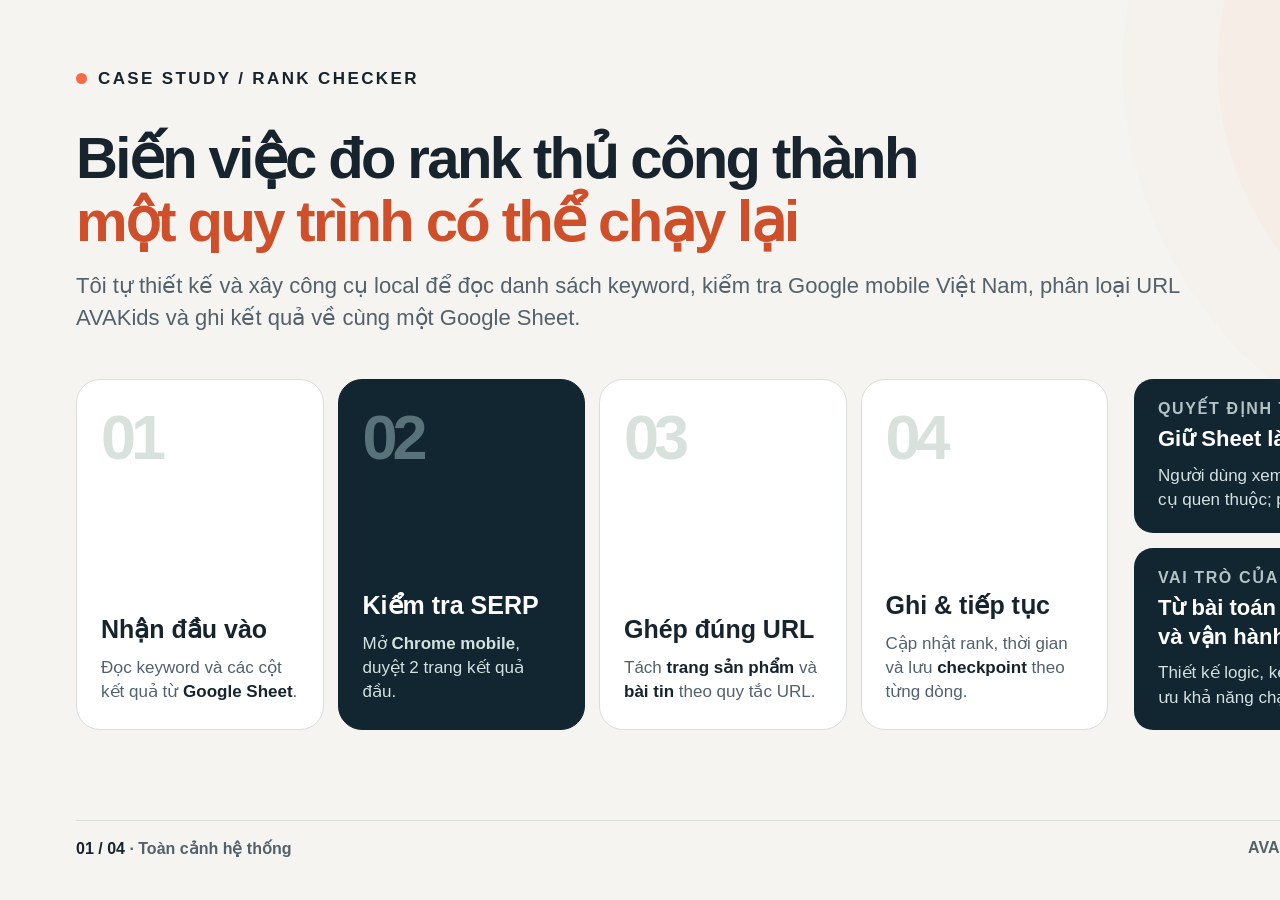
<file: workflow/rank-checker/concept-v1/rank-checker-demo.html>
<!doctype html>
<html lang="vi">
<head>
  <meta charset="utf-8">
  <meta name="viewport" content="width=device-width, initial-scale=1">
  <title>Rank Checker — Portfolio demo</title>
  <style>
    :root{--ink:#17242d;--muted:#52616b;--paper:#f5f4f0;--white:#fff;--line:#d9dedb;--orange:#f26d45;--orange-lite:#ffdfd2;--mint:#cde9df;--blue:#dceaf5;--navy:#122631}
    *{box-sizing:border-box}body{margin:0;background:#d5d9d8;color:var(--ink);font-family:"Segoe UI",Arial,sans-serif}.slide{width:1600px;height:900px;background:var(--paper);position:relative;overflow:hidden;padding:58px 76px 52px;display:none}.slide.active{display:block}.slide:after{content:"";position:absolute;right:-145px;top:-150px;width:430px;height:430px;border:1px solid rgba(242,109,69,.13);border-radius:50%;box-shadow:0 0 0 95px rgba(242,109,69,.035),0 0 0 190px rgba(242,109,69,.02);pointer-events:none}.top{display:flex;justify-content:space-between;align-items:center;margin-bottom:28px;position:relative;z-index:1}.eyebrow{font-size:17px;font-weight:700;letter-spacing:.14em;text-transform:uppercase}.eyebrow i{display:inline-block;width:11px;height:11px;background:var(--orange);border-radius:50%;margin-right:11px}.page{font-size:18px;color:var(--muted);font-weight:700;letter-spacing:.08em}.headline{font-size:58px;line-height:1.08;letter-spacing:-.045em;margin:0 0 18px;max-width:1150px;font-weight:750}.subtitle{font-size:22px;line-height:1.45;color:var(--muted);margin:0;max-width:1190px}.accent{color:#ce4f2a}.badge{display:inline-block;background:var(--orange-lite);color:#a83d1f;border-radius:100px;padding:10px 17px;font-size:17px;font-weight:700}.section-label{font-size:17px;font-weight:700;text-transform:uppercase;letter-spacing:.1em;color:#9b5138}.footer{position:absolute;bottom:42px;left:76px;right:76px;border-top:1px solid var(--line);padding-top:18px;display:flex;justify-content:space-between;font-size:16px;color:var(--muted);font-weight:600}.footer strong{color:var(--ink)}.window{background:#fff;border:1px solid var(--line);border-radius:20px;overflow:hidden;box-shadow:0 18px 40px rgba(16,37,49,.07)}.chrome{height:45px;background:#eff2f1;border-bottom:1px solid var(--line);display:flex;align-items:center;gap:8px;padding:0 18px;font-size:15px;font-weight:650;color:#52616b}.dot{width:10px;height:10px;border-radius:50%;background:#c7d0cd}.dot:nth-child(1){background:#f9a993}.dot:nth-child(2){background:#eed58e}.dot:nth-child(3){background:#a8d9c7}.tag{font-size:14px;font-weight:750;letter-spacing:.07em;text-transform:uppercase;border-radius:100px;padding:8px 12px;background:#edf1ef;color:#50636b}.callout{background:var(--navy);color:#fff;border-radius:19px;padding:20px 24px}.callout small{display:block;color:#b3c4c7;font-size:16px;font-weight:700;letter-spacing:.1em;text-transform:uppercase;margin-bottom:7px}.callout strong{display:block;font-size:22px;line-height:1.3}.callout p{font-size:17px;line-height:1.45;color:#d4e1e2;margin:10px 0 0}.num{display:inline-flex;width:36px;height:36px;border-radius:50%;align-items:center;justify-content:center;background:var(--orange);color:#fff;font-weight:800;font-size:17px;margin-right:10px}.arrow{font-size:30px;color:var(--orange);font-weight:800}.mini-note{font-size:16px;color:#62717a;line-height:1.35}.screen-label{position:absolute;top:16px;right:20px;font-size:13px;font-weight:800;letter-spacing:.08em;color:#6a797e;text-transform:uppercase}
    /* 01 — Overview */
    .overview-layout{display:grid;grid-template-columns: 1fr 390px;gap:26px;margin-top:45px}.pipeline{display:grid;grid-template-columns:repeat(4,1fr);gap:14px}.step{min-height:345px;background:#fff;border:1px solid var(--line);border-radius:24px;padding:26px 24px;position:relative;display:flex;flex-direction:column}.step:before{content:attr(data-step);font-size:63px;font-weight:800;letter-spacing:-.08em;color:#d9e1dc;line-height:1}.step h2{font-size:25px;line-height:1.2;margin:auto 0 12px}.step p{font-size:17px;line-height:1.4;margin:0;color:var(--muted)}.step b{color:var(--ink)}.step.active{background:var(--navy);border-color:var(--navy);color:#fff}.step.active:before{color:#59727a}.step.active p,.step.active b{color:#d3e2e1}.overview-side{display:flex;flex-direction:column;gap:15px}.overview-side .callout{flex:1}.metric-strip{display:flex;gap:15px;margin-top:22px}.metric{flex:1;background:#e8eee9;padding:18px 22px;border-radius:17px}.metric b{display:block;font-size:29px;letter-spacing:-.04em}.metric span{display:block;color:var(--muted);font-size:16px;margin-top:3px}
    /* 02 — Operations */
    .ops-grid{display:grid;grid-template-columns: 870px 1fr;gap:24px;margin-top:35px}.sheet{height:450px}.sheet-title{padding:19px 24px 16px;font-size:22px;font-weight:750;display:flex;justify-content:space-between}.sheet-table{width:100%;border-collapse:collapse;font-size:17px}.sheet-table th{text-align:left;background:#e8f3eb;font-size:16px;color:#3f5a4c}.sheet-table td,.sheet-table th{padding:17px 19px;border-top:1px solid #e2e6e2;border-right:1px solid #e6eae7}.sheet-table td:first-child{color:#7b888b;width:48px}.sheet-table tr:nth-child(2){background:#fff7f2}.sheet-table .sample{color:#9a9f9d;font-style:italic}.ops-right{display:flex;flex-direction:column;gap:13px}.command{border-radius:15px;padding:15px 18px;background:#fff;border:1px solid var(--line);display:flex;gap:15px;align-items:center}.command .cmd-icon{width:44px;height:44px;border-radius:12px;background:var(--blue);display:flex;align-items:center;justify-content:center;font-size:24px;flex:none}.command b{display:block;font-size:18px}.command code{font-size:15px;color:#6c7980}.command.primary{border-color:#f4a083;background:#fff6f1}.command.primary .cmd-icon{background:var(--orange-lite)}.ops-bottom{display:grid;grid-template-columns:repeat(3,1fr);gap:17px;margin-top:22px}.annotation{display:flex;gap:10px;align-items:flex-start;font-size:18px;line-height:1.3;font-weight:650}.annotation .num{flex:none;margin:0}
    /* 03 — Matcher */
    .matcher-grid{display:grid;grid-template-columns: 570px 1fr;gap:26px;margin-top:27px}.phone{background:#fff;border:8px solid #17242d;border-radius:36px;height:493px;width:340px;margin:0 auto;overflow:hidden;box-shadow:0 17px 30px rgba(16,37,49,.13)}.phone-bar{height:35px;background:#fff;display:flex;justify-content:space-between;padding:10px 22px;color:#36454b;font-size:12px;font-weight:700}.search-box{margin:8px 13px 14px;border:1px solid #dfe4e1;border-radius:40px;padding:11px 15px;font-size:14px;color:#243039;box-shadow:0 3px 10px rgba(0,0,0,.04)}.result{padding:12px 16px;border-top:1px solid #eef0ee;font-size:14px}.result .url{color:#62737a;font-size:11px;margin:3px 0}.result b{color:#244f80;display:block;font-size:14px}.result small{color:#687b7d;line-height:1.3}.result.hit-sp{background:#e5f2ee;border-left:5px solid #4a9e7b}.result.hit-tin{background:#fff0e9;border-left:5px solid var(--orange)}.phone-caption{font-size:17px;text-align:center;font-weight:700;margin-top:12px}.matcher-left{position:relative}.matcher-left:after{content:"TOP 20";position:absolute;left:20px;top:20px;background:var(--navy);color:#fff;padding:9px 12px;border-radius:8px;font-size:16px;font-weight:750}.decision{display:flex;flex-direction:column;gap:16px}.logic-card{background:#fff;border:1px solid var(--line);border-radius:20px;padding:23px 28px}.logic-card h2{font-size:24px;margin:0 0 13px}.logic-card p{font-size:18px;line-height:1.4;color:var(--muted);margin:0}.rank-pill{display:inline-block;padding:10px 14px;border-radius:11px;font-size:21px;font-weight:800;margin-left:8px}.rank-pill.green{background:var(--mint);color:#1f6f54}.rank-pill.orange{background:var(--orange-lite);color:#b34723}.decision .callout{margin-top:2px}
    /* 04 — Recovery / result */
    .recovery-grid{display:grid;grid-template-columns: 1fr 600px;gap:22px;margin-top:32px}.recovery-flow{display:flex;flex-direction:column;gap:12px}.recovery-row{display:flex;align-items:center;gap:15px;background:#fff;border:1px solid var(--line);border-radius:16px;padding:16px 22px;min-height:78px}.recovery-row .num{flex:none}.recovery-row strong{display:block;font-size:19px}.recovery-row span{display:block;font-size:16px;color:var(--muted);margin-top:2px}.recovery-row.accent-row{background:var(--navy);border-color:var(--navy);color:#fff}.recovery-row.accent-row span{color:#bed0d1}.terminal{height:266px;background:#0f202b;color:#d8e9e8;border-radius:19px;overflow:hidden}.terminal .chrome{background:#233642;border-color:#304b55;color:#c4d7d8}.terminal-lines{padding:20px 24px;font:17px/1.65 Consolas,"Courier New",monospace}.terminal-lines .ok{color:#9ddcc0}.terminal-lines .warn{color:#ffba93}.result-table{background:#fff;border:1px solid var(--line);border-radius:19px;overflow:hidden;margin-top:15px}.result-table .sheet-title{font-size:20px;padding:15px 19px}.result-table table{width:100%;border-collapse:collapse;font-size:15px}.result-table td,.result-table th{text-align:left;padding:12px 14px;border-top:1px solid #e3e8e5}.result-table th{background:#e8f3eb;font-size:14px}.result-table td:last-child{font-weight:700;color:#b64d2b}.small-disclaimer{font-size:15px;color:#6d7b7e;margin-top:12px;font-weight:600}
    /* Export fit at 1600 × 900 */
    .ops-grid{margin-top:28px}.ops-right{gap:9px}.command{padding:9px 14px}.command .cmd-icon{width:38px;height:38px}.ops-right .callout{padding:14px 18px}.ops-right .callout small{font-size:14px;margin-bottom:4px}.ops-right .callout strong{font-size:19px}.ops-right .callout p{font-size:15px;margin-top:6px}.ops-bottom{display:none}
    .matcher-grid{margin-top:25px}.phone{height:445px}.phone-caption{margin-top:8px;font-size:15px}.decision{gap:9px}.logic-card{padding:15px 20px}.logic-card h2{font-size:21px;margin-bottom:7px}.logic-card p{font-size:16px;line-height:1.3}.decision .callout{padding:15px 20px}.decision .callout small{font-size:14px;margin-bottom:4px}.decision .callout strong{font-size:19px}.decision .callout p{font-size:15px;margin-top:6px;line-height:1.3}
    .recovery-grid{margin-top:25px}.recovery-row{min-height:72px;padding:12px 18px}.recovery-row div>span{display:block;font-size:15px;color:var(--muted);margin-top:2px}.recovery-row.accent-row div>span{color:#bed0d1}.recovery-row .num{display:flex;align-items:center;justify-content:center;color:#fff;margin:0}.terminal{height:222px}.terminal-lines{padding:14px 20px;font-size:15px;line-height:1.48}.result-table{margin-top:11px}.result-table .sheet-title{padding:11px 17px;font-size:18px}.result-table td,.result-table th{padding:8px 12px}.small-disclaimer{font-size:13px;margin-top:7px}
  </style>
</head>
<body>
  <section class="slide" data-slide="1">
    <div class="top"><span class="eyebrow"><i></i>CASE STUDY / RANK CHECKER</span><span class="badge">ĐANG VẬN HÀNH</span></div>
    <h1 class="headline">Biến việc đo rank thủ công thành<br><span class="accent">một quy trình có thể chạy lại</span></h1>
    <p class="subtitle">Tôi tự thiết kế và xây công cụ local để đọc danh sách keyword, kiểm tra Google mobile Việt Nam, phân loại URL AVAKids và ghi kết quả về cùng một Google Sheet.</p>
    <div class="overview-layout">
      <div class="pipeline">
        <div class="step" data-step="01"><h2>Nhận đầu vào</h2><p>Đọc keyword và các cột kết quả từ <b>Google Sheet</b>.</p></div>
        <div class="step active" data-step="02"><h2>Kiểm tra SERP</h2><p>Mở <b>Chrome mobile</b>, duyệt 2 trang kết quả đầu.</p></div>
        <div class="step" data-step="03"><h2>Ghép đúng URL</h2><p>Tách <b>trang sản phẩm</b> và <b>bài tin</b> theo quy tắc URL.</p></div>
        <div class="step" data-step="04"><h2>Ghi & tiếp tục</h2><p>Cập nhật rank, thời gian và lưu <b>checkpoint</b> theo từng dòng.</p></div>
      </div>
      <div class="overview-side">
        <div class="callout"><small>Quyết định thiết kế</small><strong>Giữ Sheet là giao diện vận hành</strong><p>Người dùng xem và lọc kết quả trong công cụ quen thuộc; phần tự động chạy phía sau.</p></div>
        <div class="callout"><small>Vai trò của tôi</small><strong>Từ bài toán SEO đến mã nguồn và vận hành</strong><p>Thiết kế logic, kết nối dữ liệu, xử lý lỗi và tối ưu khả năng chạy tiếp.</p></div>
      </div>
    </div>
    <div class="footer"><span><strong>01 / 04</strong> · Toàn cảnh hệ thống</span><span>AVAKids Rank Checker · Case study</span></div>
  </section>

  <section class="slide" data-slide="2">
    <div class="top"><span class="eyebrow"><i></i>THAO TÁC VẬN HÀNH</span><span class="page">02 / 04</span></div>
    <h1 class="headline">Một Sheet để nhập liệu.<br><span class="accent">Ba chế độ để chạy đúng việc.</span></h1>
    <p class="subtitle">Không cần dashboard riêng: cấu trúc cột rõ ràng, lệnh test nhỏ trước khi chạy toàn bộ và lịch chạy hằng tuần.</p>
    <div class="ops-grid">
      <div class="window sheet">
        <div class="chrome"><span class="dot"></span><span class="dot"></span><span class="dot"></span><span style="margin-left:12px">Google Sheet · Danh sách keyword</span><span class="tag" style="margin-left:auto">MÔ PHỎNG</span></div>
        <div class="sheet-title"><span>AVAKids / Keyword tracking</span><span class="tag">INPUT + OUTPUT</span></div>
        <table class="sheet-table"><thead><tr><th></th><th>keywords</th><th>url_sp</th><th>rank_sp</th><th>url_tin</th><th>rank_tin</th></tr></thead><tbody>
          <tr><td>2</td><td>sữa bột cho bé</td><td class="sample">chờ cập nhật</td><td>—</td><td class="sample">chờ cập nhật</td><td>—</td></tr>
          <tr><td>3</td><td>bỉm cho trẻ sơ sinh</td><td class="sample">chờ cập nhật</td><td>—</td><td class="sample">chờ cập nhật</td><td>—</td></tr>
          <tr><td>4</td><td>đồ chơi cho bé 1 tuổi</td><td class="sample">chờ cập nhật</td><td>—</td><td class="sample">chờ cập nhật</td><td>—</td></tr>
          <tr><td>5</td><td>máy hút sữa</td><td class="sample">chờ cập nhật</td><td>—</td><td class="sample">chờ cập nhật</td><td>—</td></tr>
        </tbody></table>
        <div style="padding:17px 22px;font-size:16px;color:#62717a">Cột <b>time</b> lưu thời điểm kiểm tra; mỗi keyword ghi kết quả trở lại đúng dòng.</div>
      </div>
      <div class="ops-right">
        <div class="command primary"><span class="cmd-icon">✓</span><span><b>Test 5 keyword</b><code>01-Test-5-Keywords.cmd</code></span></div>
        <div class="command"><span class="cmd-icon">↻</span><span><b>Chạy lượt mới</b><code>02-Run-Full-New-Run.cmd</code></span></div>
        <div class="command"><span class="cmd-icon">↗</span><span><b>Tiếp tục lượt dở</b><code>03-Resume.cmd</code></span></div>
        <div class="command"><span class="cmd-icon">▦</span><span><b>Lịch chạy hằng tuần</b><code>Windows Task Scheduler</code></span></div>
        <div class="callout"><small>Tư duy UI/UX</small><strong>Ít thao tác, rõ tình huống</strong><p>Mỗi nút giải quyết một nhu cầu vận hành cụ thể: thử, chạy mới hoặc tiếp tục.</p></div>
      </div>
    </div>
    <div class="ops-bottom"><div class="annotation"><span class="num">1</span><span>Nhập keyword tại Sheet</span></div><div class="annotation"><span class="num">2</span><span>Test nhanh trước khi chạy danh sách</span></div><div class="annotation"><span class="num">3</span><span>Ghi kết quả về cùng nguồn dữ liệu</span></div></div>
    <div class="footer"><span><strong>Ảnh dựng từ cấu trúc file thật</strong> · Dữ liệu trong bảng là minh họa</span><span>AVAKids Rank Checker · Case study</span></div>
  </section>

  <section class="slide" data-slide="3">
    <div class="top"><span class="eyebrow"><i></i>LOGIC ĐO THỨ HẠNG</span><span class="page">03 / 04</span></div>
    <h1 class="headline">Một keyword có thể có<br><span class="accent">hai loại URL cần theo dõi</span></h1>
    <p class="subtitle">Tôi tách kết quả sản phẩm và bài tin thay vì gộp mọi URL cùng domain thành một con số rank.</p>
    <div class="matcher-grid">
      <div class="matcher-left">
        <div class="phone"><div class="phone-bar"><span>9:41</span><span>▰ ▰ ▰</span></div><div class="search-box">⌕ &nbsp; sữa bột cho bé</div>
          <div class="result"><b>Hướng dẫn chọn sữa cho trẻ</b><div class="url">ví dụ: website-a.vn/... </div><small>Thông tin tham khảo về sản phẩm...</small></div>
          <div class="result hit-sp"><b>#4 · Sữa bột cho bé | AVAKids</b><div class="url">avakids.com/sua-bot/...</div><small>Trang sản phẩm được nhận diện.</small></div>
          <div class="result"><b>Các tiêu chí chọn sữa</b><div class="url">ví dụ: website-b.vn/...</div><small>Bài viết tham khảo...</small></div>
          <div class="result hit-tin"><b>#9 · Cách chọn sữa phù hợp</b><div class="url">avakids.com/me-va-be/...</div><small>Bài tin được nhận diện riêng.</small></div>
        </div>
        <div class="phone-caption">Google mobile Việt Nam · 2 trang đầu · tối đa Top 20</div>
      </div>
      <div class="decision">
        <div class="logic-card"><h2>01 · Đọc SERP theo thứ tự</h2><p>Chrome giả lập thiết bị di động, lấy URL từ từng kết quả và loại URL trùng.</p></div>
        <div class="logic-card" style="border-left:7px solid #4a9e7b"><h2>02 · Trang sản phẩm <span class="rank-pill green">#4</span></h2><p>URL chứa <b>avakids.com</b> nhưng không thuộc <b>/me-va-be</b> → ghi <b>url_sp / rank_sp</b>.</p></div>
        <div class="logic-card" style="border-left:7px solid var(--orange)"><h2>03 · Bài tin <span class="rank-pill orange">#9</span></h2><p>URL chứa <b>avakids.com/me-va-be</b> → ghi <b>url_tin / rank_tin</b>.</p></div>
        <div class="callout"><small>Quy tắc quan trọng</small><strong>Lấy vị trí cao nhất của từng nhóm URL</strong><p>Nếu không tìm thấy trong Top 20, ô tương ứng để trống; không suy đoán thứ hạng.</p></div>
      </div>
    </div>
    <div class="footer"><span><strong>Mô phỏng từ logic mã nguồn</strong> · Vị trí #4 và #9 chỉ để minh họa</span><span>AVAKids Rank Checker · Case study</span></div>
  </section>

  <section class="slide" data-slide="4">
    <div class="top"><span class="eyebrow"><i></i>THIẾT KẾ CHỊU GIÁN ĐOẠN</span><span class="page">04 / 04</span></div>
    <h1 class="headline">Gặp CAPTCHA thì dừng đúng chỗ.<br><span class="accent">Chạy lại mà không làm lại từ đầu.</span></h1>
    <p class="subtitle">Mỗi dòng hoàn thành được ghi ngay vào Sheet và checkpoint. Khi Google chặn truy cập, quy trình tạm dừng, hẹn chạy tiếp và bỏ qua các dòng đã xong.</p>
    <div class="recovery-grid">
      <div class="recovery-flow">
        <div class="recovery-row"><span class="num">1</span><div><strong>Hoàn tất keyword → ghi Sheet + checkpoint</strong><span>Trạng thái theo từng dòng giúp khôi phục chính xác.</span></div></div>
        <div class="recovery-row accent-row"><span class="num">2</span><div><strong>Phát hiện CAPTCHA → dừng phiên Chrome</strong><span>Lưu dòng đang dở, không cố vượt CAPTCHA.</span></div></div>
        <div class="recovery-row"><span class="num">3</span><div><strong>Hẹn chạy lại sau 30–45 phút</strong><span>Windows Scheduled Task tạo lượt tiếp tục tự động.</span></div></div>
        <div class="recovery-row"><span class="num">4</span><div><strong>Resume → bỏ qua dòng đã hoàn thành</strong><span>Chạy tiếp từ keyword còn lại và cập nhật đúng dòng.</span></div></div>
      </div>
      <div>
        <div class="terminal"><div class="chrome"><span class="dot"></span><span class="dot"></span><span class="dot"></span><span style="margin-left:11px">Rank Checker · luồng console minh họa</span></div><div class="terminal-lines"><div class="ok">✓ Row 12: SP rank=4 TIN rank=9</div><div class="ok">✓ Saved checkpoint: row 12 done</div><div class="warn">! CAPTCHA detected at row 13</div><div>↻ Auto resume scheduled: 30–45 min</div><div>→ Next run skips completed rows</div></div></div>
        <div class="result-table"><div class="sheet-title"><span>Kết quả trả về Sheet</span><span class="tag">MINH HỌA</span></div><table><thead><tr><th>keywords</th><th>rank_sp</th><th>rank_tin</th><th>time</th></tr></thead><tbody><tr><td>sữa bột cho bé</td><td>4</td><td>9</td><td>10:42</td></tr><tr><td>bỉm cho trẻ sơ sinh</td><td>7</td><td>—</td><td>10:44</td></tr></tbody></table></div>
        <div class="small-disclaimer">Số rank và timestamp chỉ mô tả cấu trúc đầu ra, không phải kết quả đo thật.</div>
      </div>
    </div>
    <div class="footer"><span><strong>Điểm tôi tối ưu:</strong> khả năng tiếp tục, tránh xử lý lặp và minh bạch trạng thái</span><span>AVAKids Rank Checker · Case study</span></div>
  </section>
  <script>const n=Number(new URLSearchParams(location.search).get('slide')||1);document.querySelector(`[data-slide="${Math.min(4,Math.max(1,n))}"]`).classList.add('active');</script>
</body>
</html>
</file>
<file: styles.css>
:root {
  --black: #050505;
  --ink: #101010;
  --white: #fafafa;
  --paper: #ffffff;
  --canvas: #e5e5e5;
  --mist: #f2f2f2;
  --ash: #b8b8b8;
  --muted: #656565;
  --mint: #d1ffca;
  --yellow: #fff100;
  --max: 1240px;
  --ease: cubic-bezier(.22, 1, .36, 1);
}

* {
  box-sizing: border-box;
}

html {
  scroll-behavior: smooth;
  scroll-padding-top: 92px;
}

body {
  margin: 0;
  color: var(--ink);
  background: var(--canvas);
  font-family: "Manrope", system-ui, -apple-system, "Segoe UI", sans-serif;
  font-size: 16px;
  line-height: 1.55;
  letter-spacing: 0;
  overflow-x: hidden;
  text-rendering: geometricPrecision;
}

body.menu-open {
  overflow: hidden;
}

::selection {
  color: var(--black);
  background: var(--mint);
}

img {
  display: block;
  max-width: 100%;
}

a {
  color: inherit;
  text-decoration: none;
}

button,
a {
  -webkit-tap-highlight-color: transparent;
}

button {
  color: inherit;
  font: inherit;
}

h1,
h2,
h3,
p,
dl,
dd {
  margin-top: 0;
}

h1,
h2,
h3 {
  line-height: 1.12;
  text-wrap: balance;
}

.sr-only {
  position: absolute;
  width: 1px;
  height: 1px;
  padding: 0;
  margin: -1px;
  overflow: hidden;
  clip: rect(0, 0, 0, 0);
  white-space: nowrap;
  border: 0;
}

.page-progress {
  position: fixed;
  top: 0;
  left: 0;
  z-index: 200;
  width: 100%;
  height: 3px;
  background: rgba(255, 255, 255, 0.08);
}

.page-progress span {
  display: block;
  width: 100%;
  height: 100%;
  background: var(--mint);
  transform-origin: left;
  transform: scaleX(0);
}

.pointer-light {
  position: fixed;
  z-index: 190;
  width: 18px;
  height: 18px;
  border: 1px solid rgba(209, 255, 202, 0.7);
  pointer-events: none;
  opacity: 0;
  transform: translate(-50%, -50%) rotate(45deg);
  transition: opacity 200ms ease;
}

.site-header {
  position: fixed;
  top: 18px;
  left: 50%;
  z-index: 100;
  display: flex;
  align-items: center;
  justify-content: space-between;
  width: min(var(--max), calc(100% - 40px));
  min-height: 60px;
  padding: 8px 10px 8px 16px;
  color: var(--white);
  border: 1px solid rgba(255, 255, 255, 0.18);
  border-radius: 8px;
  background: rgba(5, 5, 5, 0.78);
  backdrop-filter: blur(18px);
  transform: translateX(-50%);
  transition: background 280ms ease, border-color 280ms ease, color 280ms ease;
}

.site-header.is-scrolled {
  color: var(--ink);
  border-color: rgba(0, 0, 0, 0.16);
  background: rgba(242, 242, 242, 0.9);
}

.brand {
  display: inline-flex;
  align-items: center;
  gap: 12px;
  font-size: 0.92rem;
  font-weight: 800;
}

.brand-mark {
  display: grid;
  width: 38px;
  height: 38px;
  place-items: center;
  color: var(--black);
  background: var(--mint);
  border-radius: 4px;
  font-family: "IBM Plex Mono", monospace;
  font-size: 0.78rem;
}

.nav-links {
  display: flex;
  align-items: center;
  gap: 2px;
}

.nav-links a {
  position: relative;
  padding: 10px 13px;
  font-size: 0.82rem;
  font-weight: 650;
}

.nav-links a::after {
  position: absolute;
  right: 13px;
  bottom: 5px;
  left: 13px;
  height: 2px;
  content: "";
  background: currentColor;
  transform: scaleX(0);
  transform-origin: right;
  transition: transform 260ms var(--ease);
}

.nav-links a:hover::after,
.nav-links a.is-active::after {
  transform: scaleX(1);
  transform-origin: left;
}

.nav-links .nav-contact {
  margin-left: 6px;
  color: var(--black);
  background: var(--white);
  border-radius: 4px;
}

.site-header.is-scrolled .nav-contact {
  color: var(--white);
  background: var(--black);
}

.nav-links .nav-contact::after {
  display: none;
}

.menu-toggle {
  order: 3;
  display: none;
  width: 42px;
  height: 42px;
  padding: 12px 9px;
  border: 0;
  background: transparent;
}

.language-switch {
  order: 2;
  display: flex;
  flex: 0 0 auto;
  align-items: center;
  margin-left: 12px;
  padding-left: 12px;
  border-left: 1px solid currentColor;
  gap: 2px;
}

.language-switch a {
  display: grid;
  min-width: 36px;
  min-height: 40px;
  place-items: center;
  border-radius: 4px;
  font-family: "IBM Plex Mono", monospace;
  font-size: 0.75rem;
  font-weight: 600;
}

.language-switch a[aria-current="page"] {
  color: var(--black);
  background: var(--mint);
}

.language-switch a:hover {
  outline: 1px solid currentColor;
  outline-offset: -1px;
}

.language-switch a:focus-visible {
  outline: 2px solid currentColor;
  outline-offset: 3px;
}

.language-switch[aria-busy="true"] {
  opacity: 0.65;
}

.language-switch[data-error]::after {
  position: absolute;
  top: calc(100% + 8px);
  right: 0;
  width: min(290px, 80vw);
  padding: 12px;
  color: var(--white);
  background: var(--black);
  border: 1px solid var(--ash);
  border-radius: 4px;
  content: attr(data-error);
  font-size: 0.8rem;
}

html.is-switching-language {
  scroll-behavior: auto !important;
  overflow-anchor: none;
}

html.is-switching-language * {
  overflow-anchor: none;
}

.menu-toggle>span:not(.sr-only) {
  display: block;
  height: 2px;
  margin: 5px 0;
  background: currentColor;
  transition: transform 280ms var(--ease);
}

.section-shell {
  width: min(var(--max), calc(100% - 48px));
  margin: 0 auto;
}

.hero {
  position: relative;
  min-height: 100svh;
  color: var(--white);
  background: var(--black);
  overflow: hidden;
}

.hero::before,
.hero::after {
  position: absolute;
  z-index: 1;
  inset: 0;
  content: "";
  pointer-events: none;
}

.hero::before {
  background: linear-gradient(90deg, rgba(5, 5, 5, 0.98) 0%, rgba(5, 5, 5, 0.9) 34%, rgba(5, 5, 5, 0.5) 57%, rgba(5, 5, 5, 0.08) 78%);
}

.hero::after {
  background: linear-gradient(180deg, rgba(5, 5, 5, 0.08) 58%, rgba(5, 5, 5, 0.62) 82%, #050505 100%);
}

.hero-plate {
  position: absolute;
  z-index: 0;
  inset: -12px;
  background: url("assets/hero-cinematic-v1.png") center center / cover no-repeat;
  transform: translate3d(0, 0, 0) scale(1.02);
  transform-origin: center;
  transition: transform 500ms var(--ease);
  will-change: transform;
}

.hero-grain {
  position: absolute;
  z-index: 2;
  inset: 0;
  opacity: 0.22;
  pointer-events: none;
  background-image:
    linear-gradient(rgba(255, 255, 255, 0.035) 1px, transparent 1px),
    linear-gradient(90deg, rgba(255, 255, 255, 0.035) 1px, transparent 1px);
  background-size: 48px 48px;
}

.hero-inner {
  position: relative;
  z-index: 5;
  display: flex;
  align-items: center;
  width: min(var(--max), calc(100% - 48px));
  min-height: calc(100svh - 112px);
  margin: 0 auto;
  padding: 126px 0 138px;
}

.hero-copy {
  position: relative;
  z-index: 4;
  align-self: center;
  width: min(56%, 760px);
  max-width: 760px;
  text-shadow: 0 2px 22px rgba(0, 0, 0, 0.55);
}

.hero-eyebrow,
.eyebrow,
.case-number,
.case-meta,
.chapter-divider,
.portrait-meta,
.kpi-index {
  font-family: "IBM Plex Mono", monospace;
  letter-spacing: 0.08em;
  text-transform: uppercase;
}

.hero-eyebrow {
  display: inline-flex;
  margin-bottom: 22px;
  padding: 7px 10px;
  color: var(--black);
  background: var(--mint);
  font-size: 0.76rem;
  font-weight: 600;
}

.hero-title {
  max-width: 820px;
  margin-bottom: 22px;
  padding-top: 0.12em;
  font-family: "Anton", Impact, sans-serif;
  font-size: clamp(4.8rem, 8.4vw, 8.2rem);
  font-weight: 400;
  line-height: 1.08;
  letter-spacing: 0;
}

.title-line {
  display: block;
  overflow: clip;
  overflow-clip-margin: 0.2em;
}

.title-line>span {
  display: block;
  transform: translateY(112%);
  animation: titleReveal 900ms var(--ease) forwards;
}

.title-line:nth-child(2)>span {
  animation-delay: 100ms;
}

.hero-role {
  margin-bottom: 8px;
  color: var(--white);
  font-size: clamp(1.15rem, 2vw, 1.55rem);
  font-weight: 700;
}

.hero-lead {
  max-width: 680px;
  margin-bottom: 22px;
  color: #b9b9b9;
  font-size: clamp(1rem, 1.35vw, 1.12rem);
}

.hero-tags,
.tool-list,
.skills-strip {
  display: flex;
  flex-wrap: wrap;
  gap: 8px;
}

.hero-tags {
  margin-bottom: 28px;
}

.hero-tags span,
.tool-list span,
.skills-strip span {
  padding: 6px 9px;
  border: 1px solid currentColor;
  border-radius: 4px;
  font-family: "IBM Plex Mono", monospace;
  font-size: 0.72rem;
  text-transform: uppercase;
}

.hero-tags span {
  color: #bdbdbd;
}

.hero-actions,
.contact-actions {
  display: flex;
  flex-wrap: wrap;
  gap: 12px;
}

.button {
  display: inline-flex;
  min-height: 48px;
  align-items: center;
  justify-content: center;
  padding: 13px 20px;
  border: 1px solid currentColor;
  border-radius: 4px;
  font-size: 0.9rem;
  font-weight: 800;
  transition: color 220ms ease, background 220ms ease, transform 220ms var(--ease);
}

.button-light {
  color: var(--black);
  background: var(--white);
}

.button-ghost {
  color: var(--white);
  background: transparent;
}

.button:hover {
  transform: translateY(-3px);
}

.hero-enter {
  opacity: 0;
  transform: translateY(18px);
  animation: riseIn 800ms var(--ease) forwards;
}

.hero-eyebrow.hero-enter {
  animation-delay: 80ms;
}

.hero-role.hero-enter {
  animation-delay: 220ms;
}

.hero-lead.hero-enter {
  animation-delay: 300ms;
}

.hero-tags.hero-enter {
  animation-delay: 380ms;
}

.hero-actions.hero-enter {
  animation-delay: 460ms;
}

.hero-agenda {
  position: absolute;
  z-index: 10;
  right: 0;
  bottom: 0;
  left: 0;
  display: grid;
  grid-template-columns: repeat(5, 1fr);
  color: var(--white);
  border-top: 1px solid rgba(255, 255, 255, 0.18);
  background: rgba(5, 5, 5, 0.78);
  backdrop-filter: blur(16px);
}

.hero-agenda a {
  position: relative;
  display: flex;
  min-height: 88px;
  align-items: center;
  justify-content: center;
  gap: 12px;
  border-right: 1px solid rgba(255, 255, 255, 0.13);
  font-size: clamp(0.8rem, 1vw, 0.95rem);
  font-weight: 800;
  overflow: hidden;
}

.hero-agenda a:last-child {
  border-right: 0;
}

.hero-agenda a::before {
  position: absolute;
  inset: auto 0 0;
  height: 5px;
  content: "";
  background: var(--mint);
  transform: translateX(-101%);
  transition: transform 420ms var(--ease);
}

.hero-agenda a:hover::before,
.hero-agenda a.is-active::before {
  transform: translateX(0);
}

.hero-agenda span {
  color: var(--mint);
  font-family: "IBM Plex Mono", monospace;
  font-size: 0.66rem;
}

.about-band {
  padding: 96px 0 82px;
  border-bottom: 1px solid rgba(0, 0, 0, 0.18);
}

.about-grid {
  display: grid;
  grid-template-columns: minmax(0, 0.85fr) minmax(0, 1.15fr);
  align-items: start;
  gap: 80px;
}

.about-heading h2 {
  margin-bottom: 0;
  font-family: "Anton", Impact, sans-serif;
  font-size: clamp(2.7rem, 4.8vw, 5.1rem);
  font-weight: 400;
  line-height: 1.1;
  text-transform: uppercase;
}

.about-copy>p {
  max-width: 760px;
  color: var(--muted);
  font-size: 1.04rem;
}

.about-profile {
  display: grid;
  grid-template-columns: repeat(2, minmax(0, 1fr));
  margin: 34px 0 0;
  border-top: 1px solid var(--ink);
}

.about-profile>div {
  min-height: 100px;
  padding: 18px 16px 18px 0;
  border-bottom: 1px solid rgba(0, 0, 0, 0.18);
}

.about-profile>div:nth-child(odd) {
  border-right: 1px solid rgba(0, 0, 0, 0.18);
}

.about-profile>div:nth-child(even) {
  padding-left: 18px;
}

.about-profile dt {
  margin-bottom: 7px;
  color: #376a33;
  font-family: "IBM Plex Mono", monospace;
  font-size: 0.68rem;
  text-transform: uppercase;
}

.about-profile dd {
  margin-bottom: 0;
  font-weight: 750;
  line-height: 1.45;
}

.section {
  position: relative;
  padding: 52px 0;
}

.section-light {
  background: var(--canvas);
}

.chapter-divider {
  display: flex;
  align-items: center;
  justify-content: space-between;
  padding: 15px 0;
  margin-bottom: 76px;
  border-top: 2px solid var(--ink);
  border-bottom: 1px solid rgba(0, 0, 0, 0.18);
  font-size: 0.74rem;
  font-weight: 600;
}

.section-intro {
  display: grid;
  grid-template-columns: minmax(0, 1.45fr) minmax(300px, 0.55fr);
  align-items: end;
  margin-bottom: 60px;
  gap: 60px;
}

.eyebrow {
  margin-bottom: 12px;
  color: #376a33;
  font-size: 0.72rem;
  font-weight: 600;
}

.section-intro h2,
.career-heading h2,
.contact-inner h2,
.kpi-heading h2 {
  margin-bottom: 0;
  font-family: "Anton", Impact, sans-serif;
  font-size: clamp(3.2rem, 6vw, 6.5rem);
  font-weight: 400;
  line-height: 1.1;
  letter-spacing: 0;
  text-transform: uppercase;
}

.section-intro>p,
.career-heading>p:last-child,
.contact-copy>p {
  margin-bottom: 0;
  color: var(--muted);
  font-size: 1.02rem;
}

.experience-layout {
  display: grid;
  grid-template-columns: minmax(260px, 0.38fr) minmax(0, 0.62fr);
  border-top: 1px solid var(--ink);
  border-bottom: 1px solid var(--ink);
}

.experience-tabs {
  border-right: 1px solid var(--ink);
}

.experience-tab {
  position: relative;
  display: grid;
  width: 100%;
  min-height: 112px;
  padding: 22px 50px 22px 20px;
  text-align: left;
  border: 0;
  border-bottom: 1px solid rgba(0, 0, 0, 0.2);
  background: transparent;
  cursor: pointer;
  transition: color 260ms ease, background 260ms ease, padding 260ms var(--ease);
}

.experience-tab:last-child {
  border-bottom: 0;
}

.experience-tab::after {
  position: absolute;
  top: 50%;
  right: 20px;
  width: 10px;
  height: 10px;
  content: "";
  border-top: 2px solid currentColor;
  border-right: 2px solid currentColor;
  opacity: 0;
  transform: translate(-8px, -50%) rotate(45deg);
  transition: opacity 220ms ease, transform 220ms var(--ease);
}

.experience-tab:hover,
.experience-tab.is-active {
  color: var(--white);
  background: var(--black);
  padding-left: 28px;
}

.experience-tab:hover::after,
.experience-tab.is-active::after {
  opacity: 1;
  transform: translate(0, -50%) rotate(45deg);
}

.experience-tab span {
  color: var(--muted);
  font-family: "IBM Plex Mono", monospace;
  font-size: 0.7rem;
}

.experience-tab.is-active span,
.experience-tab:hover span {
  color: var(--mint);
}

.experience-tab strong {
  align-self: end;
  font-size: 1rem;
}

.experience-panels {
  position: relative;
  min-height: 448px;
  overflow: hidden;
}

.experience-panel {
  position: absolute;
  inset: 0;
  display: grid;
  align-content: start;
  padding: 48px;
  opacity: 0;
  pointer-events: none;
  transform: translateY(22px);
  transition: opacity 480ms var(--ease), transform 480ms var(--ease);
}

.experience-panel.is-active {
  position: relative;
  opacity: 1;
  pointer-events: auto;
  transform: translateY(0);
}

.panel-heading {
  display: flex;
  align-items: flex-start;
  justify-content: space-between;
  margin-bottom: 24px;
  gap: 24px;
}

.panel-heading p {
  margin-bottom: 4px;
  color: #376a33;
  font-family: "IBM Plex Mono", monospace;
  font-size: 0.72rem;
  text-transform: uppercase;
}

.panel-heading h3,
.case-copy h3,
.automation-copy h3 {
  margin-bottom: 0;
  font-family: "Anton", Impact, sans-serif;
  font-size: clamp(2.2rem, 4vw, 4.2rem);
  font-weight: 400;
  line-height: 1.12;
  letter-spacing: 0;
  text-transform: uppercase;
}

.panel-heading>span {
  font-family: "Anton", Impact, sans-serif;
  font-size: 3.8rem;
  line-height: 1;
}

.experience-panel>p {
  max-width: 760px;
  color: var(--muted);
}

.experience-panel ul {
  display: grid;
  margin: 8px 0 28px;
  padding: 0;
  list-style: none;
  gap: 8px;
}

.experience-panel li {
  position: relative;
  padding-left: 20px;
}

.experience-panel li::before {
  position: absolute;
  top: 0.75em;
  left: 0;
  width: 8px;
  height: 2px;
  content: "";
  background: var(--ink);
}

.text-link {
  width: fit-content;
  padding-bottom: 3px;
  border-bottom: 2px solid currentColor;
  font-weight: 800;
}

.kpi-band {
  position: relative;
  padding: 92px 0;
  color: var(--white);
  background: var(--black);
  overflow: hidden;
}

.kpi-band::before {
  position: absolute;
  top: 0;
  right: 12%;
  width: 12%;
  height: 100%;
  content: "";
  background: rgba(255, 255, 255, 0.04);
  transform: skewX(-8deg);
}

.kpi-heading {
  display: grid;
  grid-template-columns: 0.7fr 1.3fr;
  align-items: end;
  margin-bottom: 56px;
  gap: 40px;
}

.kpi-heading .eyebrow {
  color: var(--mint);
}

.kpi-heading h2 {
  font-size: clamp(2.8rem, 5vw, 5.4rem);
}

.kpi-grid {
  display: grid;
  grid-template-columns: repeat(4, 1fr);
  border-top: 1px solid #444;
  border-bottom: 1px solid #444;
}

.kpi-item {
  min-height: 270px;
  padding: 24px;
  border-right: 1px solid #444;
  transition: color 280ms ease, background 280ms ease;
}

.kpi-item:last-child {
  border-right: 0;
}

.kpi-item:hover {
  color: var(--black);
  background: var(--mint);
}

.kpi-index {
  display: block;
  margin-bottom: 38px;
  color: #777;
  font-size: 0.7rem;
}

.kpi-item:hover .kpi-index {
  color: #376a33;
}

.kpi-item>strong {
  display: block;
  margin-bottom: 12px;
  font-family: "Anton", Impact, sans-serif;
  font-size: clamp(4rem, 6.5vw, 7rem);
  font-weight: 400;
  line-height: 0.9;
  letter-spacing: 0;
}

.kpi-item h3 {
  margin-bottom: 4px;
  font-size: 0.88rem;
  text-transform: uppercase;
}

.kpi-item p {
  margin-bottom: 0;
  color: #898989;
  font-size: 0.78rem;
}

.kpi-item:hover p {
  color: #376a33;
}

.case-study {
  display: grid;
  grid-template-columns: minmax(300px, 0.38fr) minmax(0, 0.62fr);
  min-height: 640px;
  margin-bottom: 80px;
  border: 1px solid var(--ink);
  background: var(--mist);
}

.case-study-reverse {
  grid-template-columns: minmax(0, 0.62fr) minmax(300px, 0.38fr);
}

.case-study-reverse .case-copy {
  grid-column: 2;
  grid-row: 1;
}

.case-study-reverse .chart-stage {
  grid-column: 1;
  grid-row: 1;
}

.case-copy {
  padding: 48px;
  border-right: 1px solid var(--ink);
}

.case-study-reverse .case-copy {
  border-right: 0;
  border-left: 1px solid var(--ink);
}

.case-number {
  margin-bottom: 42px;
  font-size: 0.72rem;
}

.case-copy h3 {
  margin-bottom: 18px;
  line-height: 1.12;
}

.case-meta {
  margin-bottom: 30px;
  color: #376a33;
  font-size: 0.7rem;
}

.case-copy>p:not(.case-number, .case-meta) {
  color: var(--muted);
}

.case-facts {
  margin: 36px 0 0;
  border-top: 1px solid var(--ink);
}

.case-facts>div {
  display: grid;
  grid-template-columns: 0.42fr 0.58fr;
  padding: 15px 0;
  border-bottom: 1px solid rgba(0, 0, 0, 0.18);
  gap: 12px;
}

.case-facts dt {
  color: var(--muted);
  font-size: 0.75rem;
}

.case-facts dd {
  margin-bottom: 0;
  font-weight: 800;
}

.chart-stage {
  display: grid;
  align-content: center;
  min-width: 0;
  padding: 40px;
  color: var(--white);
  background: var(--black);
  overflow: hidden;
}

.chart-stage-light {
  color: var(--ink);
  background: var(--paper);
}

.chart-topline {
  display: flex;
  align-items: end;
  justify-content: space-between;
  padding-bottom: 18px;
  border-bottom: 1px solid currentColor;
  font-family: "IBM Plex Mono", monospace;
  font-size: 0.75rem;
  text-transform: uppercase;
}

.chart-topline strong {
  color: var(--mint);
  font-family: "Anton", Impact, sans-serif;
  font-size: 4.4rem;
  font-weight: 400;
  line-height: 0.85;
}

.chart-stage-light .chart-topline strong {
  color: #376a33;
}

.line-chart {
  display: block;
  width: 100%;
  margin-top: 18px;
  overflow: visible;
  cursor: crosshair;
  touch-action: pan-y;
}

.multi-line-chart {
  display: block;
  width: 100%;
  min-height: 330px;
  height: auto;
  margin-top: 18px;
  overflow: visible;
  cursor: crosshair;
  touch-action: pan-y;
}

.chart-grid-line {
  stroke: currentColor;
  stroke-width: 1;
  opacity: 0.12;
}

.chart-label {
  fill: currentColor;
  font-family: "IBM Plex Mono", monospace;
  font-size: 12px;
  opacity: 0.6;
}

.chart-value {
  fill: currentColor;
  font-family: "IBM Plex Mono", monospace;
  font-size: 13px;
  font-weight: 700;
}

.chart-path {
  fill: none;
  stroke: var(--mint);
  stroke-width: 5;
  stroke-linecap: round;
  stroke-linejoin: round;
}

.chart-stage-light .chart-path {
  stroke: #376a33;
}

.chart-dot {
  fill: var(--mint);
  stroke: var(--black);
  stroke-width: 3;
  opacity: 0;
  transform-box: fill-box;
  transform-origin: center;
}

.chart-stage-light .chart-dot {
  fill: #376a33;
  stroke: var(--paper);
}

.line-chart.is-drawn .chart-dot {
  animation: dotIn 420ms var(--ease) forwards;
  animation-delay: var(--dot-delay);
}

.chart-hover-line,
.multi-hover-line {
  stroke: rgba(255, 255, 255, 0.5);
  stroke-width: 1.3;
  stroke-dasharray: 5 6;
  opacity: 0;
  pointer-events: none;
  transition: opacity 160ms ease;
}

.chart-stage-light .chart-hover-line {
  stroke: rgba(0, 0, 0, 0.38);
}

.chart-hover-dot,
.multi-hover-dot {
  fill: var(--black);
  stroke: var(--mint);
  stroke-width: 3;
  opacity: 0;
  pointer-events: none;
  transition: opacity 160ms ease;
}

.chart-stage-light .chart-hover-dot {
  fill: var(--paper);
  stroke: #376a33;
}

.line-chart.is-hovering .chart-hover-line,
.line-chart.is-hovering .chart-hover-dot,
.multi-line-chart.is-hovering .multi-hover-line,
.multi-line-chart.is-hovering .multi-hover-dot {
  opacity: 1;
}

.ranking-study {
  display: grid;
  grid-template-columns: minmax(300px, 0.34fr) minmax(0, 0.66fr);
  min-height: 610px;
  margin: -30px 0 80px;
  color: var(--white);
  border: 1px solid var(--ink);
  background: var(--black);
}

.ranking-copy {
  padding: 48px;
  border-right: 1px solid #363636;
}

.ranking-copy h3 {
  margin-bottom: 20px;
  font-family: "Anton", Impact, sans-serif;
  font-size: clamp(2.6rem, 4vw, 4.7rem);
  font-weight: 400;
  line-height: 1.12;
  text-transform: uppercase;
}

.ranking-copy>p:not(.case-number) {
  color: #ababab;
}

.ranking-highlight {
  display: grid;
  margin-top: 38px;
  padding-top: 24px;
  border-top: 1px solid #3a3a3a;
  gap: 4px;
}

.ranking-highlight strong {
  color: var(--mint);
  font-family: "Anton", Impact, sans-serif;
  font-size: 4.6rem;
  font-weight: 400;
  line-height: 1;
}

.ranking-highlight span {
  color: #a7a7a7;
  font-size: 0.8rem;
}

.chart-legend {
  display: flex;
  flex-wrap: wrap;
  margin-top: 30px;
  gap: 8px 14px;
}

.chart-legend span {
  color: #bcbcbc;
  font-family: "IBM Plex Mono", monospace;
  font-size: 0.68rem;
}

.chart-legend span::before {
  display: inline-block;
  width: 8px;
  height: 8px;
  margin-right: 6px;
  border-radius: 50%;
  content: "";
  background: var(--legend);
}

.ranking-chart-stage {
  display: grid;
  align-content: center;
  min-width: 0;
  padding: 42px;
}

.multi-chart-path {
  fill: none;
  stroke-width: 3.2;
  stroke-linecap: round;
  stroke-linejoin: round;
  transition: opacity 180ms ease, stroke-width 180ms ease;
}

.multi-chart-dot {
  opacity: 0;
  transform-box: fill-box;
  transform-origin: center;
}

.multi-line-chart.is-drawn .multi-chart-dot {
  animation: dotIn 420ms var(--ease) forwards;
  animation-delay: var(--dot-delay);
}

.multi-line-chart.is-hovering .multi-chart-series {
  opacity: 0.32;
}

.multi-line-chart.is-hovering .multi-chart-series.is-focus {
  opacity: 1;
}

.chart-tooltip {
  position: fixed;
  z-index: 220;
  width: max-content;
  min-width: 168px;
  max-width: min(290px, calc(100vw - 28px));
  padding: 12px 14px;
  color: var(--white);
  border: 1px solid rgba(255, 255, 255, 0.2);
  border-radius: 6px;
  background: rgba(5, 5, 5, 0.92);
  box-shadow: 0 18px 48px rgba(0, 0, 0, 0.28);
  backdrop-filter: blur(14px);
  pointer-events: none;
  opacity: 0;
  transform: translate3d(-50%, -110%, 0) scale(0.98);
  transition: opacity 150ms ease, transform 150ms ease;
}

.chart-tooltip.is-visible {
  opacity: 1;
  transform: translate3d(-50%, -118%, 0) scale(1);
}

.chart-tooltip.is-visible.is-below {
  transform: translate3d(-50%, 18px, 0) scale(1);
}

.chart-tooltip strong {
  display: block;
  margin-bottom: 8px;
  font-size: 0.82rem;
}

.chart-tooltip>span {
  display: flex;
  justify-content: space-between;
  gap: 20px;
  color: #c7c7c7;
  font-size: 0.74rem;
  line-height: 1.6;
}

.chart-tooltip i {
  display: inline-block;
  width: 7px;
  height: 7px;
  margin-right: 7px;
  border-radius: 50%;
}

.chart-tooltip b {
  color: var(--white);
}

.process-section {
  padding-top: 24px;
}

.workflow {
  position: relative;
  display: grid;
  grid-template-columns: repeat(6, 1fr);
  margin: 72px 0 84px;
  gap: 18px;
}

.workflow-line {
  position: absolute;
  top: 28px;
  right: 7%;
  left: 7%;
  height: 2px;
  background: rgba(0, 0, 0, 0.2);
}

.workflow-line span {
  display: block;
  width: 0;
  height: 100%;
  background: var(--ink);
  transition: width 1800ms var(--ease);
}

.workflow.is-active .workflow-line span {
  width: 100%;
}

.workflow-step {
  position: relative;
  z-index: 2;
  padding-top: 66px;
  transition-delay: var(--step-delay);
}

.workflow-step>span {
  position: absolute;
  top: 0;
  left: 0;
  display: grid;
  width: 56px;
  height: 56px;
  place-items: center;
  border: 1px solid var(--ink);
  border-radius: 50%;
  background: var(--canvas);
  font-family: "IBM Plex Mono", monospace;
  font-size: 0.75rem;
  transition: color 280ms ease, background 280ms ease, transform 280ms var(--ease);
}

.workflow-step:hover>span {
  color: var(--white);
  background: var(--ink);
  transform: scale(1.12);
}

.workflow-step-accent>span,
.workflow-step-accent:hover>span {
  color: var(--black);
  background: var(--mint);
}

.workflow-step h3 {
  margin-bottom: 8px;
  font-size: 0.98rem;
  text-transform: uppercase;
}

.workflow-step p {
  margin-bottom: 0;
  color: var(--muted);
  font-size: 0.82rem;
}

.workflow-step::after {
  display: block;
  width: 0;
  height: 2px;
  margin-top: 18px;
  content: "";
  background: var(--ink);
}

.workflow-step.is-current>span {
  color: var(--white);
  background: var(--ink);
  transform: scale(1.12);
}

.workflow-step-accent.is-current>span {
  color: var(--black);
  background: var(--mint);
}

.workflow-step.is-current::after {
  animation: workflowProgress 3.0s linear forwards;
}

.automation-panel {
  position: relative;
  display: grid;
  grid-template-columns: minmax(0, 1fr) 360px;
  min-height: 390px;
  color: var(--white);
  background: var(--black);
  overflow: hidden;
}

.automation-panel::after {
  position: absolute;
  right: 0;
  bottom: 0;
  width: 360px;
  height: 100%;
  content: "";
  border-left: 1px solid #303030;
  background:
    linear-gradient(rgba(202, 255, 197, 0.035), rgba(202, 255, 197, 0.015)),
    repeating-linear-gradient(0deg, transparent 0 39px, rgba(255, 255, 255, 0.045) 40px),
    repeating-linear-gradient(90deg, transparent 0 39px, rgba(255, 255, 255, 0.045) 40px),
    #111;
}

.automation-copy {
  position: relative;
  z-index: 2;
  align-self: center;
  max-width: 780px;
  padding: 56px;
}

.automation-copy .eyebrow {
  color: var(--mint);
}

.automation-copy h3 {
  margin-bottom: 20px;
}

.automation-copy>p:not(.eyebrow) {
  color: #b5b5b5;
}

.tool-list {
  margin-top: 28px;
}

.tool-list span {
  color: var(--mint);
}

.automation-visual {
  position: relative;
  z-index: 2;
  min-height: 390px;
  border-left: 1px solid #303030;
  overflow: hidden;
}

.automation-visual-ring {
  position: absolute;
  top: 50%;
  left: 50%;
  width: 238px;
  height: 238px;
  border: 1px dashed rgba(202, 255, 197, 0.44);
  border-radius: 50%;
  transform: translate(-50%, -50%);
  animation: workflowRing 20s linear infinite;
}

.automation-visual-ring::before,
.automation-visual-ring::after {
  position: absolute;
  content: "";
  border: 1px solid rgba(202, 255, 197, 0.16);
  border-radius: 50%;
}

.automation-visual-ring::before {
  inset: 28px;
}

.automation-visual-ring::after {
  inset: 58px;
}

.automation-visual-core {
  position: absolute;
  top: 50%;
  left: 50%;
  display: grid;
  width: 96px;
  height: 96px;
  place-content: center;
  color: var(--mint);
  border: 1px solid var(--mint);
  background: #080808;
  box-shadow: 0 0 0 10px rgba(202, 255, 197, 0.04);
  text-align: center;
  transform: translate(-50%, -50%) rotate(45deg);
  animation: workflowPulse 3.2s ease-in-out infinite;
}

.automation-visual-core span,
.automation-visual-core strong {
  display: block;
  font-family: "IBM Plex Mono", monospace;
  line-height: 1.1;
  transform: rotate(-45deg);
}

.automation-visual-core span {
  font-size: 0.62rem;
}

.automation-visual-core strong {
  font-size: 0.92rem;
}

.automation-visual-node {
  position: absolute;
  padding: 7px 9px;
  color: #b9b9b9;
  border: 1px solid #4b4b4b;
  background: #111;
  font-family: "IBM Plex Mono", monospace;
  font-size: 0.6rem;
  line-height: 1;
  animation: workflowNode 4.4s ease-in-out infinite;
}

.node-sheet {
  top: 18%;
  left: 10%;
}

.node-n8n {
  top: 15%;
  right: 11%;
  animation-delay: -0.8s;
}

.node-codex {
  top: 48%;
  right: 5%;
  animation-delay: -1.6s;
}

.node-apps {
  bottom: 15%;
  right: 13%;
  animation-delay: -2.4s;
}

.node-qc {
  bottom: 17%;
  left: 12%;
  animation-delay: -3.2s;
}

.automation-visual-signal {
  position: absolute;
  top: 50%;
  left: 50%;
  z-index: 3;
  width: 8px;
  height: 8px;
  margin: -4px;
  border-radius: 50%;
  background: var(--mint);
  box-shadow: 0 0 14px rgba(202, 255, 197, 0.9);
  animation: workflowSignal 6s linear infinite;
}

.automation-visual-signal.signal-delayed {
  width: 6px;
  height: 6px;
  margin: -3px;
  animation-delay: -3s;
  animation-duration: 8s;
}

.automation-visual-label {
  position: absolute;
  right: 18px;
  bottom: 17px;
  left: 18px;
  color: #787878;
  font-family: "IBM Plex Mono", monospace;
  font-size: 0.58rem;
  letter-spacing: 0.08em;
  text-align: center;
}

.skills-strip {
  padding: 24px 0 0;
  color: var(--muted);
}

.automation-showcase {
  margin-top: 64px;
  padding-top: 28px;
  border-top: 1px solid var(--ink);
}

.automation-showcase-head {
  display: block;
}

.automation-showcase-head h2 {
  max-width: 1180px;
  margin-bottom: 0;
  font-family: "Anton", Impact, sans-serif;
  font-size: clamp(2.8rem, 4.5vw, 5rem);
  font-weight: 400;
  line-height: 1.08;
  text-transform: uppercase;
}

.automation-showcase-head>p {
  max-width: 840px;
  margin: 18px 0 0;
  color: var(--muted);
}

.workflow-product {
  display: grid;
  grid-template-areas:
    "head gallery"
    "journey gallery";
  grid-template-columns: minmax(300px, 0.36fr) minmax(0, 0.64fr);
  margin-top: 52px;
  border: 1px solid var(--ink);
  background: var(--paper);
}

.workflow-product+.workflow-product {
  margin-top: 56px;
}

.workflow-product-head {
  display: block;
  grid-area: head;
  padding: 28px 26px 22px;
  border-right: 1px solid var(--ink);
}

.workflow-product-index {
  display: block;
  margin-bottom: 22px;
  color: #376a33;
  font-family: "Anton", Impact, sans-serif;
  font-size: 3.25rem;
  line-height: 0.95;
}

.workflow-product-head h3 {
  margin-bottom: 10px;
  font-family: "Anton", Impact, sans-serif;
  font-size: clamp(2.3rem, 3.2vw, 3.7rem);
  font-weight: 400;
  line-height: 1.08;
  text-transform: uppercase;
}

.workflow-product-head p:not(.case-number) {
  max-width: 760px;
  margin-bottom: 0;
  color: var(--muted);
}

.workflow-status {
  display: inline-block;
  margin-top: 22px;
  padding: 9px 11px;
  color: #234b21;
  border: 1px solid #8fb68a;
  background: var(--mint);
  font-family: "IBM Plex Mono", monospace;
  font-size: 0.68rem;
  font-weight: 700;
  line-height: 1.35;
  text-align: center;
  text-transform: uppercase;
}

.workflow-status-demo {
  color: #7a3d39;
  border-color: #d7a7a1;
  background: #fff0ee;
}

.workflow-status-building {
  color: #7d4b10;
  border-color: #e2b876;
  background: #fff3dc;
}

.workflow-journey {
  display: flex;
  grid-area: journey;
  flex-direction: column;
  align-self: stretch;
  margin: 0;
  padding: 0 26px 24px;
  border-right: 1px solid var(--ink);
  list-style: none;
  overflow: visible;
  scrollbar-width: none;
}

.workflow-journey::-webkit-scrollbar,
.workflow-thumbnails::-webkit-scrollbar {
  display: none;
}

.workflow-journey li {
  position: relative;
  flex: 0 0 auto;
  padding: 10px 24px 10px 0;
  border-top: 1px solid rgba(16, 16, 16, 0.18);
  color: #3f3f3f;
  font-family: "IBM Plex Mono", monospace;
  font-size: 0.68rem;
  font-weight: 600;
  text-transform: uppercase;
  white-space: normal;
}

.workflow-journey li:not(:last-child)::after {
  position: absolute;
  top: 50%;
  right: 3px;
  color: #6a6a6a;
  content: "↓";
  transform: translateY(-50%);
}

.workflow-gallery {
  grid-area: gallery;
  align-self: start;
  min-width: 0;
  color: var(--white);
  background: var(--black);
}

.workflow-main-figure {
  margin: 0;
}

.workflow-main-media {
  position: relative;
  aspect-ratio: 16 / 9;
  background: #e9eded;
  overflow: hidden;
}

.workflow-main-media::after {
  position: absolute;
  inset: 0;
  content: "";
  border: 1px solid rgba(255, 255, 255, 0.16);
  pointer-events: none;
}

.workflow-main-image {
  width: 100%;
  height: 100%;
  object-fit: contain;
  transform: scale(1);
  transform-origin: center;
  transition: transform 700ms var(--ease), opacity 180ms ease;
}

.workflow-main-image.is-changing {
  opacity: 0.3;
  transform: scale(0.99);
}

@media (hover: hover) and (pointer: fine) {
  .workflow-main-media:hover .workflow-main-image {
    transform: scale(1.035);
  }
}

.workflow-caption {
  display: grid;
  grid-template-columns: 112px minmax(0, 1fr);
  min-height: 86px;
  padding: 15px 20px;
  border-top: 1px solid #343434;
  gap: 16px;
}

.workflow-caption-step,
.workflow-gallery-count {
  color: var(--mint);
  font-family: "IBM Plex Mono", monospace;
  font-size: 0.7rem;
  font-weight: 700;
  text-transform: uppercase;
}

.workflow-caption strong {
  display: block;
  margin-bottom: 5px;
  font-size: 1rem;
}

.workflow-caption p {
  max-width: 920px;
  margin-bottom: 0;
  color: #a9a9a9;
  font-size: 0.78rem;
}

.workflow-gallery-controls {
  padding: 0 20px 18px;
}

.workflow-gallery-actions {
  display: grid;
  grid-template-columns: 120px 1fr 120px;
  align-items: center;
  min-height: 48px;
  border-top: 1px solid #343434;
  border-bottom: 1px solid #343434;
}

.workflow-gallery-button {
  height: 100%;
  padding: 0 14px;
  color: var(--white);
  border: 0;
  background: transparent;
  cursor: pointer;
  font-size: 0.78rem;
  font-weight: 800;
  transition: color 220ms ease, background 220ms ease;
}

.workflow-gallery-button:first-child {
  border-right: 1px solid #343434;
  text-align: left;
}

.workflow-gallery-button:last-child {
  border-left: 1px solid #343434;
  text-align: right;
}

.workflow-gallery-button:hover,
.workflow-gallery-button:focus-visible {
  color: var(--black);
  background: var(--mint);
  outline: none;
}

.workflow-gallery-count {
  text-align: center;
}

.workflow-thumbnails {
  display: grid;
  grid-template-columns: repeat(auto-fit, minmax(92px, 1fr));
  padding-top: 12px;
  gap: 8px;
  scrollbar-width: none;
}

.workflow-thumbnail {
  position: relative;
  aspect-ratio: 16 / 9;
  padding: 0;
  border: 1px solid #464646;
  background: #161616;
  cursor: pointer;
  overflow: hidden;
  opacity: 0.58;
  transition: opacity 220ms ease, border-color 220ms ease, transform 280ms var(--ease);
}

.workflow-thumbnail:hover,
.workflow-thumbnail:focus-visible,
.workflow-thumbnail.is-active {
  border-color: var(--mint);
  opacity: 1;
  outline: none;
  transform: translateY(-3px);
}

.workflow-thumbnail img {
  width: 100%;
  height: 100%;
  object-fit: contain;
}

.workflow-thumbnail span {
  position: absolute;
  right: 5px;
  bottom: 5px;
  display: grid;
  min-width: 25px;
  height: 22px;
  padding: 0 5px;
  place-items: center;
  color: var(--black);
  border: 1px solid rgba(0, 0, 0, 0.18);
  background: rgba(209, 255, 202, 0.94);
  font-family: "IBM Plex Mono", monospace;
  font-size: 0.62rem;
  font-weight: 700;
}

.career-grid {
  display: grid;
  grid-template-columns: minmax(0, 0.88fr) minmax(360px, 1.12fr);
  gap: 80px;
}

.career-heading h2 {
  margin-bottom: 24px;
}

.career-steps {
  margin: 0;
  padding: 0;
  list-style: none;
  border-top: 1px solid var(--ink);
}

.career-steps li {
  position: relative;
  display: grid;
  grid-template-columns: 100px 0.9fr 1.1fr;
  align-items: center;
  min-height: 132px;
  padding: 22px 0;
  border-bottom: 1px solid var(--ink);
  gap: 20px;
  transition: padding 280ms var(--ease), background 280ms ease;
}

.career-steps li:hover {
  padding-right: 16px;
  padding-left: 16px;
  background: var(--paper);
}

.career-steps span {
  color: #376a33;
  font-family: "IBM Plex Mono", monospace;
  font-size: 0.68rem;
}

.career-steps strong {
  font-size: 1rem;
}

.career-steps p {
  margin-bottom: 0;
  color: var(--muted);
  font-size: 0.86rem;
}

.credentials-grid {
  display: grid;
  grid-template-columns: 0.9fr 1fr 1.1fr;
  margin-top: 96px;
  border-top: 1px solid var(--ink);
  border-bottom: 1px solid var(--ink);
}

.credentials-grid article {
  min-height: 260px;
  padding: 28px;
  border-right: 1px solid var(--ink);
}

.credentials-grid article:last-child {
  border-right: 0;
}

.credentials-grid h3 {
  font-size: 1rem;
}

.credentials-grid p,
.credentials-grid li {
  color: var(--muted);
  font-size: 0.86rem;
}

.credentials-grid ul {
  margin: 0;
  padding-left: 18px;
}

.contact-section {
  position: relative;
  min-height: 600px;
  padding: 72px 0 0;
  color: var(--white);
  background: var(--black);
  overflow: hidden;
}

.contact-light {
  position: absolute;
  top: -12%;
  right: 18%;
  width: 16%;
  height: 116%;
  background: rgba(255, 255, 255, 0.08);
  transform: skewX(-6deg);
  animation: lightSweep 12s ease-in-out infinite alternate-reverse;
}

.contact-inner {
  position: relative;
  z-index: 2;
  display: grid;
  grid-template-columns: 1.15fr 0.7fr 260px;
  align-items: center;
  min-height: 420px;
  gap: 54px;
}

.contact-inner .eyebrow {
  color: var(--mint);
}

.contact-inner h2 {
  font-size: clamp(3rem, 5vw, 5.5rem);
  line-height: 1.08;
}

.contact-copy>p {
  color: #a8a8a8;
}

.contact-copy .contact-thanks {
  margin-top: 14px;
  color: #7f7f7f;
  font-size: 0.84rem;
}

.contact-copy .contact-actions {
  margin-top: 28px;
}

.contact-inner>img {
  align-self: end;
  max-height: 380px;
  object-fit: contain;
}

.site-footer {
  position: relative;
  z-index: 2;
  display: flex;
  justify-content: space-between;
  width: min(var(--max), calc(100% - 48px));
  margin: 0 auto;
  padding: 24px 0;
  border-top: 1px solid #393939;
  color: #858585;
  font-family: "IBM Plex Mono", monospace;
  font-size: 0.72rem;
  text-transform: uppercase;
}

.site-footer a {
  color: var(--white);
}

.reveal {
  opacity: 0;
  transform: translateY(28px);
  transition: opacity 760ms var(--ease), transform 760ms var(--ease);
  transition-delay: var(--reveal-delay, 0ms);
}

.reveal.is-visible {
  opacity: 1;
  transform: translateY(0);
}

@keyframes titleReveal {
  to {
    transform: translateY(0);
  }
}

@keyframes riseIn {
  to {
    opacity: 1;
    transform: translateY(0);
  }
}

@keyframes lightSweep {
  0% {
    opacity: 0.7;
    transform: translateX(-12px) skewX(-5deg);
  }

  100% {
    opacity: 1;
    transform: translateX(18px) skewX(-5deg);
  }
}

@keyframes workflowRing {
  from {
    transform: translate(-50%, -50%) rotate(0deg);
  }

  to {
    transform: translate(-50%, -50%) rotate(360deg);
  }
}

@keyframes workflowPulse {

  0%,
  100% {
    box-shadow: 0 0 0 10px rgba(202, 255, 197, 0.04);
  }

  50% {
    box-shadow: 0 0 0 18px rgba(202, 255, 197, 0.08);
  }
}

@keyframes workflowNode {

  0%,
  100% {
    border-color: #4b4b4b;
    color: #b9b9b9;
    transform: translateY(0);
  }

  50% {
    border-color: rgba(202, 255, 197, 0.65);
    color: var(--mint);
    transform: translateY(-4px);
  }
}

@keyframes workflowSignal {
  from {
    transform: rotate(0deg) translateX(119px);
  }

  to {
    transform: rotate(360deg) translateX(119px);
  }
}

@keyframes dotIn {
  from {
    opacity: 0;
    transform: scale(0.3);
  }

  to {
    opacity: 1;
    transform: scale(1);
  }
}

@keyframes workflowProgress {
  from {
    width: 0;
  }

  to {
    width: 100%;
  }
}

.spotlight-card {
  position: relative;
  isolation: isolate;
  transform-style: preserve-3d;
}

.spotlight-card::before {
  position: absolute;
  z-index: 5;
  inset: 0;
  border-radius: inherit;
  content: "";
  pointer-events: none;
  background: radial-gradient(380px circle at var(--spot-x, 50%) var(--spot-y, 50%), rgba(209, 255, 202, 0.26), transparent 58%);
  mix-blend-mode: screen;
  opacity: 0;
  transition: opacity 240ms ease;
}

.spotlight-card:hover::before {
  opacity: 1;
}

@media (hover: hover) and (pointer: fine) {
  .reveal.is-visible.tilt-card {
    transition: opacity 760ms var(--ease), transform 300ms var(--ease);
  }
}

@media (max-width: 1080px) {
  .brand-name {
    display: none;
  }

  .hero-copy {
    width: min(58%, 680px);
  }

  .hero-title {
    font-size: clamp(4.6rem, 9.4vw, 7.2rem);
  }

  .kpi-grid {
    grid-template-columns: repeat(2, 1fr);
  }

  .kpi-item:nth-child(2) {
    border-right: 0;
  }

  .kpi-item:nth-child(-n+2) {
    border-bottom: 1px solid #444;
  }

  .workflow {
    grid-template-columns: repeat(3, 1fr);
    row-gap: 44px;
  }

  .workflow-line {
    display: none;
  }

  .workflow-product {
    grid-template-columns: minmax(280px, 0.39fr) minmax(0, 0.61fr);
  }

  .career-grid {
    gap: 44px;
  }

  .contact-inner {
    grid-template-columns: 1fr 0.8fr 220px;
  }
}

@media (max-width: 820px) {
  html {
    scroll-padding-top: 78px;
  }

  .site-header {
    top: 10px;
    width: calc(100% - 20px);
  }

  .menu-toggle {
    display: block;
  }

  .language-switch {
    margin-left: auto;
    padding-left: 8px;
  }

  .nav-links {
    position: fixed;
    top: 78px;
    right: 10px;
    left: 10px;
    display: grid;
    padding: 14px;
    color: var(--white);
    border: 1px solid #333;
    border-radius: 8px;
    background: rgba(5, 5, 5, 0.97);
    opacity: 0;
    pointer-events: none;
    transform: translateY(-14px);
    transition: opacity 280ms ease, transform 280ms var(--ease);
  }

  .nav-links.is-open {
    opacity: 1;
    pointer-events: auto;
    transform: translateY(0);
  }

  .nav-links a {
    padding: 15px;
    border-bottom: 1px solid #333;
  }

  .nav-links a:last-child {
    border-bottom: 0;
  }

  .nav-links .nav-contact {
    margin: 8px 0 0;
    text-align: center;
  }

  .menu-toggle[aria-expanded="true"]>span:first-child {
    transform: translateY(3.5px) rotate(45deg);
  }

  .menu-toggle[aria-expanded="true"]>span:nth-child(2) {
    transform: translateY(-3.5px) rotate(-45deg);
  }

  .hero::before {
    background: linear-gradient(90deg, rgba(5, 5, 5, 0.96) 0%, rgba(5, 5, 5, 0.86) 58%, rgba(5, 5, 5, 0.32) 100%);
  }

  .hero::after {
    background: linear-gradient(180deg, rgba(5, 5, 5, 0.18) 52%, rgba(5, 5, 5, 0.8) 86%, #050505 100%);
  }

  .hero-plate {
    background-position: 62% center;
    opacity: 0.82;
  }

  .hero-inner {
    align-items: center;
    min-height: calc(100svh - 76px);
    padding: 112px 0 104px;
  }

  .hero-copy {
    width: min(100%, 680px);
    max-width: 100%;
  }

  .hero-title {
    font-size: clamp(4.1rem, 15vw, 7rem);
    line-height: 1.08;
  }

  .hero-lead {
    max-width: 620px;
  }

  .hero-agenda {
    position: relative;
    z-index: 12;
    grid-template-columns: repeat(5, minmax(150px, 1fr));
    overflow-x: auto;
  }

  .hero-agenda a {
    min-height: 76px;
  }

  .about-band {
    padding: 80px 0;
  }

  .section {
    padding: 40px 0;
  }

  .about-grid {
    grid-template-columns: 1fr;
    gap: 38px;
  }

  .chapter-divider {
    margin-bottom: 54px;
  }

  .section-intro,
  .kpi-heading,
  .career-grid,
  .contact-inner {
    grid-template-columns: 1fr;
    gap: 28px;
  }

  .experience-layout {
    grid-template-columns: 1fr;
  }

  .experience-tabs {
    display: grid;
    grid-template-columns: repeat(2, 1fr);
    border-right: 0;
    border-bottom: 1px solid var(--ink);
  }

  .experience-tab:nth-child(odd) {
    border-right: 1px solid rgba(0, 0, 0, 0.2);
  }

  .experience-panels {
    min-height: 540px;
  }

  .case-study,
  .case-study-reverse {
    grid-template-columns: 1fr;
  }

  .case-study .case-copy,
  .case-study-reverse .case-copy,
  .case-study-reverse .chart-stage {
    grid-column: 1;
  }

  .case-study-reverse .case-copy {
    grid-row: 1;
    border-left: 0;
  }

  .case-study-reverse .chart-stage {
    grid-row: 2;
  }

  .case-copy {
    border-right: 0;
    border-bottom: 1px solid var(--ink);
  }

  .chart-stage {
    min-height: 500px;
  }

  .ranking-study {
    grid-template-columns: 1fr;
  }

  .ranking-copy {
    border-right: 0;
    border-bottom: 1px solid #363636;
  }

  .ranking-chart-stage {
    min-height: 520px;
  }

  .automation-panel {
    grid-template-columns: minmax(0, 1fr) 250px;
  }

  .automation-panel::after {
    width: 250px;
  }

  .automation-copy {
    padding: 38px;
  }

  .automation-visual {
    min-height: 390px;
  }

  .automation-visual-ring {
    width: 190px;
    height: 190px;
  }

  .automation-visual-signal {
    animation-name: none;
  }

  .automation-showcase {
    margin-top: 58px;
  }

  .workflow-product {
    margin-top: 54px;
  }

  .workflow-product+.workflow-product {
    margin-top: 64px;
  }

  .workflow-product {
    display: block;
  }

  .workflow-product-head {
    display: grid;
    grid-template-columns: 70px minmax(0, 1fr);
    padding: 28px;
    border-right: 0;
    gap: 20px;
  }

  .workflow-product-index {
    margin-bottom: 0;
  }

  .workflow-status {
    grid-column: 2;
    justify-self: start;
  }

  .workflow-journey {
    flex-direction: row;
    padding: 0 28px;
    border-top: 1px solid rgba(16, 16, 16, 0.2);
    border-right: 0;
    border-bottom: 1px solid var(--ink);
    overflow-x: auto;
  }

  .workflow-journey li {
    flex: 1 0 auto;
    padding: 15px 34px 15px 0;
    border-top: 0;
    white-space: nowrap;
  }

  .workflow-journey li:not(:last-child)::after {
    right: 15px;
    content: "→";
  }

  .workflow-caption {
    grid-template-columns: 118px minmax(0, 1fr);
  }

  .workflow-thumbnails {
    display: flex;
    padding-bottom: 8px;
    overflow-x: auto;
    scroll-snap-type: x proximity;
  }

  .workflow-thumbnail {
    flex: 0 0 156px;
    scroll-snap-align: start;
  }

  .credentials-grid {
    grid-template-columns: 1fr;
  }

  .credentials-grid article {
    min-height: auto;
    border-right: 0;
    border-bottom: 1px solid var(--ink);
  }

  .credentials-grid article:last-child {
    border-bottom: 0;
  }

  .contact-inner>img {
    position: absolute;
    right: 0;
    bottom: 0;
    max-height: 310px;
    opacity: 0.28;
  }

  .contact-copy {
    max-width: 520px;
  }
}

@media (max-width: 560px) {

  .brand-name {
    display: none;
  }

  .section-shell,
  .hero-inner,
  .site-footer {
    width: calc(100% - 28px);
  }

  .site-header {
    min-height: 54px;
    padding-left: 10px;
  }

  .brand-mark {
    width: 34px;
    height: 34px;
  }

  .hero-inner {
    padding-top: 100px;
  }

  .hero-plate {
    background-position: 66% center;
    opacity: 0.62;
  }

  .hero::before {
    background: linear-gradient(90deg, rgba(5, 5, 5, 0.94), rgba(5, 5, 5, 0.78));
  }

  .hero-title {
    font-size: clamp(3.45rem, 17.5vw, 5.15rem);
    line-height: 1.1;
  }

  .hero-role {
    font-size: 1.05rem;
  }

  .hero-tags span {
    font-size: 0.63rem;
  }

  .hero-actions {
    display: grid;
    grid-template-columns: 1fr;
  }

  .button {
    width: 100%;
  }

  .portrait-meta {
    display: none;
  }

  .about-heading h2,
  .section-intro h2,
  .career-heading h2,
  .contact-inner h2,
  .kpi-heading h2 {
    font-size: clamp(2.7rem, 13vw, 4.6rem);
  }

  .chapter-divider {
    font-size: 0.62rem;
    gap: 20px;
  }

  .chapter-divider span:last-child {
    text-align: right;
  }

  .experience-tabs {
    grid-template-columns: 1fr;
  }

  .experience-tab:nth-child(odd) {
    border-right: 0;
  }

  .experience-panel {
    padding: 26px 20px;
  }

  .experience-panels {
    min-height: 650px;
  }

  .panel-heading>span {
    display: none;
  }

  .kpi-grid {
    grid-template-columns: 1fr;
  }

  .kpi-item {
    min-height: 220px;
    border-right: 0;
    border-bottom: 1px solid #444;
  }

  .kpi-item:nth-child(3) {
    border-bottom: 1px solid #444;
  }

  .kpi-item:last-child {
    border-bottom: 0;
  }

  .case-study {
    min-height: 0;
    margin-bottom: 48px;
  }

  .ranking-study {
    min-height: 0;
    margin: 0 0 48px;
  }

  .ranking-copy,
  .ranking-chart-stage {
    padding: 28px 18px;
  }

  .ranking-chart-stage {
    min-height: 410px;
  }

  .ranking-copy h3 {
    font-size: clamp(2.5rem, 13vw, 4rem);
  }

  .ranking-highlight strong {
    font-size: 3.8rem;
  }

  .multi-line-chart {
    min-height: 290px;
  }

  .case-copy,
  .chart-stage {
    padding: 24px 18px;
  }

  .chart-stage {
    min-height: 360px;
  }

  .chart-topline strong {
    font-size: 3rem;
  }

  .workflow {
    grid-template-columns: repeat(2, 1fr);
  }

  .automation-panel {
    grid-template-columns: 1fr;
  }

  .automation-panel::after {
    right: 0;
    bottom: 0;
    width: 100%;
    height: 320px;
    border-top: 1px solid #303030;
    border-left: 0;
  }

  .automation-copy {
    padding: 30px 20px;
  }

  .automation-visual {
    min-height: 320px;
    border-top: 1px solid #303030;
    border-left: 0;
  }

  .automation-showcase {
    margin-top: 48px;
    padding-top: 24px;
  }

  .automation-showcase-head h2 {
    font-size: clamp(2.3rem, 11vw, 3.8rem);
  }

  .workflow-product-head {
    grid-template-columns: 1fr;
    padding: 24px 18px;
    gap: 16px;
  }

  .workflow-product-index {
    font-size: 3rem;
  }

  .workflow-status {
    grid-column: 1;
    justify-self: start;
  }

  .workflow-journey {
    padding: 0 18px;
  }

  .workflow-journey li {
    padding-top: 14px;
    padding-bottom: 14px;
  }

  .workflow-main-media {
    aspect-ratio: 16 / 9;
  }

  .workflow-caption {
    grid-template-columns: 1fr;
    min-height: 0;
    padding: 20px 18px 24px;
    gap: 8px;
  }

  .workflow-gallery-controls {
    padding: 0 18px 22px;
  }

  .workflow-gallery-actions {
    grid-template-columns: 92px 1fr 92px;
  }

  .workflow-gallery-button {
    padding: 0 10px;
  }

  .workflow-thumbnail {
    flex-basis: 126px;
  }

  .career-steps li {
    grid-template-columns: 74px 1fr;
  }

  .career-steps p {
    grid-column: 2;
  }

  .credentials-grid {
    margin-top: 60px;
  }

  .contact-section {
    min-height: 650px;
    padding-top: 60px;
  }

  .contact-inner {
    min-height: 500px;
    align-content: start;
  }

  .contact-inner h2 {
    font-size: clamp(2.5rem, 11vw, 3.8rem);
  }

  .contact-inner>img {
    right: -52px;
    bottom: -70px;
    max-height: 215px;
    opacity: 0.3;
  }

  .site-footer {
    display: grid;
    gap: 10px;
  }

  .about-profile {
    grid-template-columns: 1fr;
  }

  .about-profile>div:nth-child(odd) {
    border-right: 0;
  }

  .about-profile>div:nth-child(even) {
    padding-left: 0;
  }
}

@media (pointer: coarse),
(max-width: 820px) {
  .pointer-light {
    display: none;
  }
}

@media (prefers-reduced-motion: reduce) {
  html {
    scroll-behavior: auto;
  }

  *,
  *::before,
  *::after {
    animation-duration: 0.01ms !important;
    animation-iteration-count: 1 !important;
    scroll-behavior: auto !important;
    transition-duration: 0.01ms !important;
  }

  .title-line>span,
  .hero-enter,
  .reveal {
    opacity: 1;
    transform: none;
  }

  .workflow-step.is-current::after {
    width: 100%;
    animation: none;
  }
}
</file>
<file: en/demo-layout.css>
/* English labels share the original demo layout and Vietnamese example data. */
* { letter-spacing: 0 !important; }
.heading h1, .titlebar h1 { max-width: 1240px; font-size: 34px; line-height: 1.2; }
.heading small, .titlebar small { font-size: 14px; }
.foot { gap: 20px; align-items: center; font-size: 14px; }
.foot .demo, .foot strong { flex: 0 0 auto; font-size: 12px; }
.annot { display: flex; align-items: center; gap: 10px; min-height: 52px; max-width: none; font-size: 16px; }
.annot b { flex: 0 0 28px; margin-right: 0; }
.page-title { font-size: 25px; }
.section-head { gap: 16px; }
.section-head > div { min-width: 0; }
.panel-head b { font-size: 16px; }
.review-actions { flex-wrap: wrap; }
.editor { height: 340px; }
.editor .review-actions { flex-wrap: nowrap; gap: 6px; }
.editor .review-actions .btn { height: 34px; padding: 0 8px; font-size: 12px; }
</file>
